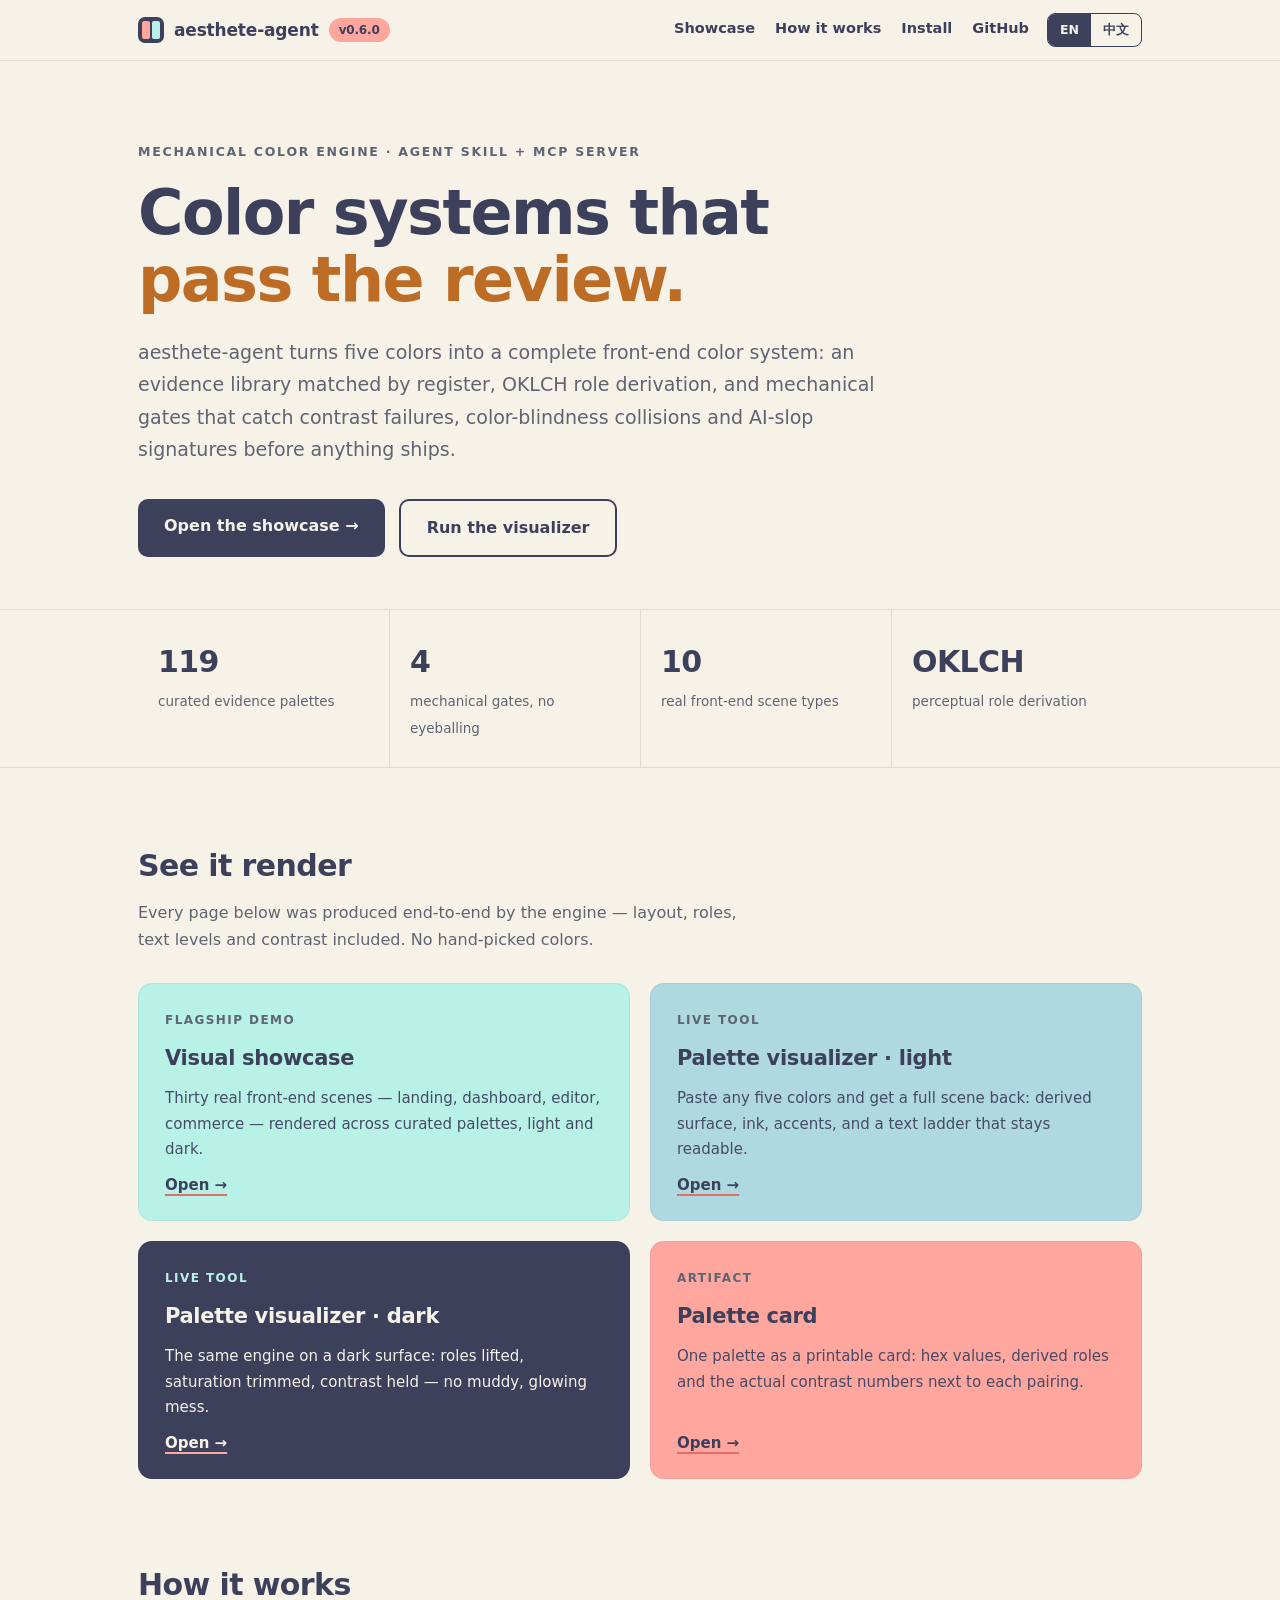
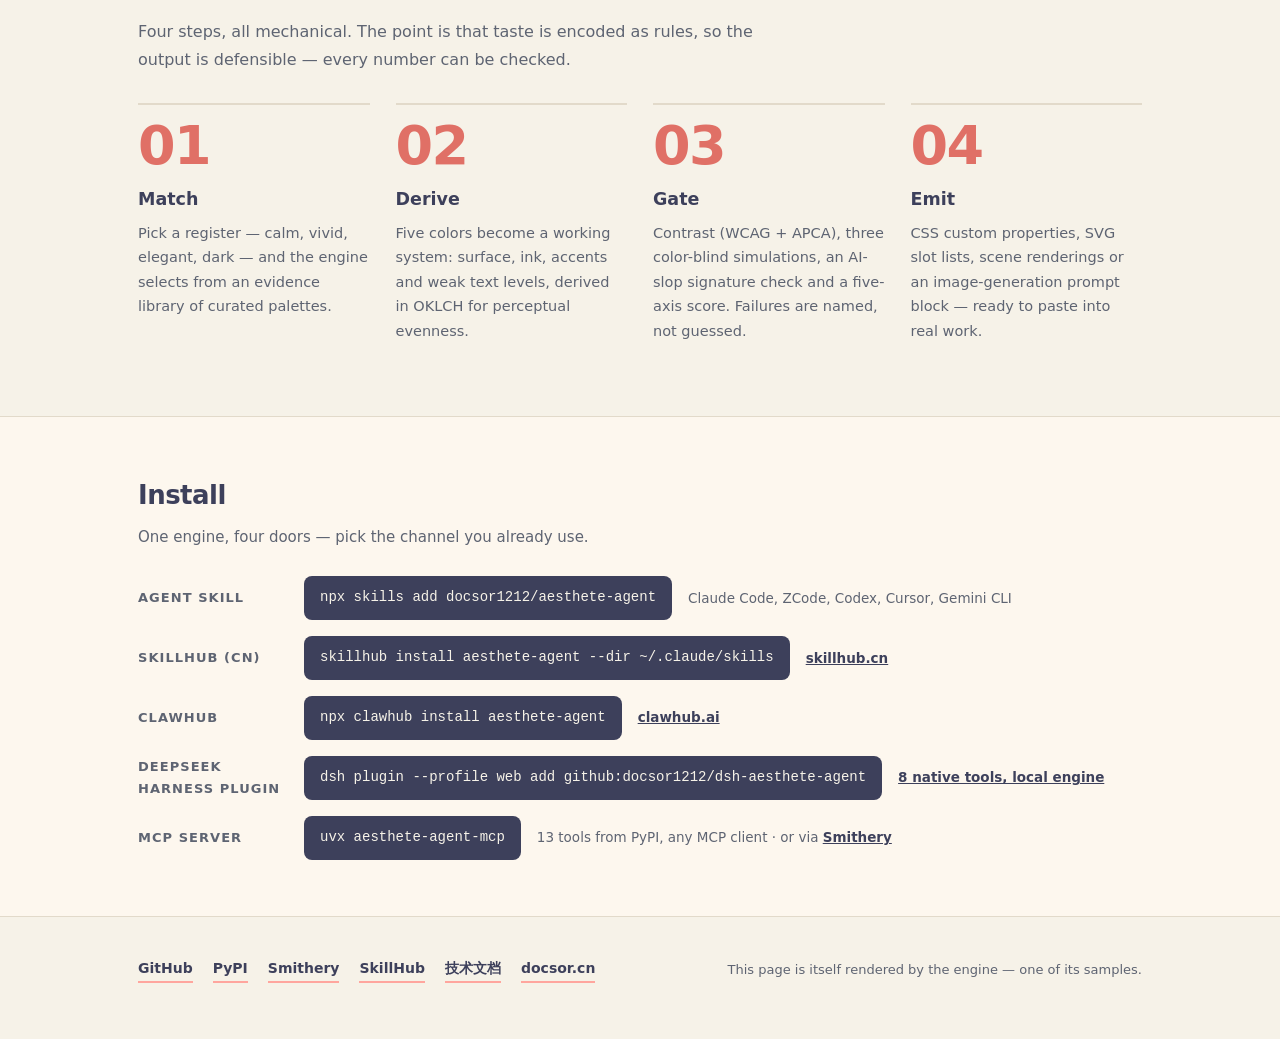
<file: docs/index.html>
<!DOCTYPE html>
<html lang="en">
<head>
<meta charset="utf-8">
<meta name="viewport" content="width=device-width, initial-scale=1">
<title>aesthete-agent — color systems that pass the review</title>
<meta name="description" content="A mechanical color engine for front-end work: register-matched palette library, OKLCH role derivation, and four gates that catch contrast failures, color-blindness collisions and AI-slop signatures before anything ships.">
<link rel="icon" href="data:image/svg+xml,%3Csvg xmlns='http://www.w3.org/2000/svg' viewBox='0 0 32 32'%3E%3Crect width='32' height='32' rx='7' fill='%233D405B'/%3E%3Crect x='6' y='6' width='9' height='20' rx='2' fill='%23FFA69E'/%3E%3Crect x='17' y='6' width='9' height='9' rx='2' fill='%23B8F2E6'/%3E%3Crect x='17' y='17' width='9' height='9' rx='2' fill='%23F6F2E8'/%3E%3C/svg%3E">
<style>
  :root{
    --paper:#F6F2E8; --panel:#FDF7EE; --ink:#3D405B; --muted:#5E6472;
    --coral:#E07066; --coralsoft:#FFA69E; --mint:#B8F2E6; --mist:#AED9E0;
    --bronze:#BC6C25; --line:#E2DACA;
    --sans:system-ui,-apple-system,"Segoe UI","PingFang SC","Hiragino Sans GB","Microsoft YaHei","Noto Sans SC",sans-serif;
    --serif:Georgia,"Times New Roman","Songti SC","STSong","SimSun",serif;
  }
  *{box-sizing:border-box; margin:0; padding:0}
  html{scroll-behavior:smooth}
  body{background:var(--paper); color:var(--ink); font-family:var(--sans); line-height:1.7}
  .wrap{max-width:1060px; margin:0 auto; padding:0 28px}
  body[data-lang="en"] .l-zh{display:none !important}
  body[data-lang="zh"] .l-en{display:none !important}
  /* 中文态:衬线标题——真字重思源宋体子集(OFL-1.1,67 字符 23KB/枚,font-display swap 宋体兜底) */
  @font-face{
    font-family:"CJK Serif Black";
    src:url("fonts/cjk-title-black.woff2") format("woff2");
    font-display:swap; font-weight:900;
  }
  @font-face{
    font-family:"CJK Serif Bold";
    src:url("fonts/cjk-title-bold.woff2") format("woff2");
    font-display:swap; font-weight:700;
  }
  body[data-lang="zh"] .hero h1{font-family:"CJK Serif Black",var(--serif); font-weight:900; letter-spacing:0.05em; line-height:1.18}
  body[data-lang="zh"] .sec-head h2{font-family:"CJK Serif Bold",var(--serif); font-weight:700; letter-spacing:0.04em}
  body[data-lang="zh"] .install h2{font-family:"CJK Serif Bold",var(--serif); font-weight:700}
  body[data-lang="zh"] .card h3{font-family:"CJK Serif Bold",var(--serif); font-weight:700; letter-spacing:0.02em}
  body[data-lang="zh"] .step h4{letter-spacing:0.04em}
  body[data-lang="zh"] .kicker{letter-spacing:0.18em; text-transform:none}
  body[data-lang="zh"] .hero p{font-size:17.5px; letter-spacing:0.01em}
  body[data-lang="zh"] .hero h1 em{margin-left:0.08em}

  /* ── topbar ── */
  .top{border-bottom:1px solid var(--line); position:sticky; top:0; background:var(--paper); z-index:40}
  .top .wrap{display:flex; align-items:center; height:60px; gap:18px}
  .top nav.links{margin-left:auto}
  .brand{display:flex; align-items:center; gap:10px; font-weight:700; font-size:17px; letter-spacing:-0.01em; color:var(--ink); text-decoration:none; white-space:nowrap}
  .brand .mark{width:26px; height:26px; border-radius:7px; background:var(--ink); display:inline-flex; padding:4px; gap:2px}
  .brand .mark i{display:block; flex:1; border-radius:2px}
  .chip{font-size:12px; font-weight:700; background:var(--coralsoft); color:var(--ink); border-radius:999px; padding:2px 10px}
  .top nav{display:flex; gap:20px; align-items:center; flex-wrap:wrap}
  .top nav a{color:var(--ink); text-decoration:none; font-size:14.5px; font-weight:600; border-bottom:2px solid transparent; padding-bottom:2px; white-space:nowrap}
  .top nav a:hover{border-bottom-color:var(--coral)}
  .langsw{display:flex; border:1.5px solid var(--ink); border-radius:8px; overflow:hidden; font-size:12.5px; font-weight:700}
  .langsw button{border:none; background:transparent; color:var(--ink); padding:5px 12px; cursor:pointer; font:inherit; white-space:nowrap}
  .langsw button.on{background:var(--ink); color:var(--paper)}
  .h2sec,.scene-anchor{scroll-margin-top:76px}

  @media (max-width:640px){
    .hero{padding:52px 0 38px}
    .top .wrap{height:auto; min-height:56px; flex-wrap:wrap; row-gap:8px; padding-top:10px; padding-bottom:10px}
    .top nav.links{order:3; flex-basis:100%; margin-left:0; gap:16px; flex-wrap:nowrap; overflow-x:auto; scrollbar-width:none; justify-content:flex-start}
    .top nav::-webkit-scrollbar{display:none}
    .kicker{font-size:11px; letter-spacing:0.12em}
    .hero h1{font-size:clamp(30px,9.5vw,38px); letter-spacing:0.03em}
    .hero p{font-size:16px}
    .stat{border-left:none; border-top:1px solid var(--line)}
    .stats .wrap{flex-direction:column}
    .stat:first-child{border-top:none}
    .row .lbl{width:100%}
  }


  /* ── hero ── */
  .hero{padding:80px 0 52px}
  .kicker{font-size:12.5px; font-weight:700; letter-spacing:0.14em; text-transform:uppercase; color:var(--muted)}
  .hero h1{font-size:clamp(38px,6vw,62px); line-height:1.08; letter-spacing:-0.025em; font-weight:800; max-width:17ch; margin:18px 0 22px}
  .hero h1 em{font-style:normal; color:var(--bronze)}
  .hero p{font-size:19px; color:var(--muted); max-width:64ch; margin-bottom:34px}
  .cta{display:flex; gap:14px; flex-wrap:wrap}
  .btn{display:inline-block; font-weight:700; font-size:16px; text-decoration:none; border-radius:10px; padding:13px 26px}
  .btn.primary{background:var(--ink); color:var(--paper)}
  .btn.primary:hover{background:#2E3147}
  .btn.ghost{color:var(--ink); border:2px solid var(--ink)}
  .btn.ghost:hover{background:var(--panel)}

  /* ── stat strip ── */
  .stats{border-top:1px solid var(--line); border-bottom:1px solid var(--line)}
  .stats .wrap{display:flex; flex-wrap:wrap}
  .stat{flex:1 1 160px; padding:26px 20px; border-left:1px solid var(--line)}
  .stat:first-child{border-left:none}
  .stat b{display:block; font-size:30px; font-weight:800; letter-spacing:-0.02em}
  .stat span{font-size:13.5px; color:var(--muted)}

  /* ── demos ── */
  .demos{padding:72px 0 8px}
  .sec-head{margin-bottom:30px}
  .sec-head h2{font-size:30px; letter-spacing:-0.02em; font-weight:800}
  .sec-head p{color:var(--muted); margin-top:8px; max-width:62ch}
  .grid{display:grid; grid-template-columns:repeat(auto-fit,minmax(min(100%,380px),1fr)); gap:20px}
  .card{border-radius:14px; padding:26px 26px 22px; text-decoration:none; color:var(--ink); display:flex; flex-direction:column; gap:10px; border:1px solid rgba(61,64,91,0.08); transition:transform .15s ease, box-shadow .15s ease}
  .card:hover{transform:translateY(-3px); box-shadow:0 10px 24px rgba(61,64,91,0.10)}
  .card .tag{font-size:12px; font-weight:700; letter-spacing:0.12em; text-transform:uppercase; color:var(--muted)}
  .card h3{font-size:21px; letter-spacing:-0.015em; font-weight:800}
  .card p{font-size:15px; color:#464A66; flex:1}
  .card .go{font-weight:700; font-size:15px; color:var(--ink); text-decoration:underline; text-decoration-color:var(--coral); text-decoration-thickness:2px; text-underline-offset:4px}
  .card.c-mint{background:var(--mint)}
  .card.c-mist{background:var(--mist)}
  .card.c-coral{background:var(--coralsoft)}
  .card.c-dark{background:var(--ink)}
  .card.c-dark,.card.c-dark p{color:var(--paper)}
  .card.c-dark .tag{color:var(--mint)}
  .card.c-dark .go{color:var(--paper); text-decoration-color:var(--coralsoft)}

  /* ── how ── */
  .how{padding:72px 0}
  .steps{display:grid; grid-template-columns:repeat(auto-fit,minmax(220px,1fr)); gap:26px}
  .step{position:relative; padding-top:14px; border-top:2px solid var(--line)}
  .step .num{font-size:54px; font-weight:800; letter-spacing:-0.03em; color:var(--coral); line-height:1}
  .step h4{font-size:17.5px; font-weight:800; margin:12px 0 6px}
  .step p{font-size:14.5px; color:var(--muted)}

  /* ── install ── */
  .install{background:var(--panel); border-top:1px solid var(--line); border-bottom:1px solid var(--line); padding:56px 0}
  .install h2{font-size:26px; letter-spacing:-0.02em; font-weight:800; margin-bottom:8px}
  .install .sub{color:var(--muted); font-size:15px; margin-bottom:26px}
  .rows{display:flex; flex-direction:column; gap:16px}
  .row{display:flex; align-items:center; gap:16px; flex-wrap:wrap}
  .row .lbl{width:150px; font-size:13px; font-weight:700; letter-spacing:0.08em; text-transform:uppercase; color:var(--muted)}
  .row code{background:var(--ink); color:var(--paper); font-size:14px; border-radius:8px; padding:10px 16px; font-family:ui-monospace,"Cascadia Code",Consolas,monospace; overflow-x:auto; max-width:100%}
  .row .note{font-size:13.5px; color:var(--muted)}
  .row .note a{color:var(--ink); font-weight:600}

  /* ── footer ── */
  footer{padding:40px 0 56px}
  footer .wrap{display:flex; justify-content:space-between; align-items:center; gap:18px; flex-wrap:wrap}
  footer nav{display:flex; gap:20px; flex-wrap:wrap}
  footer a{color:var(--ink); font-size:14px; font-weight:600; text-decoration:none; border-bottom:2px solid var(--coralsoft)}
  footer a:hover{border-bottom-color:var(--coral)}
  footer .fine{font-size:13px; color:var(--muted)}

  @media (max-width:640px){
    .stat{border-left:none; border-top:1px solid var(--line)}
    .stats .wrap{flex-direction:column}
    .stat:first-child{border-top:none}
    .row .lbl{width:100%}
  }

</style>
</head>
<body data-lang="en">

<header class="top">
  <div class="wrap">
    <a class="brand" href="./">
      <span class="mark" aria-hidden="true"><i style="background:var(--coralsoft)"></i><i style="background:var(--mint)"></i></span>
      aesthete-agent <span class="chip">v0.6.0</span>
    </a>
    <nav class="links">
      <span class="l-en" style="display:contents">
        <a href="demo/showcase.html">Showcase</a>
        <a href="#how">How it works</a>
        <a href="#install">Install</a>
        <a href="https://github.com/docsor1212/aesthete-agent">GitHub</a>
      </span>
      <span class="l-zh" style="display:contents">
        <a href="demo/showcase.html">效果演示</a>
        <a href="#how">工作原理</a>
        <a href="#install">安装</a>
        <a href="https://github.com/docsor1212/aesthete-agent">GitHub</a>
      </span>
    </nav>
    <span class="langsw" role="group" aria-label="Language">
      <button type="button" id="btn-en" class="on" onclick="setLang('en')">EN</button>
      <button type="button" id="btn-zh" onclick="setLang('zh')">中文</button>
    </span>
  </div>
</header>

<script>
function setLang(l){
  document.body.setAttribute('data-lang', l);
  document.documentElement.lang = (l === 'zh') ? 'zh-CN' : 'en';
  document.getElementById('btn-en').className = (l === 'en') ? 'on' : '';
  document.getElementById('btn-zh').className = (l === 'zh') ? 'on' : '';
  try { localStorage.setItem('aa-lang', l); } catch(e){}
}
try { var saved = localStorage.getItem('aa-lang'); if (saved === 'zh' || saved === 'en') setLang(saved); } catch(e){}
</script>

<section class="hero">
  <div class="wrap">
    <div class="kicker l-en">Mechanical color engine · Agent skill + MCP server</div>
    <div class="kicker l-zh">机械配色引擎 · Agent Skill + MCP 服务器</div>
    <h1 class="l-en">Color systems that <em>pass the review.</em></h1>
    <h1 class="l-zh">让每一处配色，<br><em>都经得起评审。</em></h1>
    <p class="l-en">aesthete-agent turns five colors into a complete front-end color system: an evidence library matched by register, OKLCH role derivation, and mechanical gates that catch contrast failures, color-blindness collisions and AI-slop signatures before anything ships.</p>
    <p class="l-zh">aesthete-agent 把五个颜色变成一套完整的前端配色系统：按语域匹配的实证色板库、OKLCH 角色派生，以及一组机械闸门——在交付之前就抓住对比度不足、色盲碰撞和 AI 味签名。</p>
    <div class="cta">
      <a class="btn primary l-en" href="demo/showcase.html">Open the showcase →</a>
      <a class="btn primary l-zh" href="demo/showcase.html">打开效果演示 →</a>
      <a class="btn ghost l-en" href="demo/visualizer-light.html">Run the visualizer</a>
      <a class="btn ghost l-zh" href="demo/visualizer-light.html">在线试配色</a>
    </div>
  </div>
</section>

<section class="stats">
  <div class="wrap">
    <div class="stat"><b>119</b><span class="l-en">curated evidence palettes</span><span class="l-zh">精选实证色板</span></div>
    <div class="stat"><b>4</b><span class="l-en">mechanical gates, no eyeballing</span><span class="l-zh">道机械闸门，不靠目测</span></div>
    <div class="stat"><b>10</b><span class="l-en">real front-end scene types</span><span class="l-zh">种真实前端场景</span></div>
    <div class="stat"><b>OKLCH</b><span class="l-en">perceptual role derivation</span><span class="l-zh">感知均匀的角色派生</span></div>
  </div>
</section>

<section class="demos">
  <div class="wrap">
    <div class="sec-head">
      <h2 class="l-en">See it render</h2>
      <h2 class="l-zh">看它渲染</h2>
      <p class="l-en">Every page below was produced end-to-end by the engine — layout, roles, text levels and contrast included. No hand-picked colors.</p>
      <p class="l-zh">下面每个页面都由引擎端到端产出——版式、角色、文字阶梯、对比度全部内建。没有一张是手工挑色的。</p>
    </div>
    <div class="grid">
      <a class="card c-mint" href="demo/showcase.html">
        <span class="tag l-en">Flagship demo</span><span class="tag l-zh">主展示</span>
        <h3 class="l-en">Visual showcase</h3><h3 class="l-zh">视觉 showcase</h3>
        <p class="l-en">Thirty real front-end scenes — landing, dashboard, editor, commerce — rendered across curated palettes, light and dark.</p>
        <p class="l-zh">三十个真实前端场景——落地页、仪表盘、编辑页、电商——横跨精选色板，明亮与暗色。</p>
        <span class="go l-en">Open →</span><span class="go l-zh">进入 →</span>
      </a>
      <a class="card c-mist" href="demo/visualizer-light.html">
        <span class="tag l-en">Live tool</span><span class="tag l-zh">在线工具</span>
        <h3 class="l-en">Palette visualizer · light</h3><h3 class="l-zh">配色可视化 · 明亮</h3>
        <p class="l-en">Paste any five colors and get a full scene back: derived surface, ink, accents, and a text ladder that stays readable.</p>
        <p class="l-zh">输入任意五个颜色，得到完整场景：派生的底色、墨色、强调口，以及始终可读的文字阶梯。</p>
        <span class="go l-en">Open →</span><span class="go l-zh">进入 →</span>
      </a>
      <a class="card c-dark" href="demo/visualizer-dark.html">
        <span class="tag l-en">Live tool</span><span class="tag l-zh">在线工具</span>
        <h3 class="l-en">Palette visualizer · dark</h3><h3 class="l-zh">配色可视化 · 暗色</h3>
        <p class="l-en">The same engine on a dark surface: roles lifted, saturation trimmed, contrast held — no muddy, glowing mess.</p>
        <p class="l-zh">同一引擎的暗色表现：角色抬亮、降饱和、对比度守住——不发闷、不刺眼。</p>
        <span class="go l-en">Open →</span><span class="go l-zh">进入 →</span>
      </a>
      <a class="card c-coral" href="demo/card.html">
        <span class="tag l-en">Artifact</span><span class="tag l-zh">交付件</span>
        <h3 class="l-en">Palette card</h3><h3 class="l-zh">色板卡</h3>
        <p class="l-en">One palette as a printable card: hex values, derived roles and the actual contrast numbers next to each pairing.</p>
        <p class="l-zh">一块色板的可打印卡片：hex 值、派生角色，以及每对组合的实测对比度数字。</p>
        <span class="go l-en">Open →</span><span class="go l-zh">进入 →</span>
      </a>
    </div>
  </div>
</section>

<section class="how" id="how">
  <div class="wrap">
    <div class="sec-head">
      <h2 class="l-en">How it works</h2>
      <h2 class="l-zh">工作原理</h2>
      <p class="l-en">Four steps, all mechanical. The point is that taste is encoded as rules, so the output is defensible — every number can be checked.</p>
      <p class="l-zh">四步，全部机械化。核心是把品味编码成规则，让产出可辩护——每个数字都能复核。</p>
    </div>
    <div class="steps">
      <div class="step">
        <div class="num">01</div>
        <h4 class="l-en">Match</h4><h4 class="l-zh">选库</h4>
        <p class="l-en">Pick a register — calm, vivid, elegant, dark — and the engine selects from an evidence library of curated palettes.</p>
        <p class="l-zh">给定语域——沉静、鲜艳、典雅、暗色——引擎从实证色板库中排序选板。</p>
      </div>
      <div class="step">
        <div class="num">02</div>
        <h4 class="l-en">Derive</h4><h4 class="l-zh">派生</h4>
        <p class="l-en">Five colors become a working system: surface, ink, accents and weak text levels, derived in OKLCH for perceptual evenness.</p>
        <p class="l-zh">五个颜色长成一套可用系统：底色、墨色、强调口与弱文字层级，在 OKLCH 里派生，感知均匀。</p>
      </div>
      <div class="step">
        <div class="num">03</div>
        <h4 class="l-en">Gate</h4><h4 class="l-zh">过闸</h4>
        <p class="l-en">Contrast (WCAG + APCA), three color-blind simulations, an AI-slop signature check and a five-axis score. Failures are named, not guessed.</p>
        <p class="l-zh">对比度（WCAG + APCA）、三重色盲模拟、AI 味签名检查、五维评分。失败有名有姓，不靠猜。</p>
      </div>
      <div class="step">
        <div class="num">04</div>
        <h4 class="l-en">Emit</h4><h4 class="l-zh">交付</h4>
        <p class="l-en">CSS custom properties, SVG slot lists, scene renderings or an image-generation prompt block — ready to paste into real work.</p>
        <p class="l-zh">CSS 变量、SVG 槽位清单、场景渲染图或图像生成提示词块——直接粘进真实工程。</p>
      </div>
    </div>
  </div>
</section>

<section class="install" id="install">
  <div class="wrap">
    <h2 class="l-en">Install</h2>
    <h2 class="l-zh">安装</h2>
    <p class="sub l-en">One engine, four doors — pick the channel you already use.</p>
    <p class="sub l-zh">一个引擎，四条通道——用你顺手的那条。</p>
    <div class="rows">
      <div class="row">
        <span class="lbl l-en">Agent skill</span><span class="lbl l-zh">Agent Skill</span>
        <code>npx skills add docsor1212/aesthete-agent</code>
        <span class="note l-en">Claude Code, ZCode, Codex, Cursor, Gemini CLI</span>
        <span class="note l-zh">Claude Code、ZCode、Codex、Cursor、Gemini CLI</span>
      </div>
      <div class="row">
        <span class="lbl l-en">SkillHub (CN)</span><span class="lbl l-zh">SkillHub（国内）</span>
        <code>skillhub install aesthete-agent --dir ~/.claude/skills</code>
        <span class="note l-en"><a href="https://skillhub.cn/skills/aesthete-agent">skillhub.cn</a></span>
        <span class="note l-zh"><a href="https://skillhub.cn/skills/aesthete-agent">skillhub.cn</a></span>
      </div>
      <div class="row">
        <span class="lbl l-en">ClawHub</span><span class="lbl l-zh">ClawHub</span>
        <code>npx clawhub install aesthete-agent</code>
        <span class="note l-en"><a href="https://clawhub.ai/skills/aesthete-agent">clawhub.ai</a></span>
        <span class="note l-zh"><a href="https://clawhub.ai/skills/aesthete-agent">clawhub.ai</a></span>
      </div>
      <div class="row">
        <span class="lbl l-en">DeepSeek Harness plugin</span><span class="lbl l-zh">DeepSeek Harness 原生插件</span>
        <code>dsh plugin --profile web add github:docsor1212/dsh-aesthete-agent</code>
        <span class="note l-en"><a href="https://github.com/docsor1212/dsh-aesthete-agent">8 native tools, local engine</a></span>
        <span class="note l-zh"><a href="https://github.com/docsor1212/dsh-aesthete-agent">8 个原生工具，本地引擎</a></span>
      </div>
      <div class="row">
        <span class="lbl l-en">MCP server</span><span class="lbl l-zh">MCP 服务器</span>
        <code>uvx aesthete-agent-mcp</code>
        <span class="note l-en">13 tools from PyPI, any MCP client · or via <a href="https://smithery.ai/server/docsor1212/aesthete-agent-mcp">Smithery</a></span>
        <span class="note l-zh">来自 PyPI 的 13 个工具，任何 MCP 客户端 · 或经 <a href="https://smithery.ai/server/docsor1212/aesthete-agent-mcp">Smithery</a></span>
      </div>
    </div>
  </div>
</section>

<footer>
  <div class="wrap">
    <nav>
      <a href="https://github.com/docsor1212/aesthete-agent">GitHub</a>
      <a href="https://pypi.org/project/aesthete-agent-mcp/">PyPI</a>
      <a href="https://smithery.ai/server/docsor1212/aesthete-agent-mcp">Smithery</a>
      <a href="https://skillhub.cn/skills/aesthete-agent">SkillHub</a>
      <a href="docs.html">技术文档</a>
      <a href="https://docsor.cn/">docsor.cn</a>
    </nav>
    <span class="fine l-en">This page is itself rendered by the engine — one of its samples.</span>
    <span class="fine l-zh">本页本身就是引擎的产出之一——它自己的样张。</span>
  </div>
</footer>

</body>
</html>
</file>
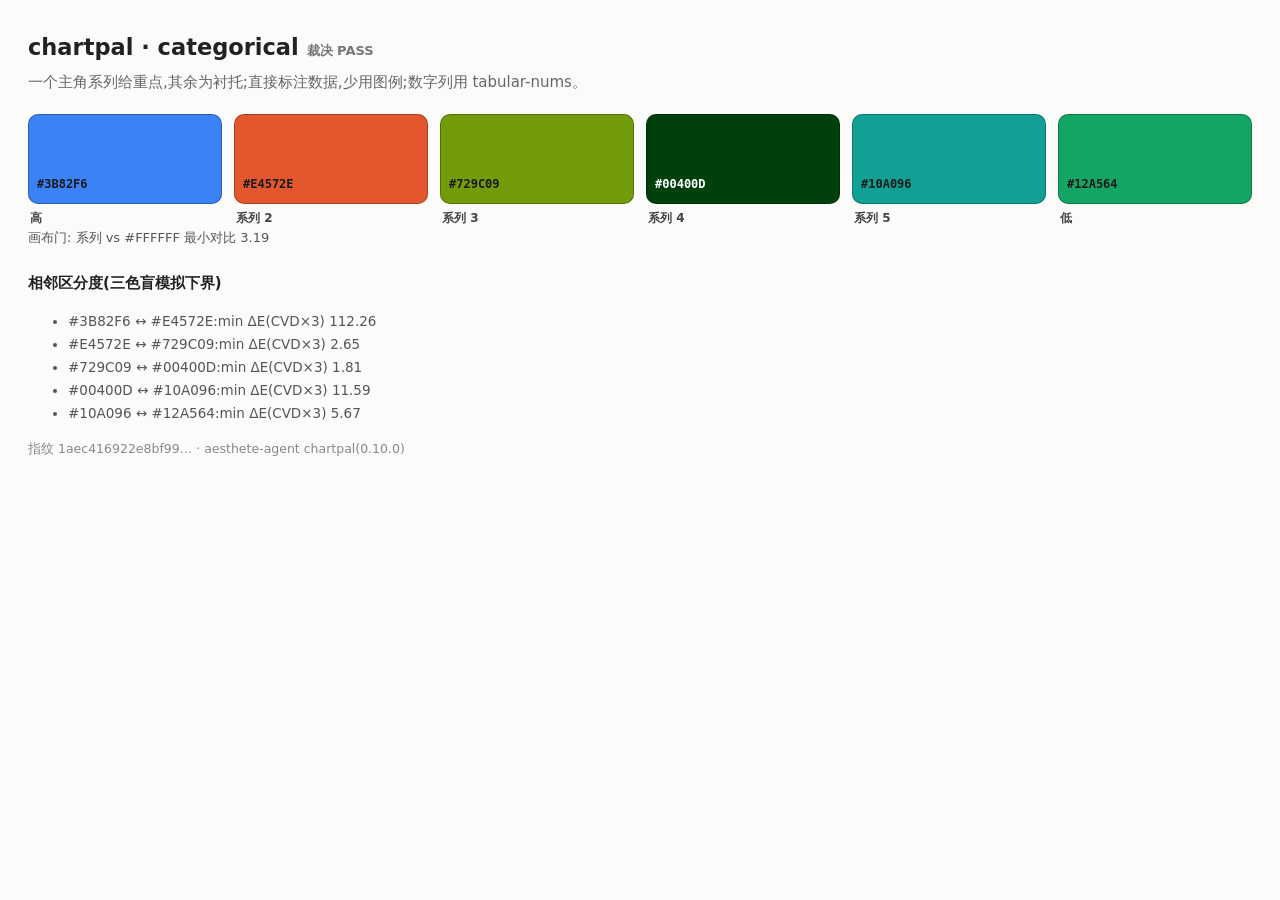
<file: chartpal.html>
<!doctype html><html lang="zh"><head><meta charset="utf-8"><title>chartpal · categorical</title></head>
<body style="font:15px/1.7 system-ui;margin:0;padding:28px;background:#FBFBF9;color:#222">
<h2 style="margin:0 0 4px">chartpal · categorical <span style="font-size:13px;color:#777">裁决 PASS</span></h2>
<p style="color:#666;margin:0 0 18px">一个主角系列给重点,其余为衬托;直接标注数据,少用图例;数字列用 tabular-nums。</p>
<div style="display:flex;gap:12px;flex-wrap:wrap"><div style="flex:1;min-width:86px"><div style="background:#3B82F6;height:72px;border-radius:10px;border:1px solid rgba(0,0,0,.28);display:flex;align-items:flex-end;justify-content:flex-start;padding:8px"><code style="color:#1A1A1A;font-size:12px;font-weight:700">#3B82F6</code></div><p style="margin:6px 2px 0;font:600 12px system-ui;color:#444">高</p></div><div style="flex:1;min-width:86px"><div style="background:#E4572E;height:72px;border-radius:10px;border:1px solid rgba(0,0,0,.28);display:flex;align-items:flex-end;justify-content:flex-start;padding:8px"><code style="color:#1A1A1A;font-size:12px;font-weight:700">#E4572E</code></div><p style="margin:6px 2px 0;font:600 12px system-ui;color:#444">系列 2</p></div><div style="flex:1;min-width:86px"><div style="background:#729C09;height:72px;border-radius:10px;border:1px solid rgba(0,0,0,.28);display:flex;align-items:flex-end;justify-content:flex-start;padding:8px"><code style="color:#1A1A1A;font-size:12px;font-weight:700">#729C09</code></div><p style="margin:6px 2px 0;font:600 12px system-ui;color:#444">系列 3</p></div><div style="flex:1;min-width:86px"><div style="background:#00400D;height:72px;border-radius:10px;border:1px solid rgba(0,0,0,.28);display:flex;align-items:flex-end;justify-content:flex-start;padding:8px"><code style="color:#FFFFFF;font-size:12px;font-weight:700">#00400D</code></div><p style="margin:6px 2px 0;font:600 12px system-ui;color:#444">系列 4</p></div><div style="flex:1;min-width:86px"><div style="background:#10A096;height:72px;border-radius:10px;border:1px solid rgba(0,0,0,.28);display:flex;align-items:flex-end;justify-content:flex-start;padding:8px"><code style="color:#1A1A1A;font-size:12px;font-weight:700">#10A096</code></div><p style="margin:6px 2px 0;font:600 12px system-ui;color:#444">系列 5</p></div><div style="flex:1;min-width:86px"><div style="background:#12A564;height:72px;border-radius:10px;border:1px solid rgba(0,0,0,.28);display:flex;align-items:flex-end;justify-content:flex-start;padding:8px"><code style="color:#1A1A1A;font-size:12px;font-weight:700">#12A564</code></div><p style="margin:6px 2px 0;font:600 12px system-ui;color:#444">低</p></div></div>
<p style="font-size:13px;color:#555;margin:0 0 6px">画布门: 系列 vs #FFFFFF 最小对比 3.19</p>
<h3 style="font-size:15px;margin:22px 0 8px">相邻区分度(三色盲模拟下界)</h3>
<ul style="font-size:13.5px;color:#555"><li>#3B82F6 ↔ #E4572E:min ΔE(CVD×3) 112.26</li><li>#E4572E ↔ #729C09:min ΔE(CVD×3) 2.65</li><li>#729C09 ↔ #00400D:min ΔE(CVD×3) 1.81</li><li>#00400D ↔ #10A096:min ΔE(CVD×3) 11.59</li><li>#10A096 ↔ #12A564:min ΔE(CVD×3) 5.67</li></ul>
<p style="font-size:12.5px;color:#888">指纹 1aec416922e8bf99… · aesthete-agent chartpal(0.10.0)</p>
</body></html>
</file>
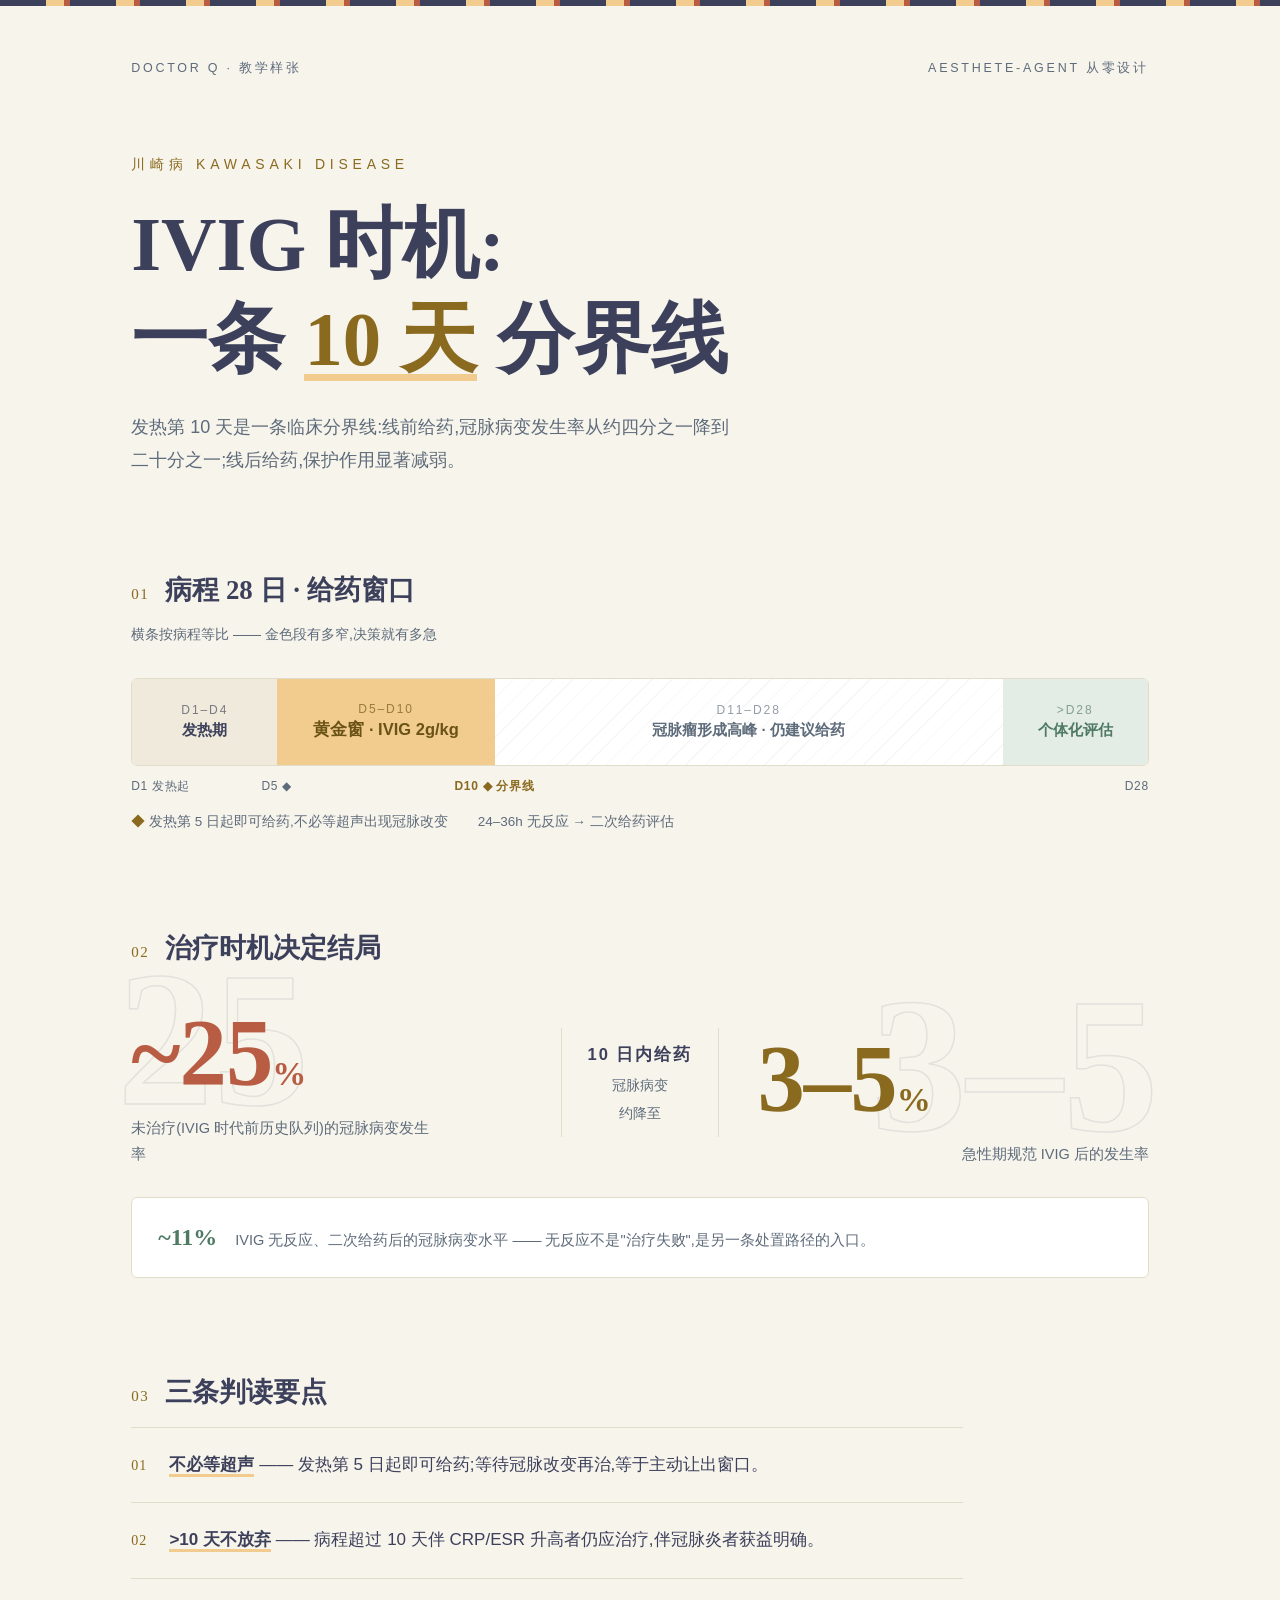
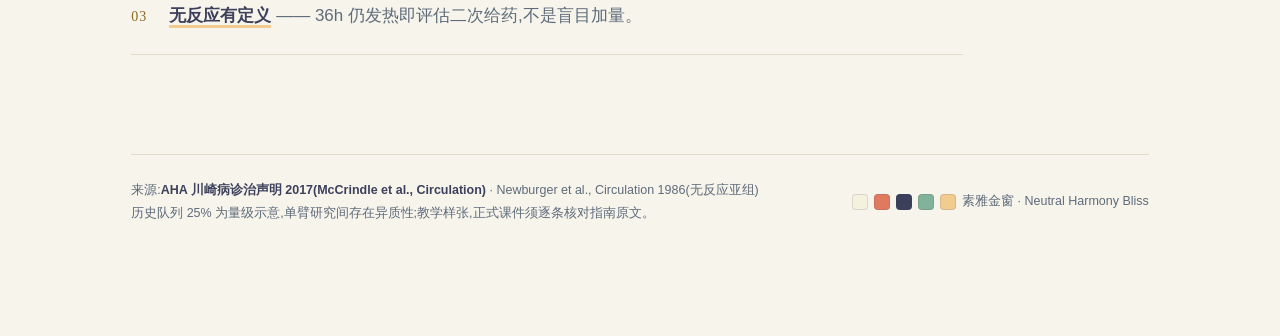
<file: examples/example-kd-teaching-page.html>
<!DOCTYPE html>
<html lang="zh">
<head>
<meta charset="utf-8">
<meta name="viewport" content="width=device-width, initial-scale=1">
<title>川崎病 IVIG 时机 — 素雅版</title>
<style>
  :root{
    --paper:#F7F4EC; --card:#FFFFFF; --wash:#EFEADB;
    --ink:#3D405B; --ink-2:#5E6B7A; --hair:#E2DCCB;
    --amber:#8A6A1F; --honey:#F2CC8F;
    --terra:#B85C44; --sage:#81B29A; --sage-deep:#4E7A64;
    --serif:"Noto Serif SC","Source Han Serif SC","Songti SC","SimSun",serif;
    --sans:-apple-system,"SF Pro Text","PingFang SC","Microsoft YaHei",sans-serif;
  }
  *{margin:0;padding:0;box-sizing:border-box}
  body{background:var(--paper);color:var(--ink);font-family:var(--sans);line-height:1.8;
       -webkit-font-smoothing:antialiased}
  .stripe{height:6px;background:repeating-linear-gradient(90deg,var(--ink) 0 46px,var(--honey) 46px 64px,var(--terra) 64px 70px)}
  .wrap{max-width:1120px;margin:0 auto;padding:clamp(28px,4vw,56px) clamp(20px,4vw,56px) 110px;position:relative}

  .meta{display:flex;justify-content:space-between;font-size:12.5px;letter-spacing:.22em;
        color:var(--ink-2);text-transform:uppercase;margin-bottom:clamp(48px,8vh,96px)}

  .kicker{color:var(--amber);font-size:14px;letter-spacing:.34em;margin-bottom:20px}
  h1{font-family:var(--serif);font-weight:700;font-size:clamp(42px,6vw,78px);
     line-height:1.24;color:var(--ink)}
  h1 .ten{color:var(--amber);position:relative;white-space:nowrap}
  h1 .ten::after{content:"";position:absolute;left:0;right:0;bottom:.02em;height:.09em;background:var(--honey);z-index:-1}
  .standfirst{margin-top:24px;max-width:34em;color:var(--ink-2);font-size:clamp(15.5px,1.5vw,18px)}

  /* 金窗时间轴 */
  .window{margin-top:clamp(64px,10vh,120px)}
  .sec-h{display:flex;align-items:baseline;gap:16px;margin-bottom:8px}
  .sec-h .no{font-family:var(--serif);font-size:15px;color:var(--amber);letter-spacing:.1em}
  .sec-h h2{font-family:var(--serif);font-size:clamp(21px,2.1vw,27px);font-weight:700}
  .window .sub{color:var(--ink-2);font-size:14px;margin-bottom:30px}
  .track{position:relative;height:88px;border:1px solid var(--hair);border-radius:6px;
         overflow:hidden;display:flex;background:var(--card)}
  .seg{position:relative;display:flex;align-items:center;justify-content:center;
       text-align:center;flex-direction:column;line-height:1.45}
  .seg .d{font-size:12px;letter-spacing:.16em;opacity:.66}
  .seg .t{font-size:15px;font-weight:600}
  .seg.fever{width:14.3%;background:var(--wash);color:var(--ink)}
  .seg.gold{width:21.4%;background:var(--honey);color:#6B5216}
  .seg.gold .t{font-size:16.5px;font-weight:700;color:#6B5216}
  .seg.risk{width:50%;color:var(--ink-2);
            background-image:repeating-linear-gradient(135deg,transparent 0 13px,rgba(51,56,79,.045) 13px 14px)}
  .seg.late{width:14.3%;background:#E4ECE6;color:var(--sage-deep)}
  .scale{position:relative;height:18px;margin-top:10px;font-size:12px;color:var(--ink-2);letter-spacing:.06em}
  .scale span{position:absolute;transform:translateX(-50%);white-space:nowrap}
  .scale span:first-child{transform:none}
  .scale span:last-child{transform:none;right:0}
  .scale b{color:var(--amber);font-weight:700}
  .caption{display:flex;gap:30px;margin-top:16px;flex-wrap:wrap;font-size:13.5px;color:var(--ink-2)}
  .caption i{font-style:normal;color:var(--amber)}

  /* 数据对峙 + 幽灵数字 */
  .duel{margin-top:clamp(64px,10vh,120px);position:relative}
  .duel-grid{display:grid;grid-template-columns:1fr auto 1fr;gap:clamp(20px,3vw,44px);align-items:end}
  .numblock{position:relative;padding-top:8px}
  .ghost{position:absolute;top:-54px;left:-14px;font-family:var(--serif);font-weight:700;
         font-size:clamp(120px,15vw,210px);line-height:1;color:transparent;
         -webkit-text-stroke:1.5px rgba(51,56,79,.10);pointer-events:none;user-select:none}
  .numblock.r .ghost{left:auto;right:-10px}
  .num{position:relative;font-family:var(--serif);font-weight:700;
       font-size:clamp(58px,7.4vw,104px);line-height:1;letter-spacing:-.01em}
  .num small{font-size:.36em}
  .num.red{color:var(--terra)}
  .num.amber{color:var(--amber)}
  .numlab{position:relative;margin-top:14px;font-size:14.5px;color:var(--ink-2);max-width:21em}
  .numlab.r{text-align:right;margin-left:auto}
  .cond{align-self:center;border-left:1px solid var(--hair);border-right:1px solid var(--hair);
        padding:10px clamp(14px,2vw,30px);text-align:center;color:var(--ink-2);font-size:14px;line-height:2}
  .cond b{display:block;color:var(--ink);font-size:16.5px;letter-spacing:.12em}
  .duel2{margin-top:30px;display:flex;gap:18px;align-items:baseline;
         background:var(--card);border:1px solid var(--hair);border-radius:6px;padding:18px 26px}
  .duel2 b{color:var(--sage-deep);font-family:var(--serif);font-size:24px;white-space:nowrap}
  .duel2 span{color:var(--ink-2);font-size:14.5px}

  /* 判读要点 */
  .points{margin-top:clamp(64px,10vh,120px);max-width:52em}
  .points ol{list-style:none;margin-top:10px}
  .points li{display:flex;gap:22px;padding:22px 0;border-bottom:1px solid var(--hair);
             font-size:clamp(15.5px,1.6vw,17px);align-items:baseline}
  .points li:first-child{border-top:1px solid var(--hair)}
  .points li i{font-style:normal;color:var(--amber);font-family:var(--serif);
               font-size:14px;white-space:nowrap;letter-spacing:.08em}
  .points li b{color:var(--ink);font-weight:700;border-bottom:3px solid var(--honey)}
  .points li.mut{color:var(--ink-2)}

  footer{margin-top:clamp(72px,11vh,130px);padding-top:24px;border-top:1px solid var(--hair);
         display:flex;justify-content:space-between;gap:24px;flex-wrap:wrap;
         font-size:12.5px;color:var(--ink-2);line-height:1.9}
  footer b{color:var(--ink)}
  .sw{display:flex;gap:6px;align-items:center}
  .sw i{width:16px;height:16px;border-radius:4px;display:inline-block;border:1px solid rgba(51,56,79,.14)}
  @media (max-width:760px){
    .duel-grid{grid-template-columns:1fr}
    .numlab.r{text-align:left;margin-left:0}.numblock.r .ghost{right:auto;left:-10px}
    .cond{border:none;border-top:1px solid var(--hair);border-bottom:1px solid var(--hair)}
  }
</style>
</head>
<body>
<div class="stripe"></div>
<div class="wrap">

  <div class="meta"><span>DOCTOR Q · 教学样张</span><span>AESTHETE-AGENT 从零设计</span></div>

  <header>
    <div class="kicker">川崎病 KAWASAKI DISEASE</div>
    <h1>IVIG 时机:<br>一条 <span class="ten">10 天</span> 分界线</h1>
    <p class="standfirst">发热第 10 天是一条临床分界线:线前给药,冠脉病变发生率从约四分之一降到
       二十分之一;线后给药,保护作用显著减弱。</p>
  </header>

  <section class="window">
    <div class="sec-h"><span class="no">01</span><h2>病程 28 日 · 给药窗口</h2></div>
    <div class="sub">横条按病程等比 —— 金色段有多窄,决策就有多急</div>
    <div class="track">
      <div class="seg fever"><span class="d">D1–D4</span><span class="t">发热期</span></div>
      <div class="seg gold"><span class="d">D5–D10</span><span class="t">黄金窗 · IVIG 2g/kg</span></div>
      <div class="seg risk"><span class="d">D11–D28</span><span class="t">冠脉瘤形成高峰 · 仍建议给药</span></div>
      <div class="seg late"><span class="d">&gt;D28</span><span class="t">个体化评估</span></div>
    </div>
    <div class="scale"><span>D1 发热起</span><span style="left:14.3%">D5 ◆</span><span style="left:35.7%"><b>D10 ◆ 分界线</b></span><span>D28</span></div>
    <div class="caption">
      <span><i>◆</i> 发热第 5 日起即可给药,不必等超声出现冠脉改变</span>
      <span>24–36h 无反应 → 二次给药评估</span>
    </div>
  </section>

  <section class="duel">
    <div class="sec-h"><span class="no">02</span><h2>治疗时机决定结局</h2></div>
    <div class="duel-grid" style="margin-top:26px">
      <div class="numblock">
        <div class="ghost">25</div>
        <div class="num red">~25<small>%</small></div>
        <div class="numlab">未治疗(IVIG 时代前历史队列)的冠脉病变发生率</div>
      </div>
      <div class="cond"><b>10 日内给药</b>冠脉病变<br>约降至</div>
      <div class="numblock r">
        <div class="ghost">3–5</div>
        <div class="num amber">3–5<small>%</small></div>
        <div class="numlab r">急性期规范 IVIG 后的发生率</div>
      </div>
    </div>
    <div class="duel2"><b>~11%</b><span>IVIG 无反应、二次给药后的冠脉病变水平 —— 无反应不是"治疗失败",是另一条处置路径的入口。</span></div>
  </section>

  <section class="points">
    <div class="sec-h"><span class="no">03</span><h2>三条判读要点</h2></div>
    <ol>
      <li><i>01</i><span><b>不必等超声</b> —— 发热第 5 日起即可给药;等待冠脉改变再治,等于主动让出窗口。</span></li>
      <li><i>02</i><span><b>&gt;10 天不放弃</b> —— 病程超过 10 天伴 CRP/ESR 升高者仍应治疗,伴冠脉炎者获益明确。</span></li>
      <li class="mut"><i>03</i><span><b>无反应有定义</b> —— 36h 仍发热即评估二次给药,不是盲目加量。</span></li>
    </ol>
  </section>

  <footer>
    <div>来源:<b>AHA 川崎病诊治声明 2017(McCrindle et al., Circulation)</b> ·
         Newburger et al., Circulation 1986(无反应亚组)<br>
         历史队列 25% 为量级示意,单臂研究间存在异质性;教学样张,正式课件须逐条核对指南原文。</div>
    <div class="sw" title="Neutral Harmony Bliss · aesthete-agent 库板(1.9万赞)">
      <i style="background:#F4F1DE"></i><i style="background:#E07A5F"></i><i style="background:#3D405B"></i><i style="background:#81B29A"></i><i style="background:#F2CC8F"></i>
      <span>素雅金窗 · Neutral Harmony Bliss</span>
    </div>
  </footer>

</div>
</body>
</html>
</file>
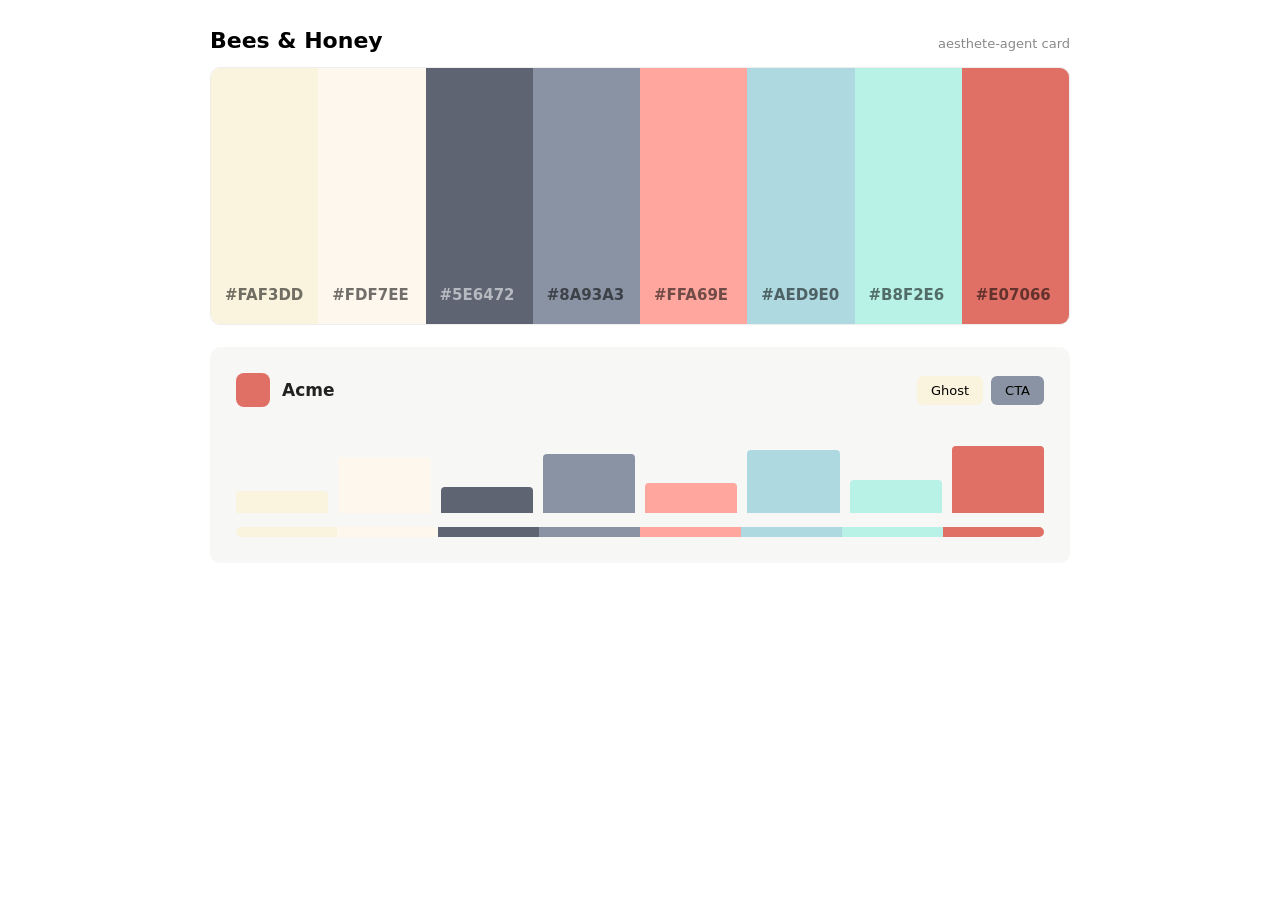
<file: docs/demo/card.html>
<!doctype html><html><head><meta charset="utf-8"><title>Bees & Honey</title></head>
<body style="margin:0;background:#fff;font-family:system-ui">
  <div style="max-width:860px;margin:0 auto;padding:28px">
    <div style="display:flex;justify-content:space-between;align-items:baseline">
      <h1 style="font:700 22px system-ui;margin:0 0 14px">Bees & Honey</h1>
      <span style="font:500 13px system-ui;color:#888">aesthete-agent card</span>
    </div>
    <div style="display:flex;border-radius:10px;overflow:hidden;border:1px solid #eee">
      
        <div style="background:#FAF3DD;color:#000000;flex:1;display:flex;flex-direction:column;
             justify-content:flex-end;padding:18px 14px;min-height:220px">
          <div style="font:600 15px/1.4 system-ui;opacity:.55">#FAF3DD</div>
        </div>
        <div style="background:#FDF7EE;color:#000000;flex:1;display:flex;flex-direction:column;
             justify-content:flex-end;padding:18px 14px;min-height:220px">
          <div style="font:600 15px/1.4 system-ui;opacity:.55">#FDF7EE</div>
        </div>
        <div style="background:#5E6472;color:#FFFFFF;flex:1;display:flex;flex-direction:column;
             justify-content:flex-end;padding:18px 14px;min-height:220px">
          <div style="font:600 15px/1.4 system-ui;opacity:.55">#5E6472</div>
        </div>
        <div style="background:#8A93A3;color:#000000;flex:1;display:flex;flex-direction:column;
             justify-content:flex-end;padding:18px 14px;min-height:220px">
          <div style="font:600 15px/1.4 system-ui;opacity:.55">#8A93A3</div>
        </div>
        <div style="background:#FFA69E;color:#000000;flex:1;display:flex;flex-direction:column;
             justify-content:flex-end;padding:18px 14px;min-height:220px">
          <div style="font:600 15px/1.4 system-ui;opacity:.55">#FFA69E</div>
        </div>
        <div style="background:#AED9E0;color:#000000;flex:1;display:flex;flex-direction:column;
             justify-content:flex-end;padding:18px 14px;min-height:220px">
          <div style="font:600 15px/1.4 system-ui;opacity:.55">#AED9E0</div>
        </div>
        <div style="background:#B8F2E6;color:#000000;flex:1;display:flex;flex-direction:column;
             justify-content:flex-end;padding:18px 14px;min-height:220px">
          <div style="font:600 15px/1.4 system-ui;opacity:.55">#B8F2E6</div>
        </div>
        <div style="background:#E07066;color:#000000;flex:1;display:flex;flex-direction:column;
             justify-content:flex-end;padding:18px 14px;min-height:220px">
          <div style="font:600 15px/1.4 system-ui;opacity:.55">#E07066</div>
        </div>
    </div>
    
    <div style="background:#F7F7F5;padding:26px;border-radius:10px;margin-top:22px">
      <div style="display:flex;gap:12px;align-items:center;margin-bottom:16px">
        <div style="width:34px;height:34px;border-radius:8px;background:#E07066"></div>
        <div style="font:700 17px system-ui;color:#222">Acme</div>
        <div style="margin-left:auto;display:flex;gap:8px">
          <span style="padding:7px 14px;border-radius:6px;background:#FAF3DD;font:500 13px system-ui;color:#000000">Ghost</span>
          <span style="padding:7px 14px;border-radius:6px;background:#8A93A3;font:500 13px system-ui;color:#000000">CTA</span>
        </div>
      </div>
      <div style="display:flex;gap:10px;align-items:flex-end;height:90px;margin-top:8px">
        <div style="flex:1;height:25%;background:#FAF3DD;border-radius:4px 4px 0 0"></div><div style="flex:1;height:62%;background:#FDF7EE;border-radius:4px 4px 0 0"></div><div style="flex:1;height:29%;background:#5E6472;border-radius:4px 4px 0 0"></div><div style="flex:1;height:66%;background:#8A93A3;border-radius:4px 4px 0 0"></div><div style="flex:1;height:33%;background:#FFA69E;border-radius:4px 4px 0 0"></div><div style="flex:1;height:70%;background:#AED9E0;border-radius:4px 4px 0 0"></div><div style="flex:1;height:37%;background:#B8F2E6;border-radius:4px 4px 0 0"></div><div style="flex:1;height:74%;background:#E07066;border-radius:4px 4px 0 0"></div>
      </div>
      <div style="margin-top:14px;height:10px;border-radius:5px;overflow:hidden;display:flex"><div style="flex:1;background:#FAF3DD"></div><div style="flex:1;background:#FDF7EE"></div><div style="flex:1;background:#5E6472"></div><div style="flex:1;background:#8A93A3"></div><div style="flex:1;background:#FFA69E"></div><div style="flex:1;background:#AED9E0"></div><div style="flex:1;background:#B8F2E6"></div><div style="flex:1;background:#E07066"></div></div>
    </div>
  </div>
</body></html>
</file>
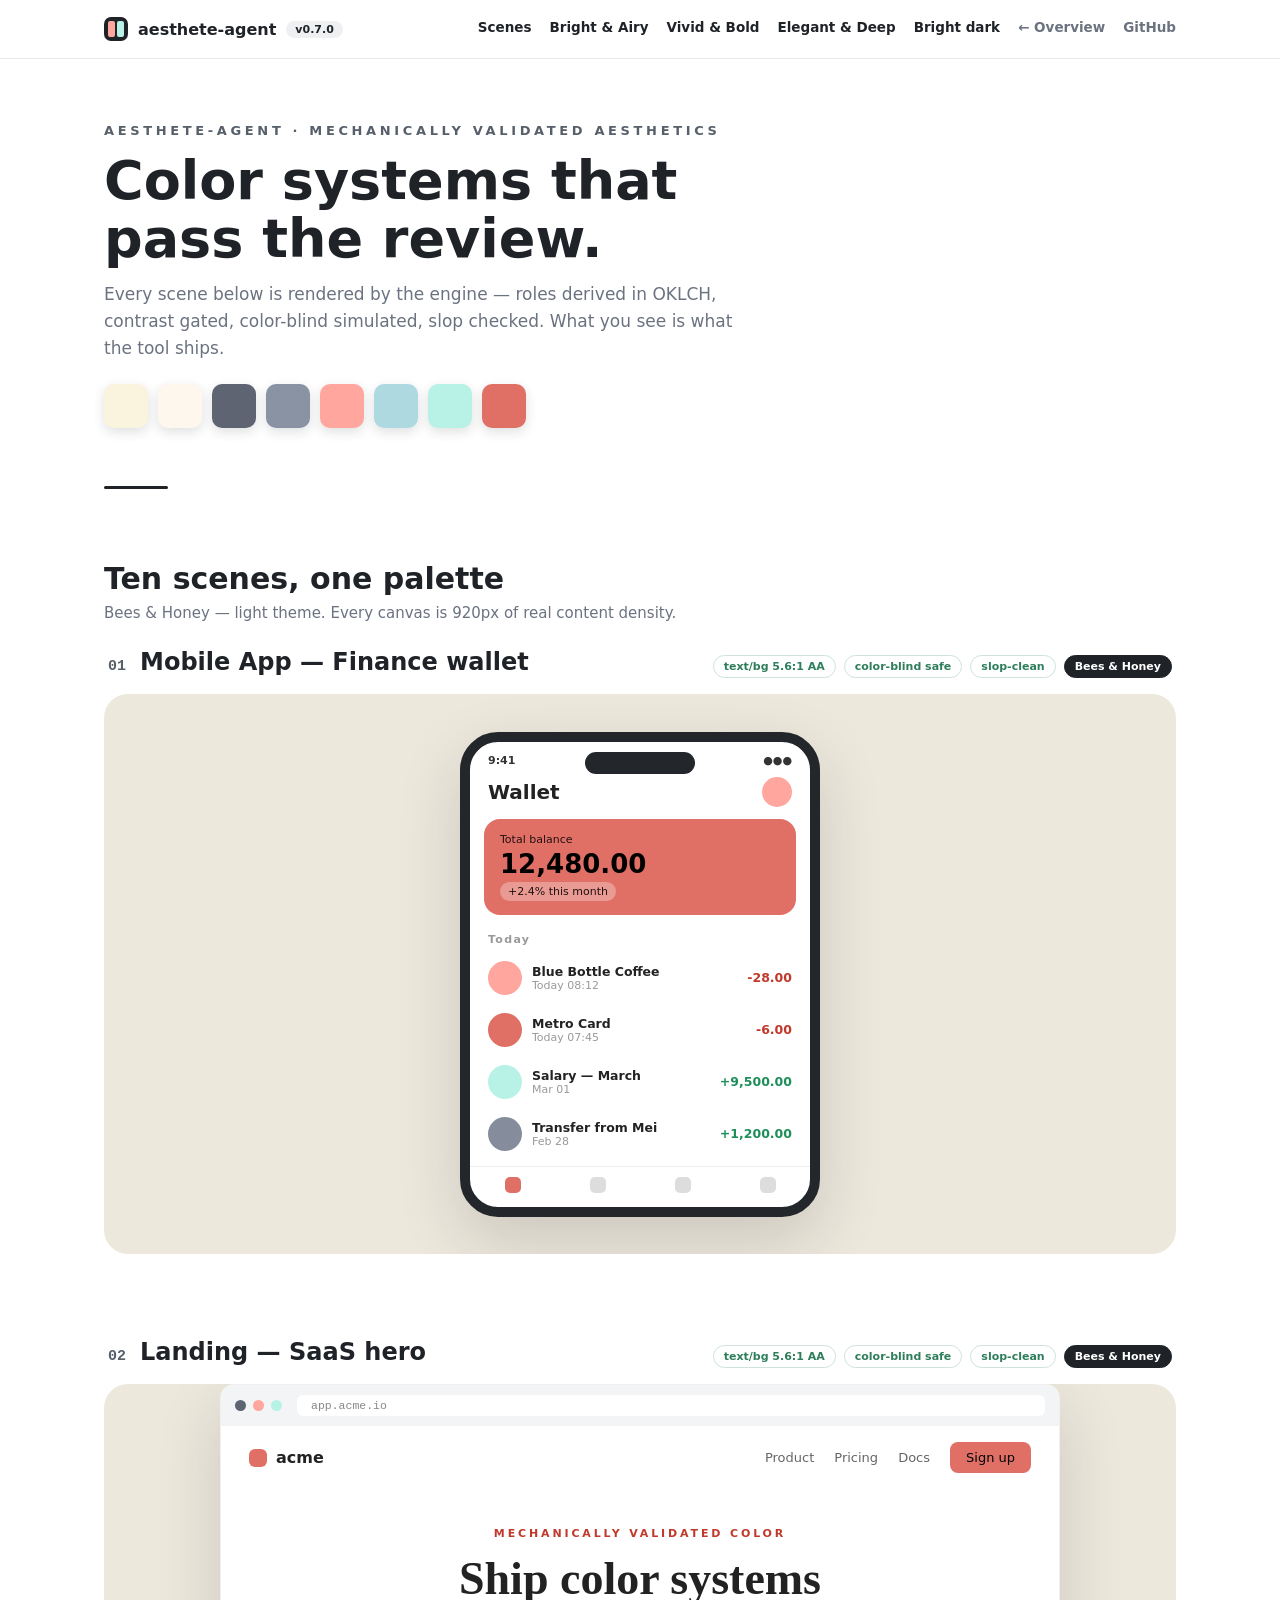
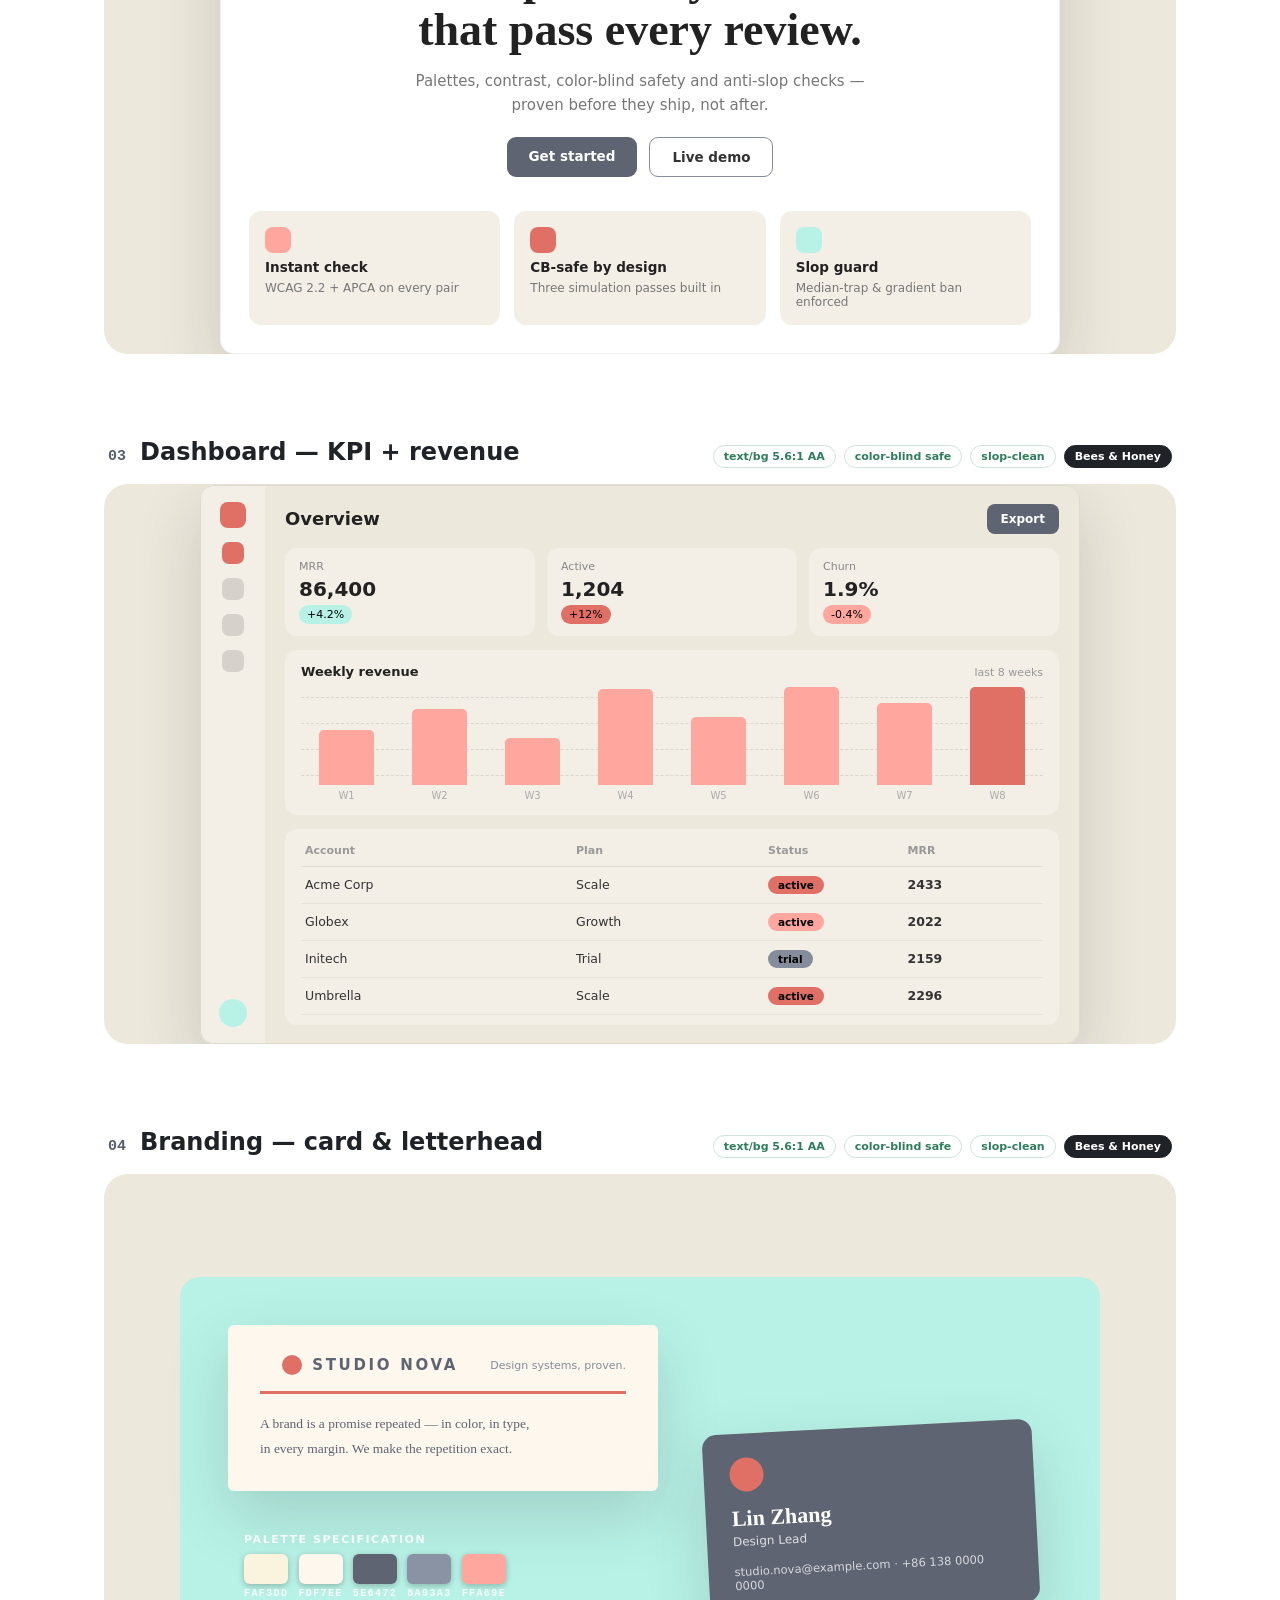
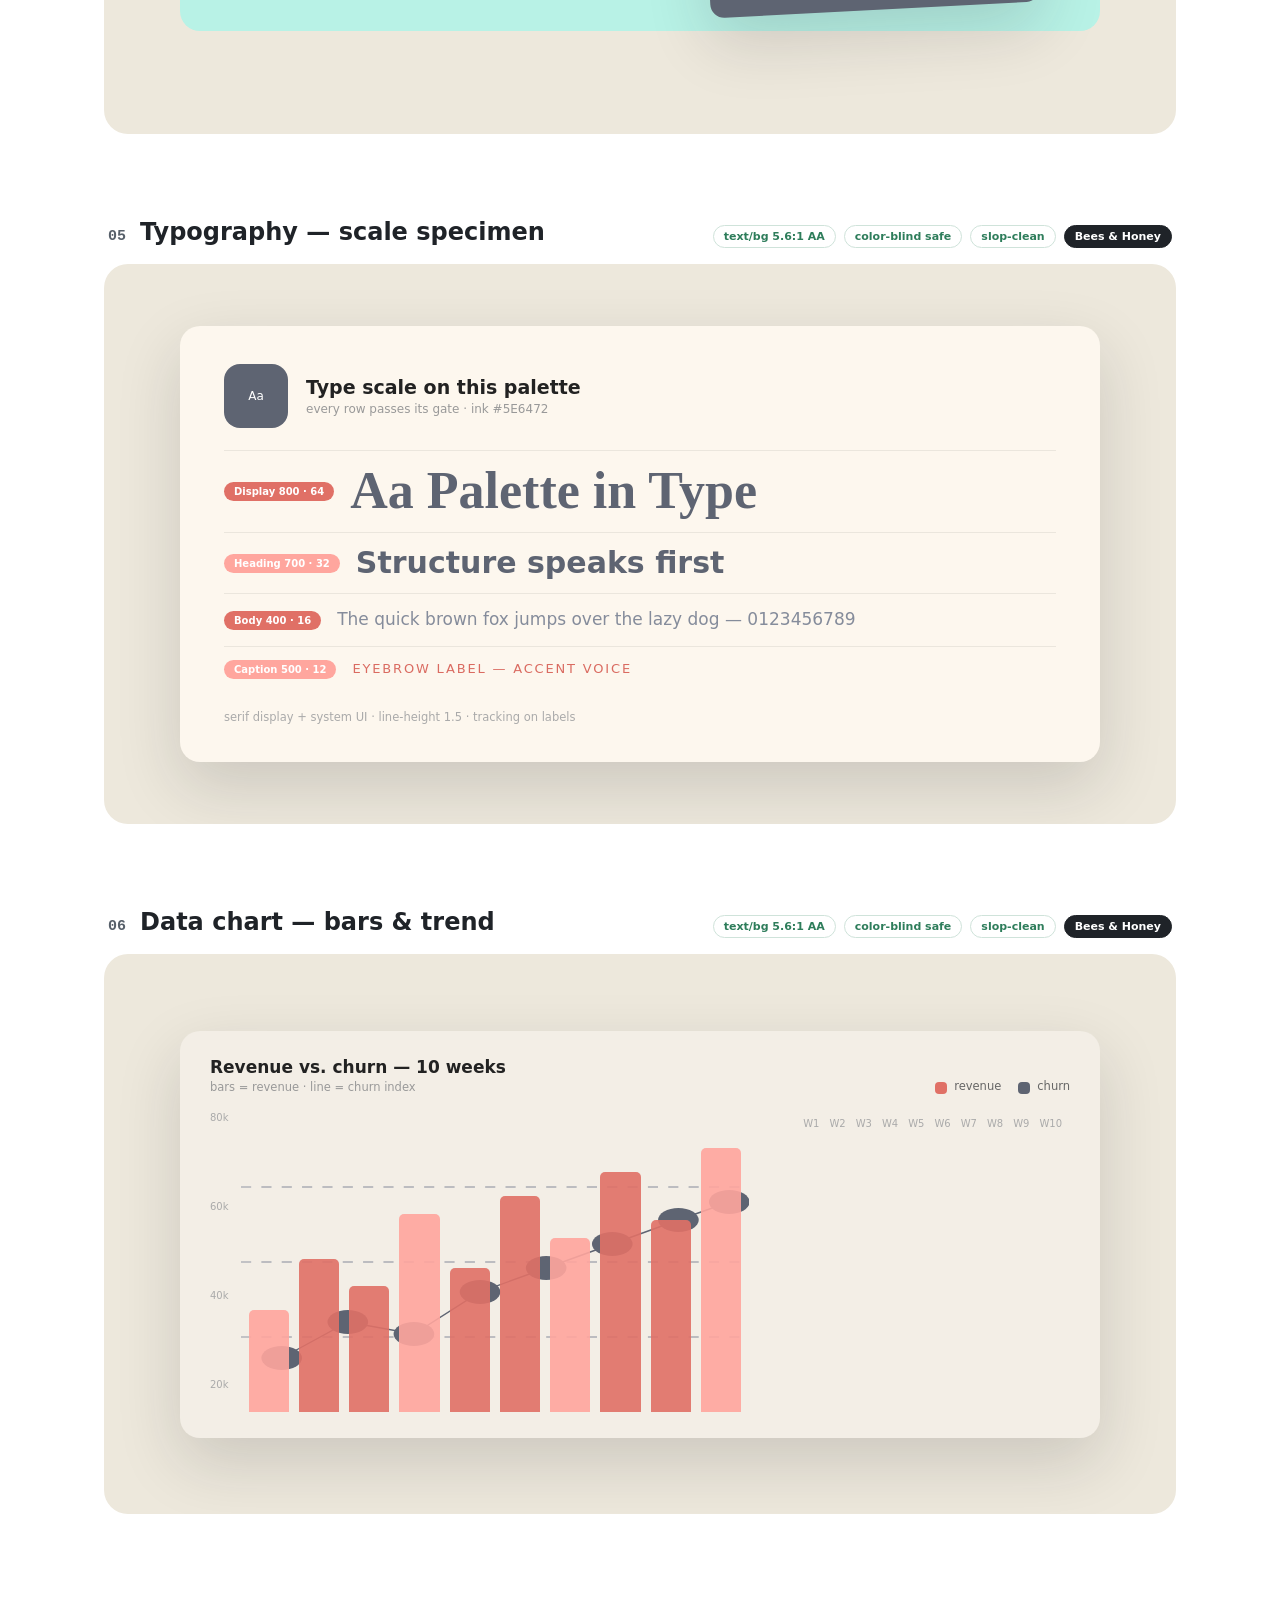
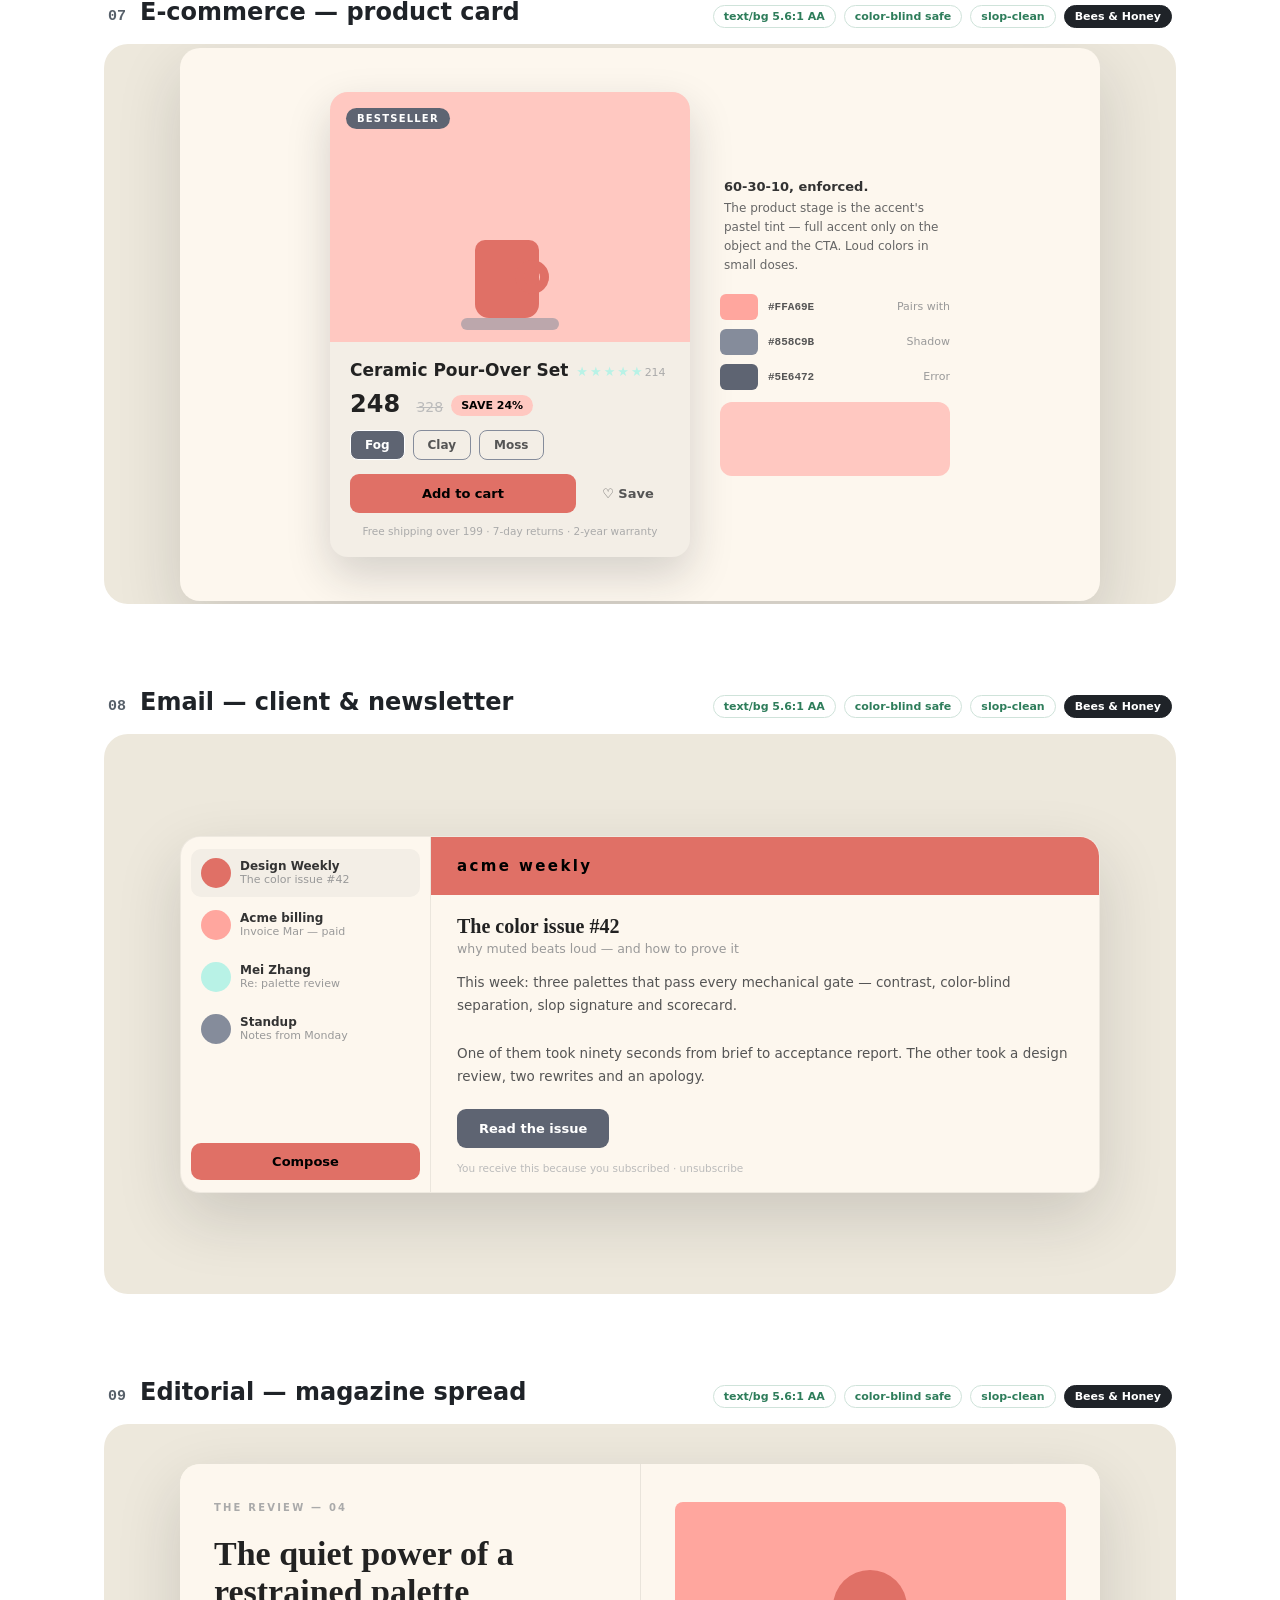
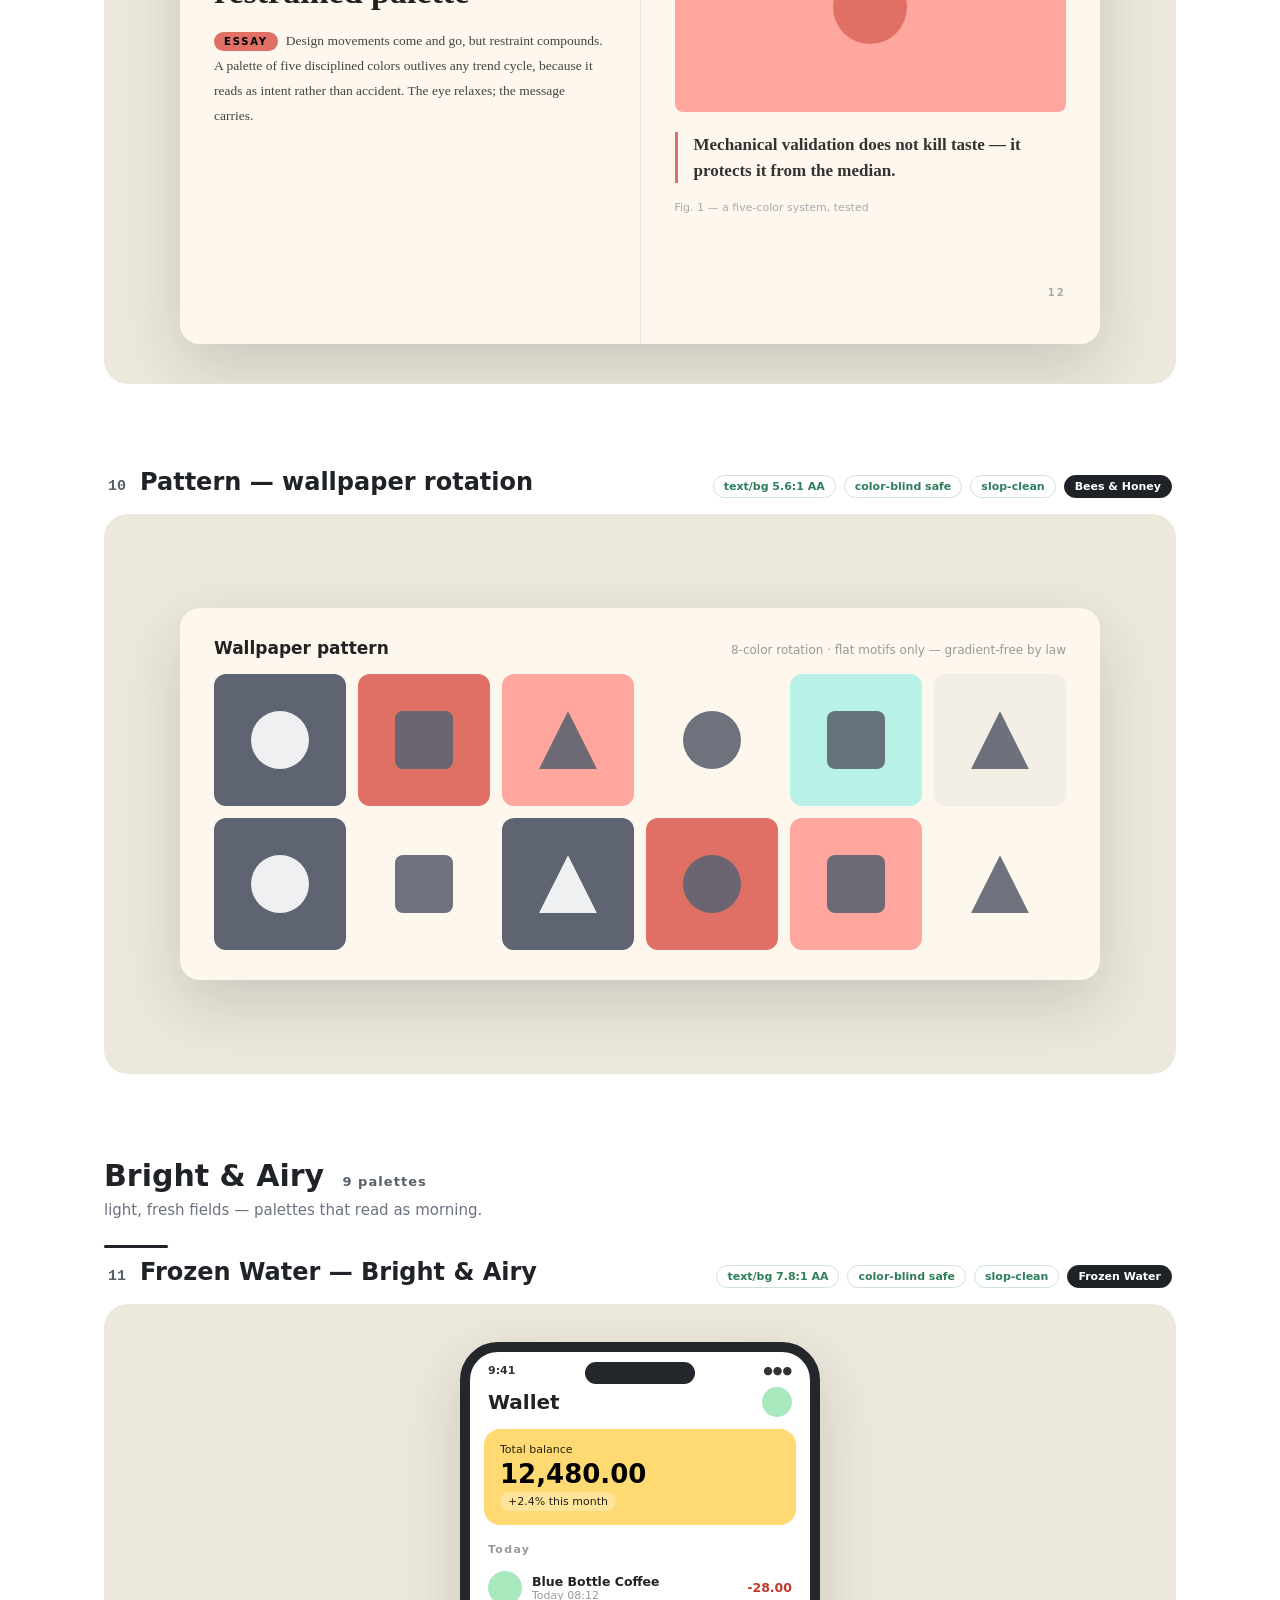
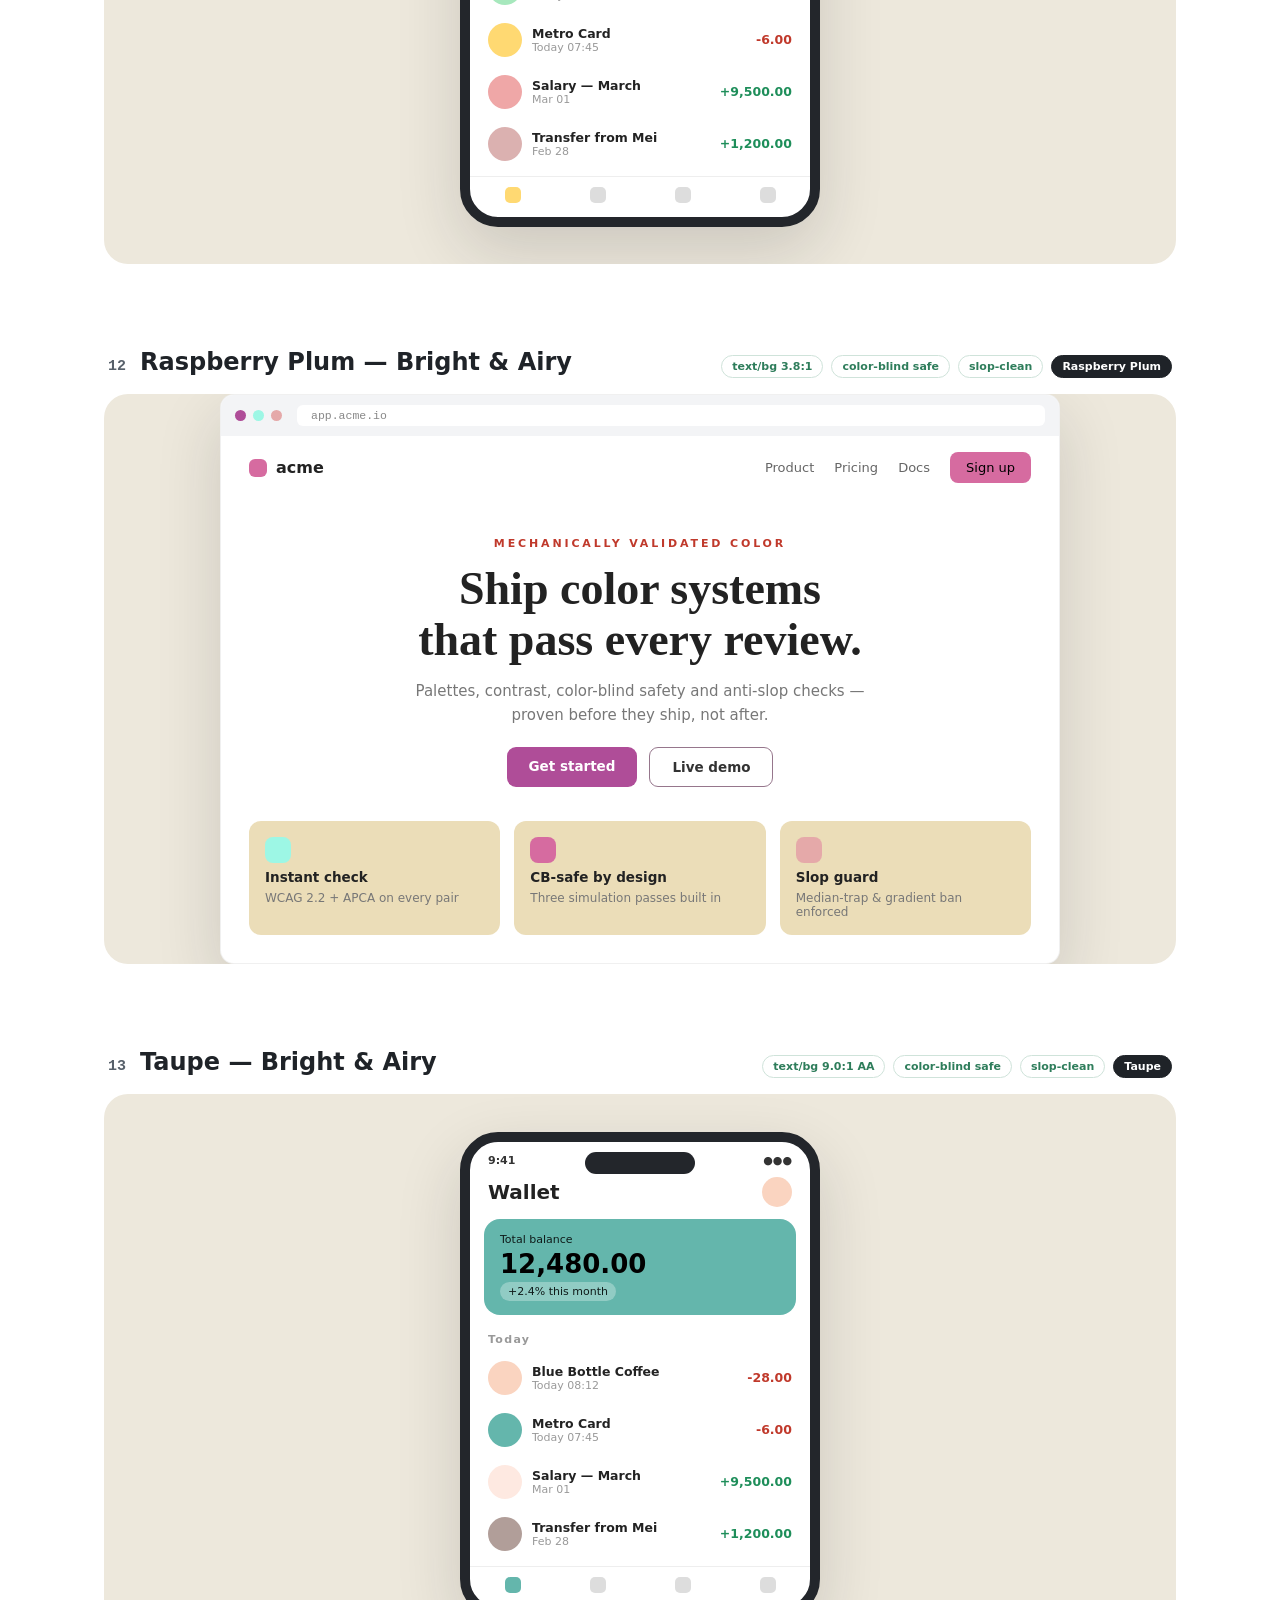
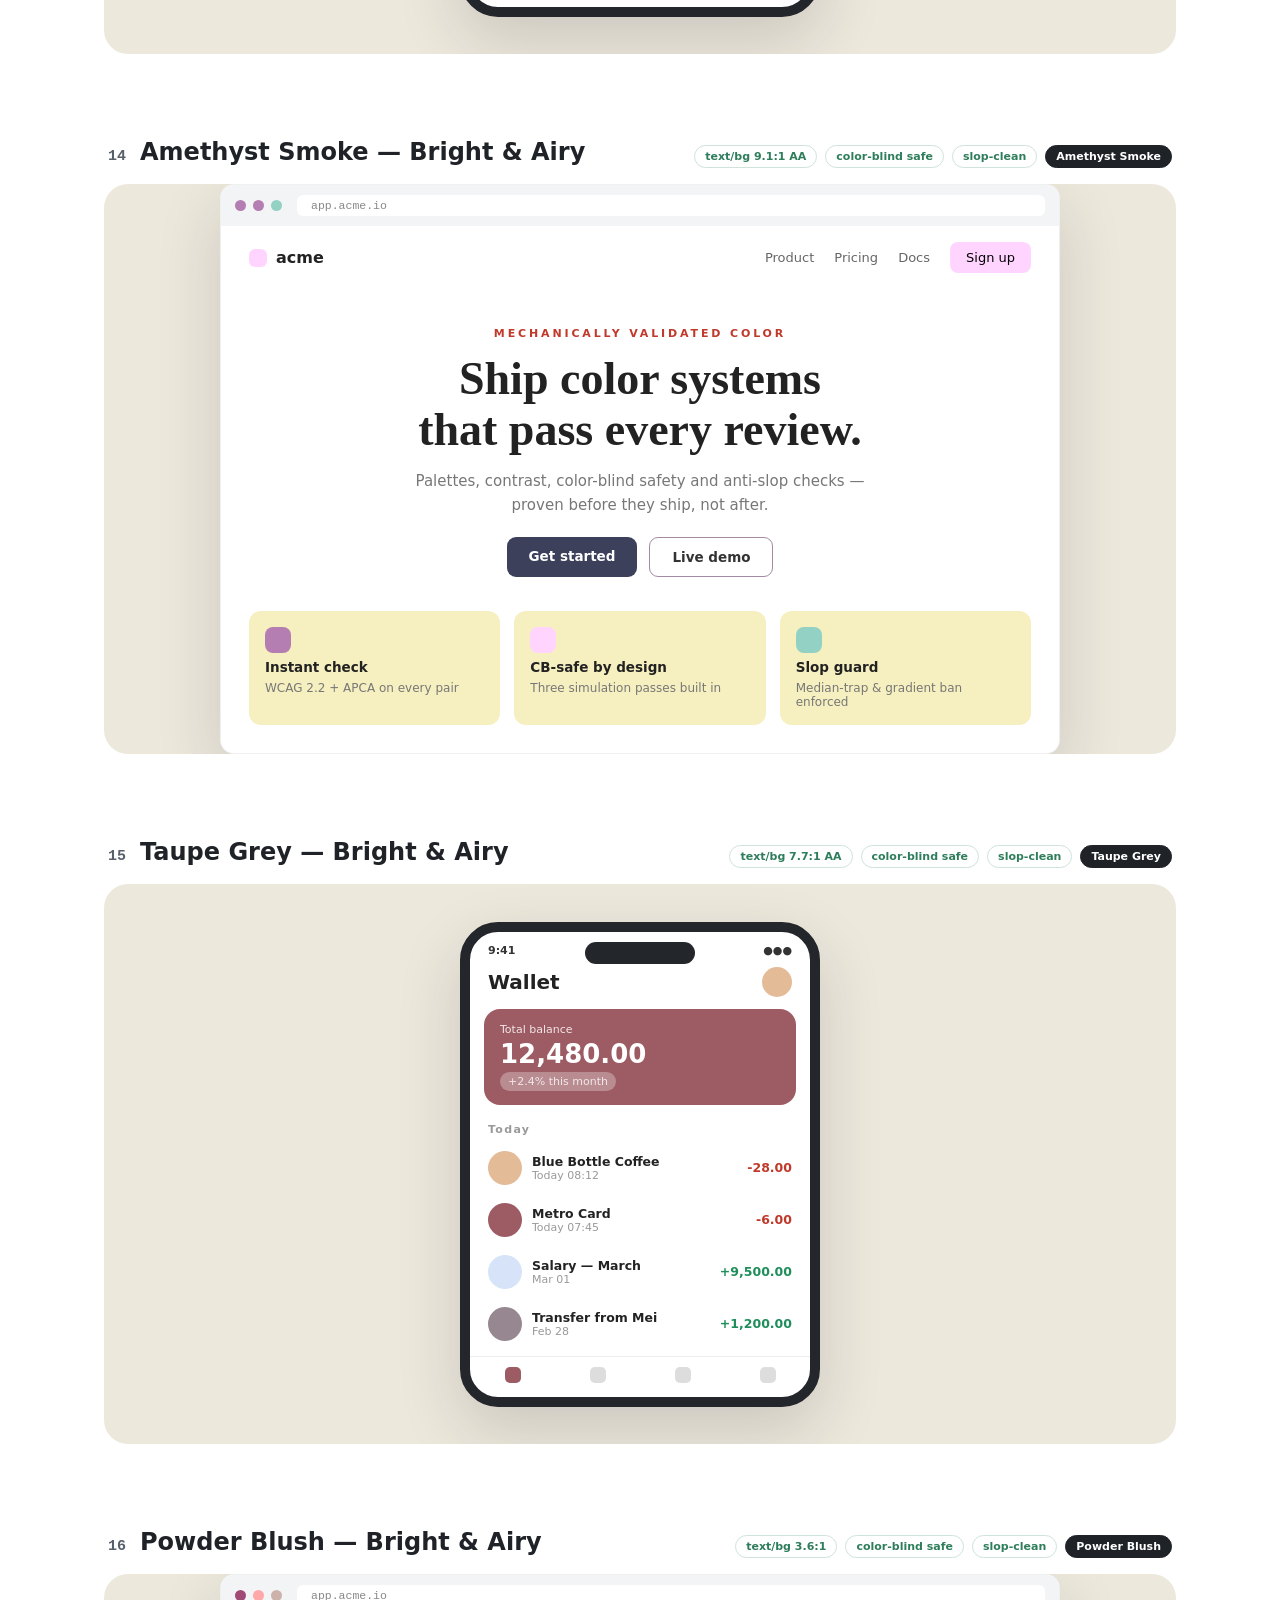
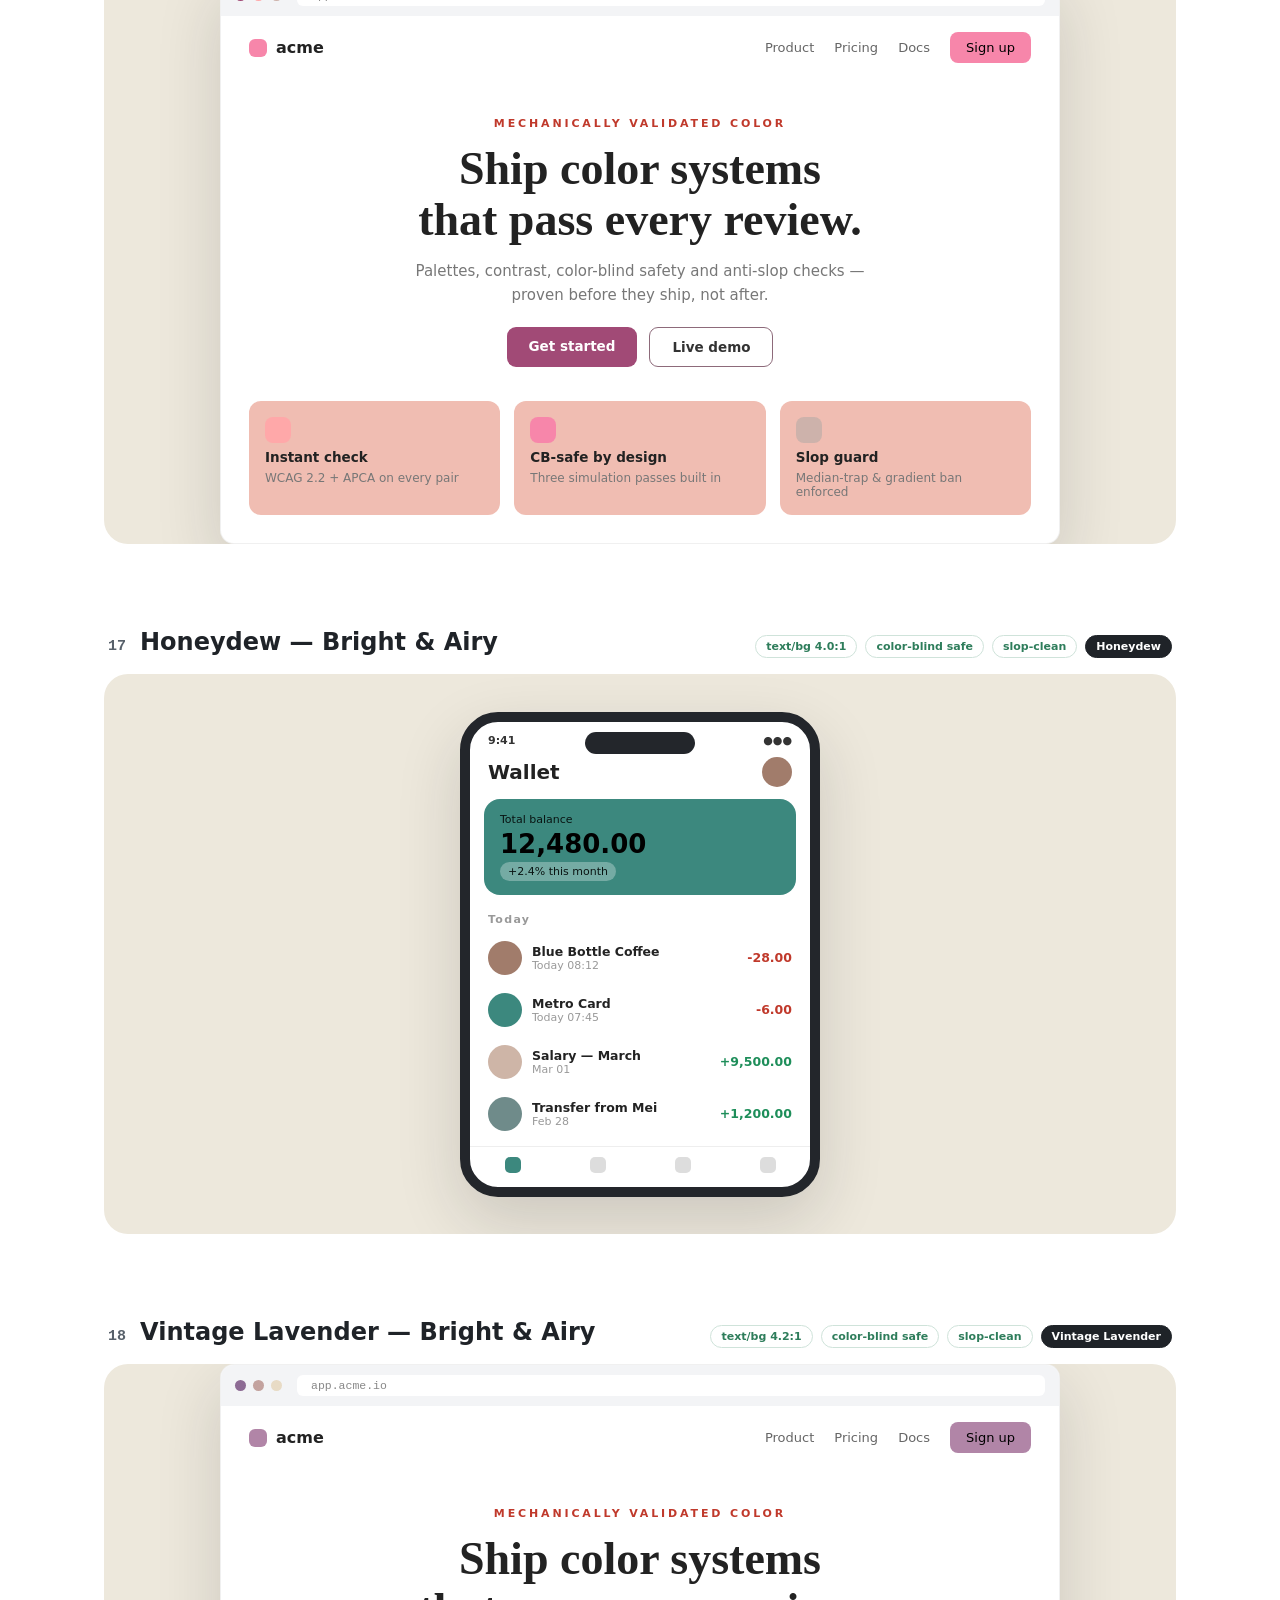
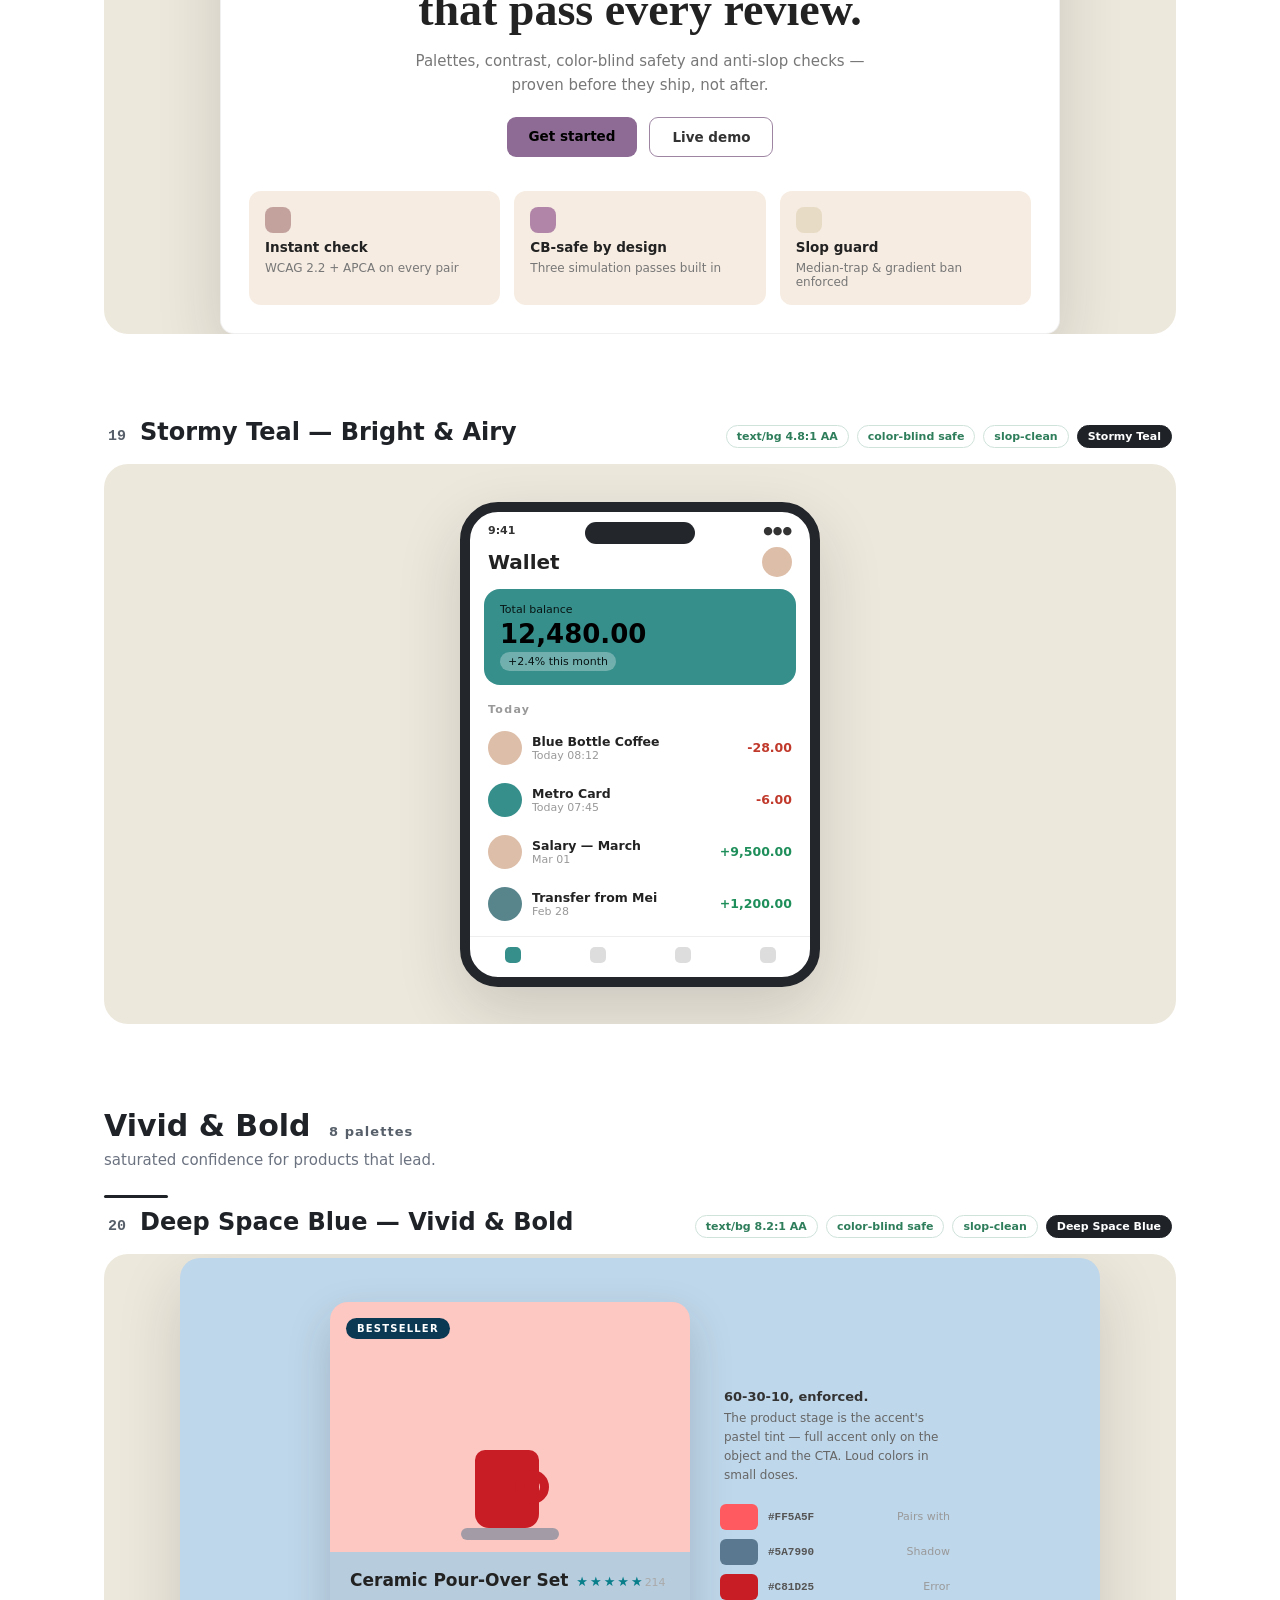
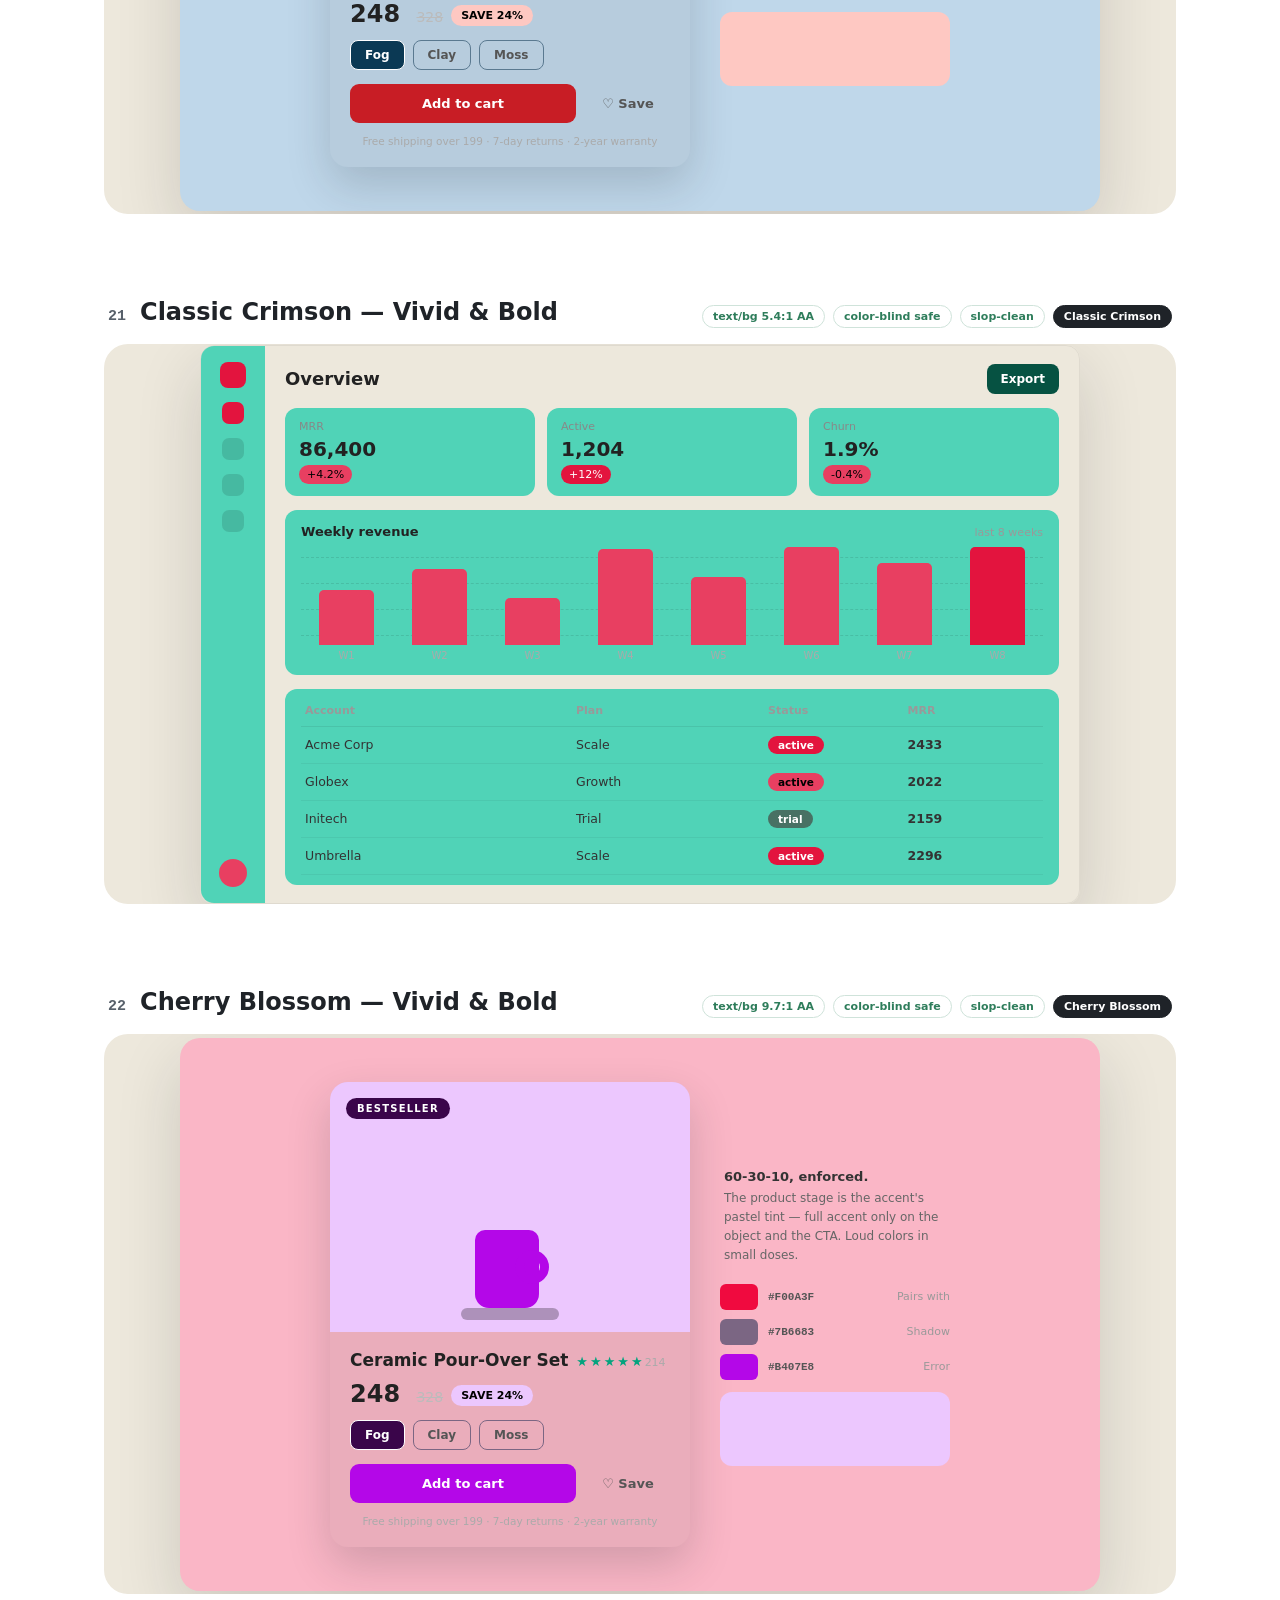
<file: docs/demo/showcase.html>
<!DOCTYPE html><html lang='en'><head><meta charset='utf-8'><meta name='viewport' content='width=device-width,initial-scale=1'><title>aesthete-agent — visual showcase</title><style>
*{box-sizing:border-box;margin:0}
html{scroll-behavior:smooth}
body{background:#FFFFFF;font-family:system-ui,sans-serif;color:#1F2328}
.wrap{max-width:1120px;margin:0 auto;padding:0 24px}
.topnav{position:sticky;top:0;z-index:50;background:#FFFFFF;border-bottom:1px solid #E6E8EB}
.topnav .bar{max-width:1120px;margin:0 auto;padding:8px 24px;min-height:58px;display:flex;align-items:center;justify-content:space-between;gap:12px 18px;flex-wrap:wrap}
.topnav .brand{display:flex;align-items:center;gap:10px;font-family:system-ui;font-weight:800;font-size:16px;color:#1F2328;text-decoration:none;white-space:nowrap}
.topnav .mark{width:24px;height:24px;border-radius:7px;background:#1F2328;display:inline-flex;padding:4px;gap:2px}
.topnav .mark i{display:block;flex:1;border-radius:2px}
.topnav .chip{font-size:11px;font-weight:700;background:#EEF0F2;color:#1F2328;border-radius:999px;padding:2px 9px;white-space:nowrap}
.topnav nav{display:flex;gap:14px 18px;flex-wrap:nowrap;overflow-x:auto;-webkit-overflow-scrolling:touch;max-width:100%;scrollbar-width:none}
.topnav nav::-webkit-scrollbar{display:none}
.topnav nav a{font-size:13.5px;font-weight:600;color:#1F2328;text-decoration:none;border-bottom:2px solid transparent;padding-bottom:2px;white-space:nowrap}
.topnav nav a:hover{border-bottom-color:#1F2328}
.topnav nav a.x{color:#6B7280}
.h2sec{scroll-margin-top:76px}
.scene{scroll-margin-top:76px}
/* 移动端:场景等比缩放完整呈现(scale-to-fit,禁横滚);徽章折行;hero 字号收缩 */
.stage{overflow:hidden;position:relative}
.fit{position:absolute;top:0;left:50%;width:920px;transform:translateX(-50%);transform-origin:top center;display:flex;justify-content:center;align-items:center;min-height:560px}
.badges{flex-wrap:wrap;row-gap:6px}
header.hero{padding:64px 0 40px}
.hero .kick{font:700 13px system-ui;letter-spacing:.28em;color:#57606A}
.hero h1{font:800 clamp(34px,8vw,54px)/1.08 system-ui,sans-serif;color:#1F2328;margin:14px 0 12px}
.hero p{font:400 17px/1.6 system-ui;color:#6B7280;max-width:640px}
.hero .chips{display:flex;gap:10px;margin-top:22px;flex-wrap:wrap}
.hero .chips i{width:44px;height:44px;border-radius:10px;box-shadow:0 4px 12px rgba(30,32,40,.14)}
.scene{margin:0 auto 84px}
.shead{display:flex;align-items:baseline;gap:14px;margin:0 4px 16px;flex-wrap:wrap}
.sno{font:800 15px monospace;color:#57606A}
.shead h2{font:800 24px system-ui,sans-serif;color:#1F2328}
.badges{margin-left:auto;display:flex;gap:8px;flex-wrap:wrap}
.b{font:600 11px system-ui;padding:4px 10px;border-radius:99px;background:#fff;border:1px solid #E4E7EA;color:#57606A}
.b.ok{color:#2E7D5B;border-color:#cfe3da}
.b.pal{background:#1F2328;color:#fff;border-color:#1F2328}
.stage{border-radius:24px;padding:56px 40px;display:flex;justify-content:center;align-items:center;min-height:560px}
.phone{width:360px;background:#fff;border-radius:38px;border:10px solid #23262B;box-shadow:0 24px 64px rgba(30,32,40,.16);overflow:hidden;position:relative}
.notch{position:absolute;top:10px;left:50%;transform:translateX(-50%);width:110px;height:22px;background:#23262B;border-radius:12px}
.p-status{display:flex;justify-content:space-between;font:600 11px system-ui;color:#333;padding:12px 18px 4px}
.p-head{display:flex;justify-content:space-between;align-items:center;font:800 20px system-ui;color:#222;padding:6px 18px 10px}
.p-avatar{width:30px;height:30px;border-radius:50%}
.p-balance{margin:2px 14px 12px;border-radius:16px;padding:14px 16px;display:flex;flex-direction:column;gap:3px}
.p-balance span{font:500 11px system-ui;opacity:.85}
.p-balance b{font:800 26px system-ui}
.p-chip{align-self:flex-start;font:600 10px system-ui;border-radius:99px;padding:3px 8px;background:rgba(255,255,255,.35)}
.p-sect{font:700 11px system-ui;letter-spacing:.12em;color:#999;padding:6px 18px}
.tx{display:flex;align-items:center;gap:10px;padding:9px 18px}
.av{width:34px;height:34px;border-radius:50%;flex:none}
.txn{display:flex;flex-direction:column;font:600 12.5px system-ui;color:#222}
.txn span{font:400 11px system-ui;color:#999}
.amt{margin-left:auto;font:700 12.5px system-ui}
.amt.neg{color:#c0392b}.amt.pos{color:#1e8e5a}
.p-tab{display:flex;justify-content:space-around;padding:10px 0 14px;border-top:1px solid #eee;margin-top:6px}
.p-tab span{width:16px;height:16px;border-radius:5px;background:#ddd}
.browser{width:840px;background:#fff;border-radius:14px;box-shadow:0 24px 64px rgba(30,32,40,.16);overflow:hidden;border:1px solid rgba(0,0,0,.06)}
.b-bar{display:flex;align-items:center;gap:7px;padding:10px 14px;background:#F3F4F6}
.dot{width:11px;height:11px;border-radius:50%}
.url{margin-left:8px;font:500 11.5px monospace;background:#fff;border-radius:6px;padding:4px 14px;color:#888;flex:1}
.l-nav{display:flex;align-items:center;justify-content:space-between;padding:16px 28px}
.l-logo{display:flex;align-items:center;gap:9px;font:800 16px system-ui;color:#222}
.l-mark{width:18px;height:18px;border-radius:6px}
.l-links{display:flex;align-items:center;gap:20px;font:500 13px system-ui;color:#666}
.l-cta{padding:8px 16px;border-radius:8px}
.l-hero{text-align:center;padding:38px 20px 34px}
.l-eyebrow{font:700 11px system-ui;letter-spacing:.26em;color:#c0392b;margin-bottom:14px}
.l-hero h1{font:800 46px/1.1 Georgia,serif;color:#222}
.l-hero p{font:400 15px/1.6 system-ui;color:#777;margin:14px 0 20px}
.l-btns{display:flex;justify-content:center;gap:12px}
.l-btn1,.l-btn2{padding:11px 22px;border-radius:9px;font:700 13.5px system-ui}
.l-btn2{border:1.5px solid;color:#333}
.l-cards{display:flex;gap:14px;padding:0 28px 28px}
.l-card{flex:1;border-radius:12px;padding:16px;display:flex;flex-direction:column;gap:6px}
.l-card b{font:700 13.5px system-ui;color:#222}
.l-card span{font:400 12px system-ui;color:#777}
.l-ic{width:26px;height:26px;border-radius:8px}
.dash{width:880px;display:flex;border-radius:14px;overflow:hidden;box-shadow:0 24px 64px rgba(30,32,40,.16);border:1px solid rgba(0,0,0,.06)}
.d-side{width:64px;padding:16px 0;display:flex;flex-direction:column;align-items:center;gap:14px}
.d-logo{width:26px;height:26px;border-radius:8px}
.d-nav{width:22px;height:22px;border-radius:7px;background:rgba(0,0,0,.12)}
.d-user{margin-top:auto;width:28px;height:28px;border-radius:50%}
.d-main{flex:1;padding:18px 20px}
.d-top{display:flex;justify-content:space-between;align-items:center;margin-bottom:14px}
.d-top h3{font:800 18px system-ui;color:#222}
.d-btn{font:700 12px system-ui;padding:8px 14px;border-radius:8px}
.d-kpis{display:flex;gap:12px;margin-bottom:14px}
.d-kpi{flex:1;border-radius:12px;padding:12px 14px;display:flex;flex-direction:column;gap:4px}
.d-kpi span{font:500 11px system-ui;color:#888}
.d-kpi b{font:800 20px system-ui;color:#222}
.d-delta{align-self:flex-start;font:700 10px system-ui;border-radius:99px;padding:3px 8px}
.d-chart{border-radius:12px;padding:14px 16px;margin-bottom:14px}
.d-chead{display:flex;justify-content:space-between;align-items:baseline;margin-bottom:10px}
.d-chead b{font:700 13px system-ui;color:#222}
.d-chead span{font:400 11px system-ui;color:#999}
.d-plot{position:relative;padding-top:8px}
.d-grid{border-top:1px dashed rgba(0,0,0,.1);height:26px}
.d-bars{position:absolute;inset:0;display:flex;align-items:flex-end;gap:14px;padding:0 6px}
.d-col{flex:1;display:flex;flex-direction:column;align-items:center;justify-content:flex-end;height:130px;gap:5px}
.d-bar{width:70%;border-radius:5px 5px 0 0}
.d-col.hot .d-v{color:#c0392b}
.d-v{font:700 10px system-ui;color:#999;visibility:hidden}
.d-col:hover .d-v{visibility:visible}
.d-lab{font:500 10px system-ui;color:#aaa}
.d-table{border-radius:12px;padding:6px 16px 10px;font:500 12.5px system-ui;color:#333}
.d-th,.d-tr{display:grid;grid-template-columns:2fr 1.4fr 1fr 1fr;gap:8px;padding:9px 4px;align-items:center}
.d-th{font:700 11px system-ui;color:#999;border-bottom:1px solid rgba(0,0,0,.08)}
.d-tr{border-bottom:1px solid rgba(0,0,0,.05)}
.d-pill{justify-self:start;font:600 10.5px system-ui;border-radius:99px;padding:3px 10px}
.br-stage{width:920px;border-radius:20px;padding:48px 48px 140px;position:relative}
.br-paper{width:430px;border-radius:6px;padding:30px 32px;box-shadow:0 24px 64px rgba(30,32,40,.16)}
.br-lh{display:flex;align-items:center;gap:10px}
.br-lh b{font:800 15px system-ui;letter-spacing:.18em;color:#333}
.br-lh span{margin-left:auto;font:400 11px system-ui;color:#999}
.br-mark{width:20px;height:20px;border-radius:50%}
.br-rule{height:3px;margin:16px 0 18px}
.br-body{font:400 13.5px/1.8 Georgia,serif;color:#555}
.br-card{position:absolute;right:64px;top:150px;width:330px;border-radius:14px;padding:24px 26px;box-shadow:0 24px 64px rgba(30,32,40,.16);transform:rotate(-3deg)}
.br-mark.big{width:34px;height:34px;margin-bottom:14px}
.br-name{font:800 22px Georgia,serif}
.br-role{font:500 12px system-ui;opacity:.8;margin:3px 0 16px}
.br-contact{font:400 11.5px system-ui;opacity:.75}
.br-specs{position:absolute;left:64px;bottom:32px;font:600 11px system-ui;color:#fff}
.br-specs b{letter-spacing:.14em;text-transform:uppercase;opacity:.85}
.br-chips{display:flex;gap:10px;margin-top:8px}
.br-chip{display:flex;flex-direction:column;gap:4px;align-items:center}
.br-chip span{width:44px;height:30px;border-radius:6px;box-shadow:0 2px 6px rgba(0,0,0,.25)}
.br-chip b{font:600 10px monospace;color:#fff}
.ty{width:920px;border-radius:20px;padding:38px 44px;box-shadow:0 24px 64px rgba(30,32,40,.16)}
.ty-head{display:flex;gap:18px;align-items:center;margin-bottom:22px}
.ty-aa{width:64px;height:64px;border-radius:16px;display:flex;align-items:center;justify-content:center;font:800 30px Georgia,serif}
.ty-head b{display:block;font:800 19px system-ui;color:#222}
.ty-head span{font:400 12px system-ui;color:#999}
.ty-row{display:flex;gap:16px;align-items:center;padding:13px 0;border-top:1px solid rgba(0,0,0,.07)}
.ty-lab{font:600 10px system-ui;border-radius:99px;padding:4px 10px;color:#fff;white-space:nowrap}
.ty-tx{flex:1}
.ty-foot{margin-top:18px;font:400 11.5px system-ui;color:#aaa}
.chart{width:920px;border-radius:20px;padding:26px 30px;box-shadow:0 24px 64px rgba(30,32,40,.16)}
.c-head{display:flex;justify-content:space-between;align-items:flex-end;margin-bottom:18px}
.c-head b{font:800 17px system-ui;color:#222}
.c-head span{display:block;font:400 11.5px system-ui;color:#999;margin-top:3px}
.c-leg{display:flex;align-items:center;gap:7px;font:500 11.5px system-ui;color:#666}
.c-leg span{width:12px;height:12px;border-radius:4px;margin-left:10px}
.c-plot{display:flex;gap:12px}
.c-y{display:flex;flex-direction:column;justify-content:space-between;font:500 10px system-ui;color:#aaa;padding-bottom:22px;text-align:right}
.c-area{flex:1;position:relative;height:300px}
.c-svg{position:absolute;inset:0;width:100%;height:100%}
.c-bars{position:absolute;inset:0;display:flex;align-items:flex-end;gap:10px;padding:0 8px}
.c-col{flex:1;height:100%;display:flex;align-items:flex-end}
.c-bar{width:100%;border-radius:5px 5px 0 0;opacity:.9}
.c-x{display:flex;gap:10px;padding:6px 8px 0;margin-left:34px}
.c-x span{flex:1;text-align:center;font:500 10px system-ui;color:#aaa}
.shop{width:920px;border-radius:20px;padding:44px;display:flex;gap:30px;justify-content:center;box-shadow:0 24px 64px rgba(30,32,40,.16)}
.sh-card{width:360px;border-radius:18px;overflow:hidden;box-shadow:0 18px 44px rgba(30,32,40,.18)}
.sh-stage{height:250px;position:relative;display:flex;align-items:flex-end;justify-content:center}
.sh-obj{position:relative;width:130px;height:120px}
.sh-cup{position:absolute;bottom:24px;left:30px;width:64px;height:78px;border-radius:10px 10px 14px 14px}
.sh-handle{position:absolute;bottom:48px;right:26px;width:34px;height:34px;border:9px solid;border-radius:50%}
.sh-plate{position:absolute;bottom:12px;left:16px;width:98px;height:12px;border-radius:8px}
.sh-tag{position:absolute;top:16px;left:16px;font:800 10px system-ui;letter-spacing:.12em;border-radius:99px;padding:5px 11px}
.sh-body{padding:18px 20px 20px}
.sh-name{font:700 17px system-ui;color:#222}
.sh-stars{margin-left:8px;font-size:13px;letter-spacing:2px}
.sh-name i{font:400 11px system-ui;color:#aaa;font-style:normal}
.sh-price{font:800 24px system-ui;color:#222;margin:10px 0 12px}
.sh-price s{font:500 14px system-ui;color:#bbb;margin:0 8px}
.sh-price span{font:800 11px system-ui;border-radius:99px;padding:4px 10px;vertical-align:3px}
.sh-vars{display:flex;gap:8px;margin-bottom:14px}
.sh-vars span{font:600 12px system-ui;border:1.5px solid;border-radius:8px;padding:7px 14px;color:#555}
.sh-cta{display:flex;gap:10px}
.sh-cta span{flex:1;text-align:center;font:700 13px system-ui;border-radius:9px;padding:12px 0}
.sh-cta span:last-child{flex:0 0 84px;color:#555}
.sh-trust{margin-top:12px;font:400 10.5px system-ui;color:#aaa;text-align:center}
.sh-side{width:230px;display:flex;flex-direction:column;gap:12px;justify-content:center}
.sh-mini{height:74px;border-radius:12px}
.sh-note{font:400 12px/1.6 system-ui;color:#666;padding:6px 4px}
.sh-note b{display:block;font:700 13px system-ui;color:#333;margin-bottom:5px}
.sh-specs{display:flex;flex-direction:column;gap:9px}
.sh-spec{display:flex;align-items:center;gap:10px}
.sh-spec span{width:38px;height:26px;border-radius:6px}
.sh-spec b{font:600 11px monospace;color:#555}
.sh-spec i{font:400 11px system-ui;color:#999;font-style:normal;margin-left:auto}
.mail{width:920px;border-radius:20px;overflow:hidden;display:flex;box-shadow:0 24px 64px rgba(30,32,40,.16);border:1px solid rgba(0,0,0,.06)}
.e-list{width:250px;border-right:1px solid rgba(0,0,0,.07);padding:12px 10px;display:flex;flex-direction:column;gap:4px}
.e-item{display:flex;gap:9px;align-items:center;padding:9px 10px;border-radius:10px}
.e-av{width:30px;height:30px;border-radius:50%;flex:none}
.e-m{display:flex;flex-direction:column;min-width:0}
.e-m b{font:700 12px system-ui;color:#333;white-space:nowrap}
.e-m span{font:400 11px system-ui;color:#999;overflow:hidden;text-overflow:ellipsis;white-space:nowrap}
.e-compose{margin-top:auto;text-align:center;font:700 13px system-ui;border-radius:10px;padding:11px 0}
.e-open{flex:1}
.e-band{padding:20px 26px;font:800 15px system-ui;letter-spacing:.16em}
.e-head{padding:20px 26px 0}
.e-head b{font:800 20px Georgia,serif;color:#222;display:block}
.e-head span{font:400 12.5px system-ui;color:#999}
.e-body{padding:14px 26px;font:400 13.5px/1.75 system-ui;color:#555}
.e-cta{margin:6px 26px 14px;align-self:flex-start;display:inline-block;width:max-content;font:700 13px system-ui;border-radius:9px;padding:12px 22px}
.e-foot{padding:0 26px 18px;font:400 10.5px system-ui;color:#bbb}
.ed{width:960px;display:flex;border-radius:20px;overflow:hidden;box-shadow:0 24px 64px rgba(30,32,40,.16)}
.ed-page{flex:1;padding:38px 34px;position:relative;border-right:1px solid rgba(0,0,0,.08);min-height:480px}
.ed-page.right{border-right:0}
.ed-folio{font:600 10px system-ui;letter-spacing:.22em;color:#aaa;margin-bottom:22px}
.ed-folio.end{text-align:right;position:absolute;bottom:24px;right:34px}
.ed-page h2{font:800 34px/1.12 Georgia,serif;color:#222;margin-bottom:18px}
.ed-body{font:400 13.5px/1.85 Georgia,serif;color:#444}
.ed-cap{font:700 10px system-ui;letter-spacing:.18em;border-radius:99px;padding:4px 10px;margin-right:8px}
.ed-img{height:210px;border-radius:8px;display:flex;align-items:center;justify-content:center;margin-bottom:20px}
.ed-motif{width:74px;height:74px;border-radius:50%}
.ed-quote{font:600 17px/1.5 Georgia,serif;color:#333;border-left:3px solid;padding-left:16px;margin-bottom:18px}
.ed-caption{font:400 11px system-ui;color:#aaa}
.pt{width:920px;border-radius:20px;padding:30px 34px;box-shadow:0 24px 64px rgba(30,32,40,.16)}
.pt-head{display:flex;justify-content:space-between;align-items:baseline;margin-bottom:16px}
.pt-head b{font:800 17px system-ui;color:#222}
.pt-head span{font:400 12px system-ui;color:#999}
.pt-grid{display:grid;grid-template-columns:repeat(6,1fr);gap:12px}
.pt-tile{aspect-ratio:1;border-radius:12px;display:flex;align-items:center;justify-content:center}
.wall-grid{display:grid;grid-template-columns:repeat(5,1fr);gap:18px;padding:8px 0 30px}
.wall-grid.five{grid-template-columns:repeat(4,1fr)}
.wall .w-hero b{font-size:19px}
.wall .w-nav{padding:12px 14px}
.wall .w-links i{width:14px;height:3px;opacity:.45}
.wall .w-cta{font:700 9.5px system-ui;padding:5px 9px;border-radius:6px}
.wall .w-body{padding:6px 16px 14px;display:flex;flex-direction:column;gap:6px}
.wall .w-kick{font:700 8.5px system-ui;letter-spacing:.2em}
.wall .w-h{font:800 21px/1.1 Georgia,serif}
.wall .w-p{font:400 10.5px system-ui;opacity:.72}
.wall .w-btns{display:flex;gap:7px;margin-top:4px}
.wall .w-b1,.wall .w-b2{font:700 10px system-ui;border-radius:7px;padding:7px 12px}
.wall .w-b2{border:1.5px solid}
.wall .w-cards{display:flex;gap:8px;padding:0 14px 12px}
.wall .w-c{flex:1;border-radius:9px;padding:9px 10px;display:flex;align-items:center;gap:7px;border:1px solid rgba(0,0,0,.05)}
.wall .w-c i{width:14px;height:14px;border-radius:5px;flex:none}
.wall .w-c span{font:700 10.5px system-ui}
.wall .w-chips{display:flex;gap:4px;padding:0 14px 14px}
.wall .w-chips i{flex:1;height:8px;border-radius:3px}
.wall .w-hero span{opacity:.9}
.wall,.wall *{text-decoration:none}
.wall{display:block;border-radius:16px;overflow:hidden;text-decoration:none;border:1px solid rgba(0,0,0,.08);box-shadow:0 14px 36px rgba(30,32,40,.12)}
.w-nav{display:flex;justify-content:space-between;align-items:center;padding:14px 18px}
.w-links{display:flex;gap:8px;align-items:center}
.w-links i{width:16px;height:4px;border-radius:2px;opacity:.5}
.w-cta{font:700 10px system-ui;border-radius:6px;padding:5px 10px}
.w-hero{padding:26px 20px 20px}
.w-hero b{font:800 24px Georgia,serif;display:block}
.w-hero span{font:500 11.5px system-ui;opacity:.75}
.w-chips{display:flex;gap:6px;padding:0 18px 14px}
.w-chips i{flex:1;height:14px;border-radius:4px}
.w-badges{display:flex;gap:6px;padding:0 18px 16px}
.w-badges span{font:600 10px system-ui;padding:3px 9px;border-radius:99px;background:rgba(255,255,255,.4);color:inherit;border:1px solid rgba(0,0,0,.08)}
.wall .w-badges span{color:#5f6b7a;text-decoration:none}
.wall .w-cta{text-decoration:none}
.wall .w-hero span{opacity:.9}
.h2sec{font:800 30px system-ui,sans-serif;color:#1F2328;margin:72px 0 8px}
.h2sub{font:400 15px system-ui;color:#6B7280;margin-bottom:26px}
.cnt{font:700 13px system-ui;color:#57606A;letter-spacing:.08em;margin-left:8px}
.divbar{height:3px;background:#1F2328;width:64px;border-radius:2px;margin:18px 0 10px}
footer{padding:48px 0 72px;font:400 13px system-ui;color:#6B7280;text-align:center}
</style></head><body><div class='topnav'><div class='bar'><a class='brand' href='../'><span class='mark'><i style='background:#FFA69E'></i><i style='background:#B8F2E6'></i></span>aesthete-agent <span class='chip'>v0.7.0</span></a><nav><a href='#scenes'>Scenes</a><a href='#airy'>Bright &amp; Airy</a><a href='#vivid'>Vivid &amp; Bold</a><a href='#elegant'>Elegant &amp; Deep</a><a href='#dark'>Bright dark</a><a class='x' href='../'>&larr; Overview</a><a class='x' href='https://github.com/docsor1212/aesthete-agent'>GitHub</a></nav></div></div><div class='wrap' id='top'><header class='hero'><div class='kick'>AESTHETE-AGENT · MECHANICALLY VALIDATED AESTHETICS</div><h1>Color systems that<br>pass the review.</h1><p>Every scene below is rendered by the engine — roles derived in OKLCH, contrast gated, color-blind simulated, slop checked. What you see is what the tool ships.</p><div class='chips'><i style='background:#FAF3DD'></i><i style='background:#FDF7EE'></i><i style='background:#5E6472'></i><i style='background:#8A93A3'></i><i style='background:#FFA69E'></i><i style='background:#AED9E0'></i><i style='background:#B8F2E6'></i><i style='background:#E07066'></i></div></header><div class='divbar'></div><h2 class='h2sec' id='scenes'>Ten scenes, one palette</h2><p class='h2sub'>Bees &amp; Honey — light theme. Every canvas is 920px of real content density.</p><section class='scene' id='s01'><div class='shead'><span class='sno'>01</span><h2>Mobile App — Finance wallet</h2><div class='badges'><span class='b ok'>text/bg 5.6:1 AA</span><span class='b ok'>color-blind safe</span><span class='b ok'>slop-clean</span><span class='b pal'>Bees & Honey</span></div></div><div class='stage' style='background:#EDE8DC'><div class='fit'><div class='phone'><div class='notch'></div><div class='p-status'><span>9:41</span><span>●●●</span></div><div class='p-head'>Wallet<div class='p-avatar' style='background:#FFA69E'></div></div><div class='p-balance' style='background:#E07066;color:#000000'><span>Total balance</span><b>12,480.00</b><span class='p-chip'>+2.4% this month</span></div><div class='p-sect'>Today</div><div class='tx'><div class='av' style='background:#FFA69E'></div><div class='txn'><b>Blue Bottle Coffee</b><span>Today 08:12</span></div><div class='amt neg'>-28.00</div></div><div class='tx'><div class='av' style='background:#E07066'></div><div class='txn'><b>Metro Card</b><span>Today 07:45</span></div><div class='amt neg'>-6.00</div></div><div class='tx'><div class='av' style='background:#B8F2E6'></div><div class='txn'><b>Salary — March</b><span>Mar 01</span></div><div class='amt pos'>+9,500.00</div></div><div class='tx'><div class='av' style='background:#858C9B'></div><div class='txn'><b>Transfer from Mei</b><span>Feb 28</span></div><div class='amt pos'>+1,200.00</div></div><div class='p-tab'><span style='background:#E07066'></span><span></span><span></span><span></span></div></div></div></div></section>
<section class='scene' id='s02'><div class='shead'><span class='sno'>02</span><h2>Landing — SaaS hero</h2><div class='badges'><span class='b ok'>text/bg 5.6:1 AA</span><span class='b ok'>color-blind safe</span><span class='b ok'>slop-clean</span><span class='b pal'>Bees & Honey</span></div></div><div class='stage' style='background:#EDE8DC'><div class='fit'><div class='browser'><div class='b-bar'><span class='dot' style='background:#5E6472'></span><span class='dot' style='background:#FFA69E'></span><span class='dot' style='background:#B8F2E6'></span><span class='url'>app.acme.io</span></div><div class='l-nav'><div class='l-logo'><span class='l-mark' style='background:#E07066'></span>acme</div><div class='l-links'><span>Product</span><span>Pricing</span><span>Docs</span><span class='l-cta' style='background:#E07066;color:#000000'>Sign up</span></div></div><div class='l-hero'><div class='l-eyebrow'>MECHANICALLY VALIDATED COLOR</div><h1>Ship color systems<br>that pass every review.</h1><p>Palettes, contrast, color-blind safety and anti-slop checks —<br>proven before they ship, not after.</p><div class='l-btns'><span class='l-btn1' style='background:#5E6472;color:#FFFFFF'>Get started</span><span class='l-btn2' style='border-color:#858C9B'>Live demo</span></div></div><div class='l-cards'><div class='l-card' style='background:#F3EEE6'><span class='l-ic' style='background:#FFA69E'></span><b>Instant check</b><span>WCAG 2.2 + APCA on every pair</span></div><div class='l-card' style='background:#F3EEE6'><span class='l-ic' style='background:#E07066'></span><b>CB-safe by design</b><span>Three simulation passes built in</span></div><div class='l-card' style='background:#F3EEE6'><span class='l-ic' style='background:#B8F2E6'></span><b>Slop guard</b><span>Median-trap &amp; gradient ban enforced</span></div></div></div></div></div></section>
<section class='scene' id='s03'><div class='shead'><span class='sno'>03</span><h2>Dashboard — KPI + revenue</h2><div class='badges'><span class='b ok'>text/bg 5.6:1 AA</span><span class='b ok'>color-blind safe</span><span class='b ok'>slop-clean</span><span class='b pal'>Bees & Honey</span></div></div><div class='stage' style='background:#EDE8DC'><div class='fit'><div class='dash'><div class='d-side' style='background:#F3EEE6'><div class='d-logo' style='background:#E07066'></div><span class='d-nav on' style='background:#E07066'></span><span class='d-nav'></span><span class='d-nav'></span><span class='d-nav'></span><div class='d-user' style='background:#B8F2E6'></div></div><div class='d-main'><div class='d-top'><h3>Overview</h3><span class='d-btn' style='background:#5E6472;color:#FFFFFF'>Export</span></div><div class='d-kpis'><div class='d-kpi' style='background:#F3EEE6'><span>MRR</span><b>86,400</b><span class='d-delta' style='background:#B8F2E6;color:#000000'>+4.2%</span></div><div class='d-kpi' style='background:#F3EEE6'><span>Active</span><b>1,204</b><span class='d-delta' style='background:#E07066;color:#000000'>+12%</span></div><div class='d-kpi' style='background:#F3EEE6'><span>Churn</span><b>1.9%</b><span class='d-delta' style='background:#FFA69E;color:#000000'>-0.4%</span></div></div><div class='d-chart' style='background:#F3EEE6'><div class='d-chead'><b>Weekly revenue</b><span>last 8 weeks</span></div><div class='d-plot'><div class='d-grid'></div><div class='d-grid'></div><div class='d-grid'></div><div class='d-grid'></div><div class='d-bars'><div class='d-col'><span class='d-v'>504</span><div class='d-bar' style='height:42%;background:#FFA69E'></div><span class='d-lab'>W1</span></div><div class='d-col'><span class='d-v'>696</span><div class='d-bar' style='height:58%;background:#FFA69E'></div><span class='d-lab'>W2</span></div><div class='d-col'><span class='d-v'>432</span><div class='d-bar' style='height:36%;background:#FFA69E'></div><span class='d-lab'>W3</span></div><div class='d-col'><span class='d-v'>888</span><div class='d-bar' style='height:74%;background:#FFA69E'></div><span class='d-lab'>W4</span></div><div class='d-col'><span class='d-v'>624</span><div class='d-bar' style='height:52%;background:#FFA69E'></div><span class='d-lab'>W5</span></div><div class='d-col'><span class='d-v'>1056</span><div class='d-bar' style='height:88%;background:#FFA69E'></div><span class='d-lab'>W6</span></div><div class='d-col'><span class='d-v'>756</span><div class='d-bar' style='height:63%;background:#FFA69E'></div><span class='d-lab'>W7</span></div><div class='d-col hot'><span class='d-v'>1140</span><div class='d-bar' style='height:95%;background:#E07066'></div><span class='d-lab'>W8</span></div></div></div></div><div class='d-table' style='background:#F3EEE6'><div class='d-th'><span>Account</span><span>Plan</span><span>Status</span><span>MRR</span></div><div class='d-tr'><span>Acme Corp</span><span>Scale</span><span class='d-pill' style='background:#E07066;color:#000000'>active</span><b>2433</b></div><div class='d-tr'><span>Globex</span><span>Growth</span><span class='d-pill' style='background:#FFA69E;color:#000000'>active</span><b>2022</b></div><div class='d-tr'><span>Initech</span><span>Trial</span><span class='d-pill' style='background:#858C9B;color:#000000'>trial</span><b>2159</b></div><div class='d-tr'><span>Umbrella</span><span>Scale</span><span class='d-pill' style='background:#E07066;color:#000000'>active</span><b>2296</b></div></div></div></div></div></div></section>
<section class='scene' id='s04'><div class='shead'><span class='sno'>04</span><h2>Branding — card & letterhead</h2><div class='badges'><span class='b ok'>text/bg 5.6:1 AA</span><span class='b ok'>color-blind safe</span><span class='b ok'>slop-clean</span><span class='b pal'>Bees & Honey</span></div></div><div class='stage' style='background:#EDE8DC'><div class='fit'><div class='br-stage' style='background:#B8F2E6'><div class='br-paper' style='background:#FDF7EE'><div class='br-lh'><span class='br-mark' style='background:#E07066'></span><b style='color:#5E6472'>STUDIO NOVA</b><span style='color:#858C9B'>Design systems, proven.</span></div><div class='br-rule' style='background:#E07066'></div><div class='br-body' style='color:#5E6472'>A brand is a promise repeated — in color, in type,<br>in every margin. We make the repetition exact.</div></div><div class='br-card' style='background:#5E6472;color:#FFFFFF'><div class='br-mark big' style='background:#E07066'></div><div class='br-name'>Lin Zhang</div><div class='br-role'>Design Lead</div><div class='br-contact'>studio.nova@example.com · +86 138 0000 0000</div></div><div class='br-specs'><b>Palette specification</b><div class='br-chips'><div class='br-chip'><span style='background:#FAF3DD'></span><b>FAF3DD</b></div><div class='br-chip'><span style='background:#FDF7EE'></span><b>FDF7EE</b></div><div class='br-chip'><span style='background:#5E6472'></span><b>5E6472</b></div><div class='br-chip'><span style='background:#8A93A3'></span><b>8A93A3</b></div><div class='br-chip'><span style='background:#FFA69E'></span><b>FFA69E</b></div></div></div></div></div></div></section>
<section class='scene' id='s05'><div class='shead'><span class='sno'>05</span><h2>Typography — scale specimen</h2><div class='badges'><span class='b ok'>text/bg 5.6:1 AA</span><span class='b ok'>color-blind safe</span><span class='b ok'>slop-clean</span><span class='b pal'>Bees & Honey</span></div></div><div class='stage' style='background:#EDE8DC'><div class='fit'><div class='ty' style='background:#FDF7EE'><div class='ty-head'><span class='ty-aa' style='background:#5E6472;color:#FFFFFF'>Aa</span><div><b>Type scale on this palette</b><span>every row passes its gate · ink #5E6472</span></div></div><div class='ty-row'><span class='ty-lab' style='background:#E07066'>Display 800 · 64</span><div class='ty-tx' style='font:800 52px/1.05 Georgia,serif;color:#5E6472'>Aa Palette in Type</div></div><div class='ty-row'><span class='ty-lab' style='background:#FFA69E'>Heading 700 · 32</span><div class='ty-tx' style='font:700 30px/1.15 system-ui;color:#5E6472'>Structure speaks first</div></div><div class='ty-row'><span class='ty-lab' style='background:#E07066'>Body 400 · 16</span><div class='ty-tx' style='font:400 17px/1.5 system-ui;color:#858C9B'>The quick brown fox jumps over the lazy dog — 0123456789</div></div><div class='ty-row'><span class='ty-lab' style='background:#FFA69E'>Caption 500 · 12</span><div class='ty-tx' style='font:500 13px/1.4 system-ui;letter-spacing:.14em;text-transform:uppercase;color:#DA6B61'>Eyebrow label — accent voice</div></div><div class='ty-foot'>serif display + system UI · line-height 1.5 · tracking on labels</div></div></div></div></section>
<section class='scene' id='s06'><div class='shead'><span class='sno'>06</span><h2>Data chart — bars & trend</h2><div class='badges'><span class='b ok'>text/bg 5.6:1 AA</span><span class='b ok'>color-blind safe</span><span class='b ok'>slop-clean</span><span class='b pal'>Bees & Honey</span></div></div><div class='stage' style='background:#EDE8DC'><div class='fit'><div class='chart' style='background:#F3EEE6'><div class='c-head'><div><b>Revenue vs. churn — 10 weeks</b><span>bars = revenue · line = churn index</span></div><div class='c-leg'><span style='background:#E07066'></span>revenue<span style='background:#5E6472'></span>churn</div></div><div class='c-plot'><div class='c-y'><span>80k</span><span>60k</span><span>40k</span><span>20k</span></div><div class='c-area'><svg viewBox='0 0 100 100' preserveAspectRatio='none' class='c-svg'><line x1='0' y1='25' x2='100' y2='25' stroke='#858C9B' stroke-width='.3' stroke-dasharray='2 2'/><line x1='0' y1='50' x2='100' y2='50' stroke='#858C9B' stroke-width='.3' stroke-dasharray='2 2'/><line x1='0' y1='75' x2='100' y2='75' stroke='#858C9B' stroke-width='.3' stroke-dasharray='2 2'/><polyline points='8,82 21,70 34,74 47,60 60,52 73,44 86,36 96,30' fill='none' stroke='#5E6472' stroke-width='1.4' vector-effect='non-scaling-stroke'/><circle cx='8' cy='82' r='4' fill='#5E6472'/><circle cx='21' cy='70' r='4' fill='#5E6472'/><circle cx='34' cy='74' r='4' fill='#5E6472'/><circle cx='47' cy='60' r='4' fill='#5E6472'/><circle cx='60' cy='52' r='4' fill='#5E6472'/><circle cx='73' cy='44' r='4' fill='#5E6472'/><circle cx='86' cy='36' r='4' fill='#5E6472'/><circle cx='96' cy='30' r='4' fill='#5E6472'/></svg><div class='c-bars'><div class='c-col'><div class='c-bar' style='height:34%;background:#FFA69E'></div></div><div class='c-col'><div class='c-bar' style='height:51%;background:#E07066'></div></div><div class='c-col'><div class='c-bar' style='height:42%;background:#E07066'></div></div><div class='c-col'><div class='c-bar' style='height:66%;background:#FFA69E'></div></div><div class='c-col'><div class='c-bar' style='height:48%;background:#E07066'></div></div><div class='c-col'><div class='c-bar' style='height:72%;background:#E07066'></div></div><div class='c-col'><div class='c-bar' style='height:58%;background:#FFA69E'></div></div><div class='c-col'><div class='c-bar' style='height:80%;background:#E07066'></div></div><div class='c-col'><div class='c-bar' style='height:64%;background:#E07066'></div></div><div class='c-col'><div class='c-bar' style='height:88%;background:#FFA69E'></div></div></div></div><div class='c-x'><span>W1</span><span>W2</span><span>W3</span><span>W4</span><span>W5</span><span>W6</span><span>W7</span><span>W8</span><span>W9</span><span>W10</span></div></div></div></div></div></section>
<section class='scene' id='s07'><div class='shead'><span class='sno'>07</span><h2>E-commerce — product card</h2><div class='badges'><span class='b ok'>text/bg 5.6:1 AA</span><span class='b ok'>color-blind safe</span><span class='b ok'>slop-clean</span><span class='b pal'>Bees & Honey</span></div></div><div class='stage' style='background:#EDE8DC'><div class='fit'><div class='shop' style='background:#FDF7EE'><div class='sh-card' style='background:#F3EEE6'><div class='sh-stage' style='background:#FFC8C1'><div class='sh-obj'><div class='sh-cup' style='background:#E07066'></div><div class='sh-handle' style='border-color:#E07066'></div><div class='sh-plate' style='background:#858C9B;opacity:.55'></div></div><span class='sh-tag' style='background:#5E6472;color:#FFFFFF'>BESTSELLER</span></div><div class='sh-body'><div class='sh-name'>Ceramic Pour-Over Set<span class='sh-stars' style='color:#B8F2E6'>★★★★★</span><i>214</i></div><div class='sh-price'>248 <s>328</s><span style='background:#FFC8C1;color:#000000'>SAVE 24%</span></div><div class='sh-vars'><span class='on' style='background:#5E6472;color:#FFFFFF'>Fog</span><span style='border-color:#858C9B'>Clay</span><span style='border-color:#858C9B'>Moss</span></div><div class='sh-cta'><span style='background:#E07066;color:#000000'>Add to cart</span><span style='border-color:#858C9B'>♡ Save</span></div><div class='sh-trust'>Free shipping over 199 · 7-day returns · 2-year warranty</div></div></div><div class='sh-side'><div class='sh-note'><b>60-30-10, enforced.</b><span>The product stage is the accent's pastel tint — full accent only on the object and the CTA. Loud colors in small doses.</span></div><div class='sh-specs'><div class='sh-spec'><span style='background:#FFA69E'></span><b>#FFA69E</b><i>Pairs with</i></div><div class='sh-spec'><span style='background:#858C9B'></span><b>#858C9B</b><i>Shadow</i></div><div class='sh-spec'><span style='background:#5E6472'></span><b>#5E6472</b><i>Error</i></div></div><div class='sh-mini' style='background:#FFC8C1'></div></div></div></div></div></section>
<section class='scene' id='s08'><div class='shead'><span class='sno'>08</span><h2>Email — client & newsletter</h2><div class='badges'><span class='b ok'>text/bg 5.6:1 AA</span><span class='b ok'>color-blind safe</span><span class='b ok'>slop-clean</span><span class='b pal'>Bees & Honey</span></div></div><div class='stage' style='background:#EDE8DC'><div class='fit'><div class='mail' style='background:#FDF7EE'><div class='e-list'><div class='e-item on' style='background:#F3EEE6;'><span class='e-av' style='background:#E07066'></span><div class='e-m'><b>Design Weekly</b><span>The color issue #42</span></div></div><div class='e-item' style=''><span class='e-av' style='background:#FFA69E'></span><div class='e-m'><b>Acme billing</b><span>Invoice Mar — paid</span></div></div><div class='e-item' style=''><span class='e-av' style='background:#B8F2E6'></span><div class='e-m'><b>Mei Zhang</b><span>Re: palette review</span></div></div><div class='e-item' style=''><span class='e-av' style='background:#858C9B'></span><div class='e-m'><b>Standup</b><span>Notes from Monday</span></div></div><div class='e-compose' style='background:#E07066;color:#000000'>Compose</div></div><div class='e-open' style='background:#FDF7EE'><div class='e-band' style='background:#E07066;color:#000000'>acme weekly</div><div class='e-head'><b>The color issue #42</b><span>why muted beats loud — and how to prove it</span></div><div class='e-body'>This week: three palettes that pass every mechanical gate — contrast, color-blind separation, slop signature and scorecard.<br><br>One of them took ninety seconds from brief to acceptance report. The other took a design review, two rewrites and an apology.</div><div class='e-cta' style='background:#5E6472;color:#FFFFFF'>Read the issue</div><div class='e-foot'>You receive this because you subscribed · unsubscribe</div></div></div></div></div></section>
<section class='scene' id='s09'><div class='shead'><span class='sno'>09</span><h2>Editorial — magazine spread</h2><div class='badges'><span class='b ok'>text/bg 5.6:1 AA</span><span class='b ok'>color-blind safe</span><span class='b ok'>slop-clean</span><span class='b pal'>Bees & Honey</span></div></div><div class='stage' style='background:#EDE8DC'><div class='fit'><div class='ed' style='background:#FDF7EE'><div class='ed-page' style='background:#FDF7EE'><div class='ed-folio'>THE REVIEW — 04</div><h2>The quiet power of a<br>restrained palette</h2><div class='ed-body'><span class='ed-cap' style='background:#E07066;color:#000000'>ESSAY</span>Design movements come and go, but restraint compounds. A palette of five disciplined colors outlives any trend cycle, because it reads as intent rather than accident. The eye relaxes; the message carries.</div></div><div class='ed-page right' style='background:#FDF7EE'><div class='ed-img' style='background:#FFA69E'><div class='ed-motif' style='background:#E07066'></div></div><div class='ed-quote' style='border-color:#E07066'>Mechanical validation does not kill taste — it protects it from the median.</div><div class='ed-caption'>Fig. 1 — a five-color system, tested</div><div class='ed-folio end'>12</div></div></div></div></div></section>
<section class='scene' id='s10'><div class='shead'><span class='sno'>10</span><h2>Pattern — wallpaper rotation</h2><div class='badges'><span class='b ok'>text/bg 5.6:1 AA</span><span class='b ok'>color-blind safe</span><span class='b ok'>slop-clean</span><span class='b pal'>Bees & Honey</span></div></div><div class='stage' style='background:#EDE8DC'><div class='fit'><div class='pt' style='background:#FDF7EE'><div class='pt-head'><b>Wallpaper pattern</b><span>8-color rotation · flat motifs only — gradient-free by law</span></div><div class='pt-grid'><div class='pt-tile' style='background:#5E6472'><div style='width:44%;aspect-ratio:1;border-radius:50%;background:#FFFFFF;opacity:.9'></div></div><div class='pt-tile' style='background:#E07066'><div style='width:44%;aspect-ratio:1;border-radius:8px;background:#5E6472;opacity:.9'></div></div><div class='pt-tile' style='background:#FFA69E'><div style='width:44%;aspect-ratio:1;clip-path:polygon(50% 0,100% 100%,0 100%);background:#5E6472;opacity:.9'></div></div><div class='pt-tile' style='background:#FDF7EE'><div style='width:44%;aspect-ratio:1;border-radius:50%;background:#5E6472;opacity:.9'></div></div><div class='pt-tile' style='background:#B8F2E6'><div style='width:44%;aspect-ratio:1;border-radius:8px;background:#5E6472;opacity:.9'></div></div><div class='pt-tile' style='background:#F3EEE6'><div style='width:44%;aspect-ratio:1;clip-path:polygon(50% 0,100% 100%,0 100%);background:#5E6472;opacity:.9'></div></div><div class='pt-tile' style='background:#5E6472'><div style='width:44%;aspect-ratio:1;border-radius:50%;background:#FFFFFF;opacity:.9'></div></div><div class='pt-tile' style='background:#FDF7EE'><div style='width:44%;aspect-ratio:1;border-radius:8px;background:#5E6472;opacity:.9'></div></div><div class='pt-tile' style='background:#5E6472'><div style='width:44%;aspect-ratio:1;clip-path:polygon(50% 0,100% 100%,0 100%);background:#FFFFFF;opacity:.9'></div></div><div class='pt-tile' style='background:#E07066'><div style='width:44%;aspect-ratio:1;border-radius:50%;background:#5E6472;opacity:.9'></div></div><div class='pt-tile' style='background:#FFA69E'><div style='width:44%;aspect-ratio:1;border-radius:8px;background:#5E6472;opacity:.9'></div></div><div class='pt-tile' style='background:#FDF7EE'><div style='width:44%;aspect-ratio:1;clip-path:polygon(50% 0,100% 100%,0 100%);background:#5E6472;opacity:.9'></div></div></div></div></div></div></section><h2 class='h2sec' id='airy'>Bright & Airy <span class='cnt'>9 palettes</span></h2><p class='h2sub'>light, fresh fields — palettes that read as morning.</p><div class='divbar'></div><section class='scene' id='s11'><div class='shead'><span class='sno'>11</span><h2>Frozen Water — Bright & Airy</h2><div class='badges'><span class='b ok'>text/bg 7.8:1 AA</span><span class='b ok'>color-blind safe</span><span class='b ok'>slop-clean</span><span class='b pal'>Frozen Water</span></div></div><div class='stage' style='background:#EDE8DC'><div class='fit'><div class='phone'><div class='notch'></div><div class='p-status'><span>9:41</span><span>●●●</span></div><div class='p-head'>Wallet<div class='p-avatar' style='background:#A7E8BD'></div></div><div class='p-balance' style='background:#FFD972;color:#000000'><span>Total balance</span><b>12,480.00</b><span class='p-chip'>+2.4% this month</span></div><div class='p-sect'>Today</div><div class='tx'><div class='av' style='background:#A7E8BD'></div><div class='txn'><b>Blue Bottle Coffee</b><span>Today 08:12</span></div><div class='amt neg'>-28.00</div></div><div class='tx'><div class='av' style='background:#FFD972'></div><div class='txn'><b>Metro Card</b><span>Today 07:45</span></div><div class='amt neg'>-6.00</div></div><div class='tx'><div class='av' style='background:#EFA7A7'></div><div class='txn'><b>Salary — March</b><span>Mar 01</span></div><div class='amt pos'>+9,500.00</div></div><div class='tx'><div class='av' style='background:#DBB1B0'></div><div class='txn'><b>Transfer from Mei</b><span>Feb 28</span></div><div class='amt pos'>+1,200.00</div></div><div class='p-tab'><span style='background:#FFD972'></span><span></span><span></span><span></span></div></div></div></div></section><section class='scene' id='s12'><div class='shead'><span class='sno'>12</span><h2>Raspberry Plum — Bright & Airy</h2><div class='badges'><span class='b ok'>text/bg 3.8:1  </span><span class='b ok'>color-blind safe</span><span class='b ok'>slop-clean</span><span class='b pal'>Raspberry Plum</span></div></div><div class='stage' style='background:#EDE8DC'><div class='fit'><div class='browser'><div class='b-bar'><span class='dot' style='background:#AF4D98'></span><span class='dot' style='background:#9DF7E5'></span><span class='dot' style='background:#E5A9A9'></span><span class='url'>app.acme.io</span></div><div class='l-nav'><div class='l-logo'><span class='l-mark' style='background:#D66BA0'></span>acme</div><div class='l-links'><span>Product</span><span>Pricing</span><span>Docs</span><span class='l-cta' style='background:#D66BA0;color:#000000'>Sign up</span></div></div><div class='l-hero'><div class='l-eyebrow'>MECHANICALLY VALIDATED COLOR</div><h1>Ship color systems<br>that pass every review.</h1><p>Palettes, contrast, color-blind safety and anti-slop checks —<br>proven before they ship, not after.</p><div class='l-btns'><span class='l-btn1' style='background:#AF4D98;color:#FFFFFF'>Get started</span><span class='l-btn2' style='border-color:#96768C'>Live demo</span></div></div><div class='l-cards'><div class='l-card' style='background:#EBDDB8'><span class='l-ic' style='background:#9DF7E5'></span><b>Instant check</b><span>WCAG 2.2 + APCA on every pair</span></div><div class='l-card' style='background:#EBDDB8'><span class='l-ic' style='background:#D66BA0'></span><b>CB-safe by design</b><span>Three simulation passes built in</span></div><div class='l-card' style='background:#EBDDB8'><span class='l-ic' style='background:#E5A9A9'></span><b>Slop guard</b><span>Median-trap &amp; gradient ban enforced</span></div></div></div></div></div></section><section class='scene' id='s13'><div class='shead'><span class='sno'>13</span><h2>Taupe — Bright & Airy</h2><div class='badges'><span class='b ok'>text/bg 9.0:1 AA</span><span class='b ok'>color-blind safe</span><span class='b ok'>slop-clean</span><span class='b pal'>Taupe</span></div></div><div class='stage' style='background:#EDE8DC'><div class='fit'><div class='phone'><div class='notch'></div><div class='p-status'><span>9:41</span><span>●●●</span></div><div class='p-head'>Wallet<div class='p-avatar' style='background:#FAD4C0'></div></div><div class='p-balance' style='background:#64B6AC;color:#000000'><span>Total balance</span><b>12,480.00</b><span class='p-chip'>+2.4% this month</span></div><div class='p-sect'>Today</div><div class='tx'><div class='av' style='background:#FAD4C0'></div><div class='txn'><b>Blue Bottle Coffee</b><span>Today 08:12</span></div><div class='amt neg'>-28.00</div></div><div class='tx'><div class='av' style='background:#64B6AC'></div><div class='txn'><b>Metro Card</b><span>Today 07:45</span></div><div class='amt neg'>-6.00</div></div><div class='tx'><div class='av' style='background:#FEE9E1'></div><div class='txn'><b>Salary — March</b><span>Mar 01</span></div><div class='amt pos'>+9,500.00</div></div><div class='tx'><div class='av' style='background:#B19E99'></div><div class='txn'><b>Transfer from Mei</b><span>Feb 28</span></div><div class='amt pos'>+1,200.00</div></div><div class='p-tab'><span style='background:#64B6AC'></span><span></span><span></span><span></span></div></div></div></div></section><section class='scene' id='s14'><div class='shead'><span class='sno'>14</span><h2>Amethyst Smoke — Bright & Airy</h2><div class='badges'><span class='b ok'>text/bg 9.1:1 AA</span><span class='b ok'>color-blind safe</span><span class='b ok'>slop-clean</span><span class='b pal'>Amethyst Smoke</span></div></div><div class='stage' style='background:#EDE8DC'><div class='fit'><div class='browser'><div class='b-bar'><span class='dot' style='background:#B47EB3'></span><span class='dot' style='background:#B47EB3'></span><span class='dot' style='background:#92D1C3'></span><span class='url'>app.acme.io</span></div><div class='l-nav'><div class='l-logo'><span class='l-mark' style='background:#FFD5FF'></span>acme</div><div class='l-links'><span>Product</span><span>Pricing</span><span>Docs</span><span class='l-cta' style='background:#FFD5FF;color:#000000'>Sign up</span></div></div><div class='l-hero'><div class='l-eyebrow'>MECHANICALLY VALIDATED COLOR</div><h1>Ship color systems<br>that pass every review.</h1><p>Palettes, contrast, color-blind safety and anti-slop checks —<br>proven before they ship, not after.</p><div class='l-btns'><span class='l-btn1' style='background:#3D405B;color:#FFFFFF'>Get started</span><span class='l-btn2' style='border-color:#A589A4'>Live demo</span></div></div><div class='l-cards'><div class='l-card' style='background:#F6EFBF'><span class='l-ic' style='background:#B47EB3'></span><b>Instant check</b><span>WCAG 2.2 + APCA on every pair</span></div><div class='l-card' style='background:#F6EFBF'><span class='l-ic' style='background:#FFD5FF'></span><b>CB-safe by design</b><span>Three simulation passes built in</span></div><div class='l-card' style='background:#F6EFBF'><span class='l-ic' style='background:#92D1C3'></span><b>Slop guard</b><span>Median-trap &amp; gradient ban enforced</span></div></div></div></div></div></section><section class='scene' id='s15'><div class='shead'><span class='sno'>15</span><h2>Taupe Grey — Bright & Airy</h2><div class='badges'><span class='b ok'>text/bg 7.7:1 AA</span><span class='b ok'>color-blind safe</span><span class='b ok'>slop-clean</span><span class='b pal'>Taupe Grey</span></div></div><div class='stage' style='background:#EDE8DC'><div class='fit'><div class='phone'><div class='notch'></div><div class='p-status'><span>9:41</span><span>●●●</span></div><div class='p-head'>Wallet<div class='p-avatar' style='background:#E4BB97'></div></div><div class='p-balance' style='background:#9D5C63;color:#FFFFFF'><span>Total balance</span><b>12,480.00</b><span class='p-chip'>+2.4% this month</span></div><div class='p-sect'>Today</div><div class='tx'><div class='av' style='background:#E4BB97'></div><div class='txn'><b>Blue Bottle Coffee</b><span>Today 08:12</span></div><div class='amt neg'>-28.00</div></div><div class='tx'><div class='av' style='background:#9D5C63'></div><div class='txn'><b>Metro Card</b><span>Today 07:45</span></div><div class='amt neg'>-6.00</div></div><div class='tx'><div class='av' style='background:#D6E3F8'></div><div class='txn'><b>Salary — March</b><span>Mar 01</span></div><div class='amt pos'>+9,500.00</div></div><div class='tx'><div class='av' style='background:#968790'></div><div class='txn'><b>Transfer from Mei</b><span>Feb 28</span></div><div class='amt pos'>+1,200.00</div></div><div class='p-tab'><span style='background:#9D5C63'></span><span></span><span></span><span></span></div></div></div></div></section><section class='scene' id='s16'><div class='shead'><span class='sno'>16</span><h2>Powder Blush — Bright & Airy</h2><div class='badges'><span class='b ok'>text/bg 3.6:1  </span><span class='b ok'>color-blind safe</span><span class='b ok'>slop-clean</span><span class='b pal'>Powder Blush</span></div></div><div class='stage' style='background:#EDE8DC'><div class='fit'><div class='browser'><div class='b-bar'><span class='dot' style='background:#A14A76'></span><span class='dot' style='background:#FFA8A9'></span><span class='dot' style='background:#CDB2AB'></span><span class='url'>app.acme.io</span></div><div class='l-nav'><div class='l-logo'><span class='l-mark' style='background:#F786AA'></span>acme</div><div class='l-links'><span>Product</span><span>Pricing</span><span>Docs</span><span class='l-cta' style='background:#F786AA;color:#000000'>Sign up</span></div></div><div class='l-hero'><div class='l-eyebrow'>MECHANICALLY VALIDATED COLOR</div><h1>Ship color systems<br>that pass every review.</h1><p>Palettes, contrast, color-blind safety and anti-slop checks —<br>proven before they ship, not after.</p><div class='l-btns'><span class='l-btn1' style='background:#A14A76;color:#FFFFFF'>Get started</span><span class='l-btn2' style='border-color:#8D6A7A'>Live demo</span></div></div><div class='l-cards'><div class='l-card' style='background:#F0BDB2'><span class='l-ic' style='background:#FFA8A9'></span><b>Instant check</b><span>WCAG 2.2 + APCA on every pair</span></div><div class='l-card' style='background:#F0BDB2'><span class='l-ic' style='background:#F786AA'></span><b>CB-safe by design</b><span>Three simulation passes built in</span></div><div class='l-card' style='background:#F0BDB2'><span class='l-ic' style='background:#CDB2AB'></span><b>Slop guard</b><span>Median-trap &amp; gradient ban enforced</span></div></div></div></div></div></section><section class='scene' id='s17'><div class='shead'><span class='sno'>17</span><h2>Honeydew — Bright & Airy</h2><div class='badges'><span class='b ok'>text/bg 4.0:1  </span><span class='b ok'>color-blind safe</span><span class='b ok'>slop-clean</span><span class='b pal'>Honeydew</span></div></div><div class='stage' style='background:#EDE8DC'><div class='fit'><div class='phone'><div class='notch'></div><div class='p-status'><span>9:41</span><span>●●●</span></div><div class='p-head'>Wallet<div class='p-avatar' style='background:#A17C6B'></div></div><div class='p-balance' style='background:#3C887E;color:#000000'><span>Total balance</span><b>12,480.00</b><span class='p-chip'>+2.4% this month</span></div><div class='p-sect'>Today</div><div class='tx'><div class='av' style='background:#A17C6B'></div><div class='txn'><b>Blue Bottle Coffee</b><span>Today 08:12</span></div><div class='amt neg'>-28.00</div></div><div class='tx'><div class='av' style='background:#3C887E'></div><div class='txn'><b>Metro Card</b><span>Today 07:45</span></div><div class='amt neg'>-6.00</div></div><div class='tx'><div class='av' style='background:#CEB5A7'></div><div class='txn'><b>Salary — March</b><span>Mar 01</span></div><div class='amt pos'>+9,500.00</div></div><div class='tx'><div class='av' style='background:#6F8B8A'></div><div class='txn'><b>Transfer from Mei</b><span>Feb 28</span></div><div class='amt pos'>+1,200.00</div></div><div class='p-tab'><span style='background:#3C887E'></span><span></span><span></span><span></span></div></div></div></div></section><section class='scene' id='s18'><div class='shead'><span class='sno'>18</span><h2>Vintage Lavender — Bright & Airy</h2><div class='badges'><span class='b ok'>text/bg 4.2:1  </span><span class='b ok'>color-blind safe</span><span class='b ok'>slop-clean</span><span class='b pal'>Vintage Lavender</span></div></div><div class='stage' style='background:#EDE8DC'><div class='fit'><div class='browser'><div class='b-bar'><span class='dot' style='background:#8D6B94'></span><span class='dot' style='background:#C3A29E'></span><span class='dot' style='background:#E8DBC5'></span><span class='url'>app.acme.io</span></div><div class='l-nav'><div class='l-logo'><span class='l-mark' style='background:#B185A7'></span>acme</div><div class='l-links'><span>Product</span><span>Pricing</span><span>Docs</span><span class='l-cta' style='background:#B185A7;color:#000000'>Sign up</span></div></div><div class='l-hero'><div class='l-eyebrow'>MECHANICALLY VALIDATED COLOR</div><h1>Ship color systems<br>that pass every review.</h1><p>Palettes, contrast, color-blind safety and anti-slop checks —<br>proven before they ship, not after.</p><div class='l-btns'><span class='l-btn1' style='background:#8D6B94;color:#000000'>Get started</span><span class='l-btn2' style='border-color:#9E86A3'>Live demo</span></div></div><div class='l-cards'><div class='l-card' style='background:#F6ECE2'><span class='l-ic' style='background:#C3A29E'></span><b>Instant check</b><span>WCAG 2.2 + APCA on every pair</span></div><div class='l-card' style='background:#F6ECE2'><span class='l-ic' style='background:#B185A7'></span><b>CB-safe by design</b><span>Three simulation passes built in</span></div><div class='l-card' style='background:#F6ECE2'><span class='l-ic' style='background:#E8DBC5'></span><b>Slop guard</b><span>Median-trap &amp; gradient ban enforced</span></div></div></div></div></div></section><section class='scene' id='s19'><div class='shead'><span class='sno'>19</span><h2>Stormy Teal — Bright & Airy</h2><div class='badges'><span class='b ok'>text/bg 4.8:1 AA</span><span class='b ok'>color-blind safe</span><span class='b ok'>slop-clean</span><span class='b pal'>Stormy Teal</span></div></div><div class='stage' style='background:#EDE8DC'><div class='fit'><div class='phone'><div class='notch'></div><div class='p-status'><span>9:41</span><span>●●●</span></div><div class='p-head'>Wallet<div class='p-avatar' style='background:#DDBEA8'></div></div><div class='p-balance' style='background:#368F8B;color:#000000'><span>Total balance</span><b>12,480.00</b><span class='p-chip'>+2.4% this month</span></div><div class='p-sect'>Today</div><div class='tx'><div class='av' style='background:#DDBEA8'></div><div class='txn'><b>Blue Bottle Coffee</b><span>Today 08:12</span></div><div class='amt neg'>-28.00</div></div><div class='tx'><div class='av' style='background:#368F8B'></div><div class='txn'><b>Metro Card</b><span>Today 07:45</span></div><div class='amt neg'>-6.00</div></div><div class='tx'><div class='av' style='background:#DDBEA8'></div><div class='txn'><b>Salary — March</b><span>Mar 01</span></div><div class='amt pos'>+9,500.00</div></div><div class='tx'><div class='av' style='background:#58858C'></div><div class='txn'><b>Transfer from Mei</b><span>Feb 28</span></div><div class='amt pos'>+1,200.00</div></div><div class='p-tab'><span style='background:#368F8B'></span><span></span><span></span><span></span></div></div></div></div></section><h2 class='h2sec' id='vivid'>Vivid & Bold <span class='cnt'>8 palettes</span></h2><p class='h2sub'>saturated confidence for products that lead.</p><div class='divbar'></div><section class='scene' id='s20'><div class='shead'><span class='sno'>20</span><h2>Deep Space Blue — Vivid & Bold</h2><div class='badges'><span class='b ok'>text/bg 8.2:1 AA</span><span class='b ok'>color-blind safe</span><span class='b ok'>slop-clean</span><span class='b pal'>Deep Space Blue</span></div></div><div class='stage' style='background:#EDE8DC'><div class='fit'><div class='shop' style='background:#BFD7EA'><div class='sh-card' style='background:#B7CCDD'><div class='sh-stage' style='background:#FEC8C2'><div class='sh-obj'><div class='sh-cup' style='background:#C81D25'></div><div class='sh-handle' style='border-color:#C81D25'></div><div class='sh-plate' style='background:#5A7990;opacity:.55'></div></div><span class='sh-tag' style='background:#0B3954;color:#FFFFFF'>BESTSELLER</span></div><div class='sh-body'><div class='sh-name'>Ceramic Pour-Over Set<span class='sh-stars' style='color:#087E8B'>★★★★★</span><i>214</i></div><div class='sh-price'>248 <s>328</s><span style='background:#FEC8C2;color:#000000'>SAVE 24%</span></div><div class='sh-vars'><span class='on' style='background:#0B3954;color:#FFFFFF'>Fog</span><span style='border-color:#5A7990'>Clay</span><span style='border-color:#5A7990'>Moss</span></div><div class='sh-cta'><span style='background:#C81D25;color:#FFFFFF'>Add to cart</span><span style='border-color:#5A7990'>♡ Save</span></div><div class='sh-trust'>Free shipping over 199 · 7-day returns · 2-year warranty</div></div></div><div class='sh-side'><div class='sh-note'><b>60-30-10, enforced.</b><span>The product stage is the accent's pastel tint — full accent only on the object and the CTA. Loud colors in small doses.</span></div><div class='sh-specs'><div class='sh-spec'><span style='background:#FF5A5F'></span><b>#FF5A5F</b><i>Pairs with</i></div><div class='sh-spec'><span style='background:#5A7990'></span><b>#5A7990</b><i>Shadow</i></div><div class='sh-spec'><span style='background:#C81D25'></span><b>#C81D25</b><i>Error</i></div></div><div class='sh-mini' style='background:#FEC8C2'></div></div></div></div></div></section><section class='scene' id='s21'><div class='shead'><span class='sno'>21</span><h2>Classic Crimson — Vivid & Bold</h2><div class='badges'><span class='b ok'>text/bg 5.4:1 AA</span><span class='b ok'>color-blind safe</span><span class='b ok'>slop-clean</span><span class='b pal'>Classic Crimson</span></div></div><div class='stage' style='background:#EDE8DC'><div class='fit'><div class='dash'><div class='d-side' style='background:#50D3B7'><div class='d-logo' style='background:#E3143E'></div><span class='d-nav on' style='background:#E3143E'></span><span class='d-nav'></span><span class='d-nav'></span><span class='d-nav'></span><div class='d-user' style='background:#E83F61'></div></div><div class='d-main'><div class='d-top'><h3>Overview</h3><span class='d-btn' style='background:#065242;color:#FFFFFF'>Export</span></div><div class='d-kpis'><div class='d-kpi' style='background:#50D3B7'><span>MRR</span><b>86,400</b><span class='d-delta' style='background:#E83F61;color:#000000'>+4.2%</span></div><div class='d-kpi' style='background:#50D3B7'><span>Active</span><b>1,204</b><span class='d-delta' style='background:#E3143E;color:#FFFFFF'>+12%</span></div><div class='d-kpi' style='background:#50D3B7'><span>Churn</span><b>1.9%</b><span class='d-delta' style='background:#E83F61;color:#000000'>-0.4%</span></div></div><div class='d-chart' style='background:#50D3B7'><div class='d-chead'><b>Weekly revenue</b><span>last 8 weeks</span></div><div class='d-plot'><div class='d-grid'></div><div class='d-grid'></div><div class='d-grid'></div><div class='d-grid'></div><div class='d-bars'><div class='d-col'><span class='d-v'>504</span><div class='d-bar' style='height:42%;background:#E83F61'></div><span class='d-lab'>W1</span></div><div class='d-col'><span class='d-v'>696</span><div class='d-bar' style='height:58%;background:#E83F61'></div><span class='d-lab'>W2</span></div><div class='d-col'><span class='d-v'>432</span><div class='d-bar' style='height:36%;background:#E83F61'></div><span class='d-lab'>W3</span></div><div class='d-col'><span class='d-v'>888</span><div class='d-bar' style='height:74%;background:#E83F61'></div><span class='d-lab'>W4</span></div><div class='d-col'><span class='d-v'>624</span><div class='d-bar' style='height:52%;background:#E83F61'></div><span class='d-lab'>W5</span></div><div class='d-col'><span class='d-v'>1056</span><div class='d-bar' style='height:88%;background:#E83F61'></div><span class='d-lab'>W6</span></div><div class='d-col'><span class='d-v'>756</span><div class='d-bar' style='height:63%;background:#E83F61'></div><span class='d-lab'>W7</span></div><div class='d-col hot'><span class='d-v'>1140</span><div class='d-bar' style='height:95%;background:#E3143E'></div><span class='d-lab'>W8</span></div></div></div></div><div class='d-table' style='background:#50D3B7'><div class='d-th'><span>Account</span><span>Plan</span><span>Status</span><span>MRR</span></div><div class='d-tr'><span>Acme Corp</span><span>Scale</span><span class='d-pill' style='background:#E3143E;color:#FFFFFF'>active</span><b>2433</b></div><div class='d-tr'><span>Globex</span><span>Growth</span><span class='d-pill' style='background:#E83F61;color:#000000'>active</span><b>2022</b></div><div class='d-tr'><span>Initech</span><span>Trial</span><span class='d-pill' style='background:#487164;color:#FFFFFF'>trial</span><b>2159</b></div><div class='d-tr'><span>Umbrella</span><span>Scale</span><span class='d-pill' style='background:#E3143E;color:#FFFFFF'>active</span><b>2296</b></div></div></div></div></div></div></section><section class='scene' id='s22'><div class='shead'><span class='sno'>22</span><h2>Cherry Blossom — Vivid & Bold</h2><div class='badges'><span class='b ok'>text/bg 9.7:1 AA</span><span class='b ok'>color-blind safe</span><span class='b ok'>slop-clean</span><span class='b pal'>Cherry Blossom</span></div></div><div class='stage' style='background:#EDE8DC'><div class='fit'><div class='shop' style='background:#FAB6C6'><div class='sh-card' style='background:#EAADBB'><div class='sh-stage' style='background:#ECC7FE'><div class='sh-obj'><div class='sh-cup' style='background:#B407E8'></div><div class='sh-handle' style='border-color:#B407E8'></div><div class='sh-plate' style='background:#7B6683;opacity:.55'></div></div><span class='sh-tag' style='background:#3A054A;color:#FFFFFF'>BESTSELLER</span></div><div class='sh-body'><div class='sh-name'>Ceramic Pour-Over Set<span class='sh-stars' style='color:#03A37E'>★★★★★</span><i>214</i></div><div class='sh-price'>248 <s>328</s><span style='background:#ECC7FE;color:#000000'>SAVE 24%</span></div><div class='sh-vars'><span class='on' style='background:#3A054A;color:#FFFFFF'>Fog</span><span style='border-color:#7B6683'>Clay</span><span style='border-color:#7B6683'>Moss</span></div><div class='sh-cta'><span style='background:#B407E8;color:#FFFFFF'>Add to cart</span><span style='border-color:#7B6683'>♡ Save</span></div><div class='sh-trust'>Free shipping over 199 · 7-day returns · 2-year warranty</div></div></div><div class='sh-side'><div class='sh-note'><b>60-30-10, enforced.</b><span>The product stage is the accent's pastel tint — full accent only on the object and the CTA. Loud colors in small doses.</span></div><div class='sh-specs'><div class='sh-spec'><span style='background:#F00A3F'></span><b>#F00A3F</b><i>Pairs with</i></div><div class='sh-spec'><span style='background:#7B6683'></span><b>#7B6683</b><i>Shadow</i></div><div class='sh-spec'><span style='background:#B407E8'></span><b>#B407E8</b><i>Error</i></div></div><div class='sh-mini' style='background:#ECC7FE'></div></div></div></div></div></section><section class='scene' id='s23'><div class='shead'><span class='sno'>23</span><h2>Apricot Cream — Vivid & Bold</h2><div class='badges'><span class='b ok'>text/bg 4.1:1  </span><span class='b ok'>color-blind safe</span><span class='b ok'>slop-clean</span><span class='b pal'>Apricot Cream</span></div></div><div class='stage' style='background:#EDE8DC'><div class='fit'><div class='dash'><div class='d-side' style='background:#EDCA9B'><div class='d-logo' style='background:#C179F7'></div><span class='d-nav on' style='background:#C179F7'></span><span class='d-nav'></span><span class='d-nav'></span><span class='d-nav'></span><div class='d-user' style='background:#DBB076'></div></div><div class='d-main'><div class='d-top'><h3>Overview</h3><span class='d-btn' style='background:#795396;color:#FFFFFF'>Export</span></div><div class='d-kpis'><div class='d-kpi' style='background:#EDCA9B'><span>MRR</span><b>86,400</b><span class='d-delta' style='background:#DBB076;color:#000000'>+4.2%</span></div><div class='d-kpi' style='background:#EDCA9B'><span>Active</span><b>1,204</b><span class='d-delta' style='background:#C179F7;color:#000000'>+12%</span></div><div class='d-kpi' style='background:#EDCA9B'><span>Churn</span><b>1.9%</b><span class='d-delta' style='background:#69DBAA;color:#000000'>-0.4%</span></div></div><div class='d-chart' style='background:#EDCA9B'><div class='d-chead'><b>Weekly revenue</b><span>last 8 weeks</span></div><div class='d-plot'><div class='d-grid'></div><div class='d-grid'></div><div class='d-grid'></div><div class='d-grid'></div><div class='d-bars'><div class='d-col'><span class='d-v'>504</span><div class='d-bar' style='height:42%;background:#69DBAA'></div><span class='d-lab'>W1</span></div><div class='d-col'><span class='d-v'>696</span><div class='d-bar' style='height:58%;background:#69DBAA'></div><span class='d-lab'>W2</span></div><div class='d-col'><span class='d-v'>432</span><div class='d-bar' style='height:36%;background:#69DBAA'></div><span class='d-lab'>W3</span></div><div class='d-col'><span class='d-v'>888</span><div class='d-bar' style='height:74%;background:#69DBAA'></div><span class='d-lab'>W4</span></div><div class='d-col'><span class='d-v'>624</span><div class='d-bar' style='height:52%;background:#69DBAA'></div><span class='d-lab'>W5</span></div><div class='d-col'><span class='d-v'>1056</span><div class='d-bar' style='height:88%;background:#69DBAA'></div><span class='d-lab'>W6</span></div><div class='d-col'><span class='d-v'>756</span><div class='d-bar' style='height:63%;background:#69DBAA'></div><span class='d-lab'>W7</span></div><div class='d-col hot'><span class='d-v'>1140</span><div class='d-bar' style='height:95%;background:#C179F7'></div><span class='d-lab'>W8</span></div></div></div></div><div class='d-table' style='background:#EDCA9B'><div class='d-th'><span>Account</span><span>Plan</span><span>Status</span><span>MRR</span></div><div class='d-tr'><span>Acme Corp</span><span>Scale</span><span class='d-pill' style='background:#C179F7;color:#000000'>active</span><b>2433</b></div><div class='d-tr'><span>Globex</span><span>Growth</span><span class='d-pill' style='background:#69DBAA;color:#000000'>active</span><b>2022</b></div><div class='d-tr'><span>Initech</span><span>Trial</span><span class='d-pill' style='background:#7E6E8C;color:#FFFFFF'>trial</span><b>2159</b></div><div class='d-tr'><span>Umbrella</span><span>Scale</span><span class='d-pill' style='background:#C179F7;color:#000000'>active</span><b>2296</b></div></div></div></div></div></div></section><section class='scene' id='s24'><div class='shead'><span class='sno'>24</span><h2>Gunmetal — Vivid & Bold</h2><div class='badges'><span class='b ok'>text/bg 8.8:1 AA</span><span class='b ok'>color-blind safe</span><span class='b ok'>slop-clean</span><span class='b pal'>Gunmetal</span></div></div><div class='stage' style='background:#EDE8DC'><div class='fit'><div class='shop' style='background:#F4D6CC'><div class='sh-card' style='background:#E7CCC3'><div class='sh-stage' style='background:#FFC7C7'><div class='sh-obj'><div class='sh-cup' style='background:#C83E4D'></div><div class='sh-handle' style='border-color:#C83E4D'></div><div class='sh-plate' style='background:#727B82;opacity:.55'></div></div><span class='sh-tag' style='background:#32373B;color:#FFFFFF'>BESTSELLER</span></div><div class='sh-body'><div class='sh-name'>Ceramic Pour-Over Set<span class='sh-stars' style='color:#4A5859'>★★★★★</span><i>214</i></div><div class='sh-price'>248 <s>328</s><span style='background:#FFC7C7;color:#000000'>SAVE 24%</span></div><div class='sh-vars'><span class='on' style='background:#32373B;color:#FFFFFF'>Fog</span><span style='border-color:#727B82'>Clay</span><span style='border-color:#727B82'>Moss</span></div><div class='sh-cta'><span style='background:#C83E4D;color:#FFFFFF'>Add to cart</span><span style='border-color:#727B82'>♡ Save</span></div><div class='sh-trust'>Free shipping over 199 · 7-day returns · 2-year warranty</div></div></div><div class='sh-side'><div class='sh-note'><b>60-30-10, enforced.</b><span>The product stage is the accent's pastel tint — full accent only on the object and the CTA. Loud colors in small doses.</span></div><div class='sh-specs'><div class='sh-spec'><span style='background:#F4B860'></span><b>#F4B860</b><i>Pairs with</i></div><div class='sh-spec'><span style='background:#727B82'></span><b>#727B82</b><i>Shadow</i></div><div class='sh-spec'><span style='background:#C83E4D'></span><b>#C83E4D</b><i>Error</i></div></div><div class='sh-mini' style='background:#FFC7C7'></div></div></div></div></div></section><section class='scene' id='s25'><div class='shead'><span class='sno'>25</span><h2>Rosy Copper — Vivid & Bold</h2><div class='badges'><span class='b ok'>text/bg 5.6:1 AA</span><span class='b ok'>color-blind safe</span><span class='b ok'>slop-clean</span><span class='b pal'>Rosy Copper</span></div></div><div class='stage' style='background:#EDE8DC'><div class='fit'><div class='dash'><div class='d-side' style='background:#C1C094'><div class='d-logo' style='background:#F48668'></div><span class='d-nav on' style='background:#F48668'></span><span class='d-nav'></span><span class='d-nav'></span><span class='d-nav'></span><div class='d-user' style='background:#F4A698'></div></div><div class='d-main'><div class='d-top'><h3>Overview</h3><span class='d-btn' style='background:#3D405B;color:#FFFFFF'>Export</span></div><div class='d-kpis'><div class='d-kpi' style='background:#C1C094'><span>MRR</span><b>86,400</b><span class='d-delta' style='background:#F4A698;color:#000000'>+4.2%</span></div><div class='d-kpi' style='background:#C1C094'><span>Active</span><b>1,204</b><span class='d-delta' style='background:#F48668;color:#000000'>+12%</span></div><div class='d-kpi' style='background:#C1C094'><span>Churn</span><b>1.9%</b><span class='d-delta' style='background:#DD614A;color:#000000'>-0.4%</span></div></div><div class='d-chart' style='background:#C1C094'><div class='d-chead'><b>Weekly revenue</b><span>last 8 weeks</span></div><div class='d-plot'><div class='d-grid'></div><div class='d-grid'></div><div class='d-grid'></div><div class='d-grid'></div><div class='d-bars'><div class='d-col'><span class='d-v'>504</span><div class='d-bar' style='height:42%;background:#DD614A'></div><span class='d-lab'>W1</span></div><div class='d-col'><span class='d-v'>696</span><div class='d-bar' style='height:58%;background:#DD614A'></div><span class='d-lab'>W2</span></div><div class='d-col'><span class='d-v'>432</span><div class='d-bar' style='height:36%;background:#DD614A'></div><span class='d-lab'>W3</span></div><div class='d-col'><span class='d-v'>888</span><div class='d-bar' style='height:74%;background:#DD614A'></div><span class='d-lab'>W4</span></div><div class='d-col'><span class='d-v'>624</span><div class='d-bar' style='height:52%;background:#DD614A'></div><span class='d-lab'>W5</span></div><div class='d-col'><span class='d-v'>1056</span><div class='d-bar' style='height:88%;background:#DD614A'></div><span class='d-lab'>W6</span></div><div class='d-col'><span class='d-v'>756</span><div class='d-bar' style='height:63%;background:#DD614A'></div><span class='d-lab'>W7</span></div><div class='d-col hot'><span class='d-v'>1140</span><div class='d-bar' style='height:95%;background:#F48668'></div><span class='d-lab'>W8</span></div></div></div></div><div class='d-table' style='background:#C1C094'><div class='d-th'><span>Account</span><span>Plan</span><span>Status</span><span>MRR</span></div><div class='d-tr'><span>Acme Corp</span><span>Scale</span><span class='d-pill' style='background:#F48668;color:#000000'>active</span><b>2433</b></div><div class='d-tr'><span>Globex</span><span>Growth</span><span class='d-pill' style='background:#DD614A;color:#000000'>active</span><b>2022</b></div><div class='d-tr'><span>Initech</span><span>Trial</span><span class='d-pill' style='background:#A9827A;color:#000000'>trial</span><b>2159</b></div><div class='d-tr'><span>Umbrella</span><span>Scale</span><span class='d-pill' style='background:#F48668;color:#000000'>active</span><b>2296</b></div></div></div></div></div></div></section><section class='scene' id='s26'><div class='shead'><span class='sno'>26</span><h2>Grey — Vivid & Bold</h2><div class='badges'><span class='b ok'>text/bg 3.5:1  </span><span class='b ok'>color-blind safe</span><span class='b ok'>slop-clean</span><span class='b pal'>Grey</span></div></div><div class='stage' style='background:#EDE8DC'><div class='fit'><div class='shop' style='background:#DBD4D3'><div class='sh-card' style='background:#D4CDCD'><div class='sh-stage' style='background:#FFC7C8'><div class='sh-obj'><div class='sh-cup' style='background:#E83151'></div><div class='sh-handle' style='border-color:#E83151'></div><div class='sh-plate' style='background:#527E85;opacity:.55'></div></div><span class='sh-tag' style='background:#387780;color:#FFFFFF'>BESTSELLER</span></div><div class='sh-body'><div class='sh-name'>Ceramic Pour-Over Set<span class='sh-stars' style='color:#757780'>★★★★★</span><i>214</i></div><div class='sh-price'>248 <s>328</s><span style='background:#FFC7C8;color:#000000'>SAVE 24%</span></div><div class='sh-vars'><span class='on' style='background:#387780;color:#FFFFFF'>Fog</span><span style='border-color:#527E85'>Clay</span><span style='border-color:#527E85'>Moss</span></div><div class='sh-cta'><span style='background:#E83151;color:#000000'>Add to cart</span><span style='border-color:#527E85'>♡ Save</span></div><div class='sh-trust'>Free shipping over 199 · 7-day returns · 2-year warranty</div></div></div><div class='sh-side'><div class='sh-note'><b>60-30-10, enforced.</b><span>The product stage is the accent's pastel tint — full accent only on the object and the CTA. Loud colors in small doses.</span></div><div class='sh-specs'><div class='sh-spec'><span style='background:#D2CCA1'></span><b>#D2CCA1</b><i>Pairs with</i></div><div class='sh-spec'><span style='background:#527E85'></span><b>#527E85</b><i>Shadow</i></div><div class='sh-spec'><span style='background:#387780'></span><b>#387780</b><i>Error</i></div></div><div class='sh-mini' style='background:#FFC7C8'></div></div></div></div></div></section><section class='scene' id='s27'><div class='shead'><span class='sno'>27</span><h2>Black — Vivid & Bold</h2><div class='badges'><span class='b ok'>text/bg 21.0:1 AA</span><span class='b ok'>color-blind safe</span><span class='b ok'>slop-clean</span><span class='b pal'>Black</span></div></div><div class='stage' style='background:#EDE8DC'><div class='fit'><div class='dash'><div class='d-side' style='background:#EBEBEB'><div class='d-logo' style='background:#FF5D73'></div><span class='d-nav on' style='background:#FF5D73'></span><span class='d-nav'></span><span class='d-nav'></span><span class='d-nav'></span><div class='d-user' style='background:#494949'></div></div><div class='d-main'><div class='d-top'><h3>Overview</h3><span class='d-btn' style='background:#000000;color:#FFFFFF'>Export</span></div><div class='d-kpis'><div class='d-kpi' style='background:#EBEBEB'><span>MRR</span><b>86,400</b><span class='d-delta' style='background:#494949;color:#FFFFFF'>+4.2%</span></div><div class='d-kpi' style='background:#EBEBEB'><span>Active</span><b>1,204</b><span class='d-delta' style='background:#FF5D73;color:#000000'>+12%</span></div><div class='d-kpi' style='background:#EBEBEB'><span>Churn</span><b>1.9%</b><span class='d-delta' style='background:#7C7A7A;color:#000000'>-0.4%</span></div></div><div class='d-chart' style='background:#EBEBEB'><div class='d-chead'><b>Weekly revenue</b><span>last 8 weeks</span></div><div class='d-plot'><div class='d-grid'></div><div class='d-grid'></div><div class='d-grid'></div><div class='d-grid'></div><div class='d-bars'><div class='d-col'><span class='d-v'>504</span><div class='d-bar' style='height:42%;background:#7C7A7A'></div><span class='d-lab'>W1</span></div><div class='d-col'><span class='d-v'>696</span><div class='d-bar' style='height:58%;background:#7C7A7A'></div><span class='d-lab'>W2</span></div><div class='d-col'><span class='d-v'>432</span><div class='d-bar' style='height:36%;background:#7C7A7A'></div><span class='d-lab'>W3</span></div><div class='d-col'><span class='d-v'>888</span><div class='d-bar' style='height:74%;background:#7C7A7A'></div><span class='d-lab'>W4</span></div><div class='d-col'><span class='d-v'>624</span><div class='d-bar' style='height:52%;background:#7C7A7A'></div><span class='d-lab'>W5</span></div><div class='d-col'><span class='d-v'>1056</span><div class='d-bar' style='height:88%;background:#7C7A7A'></div><span class='d-lab'>W6</span></div><div class='d-col'><span class='d-v'>756</span><div class='d-bar' style='height:63%;background:#7C7A7A'></div><span class='d-lab'>W7</span></div><div class='d-col hot'><span class='d-v'>1140</span><div class='d-bar' style='height:95%;background:#FF5D73'></div><span class='d-lab'>W8</span></div></div></div></div><div class='d-table' style='background:#EBEBEB'><div class='d-th'><span>Account</span><span>Plan</span><span>Status</span><span>MRR</span></div><div class='d-tr'><span>Acme Corp</span><span>Scale</span><span class='d-pill' style='background:#FF5D73;color:#000000'>active</span><b>2433</b></div><div class='d-tr'><span>Globex</span><span>Growth</span><span class='d-pill' style='background:#7C7A7A;color:#000000'>active</span><b>2022</b></div><div class='d-tr'><span>Initech</span><span>Trial</span><span class='d-pill' style='background:#635B5D;color:#FFFFFF'>trial</span><b>2159</b></div><div class='d-tr'><span>Umbrella</span><span>Scale</span><span class='d-pill' style='background:#FF5D73;color:#000000'>active</span><b>2296</b></div></div></div></div></div></div></section><h2 class='h2sec' id='elegant'>Elegant & Deep <span class='cnt'>3 palettes</span></h2><p class='h2sub'>muted, composed — palettes for print and prose.</p><div class='divbar'></div><section class='scene' id='s28'><div class='shead'><span class='sno'>28</span><h2>Lavender — Elegant & Deep</h2><div class='badges'><span class='b ok'>text/bg 6.7:1 AA</span><span class='b ok'>color-blind safe</span><span class='b ok'>slop-clean</span><span class='b pal'>Lavender</span></div></div><div class='stage' style='background:#EDE8DC'><div class='fit'><div class='ed' style='background:#E5DFF2'><div class='ed-page' style='background:#E5DFF2'><div class='ed-folio'>THE REVIEW — 04</div><h2>The quiet power of a<br>restrained palette</h2><div class='ed-body'><span class='ed-cap' style='background:#7E5EBF;color:#FFFFFF'>ESSAY</span>Design movements come and go, but restraint compounds. A palette of five disciplined colors outlives any trend cycle, because it reads as intent rather than accident. The eye relaxes; the message carries.</div></div><div class='ed-page right' style='background:#E5DFF2'><div class='ed-img' style='background:#F5BAC4'><div class='ed-motif' style='background:#7E5EBF'></div></div><div class='ed-quote' style='border-color:#7E5EBF'>Mechanical validation does not kill taste — it protects it from the median.</div><div class='ed-caption'>Fig. 1 — a five-color system, tested</div><div class='ed-folio end'>12</div></div></div></div></div></section><section class='scene' id='s29'><div class='shead'><span class='sno'>29</span><h2>Space Indigo — Elegant & Deep</h2><div class='badges'><span class='b ok'>text/bg 9.4:1 AA</span><span class='b ok'>color-blind safe</span><span class='b ok'>slop-clean</span><span class='b pal'>Space Indigo</span></div></div><div class='stage' style='background:#EDE8DC'><div class='fit'><div class='br-stage' style='background:#BCD8C1'><div class='br-paper' style='background:#E9D985'><div class='br-lh'><span class='br-mark' style='background:#007991'></span><b style='color:#222E50'>STUDIO NOVA</b><span style='color:#677390'>Design systems, proven.</span></div><div class='br-rule' style='background:#007991'></div><div class='br-body' style='color:#222E50'>A brand is a promise repeated — in color, in type,<br>in every margin. We make the repetition exact.</div></div><div class='br-card' style='background:#222E50;color:#FFFFFF'><div class='br-mark big' style='background:#007991'></div><div class='br-name'>Lin Zhang</div><div class='br-role'>Design Lead</div><div class='br-contact'>studio.nova@example.com · +86 138 0000 0000</div></div><div class='br-specs'><b>Palette specification</b><div class='br-chips'><div class='br-chip'><span style='background:#222E50'></span><b>222E50</b></div><div class='br-chip'><span style='background:#007991'></span><b>007991</b></div><div class='br-chip'><span style='background:#439A86'></span><b>439A86</b></div><div class='br-chip'><span style='background:#BCD8C1'></span><b>BCD8C1</b></div><div class='br-chip'><span style='background:#E9D985'></span><b>E9D985</b></div></div></div></div></div></div></section><section class='scene' id='s30'><div class='shead'><span class='sno'>30</span><h2>Cherry Rose — Elegant & Deep</h2><div class='badges'><span class='b ok'>text/bg 5.1:1 AA</span><span class='b ok'>color-blind safe</span><span class='b ok'>slop-clean</span><span class='b pal'>Cherry Rose</span></div></div><div class='stage' style='background:#EDE8DC'><div class='fit'><div class='ty' style='background:#F0E7D8'><div class='ty-head'><span class='ty-aa' style='background:#A63A50;color:#FFFFFF'>Aa</span><div><b>Type scale on this palette</b><span>every row passes its gate · ink #A63A50</span></div></div><div class='ty-row'><span class='ty-lab' style='background:#BA6E6E'>Display 800 · 64</span><div class='ty-tx' style='font:800 52px/1.05 Georgia,serif;color:#A63A50'>Aa Palette in Type</div></div><div class='ty-row'><span class='ty-lab' style='background:#A1674A'>Heading 700 · 32</span><div class='ty-tx' style='font:700 30px/1.15 system-ui;color:#A63A50'>Structure speaks first</div></div><div class='ty-row'><span class='ty-lab' style='background:#BA6E6E'>Body 400 · 16</span><div class='ty-tx' style='font:400 17px/1.5 system-ui;color:#9E777B'>The quick brown fox jumps over the lazy dog — 0123456789</div></div><div class='ty-row'><span class='ty-lab' style='background:#A1674A'>Caption 500 · 12</span><div class='ty-tx' style='font:500 13px/1.4 system-ui;letter-spacing:.14em;text-transform:uppercase;color:#BA6E6E'>Eyebrow label — accent voice</div></div><div class='ty-foot'>serif display + system UI · line-height 1.5 · tracking on labels</div></div></div></div></section><h2 class='h2sec' id='dark'>Bright dark, not heavy dark</h2><p class='h2sub'>The same engine on a dark surface: the base lifts +0.11 L and desaturates 28%, so dark never means heavy.</p><section class='scene' id='sD1'><div class='shead'><span class='sno'>D1</span><h2>Landing — SaaS hero — bright dark</h2><div class='badges'><span class='b ok'>text/bg 8.0:1 AA</span><span class='b ok'>color-blind safe</span><span class='b ok'>slop-clean</span><span class='b pal'>Bright dark</span></div></div><div class='stage' style='background:#3a4038'><div class='fit'><div class='browser'><div class='b-bar'><span class='dot' style='background:#FEFAE0'></span><span class='dot' style='background:#BC6C25'></span><span class='dot' style='background:#DDA15E'></span><span class='url'>app.acme.io</span></div><div class='l-nav'><div class='l-logo'><span class='l-mark' style='background:#9B2226'></span>acme</div><div class='l-links'><span>Product</span><span>Pricing</span><span>Docs</span><span class='l-cta' style='background:#9B2226;color:#FFFFFF'>Sign up</span></div></div><div class='l-hero'><div class='l-eyebrow'>MECHANICALLY VALIDATED COLOR</div><h1>Ship color systems<br>that pass every review.</h1><p>Palettes, contrast, color-blind safety and anti-slop checks —<br>proven before they ship, not after.</p><div class='l-btns'><span class='l-btn1' style='background:#FEFAE0;color:#000000'>Get started</span><span class='l-btn2' style='border-color:#A6A38D'>Live demo</span></div></div><div class='l-cards'><div class='l-card' style='background:#5F6A55'><span class='l-ic' style='background:#BC6C25'></span><b>Instant check</b><span>WCAG 2.2 + APCA on every pair</span></div><div class='l-card' style='background:#5F6A55'><span class='l-ic' style='background:#9B2226'></span><b>CB-safe by design</b><span>Three simulation passes built in</span></div><div class='l-card' style='background:#5F6A55'><span class='l-ic' style='background:#DDA15E'></span><b>Slop guard</b><span>Median-trap &amp; gradient ban enforced</span></div></div></div></div></div></section>
<section class='scene' id='sD2'><div class='shead'><span class='sno'>D2</span><h2>Dashboard — KPI + revenue — bright dark</h2><div class='badges'><span class='b ok'>text/bg 8.0:1 AA</span><span class='b ok'>color-blind safe</span><span class='b ok'>slop-clean</span><span class='b pal'>Bright dark</span></div></div><div class='stage' style='background:#3a4038'><div class='fit'><div class='dash'><div class='d-side' style='background:#5F6A55'><div class='d-logo' style='background:#9B2226'></div><span class='d-nav on' style='background:#9B2226'></span><span class='d-nav'></span><span class='d-nav'></span><span class='d-nav'></span><div class='d-user' style='background:#DDA15E'></div></div><div class='d-main'><div class='d-top'><h3>Overview</h3><span class='d-btn' style='background:#FEFAE0;color:#000000'>Export</span></div><div class='d-kpis'><div class='d-kpi' style='background:#5F6A55'><span>MRR</span><b>86,400</b><span class='d-delta' style='background:#DDA15E;color:#000000'>+4.2%</span></div><div class='d-kpi' style='background:#5F6A55'><span>Active</span><b>1,204</b><span class='d-delta' style='background:#9B2226;color:#FFFFFF'>+12%</span></div><div class='d-kpi' style='background:#5F6A55'><span>Churn</span><b>1.9%</b><span class='d-delta' style='background:#BC6C25;color:#000000'>-0.4%</span></div></div><div class='d-chart' style='background:#5F6A55'><div class='d-chead'><b>Weekly revenue</b><span>last 8 weeks</span></div><div class='d-plot'><div class='d-grid'></div><div class='d-grid'></div><div class='d-grid'></div><div class='d-grid'></div><div class='d-bars'><div class='d-col'><span class='d-v'>504</span><div class='d-bar' style='height:42%;background:#BC6C25'></div><span class='d-lab'>W1</span></div><div class='d-col'><span class='d-v'>696</span><div class='d-bar' style='height:58%;background:#BC6C25'></div><span class='d-lab'>W2</span></div><div class='d-col'><span class='d-v'>432</span><div class='d-bar' style='height:36%;background:#BC6C25'></div><span class='d-lab'>W3</span></div><div class='d-col'><span class='d-v'>888</span><div class='d-bar' style='height:74%;background:#BC6C25'></div><span class='d-lab'>W4</span></div><div class='d-col'><span class='d-v'>624</span><div class='d-bar' style='height:52%;background:#BC6C25'></div><span class='d-lab'>W5</span></div><div class='d-col'><span class='d-v'>1056</span><div class='d-bar' style='height:88%;background:#BC6C25'></div><span class='d-lab'>W6</span></div><div class='d-col'><span class='d-v'>756</span><div class='d-bar' style='height:63%;background:#BC6C25'></div><span class='d-lab'>W7</span></div><div class='d-col hot'><span class='d-v'>1140</span><div class='d-bar' style='height:95%;background:#9B2226'></div><span class='d-lab'>W8</span></div></div></div></div><div class='d-table' style='background:#5F6A55'><div class='d-th'><span>Account</span><span>Plan</span><span>Status</span><span>MRR</span></div><div class='d-tr'><span>Acme Corp</span><span>Scale</span><span class='d-pill' style='background:#9B2226;color:#FFFFFF'>active</span><b>2433</b></div><div class='d-tr'><span>Globex</span><span>Growth</span><span class='d-pill' style='background:#BC6C25;color:#000000'>active</span><b>2022</b></div><div class='d-tr'><span>Initech</span><span>Trial</span><span class='d-pill' style='background:#A6A38D;color:#000000'>trial</span><b>2159</b></div><div class='d-tr'><span>Umbrella</span><span>Scale</span><span class='d-pill' style='background:#9B2226;color:#FFFFFF'>active</span><b>2296</b></div></div></div></div></div></div></section><footer>aesthete-agent v0.5.0 — every canvas above passed contrast / color-blind / AI-slop / scorecard gates before rendering.<br><a href='../'>&larr; Overview</a> · <a href='https://github.com/docsor1212/aesthete-agent'>GitHub</a> · <a href='https://pypi.org/project/aesthete-agent-mcp/'>PyPI</a> · <a href='#top'>Back to top</a></footer></div><script>function fitStages(){document.querySelectorAll('.stage').forEach(function(st){var f=st.querySelector('.fit');if(!f)return;var w=920;var sc=Math.min(1,(st.clientWidth-24)/w);f.style.transform='translateX(-50%) scale('+sc+')';st.style.height=(f.offsetHeight*sc)+'px';});}window.addEventListener('resize',fitStages);window.addEventListener('load',fitStages);fitStages();</script></body></html>
</file>
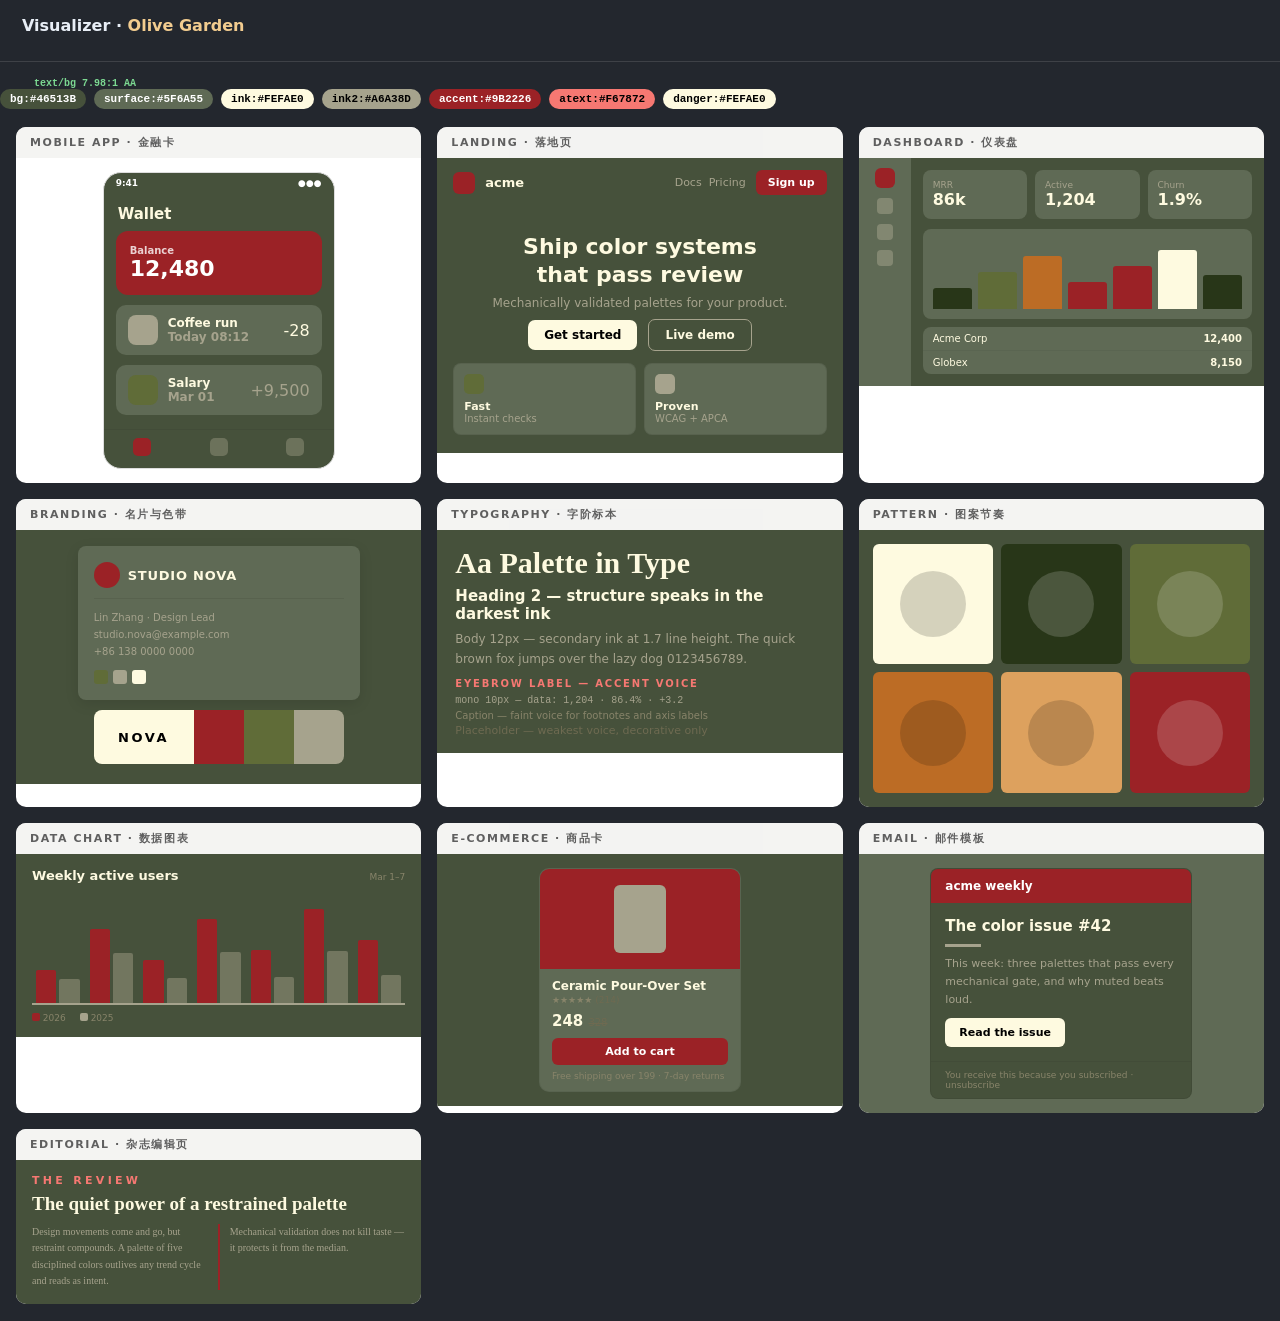
<file: docs/demo/visualizer-dark.html>
<!doctype html><html><head><meta charset='utf-8'><title>Visualizer - Olive Garden</title><style>body{margin:0;background:#23272E;font-family:system-ui,sans-serif;color:#E8EEF6}
header{padding:16px 22px;border-bottom:1px solid rgba(255,255,255,.12)}
header h1{font-size:16px;margin:0 0 10px}
header h1 b{color:#F2CC8F}
.chips{display:flex;gap:8px;flex-wrap:wrap}
.chip{padding:4px 10px;border-radius:99px;font:600 11px monospace}
.grid{display:grid;grid-template-columns:repeat(auto-fit,minmax(360px,1fr));gap:16px;padding:16px}
.scene{background:#fff;border-radius:10px;overflow:hidden}
.scene h2{font-size:11px;letter-spacing:.14em;text-transform:uppercase;opacity:.85;
  margin:0;padding:8px 14px;background:#F2F2F0;color:#444}
.badge{float:right;font:700 10px monospace;color:#7CD992}
.vsec{padding:6px 0 2px}
.vhead{padding:10px 22px 0;font:700 13px system-ui;color:#F2CC8F;display:flex;gap:12px;align-items:center}
.vhead .badge{float:none}
.vhead .chips{padding:0}</style></head><body><header><h1>Visualizer · <b>Olive Garden</b></h1></header><div class='vsec'><div class='vhead'><b></b><span class='badge'>text/bg 7.98:1 AA</span></div><div class='chips'><span class='chip' style='background:#46513B;color:#FFFFFF'>bg:#46513B</span>
<span class='chip' style='background:#5F6A55;color:#FFFFFF'>surface:#5F6A55</span>
<span class='chip' style='background:#FEFAE0;color:#000000'>ink:#FEFAE0</span>
<span class='chip' style='background:#A6A38D;color:#000000'>ink2:#A6A38D</span>
<span class='chip' style='background:#9B2226;color:#FFFFFF'>accent:#9B2226</span>
<span class='chip' style='background:#F67872;color:#000000'>atext:#F67872</span>
<span class='chip' style='background:#FEFAE0;color:#000000'>danger:#FEFAE0</span></div></div><div class='grid'><div class='scene'><h2>Mobile App · 金融卡</h2><div style='width:230px;margin:14px auto;border:1px solid #ddd;border-radius:18px;overflow:hidden;background:#46513B'>
  <div style='padding:5px 12px;font:600 9px system-ui;color:#FFFFFF;display:flex;justify-content:space-between'><span>9:41</span><span>●●●</span></div>
  <div style='padding:12px 14px 8px;color:#FEFAE0;font:700 15px system-ui'>Wallet</div>
  <div style='margin:0 12px;padding:14px;border-radius:12px;background:#9B2226;color:#FFFFFF'>
    <div style='font:600 10px system-ui;opacity:.8'>Balance</div>
    <div style='font:800 22px system-ui'>12,480</div></div>
  <div style='margin:10px 12px;padding:10px 12px;border-radius:10px;background:#5F6A55;color:#FEFAE0;display:flex;gap:10px;align-items:center'>
    <div style='width:30px;height:30px;border-radius:8px;background:#A6A38D'></div>
    <div style='font:600 12px system-ui'>Coffee run<div style='font:400 10px;color:#A6A38D'>Today 08:12</div></div>
    <div style='margin-left:auto;font:700 12px;color:#FEFAE0'>-28</div></div>
  <div style='margin:10px 12px 14px;padding:10px 12px;border-radius:10px;background:#5F6A55;color:#FEFAE0;display:flex;gap:10px;align-items:center'>
    <div style='width:30px;height:30px;border-radius:8px;background:#606C38'></div>
    <div style='font:600 12px system-ui'>Salary<div style='font:400 10px;color:#A6A38D'>Mar 01</div></div>
    <div style='margin-left:auto;font:700 12px;color:#A6A38D'>+9,500</div></div>
  <div style='display:flex;justify-content:space-around;padding:8px 0 12px;border-top:1px solid rgba(0,0,0,.06)'>
    <div style='width:18px;height:18px;border-radius:5px;background:#9B2226'></div>
    <div style='width:18px;height:18px;border-radius:5px;background:#A6A38D;opacity:.4'></div>
    <div style='width:18px;height:18px;border-radius:5px;background:#A6A38D;opacity:.4'></div></div></div></div><div class='scene'><h2>Landing · 落地页</h2><div style='background:#46513B;color:#FEFAE0'>
  <div style='display:flex;align-items:center;gap:10px;padding:12px 16px'>
    <div style='width:22px;height:22px;border-radius:6px;background:#9B2226'></div>
    <b style='font:700 13px system-ui'>acme</b>
    <span style='margin-left:auto;font:500 11px system-ui;color:#A6A38D'>Docs&nbsp;&nbsp;Pricing</span>
    <span style='padding:6px 12px;border-radius:6px;background:#9B2226;color:#FFFFFF;font:600 11px system-ui'>Sign up</span></div>
  <div style='text-align:center;padding:26px 18px 20px'>
    <div style='font:800 22px/1.25 system-ui'>Ship color systems<br>that pass review</div>
    <div style='font:400 12px system-ui;color:#A6A38D;margin:8px 0 14px'>Mechanically validated palettes for your product.</div>
    <span style='padding:8px 16px;border-radius:7px;background:#FEFAE0;color:#000000;font:600 12px system-ui'>Get started</span>
    <span style='padding:8px 16px;border-radius:7px;border:1px solid #A6A38D;color:#FEFAE0;font:600 12px system-ui;margin-left:6px'>Live demo</span></div>
  <div style='display:flex;gap:8px;padding:0 16px 18px'>
    <div style='flex:1;border:1px solid rgba(0,0,0,.08);border-radius:8px;padding:10px;background:#5F6A55'>
      <div style='width:20px;height:20px;border-radius:5px;background:#606C38'></div>
      <div style='font:700 11px system-ui;margin-top:6px'>Fast</div>
      <div style='font:400 10px system-ui;color:#A6A38D'>Instant checks</div></div>
    <div style='flex:1;border:1px solid rgba(0,0,0,.08);border-radius:8px;padding:10px;background:#5F6A55'>
      <div style='width:20px;height:20px;border-radius:5px;background:#A6A38D'></div>
      <div style='font:700 11px system-ui;margin-top:6px'>Proven</div>
      <div style='font:400 10px system-ui;color:#A6A38D'>WCAG + APCA</div></div></div></div></div><div class='scene'><h2>Dashboard · 仪表盘</h2><div style='display:flex;min-height:210px;background:#46513B'>
  <div style='width:52px;background:#5F6A55;padding:10px 0;display:flex;flex-direction:column;gap:10px;align-items:center'>
    <div style='width:20px;height:20px;border-radius:6px;background:#9B2226'></div>
    <div style='width:16px;height:16px;border-radius:4px;background:#A6A38D;opacity:.5'></div>
    <div style='width:16px;height:16px;border-radius:4px;background:#A6A38D;opacity:.5'></div>
    <div style='width:16px;height:16px;border-radius:4px;background:#A6A38D;opacity:.5'></div></div>
  <div style='flex:1;padding:12px;color:#FEFAE0'>
    <div style='display:flex;gap:8px'>
      <div style='flex:1;background:#5F6A55;border-radius:8px;padding:10px'><div style='font:500 9px system-ui;color:#A6A38D'>MRR</div><div style='font:800 16px system-ui'>86k</div></div>
      <div style='flex:1;background:#5F6A55;border-radius:8px;padding:10px'><div style='font:500 9px system-ui;color:#A6A38D'>Active</div><div style='font:800 16px system-ui'>1,204</div></div>
      <div style='flex:1;background:#5F6A55;border-radius:8px;padding:10px'><div style='font:500 9px system-ui;color:#A6A38D'>Churn</div><div style='font:800 16px system-ui;color:#FEFAE0'>1.9%</div></div></div>
    <div style='display:flex;align-items:flex-end;gap:6px;height:70px;margin-top:10px;background:#5F6A55;border-radius:8px;padding:10px'><div style='flex:1;height:30%;background:#283618;border-radius:3px 3px 0 0'></div><div style='flex:1;height:53%;background:#606C38;border-radius:3px 3px 0 0'></div><div style='flex:1;height:76%;background:#BC6C25;border-radius:3px 3px 0 0'></div><div style='flex:1;height:39%;background:#9B2226;border-radius:3px 3px 0 0'></div><div style='flex:1;height:62%;background:#9B2226;border-radius:3px 3px 0 0'></div><div style='flex:1;height:85%;background:#FEFAE0;border-radius:3px 3px 0 0'></div><div style='flex:1;height:48%;background:#283618;border-radius:3px 3px 0 0'></div></div>
    <div style='margin-top:8px;background:#5F6A55;border-radius:8px;overflow:hidden;font:500 10px system-ui'>
      <div style='display:flex;justify-content:space-between;padding:6px 10px;border-bottom:1px solid rgba(0,0,0,.05)'><span>Acme Corp</span><b>12,400</b></div>
      <div style='display:flex;justify-content:space-between;padding:6px 10px'><span>Globex</span><b>8,150</b></div></div></div></div></div><div class='scene'><h2>Branding · 名片与色带</h2><div style='padding:16px;background:#46513B'>
  <div style='max-width:250px;margin:0 auto;background:#5F6A55;border-radius:8px;padding:16px;box-shadow:0 4px 14px rgba(0,0,0,.10)'>
    <div style='display:flex;align-items:center;gap:8px'>
      <div style='width:26px;height:26px;border-radius:50%;background:#9B2226'></div>
      <b style='font:800 13px system-ui;letter-spacing:.06em;color:#FEFAE0'>STUDIO NOVA</b></div>
    <div style='height:1px;background:rgba(0,0,0,.08);margin:10px 0'></div>
    <div style='font:400 10px/1.7 system-ui;color:#A6A38D'>Lin Zhang · Design Lead<br>studio.nova@example.com<br>+86 138 0000 0000</div>
    <div style='margin-top:10px;display:flex;gap:5px'>
      <div style='width:14px;height:14px;border-radius:3px;background:#606C38'></div>
      <div style='width:14px;height:14px;border-radius:3px;background:#A6A38D'></div>
      <div style='width:14px;height:14px;border-radius:3px;background:#FEFAE0'></div></div></div>
  <div style='max-width:250px;margin:10px auto 4px;border-radius:8px;overflow:hidden;display:flex;height:54px'>
    <div style='flex:2;background:#FEFAE0;color:#000000;display:flex;align-items:center;justify-content:center;font:800 13px system-ui;letter-spacing:.2em'>NOVA</div>
    <div style='flex:1;background:#9B2226'></div>
    <div style='flex:1;background:#606C38'></div>
    <div style='flex:1;background:#A6A38D'></div></div></div></div><div class='scene'><h2>Typography · 字阶标本</h2><div style='padding:16px 18px;background:#46513B;color:#FEFAE0'>
  <div style='font:800 30px/1.1 Georgia,serif'>Aa Palette in Type</div>
  <div style='font:700 15px system-ui;margin-top:8px'>Heading 2 — structure speaks in the darkest ink</div>
  <div style='font:400 12px/1.7 system-ui;color:#A6A38D;margin-top:6px'>Body 12px — secondary ink at 1.7 line height. The quick brown fox jumps over the lazy dog 0123456789.</div>
  <div style='font:600 10px system-ui;letter-spacing:.18em;color:#F67872;margin-top:8px'>EYEBROW LABEL — ACCENT VOICE</div>
  <div style='font:400 10px monospace;color:#A6A38D;margin-top:6px'>mono 10px — data: 1,204 · 86.4% · +3.2</div>
  <div style='font:400 10px system-ui;color:#88846A;margin-top:4px'>Caption — faint voice for footnotes and axis labels</div>
  <div style='font:400 11px system-ui;color:#6E6A51;margin-top:3px'>Placeholder — weakest voice, decorative only</div></div></div><div class='scene'><h2>Pattern · 图案节奏</h2><div style='padding:14px;background:#46513B'><div style='display:grid;grid-template-columns:repeat(3,1fr);gap:8px'><div style='aspect-ratio:1;border-radius:6px;display:flex;align-items:center;justify-content:center;background:#FEFAE0'><div style='width:55%;height:55%;border-radius:50%;background:#000000;opacity:.16'></div></div><div style='aspect-ratio:1;border-radius:6px;display:flex;align-items:center;justify-content:center;background:#283618'><div style='width:55%;height:55%;border-radius:50%;background:#FFFFFF;opacity:.16'></div></div><div style='aspect-ratio:1;border-radius:6px;display:flex;align-items:center;justify-content:center;background:#606C38'><div style='width:55%;height:55%;border-radius:50%;background:#FFFFFF;opacity:.16'></div></div><div style='aspect-ratio:1;border-radius:6px;display:flex;align-items:center;justify-content:center;background:#BC6C25'><div style='width:55%;height:55%;border-radius:50%;background:#000000;opacity:.16'></div></div><div style='aspect-ratio:1;border-radius:6px;display:flex;align-items:center;justify-content:center;background:#DDA15E'><div style='width:55%;height:55%;border-radius:50%;background:#000000;opacity:.16'></div></div><div style='aspect-ratio:1;border-radius:6px;display:flex;align-items:center;justify-content:center;background:#9B2226'><div style='width:55%;height:55%;border-radius:50%;background:#FFFFFF;opacity:.16'></div></div></div></div></div><div class='scene'><h2>Data Chart · 数据图表</h2><div style='padding:14px 16px;background:#46513B;color:#FEFAE0'>
  <div style='display:flex;justify-content:space-between;align-items:baseline'>
    <b style='font:700 13px system-ui'>Weekly active users</b>
    <span style='font:500 9px system-ui;color:#88846A'>Mar 1–7</span></div>
  <div style='display:flex;align-items:flex-end;gap:10px;height:110px;margin-top:10px;border-bottom:2px solid #A6A38D;padding:0 4px'><div style='flex:1;display:flex;align-items:flex-end;gap:3px;align-self:stretch'><div style='flex:1;height:30%;background:#9B2226;border-radius:2px 2px 0 0'></div><div style='flex:1;height:22%;background:#A6A38D;opacity:.45;border-radius:2px 2px 0 0'></div></div><div style='flex:1;display:flex;align-items:flex-end;gap:3px;align-self:stretch'><div style='flex:1;height:67%;background:#9B2226;border-radius:2px 2px 0 0'></div><div style='flex:1;height:45%;background:#A6A38D;opacity:.45;border-radius:2px 2px 0 0'></div></div><div style='flex:1;display:flex;align-items:flex-end;gap:3px;align-self:stretch'><div style='flex:1;height:39%;background:#9B2226;border-radius:2px 2px 0 0'></div><div style='flex:1;height:23%;background:#A6A38D;opacity:.45;border-radius:2px 2px 0 0'></div></div><div style='flex:1;display:flex;align-items:flex-end;gap:3px;align-self:stretch'><div style='flex:1;height:76%;background:#9B2226;border-radius:2px 2px 0 0'></div><div style='flex:1;height:46%;background:#A6A38D;opacity:.45;border-radius:2px 2px 0 0'></div></div><div style='flex:1;display:flex;align-items:flex-end;gap:3px;align-self:stretch'><div style='flex:1;height:48%;background:#9B2226;border-radius:2px 2px 0 0'></div><div style='flex:1;height:24%;background:#A6A38D;opacity:.45;border-radius:2px 2px 0 0'></div></div><div style='flex:1;display:flex;align-items:flex-end;gap:3px;align-self:stretch'><div style='flex:1;height:85%;background:#9B2226;border-radius:2px 2px 0 0'></div><div style='flex:1;height:47%;background:#A6A38D;opacity:.45;border-radius:2px 2px 0 0'></div></div><div style='flex:1;display:flex;align-items:flex-end;gap:3px;align-self:stretch'><div style='flex:1;height:57%;background:#9B2226;border-radius:2px 2px 0 0'></div><div style='flex:1;height:25%;background:#A6A38D;opacity:.45;border-radius:2px 2px 0 0'></div></div></div>
  <div style='display:flex;gap:14px;margin-top:8px;font:500 9px system-ui;color:#88846A'>
    <span><span style='display:inline-block;width:8px;height:8px;background:#9B2226;border-radius:2px'></span> 2026</span>
    <span><span style='display:inline-block;width:8px;height:8px;background:#A6A38D;border-radius:2px'></span> 2025</span></div></div></div><div class='scene'><h2>E-commerce · 商品卡</h2><div style='padding:14px;background:#46513B'>
  <div style='width:200px;margin:0 auto;background:#5F6A55;border-radius:10px;overflow:hidden;border:1px solid rgba(0,0,0,.06)'>
    <div style='height:100px;background:#9B2226;display:flex;align-items:center;justify-content:center'>
      <div style='width:52px;height:68px;border-radius:6px;background:#A6A38D'></div></div>
    <div style='padding:10px 12px'>
      <div style='font:700 12px system-ui;color:#FEFAE0'>Ceramic Pour-Over Set</div>
      <div style='font:500 9px system-ui;color:#88846A;margin-top:2px'>★★★★★ <span style='color:#6E6A51'>(214)</span></div>
      <div style='margin-top:6px'><b style='font:800 15px system-ui;color:#FEFAE0'>248</b> <span style='font:400 10px system-ui;color:#6E6A51;text-decoration:line-through'>328</span></div>
      <div style='margin-top:8px;padding:7px 0;text-align:center;border-radius:6px;background:#9B2226;color:#FFFFFF;font:700 11px system-ui'>Add to cart</div>
      <div style='font:400 9px system-ui;color:#88846A;margin-top:6px'>Free shipping over 199 · 7-day returns</div></div></div></div></div><div class='scene'><h2>Email · 邮件模板</h2><div style='background:#5F6A55;padding:14px'>
  <div style='max-width:260px;margin:0 auto;background:#46513B;border-radius:8px;overflow:hidden;border:1px solid rgba(0,0,0,.07)'>
    <div style='padding:10px 14px;background:#9B2226;color:#FFFFFF;font:800 12px system-ui'>acme weekly</div>
    <div style='padding:14px'>
      <div style='font:800 15px/1.3 system-ui;color:#FEFAE0'>The color issue #42</div>
      <div style='height:3px;width:36px;background:#A6A38D;margin:8px 0'></div>
      <div style='font:400 11px/1.6 system-ui;color:#A6A38D'>This week: three palettes that pass every mechanical gate, and why muted beats loud.</div>
      <div style='margin-top:10px;display:inline-block;padding:8px 14px;border-radius:6px;background:#FEFAE0;color:#000000;font:700 11px system-ui'>Read the issue</div></div>
    <div style='padding:8px 14px;border-top:1px solid rgba(0,0,0,.06);font:400 9px system-ui;color:#88846A'>You receive this because you subscribed · unsubscribe</div></div></div></div><div class='scene'><h2>Editorial · 杂志编辑页</h2><div style='padding:14px 16px;background:#46513B;color:#FEFAE0'>
  <div style='font:800 11px system-ui;letter-spacing:.3em;color:#F67872'>THE REVIEW</div>
  <div style='font:800 19px/1.2 Georgia,serif;margin-top:6px'>The quiet power of a restrained palette</div>
  <div style='display:flex;gap:10px;margin-top:8px'>
    <div style='flex:1;font:400 10px/1.65 Georgia,serif;color:#A6A38D'>Design movements come and go, but restraint compounds. A palette of five disciplined colors outlives any trend cycle and reads as intent.</div>
    <div style='flex:1;font:400 10px/1.65 Georgia,serif;color:#A6A38D;border-left:2px solid #9B2226;padding-left:10px'>Mechanical validation does not kill taste — it protects it from the median.</div></div></div></div></div></body></html>
</file>
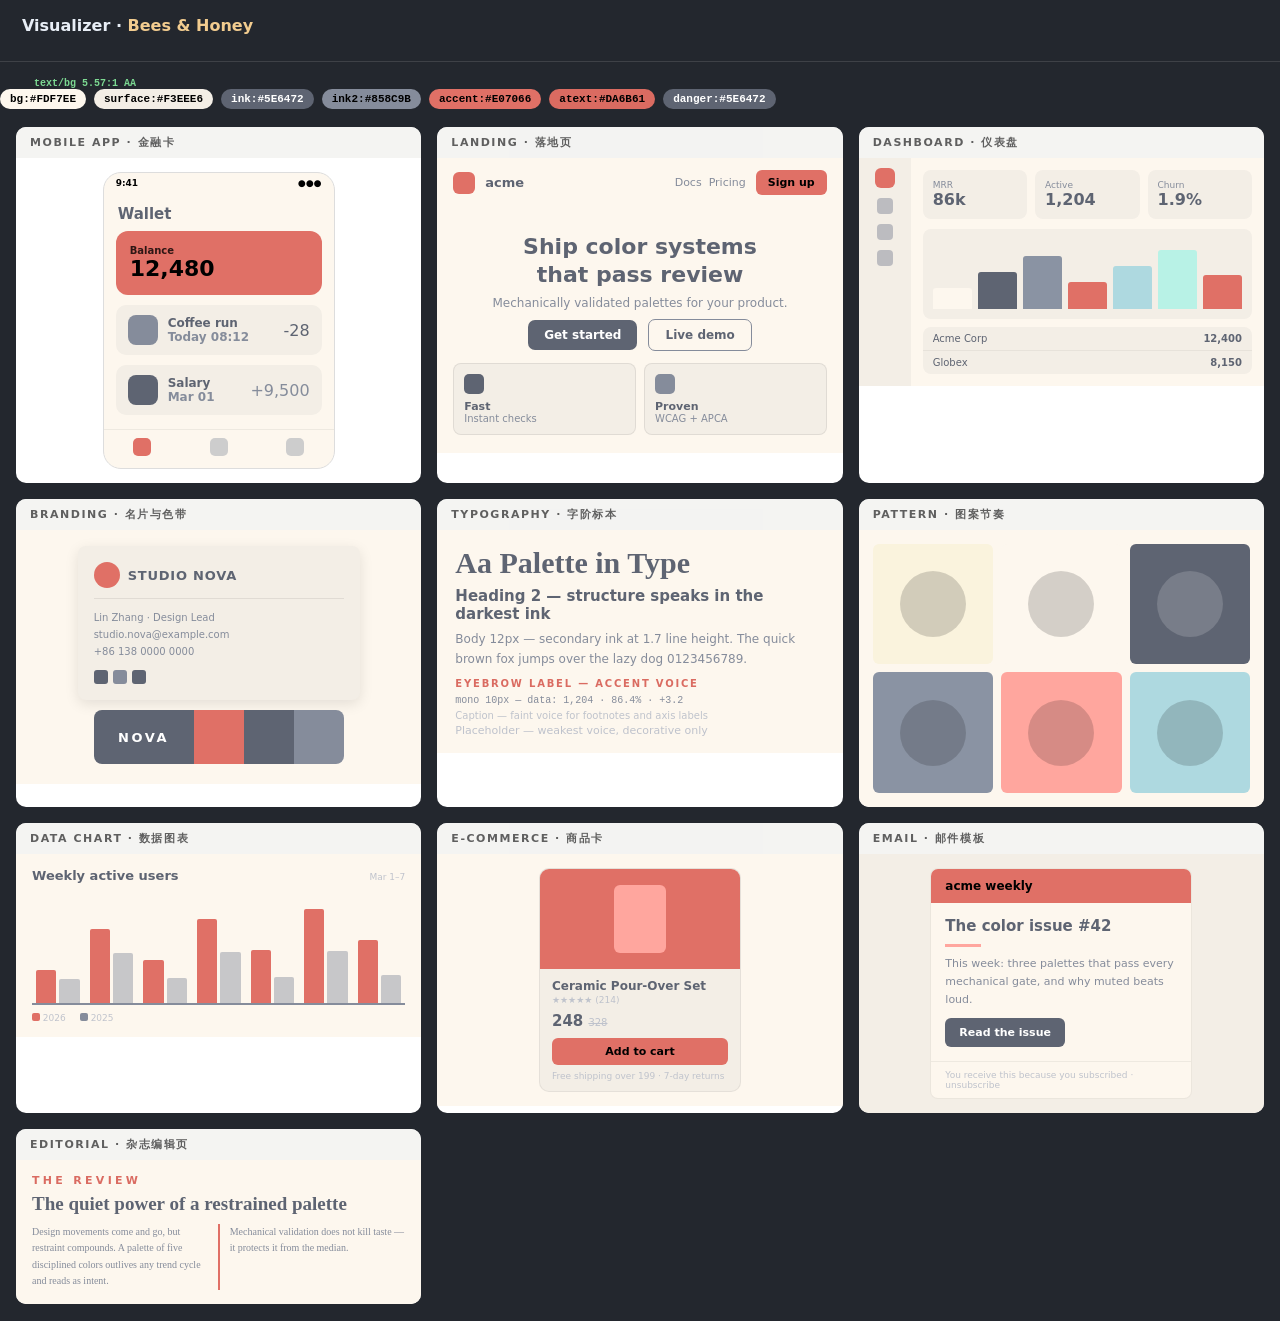
<file: docs/demo/visualizer-light.html>
<!doctype html><html><head><meta charset='utf-8'><title>Visualizer - Bees & Honey</title><style>body{margin:0;background:#23272E;font-family:system-ui,sans-serif;color:#E8EEF6}
header{padding:16px 22px;border-bottom:1px solid rgba(255,255,255,.12)}
header h1{font-size:16px;margin:0 0 10px}
header h1 b{color:#F2CC8F}
.chips{display:flex;gap:8px;flex-wrap:wrap}
.chip{padding:4px 10px;border-radius:99px;font:600 11px monospace}
.grid{display:grid;grid-template-columns:repeat(auto-fit,minmax(360px,1fr));gap:16px;padding:16px}
.scene{background:#fff;border-radius:10px;overflow:hidden}
.scene h2{font-size:11px;letter-spacing:.14em;text-transform:uppercase;opacity:.85;
  margin:0;padding:8px 14px;background:#F2F2F0;color:#444}
.badge{float:right;font:700 10px monospace;color:#7CD992}
.vsec{padding:6px 0 2px}
.vhead{padding:10px 22px 0;font:700 13px system-ui;color:#F2CC8F;display:flex;gap:12px;align-items:center}
.vhead .badge{float:none}
.vhead .chips{padding:0}</style></head><body><header><h1>Visualizer · <b>Bees & Honey</b></h1></header><div class='vsec'><div class='vhead'><b></b><span class='badge'>text/bg 5.57:1 AA</span></div><div class='chips'><span class='chip' style='background:#FDF7EE;color:#000000'>bg:#FDF7EE</span>
<span class='chip' style='background:#F3EEE6;color:#000000'>surface:#F3EEE6</span>
<span class='chip' style='background:#5E6472;color:#FFFFFF'>ink:#5E6472</span>
<span class='chip' style='background:#858C9B;color:#000000'>ink2:#858C9B</span>
<span class='chip' style='background:#E07066;color:#000000'>accent:#E07066</span>
<span class='chip' style='background:#DA6B61;color:#000000'>atext:#DA6B61</span>
<span class='chip' style='background:#5E6472;color:#FFFFFF'>danger:#5E6472</span></div></div><div class='grid'><div class='scene'><h2>Mobile App · 金融卡</h2><div style='width:230px;margin:14px auto;border:1px solid #ddd;border-radius:18px;overflow:hidden;background:#FDF7EE'>
  <div style='padding:5px 12px;font:600 9px system-ui;color:#000000;display:flex;justify-content:space-between'><span>9:41</span><span>●●●</span></div>
  <div style='padding:12px 14px 8px;color:#5E6472;font:700 15px system-ui'>Wallet</div>
  <div style='margin:0 12px;padding:14px;border-radius:12px;background:#E07066;color:#000000'>
    <div style='font:600 10px system-ui;opacity:.8'>Balance</div>
    <div style='font:800 22px system-ui'>12,480</div></div>
  <div style='margin:10px 12px;padding:10px 12px;border-radius:10px;background:#F3EEE6;color:#5E6472;display:flex;gap:10px;align-items:center'>
    <div style='width:30px;height:30px;border-radius:8px;background:#858C9B'></div>
    <div style='font:600 12px system-ui'>Coffee run<div style='font:400 10px;color:#858C9B'>Today 08:12</div></div>
    <div style='margin-left:auto;font:700 12px;color:#5E6472'>-28</div></div>
  <div style='margin:10px 12px 14px;padding:10px 12px;border-radius:10px;background:#F3EEE6;color:#5E6472;display:flex;gap:10px;align-items:center'>
    <div style='width:30px;height:30px;border-radius:8px;background:#5E6472'></div>
    <div style='font:600 12px system-ui'>Salary<div style='font:400 10px;color:#858C9B'>Mar 01</div></div>
    <div style='margin-left:auto;font:700 12px;color:#858C9B'>+9,500</div></div>
  <div style='display:flex;justify-content:space-around;padding:8px 0 12px;border-top:1px solid rgba(0,0,0,.06)'>
    <div style='width:18px;height:18px;border-radius:5px;background:#E07066'></div>
    <div style='width:18px;height:18px;border-radius:5px;background:#858C9B;opacity:.4'></div>
    <div style='width:18px;height:18px;border-radius:5px;background:#858C9B;opacity:.4'></div></div></div></div><div class='scene'><h2>Landing · 落地页</h2><div style='background:#FDF7EE;color:#5E6472'>
  <div style='display:flex;align-items:center;gap:10px;padding:12px 16px'>
    <div style='width:22px;height:22px;border-radius:6px;background:#E07066'></div>
    <b style='font:700 13px system-ui'>acme</b>
    <span style='margin-left:auto;font:500 11px system-ui;color:#858C9B'>Docs&nbsp;&nbsp;Pricing</span>
    <span style='padding:6px 12px;border-radius:6px;background:#E07066;color:#000000;font:600 11px system-ui'>Sign up</span></div>
  <div style='text-align:center;padding:26px 18px 20px'>
    <div style='font:800 22px/1.25 system-ui'>Ship color systems<br>that pass review</div>
    <div style='font:400 12px system-ui;color:#858C9B;margin:8px 0 14px'>Mechanically validated palettes for your product.</div>
    <span style='padding:8px 16px;border-radius:7px;background:#5E6472;color:#FFFFFF;font:600 12px system-ui'>Get started</span>
    <span style='padding:8px 16px;border-radius:7px;border:1px solid #858C9B;color:#5E6472;font:600 12px system-ui;margin-left:6px'>Live demo</span></div>
  <div style='display:flex;gap:8px;padding:0 16px 18px'>
    <div style='flex:1;border:1px solid rgba(0,0,0,.08);border-radius:8px;padding:10px;background:#F3EEE6'>
      <div style='width:20px;height:20px;border-radius:5px;background:#5E6472'></div>
      <div style='font:700 11px system-ui;margin-top:6px'>Fast</div>
      <div style='font:400 10px system-ui;color:#858C9B'>Instant checks</div></div>
    <div style='flex:1;border:1px solid rgba(0,0,0,.08);border-radius:8px;padding:10px;background:#F3EEE6'>
      <div style='width:20px;height:20px;border-radius:5px;background:#858C9B'></div>
      <div style='font:700 11px system-ui;margin-top:6px'>Proven</div>
      <div style='font:400 10px system-ui;color:#858C9B'>WCAG + APCA</div></div></div></div></div><div class='scene'><h2>Dashboard · 仪表盘</h2><div style='display:flex;min-height:210px;background:#FDF7EE'>
  <div style='width:52px;background:#F3EEE6;padding:10px 0;display:flex;flex-direction:column;gap:10px;align-items:center'>
    <div style='width:20px;height:20px;border-radius:6px;background:#E07066'></div>
    <div style='width:16px;height:16px;border-radius:4px;background:#858C9B;opacity:.5'></div>
    <div style='width:16px;height:16px;border-radius:4px;background:#858C9B;opacity:.5'></div>
    <div style='width:16px;height:16px;border-radius:4px;background:#858C9B;opacity:.5'></div></div>
  <div style='flex:1;padding:12px;color:#5E6472'>
    <div style='display:flex;gap:8px'>
      <div style='flex:1;background:#F3EEE6;border-radius:8px;padding:10px'><div style='font:500 9px system-ui;color:#858C9B'>MRR</div><div style='font:800 16px system-ui'>86k</div></div>
      <div style='flex:1;background:#F3EEE6;border-radius:8px;padding:10px'><div style='font:500 9px system-ui;color:#858C9B'>Active</div><div style='font:800 16px system-ui'>1,204</div></div>
      <div style='flex:1;background:#F3EEE6;border-radius:8px;padding:10px'><div style='font:500 9px system-ui;color:#858C9B'>Churn</div><div style='font:800 16px system-ui;color:#5E6472'>1.9%</div></div></div>
    <div style='display:flex;align-items:flex-end;gap:6px;height:70px;margin-top:10px;background:#F3EEE6;border-radius:8px;padding:10px'><div style='flex:1;height:30%;background:#FDF7EE;border-radius:3px 3px 0 0'></div><div style='flex:1;height:53%;background:#5E6472;border-radius:3px 3px 0 0'></div><div style='flex:1;height:76%;background:#8A93A3;border-radius:3px 3px 0 0'></div><div style='flex:1;height:39%;background:#E07066;border-radius:3px 3px 0 0'></div><div style='flex:1;height:62%;background:#AED9E0;border-radius:3px 3px 0 0'></div><div style='flex:1;height:85%;background:#B8F2E6;border-radius:3px 3px 0 0'></div><div style='flex:1;height:48%;background:#E07066;border-radius:3px 3px 0 0'></div></div>
    <div style='margin-top:8px;background:#F3EEE6;border-radius:8px;overflow:hidden;font:500 10px system-ui'>
      <div style='display:flex;justify-content:space-between;padding:6px 10px;border-bottom:1px solid rgba(0,0,0,.05)'><span>Acme Corp</span><b>12,400</b></div>
      <div style='display:flex;justify-content:space-between;padding:6px 10px'><span>Globex</span><b>8,150</b></div></div></div></div></div><div class='scene'><h2>Branding · 名片与色带</h2><div style='padding:16px;background:#FDF7EE'>
  <div style='max-width:250px;margin:0 auto;background:#F3EEE6;border-radius:8px;padding:16px;box-shadow:0 4px 14px rgba(0,0,0,.10)'>
    <div style='display:flex;align-items:center;gap:8px'>
      <div style='width:26px;height:26px;border-radius:50%;background:#E07066'></div>
      <b style='font:800 13px system-ui;letter-spacing:.06em;color:#5E6472'>STUDIO NOVA</b></div>
    <div style='height:1px;background:rgba(0,0,0,.08);margin:10px 0'></div>
    <div style='font:400 10px/1.7 system-ui;color:#858C9B'>Lin Zhang · Design Lead<br>studio.nova@example.com<br>+86 138 0000 0000</div>
    <div style='margin-top:10px;display:flex;gap:5px'>
      <div style='width:14px;height:14px;border-radius:3px;background:#5E6472'></div>
      <div style='width:14px;height:14px;border-radius:3px;background:#858C9B'></div>
      <div style='width:14px;height:14px;border-radius:3px;background:#5E6472'></div></div></div>
  <div style='max-width:250px;margin:10px auto 4px;border-radius:8px;overflow:hidden;display:flex;height:54px'>
    <div style='flex:2;background:#5E6472;color:#FFFFFF;display:flex;align-items:center;justify-content:center;font:800 13px system-ui;letter-spacing:.2em'>NOVA</div>
    <div style='flex:1;background:#E07066'></div>
    <div style='flex:1;background:#5E6472'></div>
    <div style='flex:1;background:#858C9B'></div></div></div></div><div class='scene'><h2>Typography · 字阶标本</h2><div style='padding:16px 18px;background:#FDF7EE;color:#5E6472'>
  <div style='font:800 30px/1.1 Georgia,serif'>Aa Palette in Type</div>
  <div style='font:700 15px system-ui;margin-top:8px'>Heading 2 — structure speaks in the darkest ink</div>
  <div style='font:400 12px/1.7 system-ui;color:#858C9B;margin-top:6px'>Body 12px — secondary ink at 1.7 line height. The quick brown fox jumps over the lazy dog 0123456789.</div>
  <div style='font:600 10px system-ui;letter-spacing:.18em;color:#DA6B61;margin-top:8px'>EYEBROW LABEL — ACCENT VOICE</div>
  <div style='font:400 10px monospace;color:#858C9B;margin-top:6px'>mono 10px — data: 1,204 · 86.4% · +3.2</div>
  <div style='font:400 10px system-ui;color:#BFC3CC;margin-top:4px'>Caption — faint voice for footnotes and axis labels</div>
  <div style='font:400 11px system-ui;color:#BEC2CC;margin-top:3px'>Placeholder — weakest voice, decorative only</div></div></div><div class='scene'><h2>Pattern · 图案节奏</h2><div style='padding:14px;background:#FDF7EE'><div style='display:grid;grid-template-columns:repeat(3,1fr);gap:8px'><div style='aspect-ratio:1;border-radius:6px;display:flex;align-items:center;justify-content:center;background:#FAF3DD'><div style='width:55%;height:55%;border-radius:50%;background:#000000;opacity:.16'></div></div><div style='aspect-ratio:1;border-radius:6px;display:flex;align-items:center;justify-content:center;background:#FDF7EE'><div style='width:55%;height:55%;border-radius:50%;background:#000000;opacity:.16'></div></div><div style='aspect-ratio:1;border-radius:6px;display:flex;align-items:center;justify-content:center;background:#5E6472'><div style='width:55%;height:55%;border-radius:50%;background:#FFFFFF;opacity:.16'></div></div><div style='aspect-ratio:1;border-radius:6px;display:flex;align-items:center;justify-content:center;background:#8A93A3'><div style='width:55%;height:55%;border-radius:50%;background:#000000;opacity:.16'></div></div><div style='aspect-ratio:1;border-radius:6px;display:flex;align-items:center;justify-content:center;background:#FFA69E'><div style='width:55%;height:55%;border-radius:50%;background:#000000;opacity:.16'></div></div><div style='aspect-ratio:1;border-radius:6px;display:flex;align-items:center;justify-content:center;background:#AED9E0'><div style='width:55%;height:55%;border-radius:50%;background:#000000;opacity:.16'></div></div></div></div></div><div class='scene'><h2>Data Chart · 数据图表</h2><div style='padding:14px 16px;background:#FDF7EE;color:#5E6472'>
  <div style='display:flex;justify-content:space-between;align-items:baseline'>
    <b style='font:700 13px system-ui'>Weekly active users</b>
    <span style='font:500 9px system-ui;color:#BFC3CC'>Mar 1–7</span></div>
  <div style='display:flex;align-items:flex-end;gap:10px;height:110px;margin-top:10px;border-bottom:2px solid #858C9B;padding:0 4px'><div style='flex:1;display:flex;align-items:flex-end;gap:3px;align-self:stretch'><div style='flex:1;height:30%;background:#E07066;border-radius:2px 2px 0 0'></div><div style='flex:1;height:22%;background:#858C9B;opacity:.45;border-radius:2px 2px 0 0'></div></div><div style='flex:1;display:flex;align-items:flex-end;gap:3px;align-self:stretch'><div style='flex:1;height:67%;background:#E07066;border-radius:2px 2px 0 0'></div><div style='flex:1;height:45%;background:#858C9B;opacity:.45;border-radius:2px 2px 0 0'></div></div><div style='flex:1;display:flex;align-items:flex-end;gap:3px;align-self:stretch'><div style='flex:1;height:39%;background:#E07066;border-radius:2px 2px 0 0'></div><div style='flex:1;height:23%;background:#858C9B;opacity:.45;border-radius:2px 2px 0 0'></div></div><div style='flex:1;display:flex;align-items:flex-end;gap:3px;align-self:stretch'><div style='flex:1;height:76%;background:#E07066;border-radius:2px 2px 0 0'></div><div style='flex:1;height:46%;background:#858C9B;opacity:.45;border-radius:2px 2px 0 0'></div></div><div style='flex:1;display:flex;align-items:flex-end;gap:3px;align-self:stretch'><div style='flex:1;height:48%;background:#E07066;border-radius:2px 2px 0 0'></div><div style='flex:1;height:24%;background:#858C9B;opacity:.45;border-radius:2px 2px 0 0'></div></div><div style='flex:1;display:flex;align-items:flex-end;gap:3px;align-self:stretch'><div style='flex:1;height:85%;background:#E07066;border-radius:2px 2px 0 0'></div><div style='flex:1;height:47%;background:#858C9B;opacity:.45;border-radius:2px 2px 0 0'></div></div><div style='flex:1;display:flex;align-items:flex-end;gap:3px;align-self:stretch'><div style='flex:1;height:57%;background:#E07066;border-radius:2px 2px 0 0'></div><div style='flex:1;height:25%;background:#858C9B;opacity:.45;border-radius:2px 2px 0 0'></div></div></div>
  <div style='display:flex;gap:14px;margin-top:8px;font:500 9px system-ui;color:#BFC3CC'>
    <span><span style='display:inline-block;width:8px;height:8px;background:#E07066;border-radius:2px'></span> 2026</span>
    <span><span style='display:inline-block;width:8px;height:8px;background:#858C9B;border-radius:2px'></span> 2025</span></div></div></div><div class='scene'><h2>E-commerce · 商品卡</h2><div style='padding:14px;background:#FDF7EE'>
  <div style='width:200px;margin:0 auto;background:#F3EEE6;border-radius:10px;overflow:hidden;border:1px solid rgba(0,0,0,.06)'>
    <div style='height:100px;background:#E07066;display:flex;align-items:center;justify-content:center'>
      <div style='width:52px;height:68px;border-radius:6px;background:#FFA69E'></div></div>
    <div style='padding:10px 12px'>
      <div style='font:700 12px system-ui;color:#5E6472'>Ceramic Pour-Over Set</div>
      <div style='font:500 9px system-ui;color:#BFC3CC;margin-top:2px'>★★★★★ <span style='color:#BEC2CC'>(214)</span></div>
      <div style='margin-top:6px'><b style='font:800 15px system-ui;color:#5E6472'>248</b> <span style='font:400 10px system-ui;color:#BEC2CC;text-decoration:line-through'>328</span></div>
      <div style='margin-top:8px;padding:7px 0;text-align:center;border-radius:6px;background:#E07066;color:#000000;font:700 11px system-ui'>Add to cart</div>
      <div style='font:400 9px system-ui;color:#BFC3CC;margin-top:6px'>Free shipping over 199 · 7-day returns</div></div></div></div></div><div class='scene'><h2>Email · 邮件模板</h2><div style='background:#F3EEE6;padding:14px'>
  <div style='max-width:260px;margin:0 auto;background:#FDF7EE;border-radius:8px;overflow:hidden;border:1px solid rgba(0,0,0,.07)'>
    <div style='padding:10px 14px;background:#E07066;color:#000000;font:800 12px system-ui'>acme weekly</div>
    <div style='padding:14px'>
      <div style='font:800 15px/1.3 system-ui;color:#5E6472'>The color issue #42</div>
      <div style='height:3px;width:36px;background:#FFA69E;margin:8px 0'></div>
      <div style='font:400 11px/1.6 system-ui;color:#858C9B'>This week: three palettes that pass every mechanical gate, and why muted beats loud.</div>
      <div style='margin-top:10px;display:inline-block;padding:8px 14px;border-radius:6px;background:#5E6472;color:#FFFFFF;font:700 11px system-ui'>Read the issue</div></div>
    <div style='padding:8px 14px;border-top:1px solid rgba(0,0,0,.06);font:400 9px system-ui;color:#BFC3CC'>You receive this because you subscribed · unsubscribe</div></div></div></div><div class='scene'><h2>Editorial · 杂志编辑页</h2><div style='padding:14px 16px;background:#FDF7EE;color:#5E6472'>
  <div style='font:800 11px system-ui;letter-spacing:.3em;color:#DA6B61'>THE REVIEW</div>
  <div style='font:800 19px/1.2 Georgia,serif;margin-top:6px'>The quiet power of a restrained palette</div>
  <div style='display:flex;gap:10px;margin-top:8px'>
    <div style='flex:1;font:400 10px/1.65 Georgia,serif;color:#858C9B'>Design movements come and go, but restraint compounds. A palette of five disciplined colors outlives any trend cycle and reads as intent.</div>
    <div style='flex:1;font:400 10px/1.65 Georgia,serif;color:#858C9B;border-left:2px solid #E07066;padding-left:10px'>Mechanical validation does not kill taste — it protects it from the median.</div></div></div></div></div></body></html>
</file>
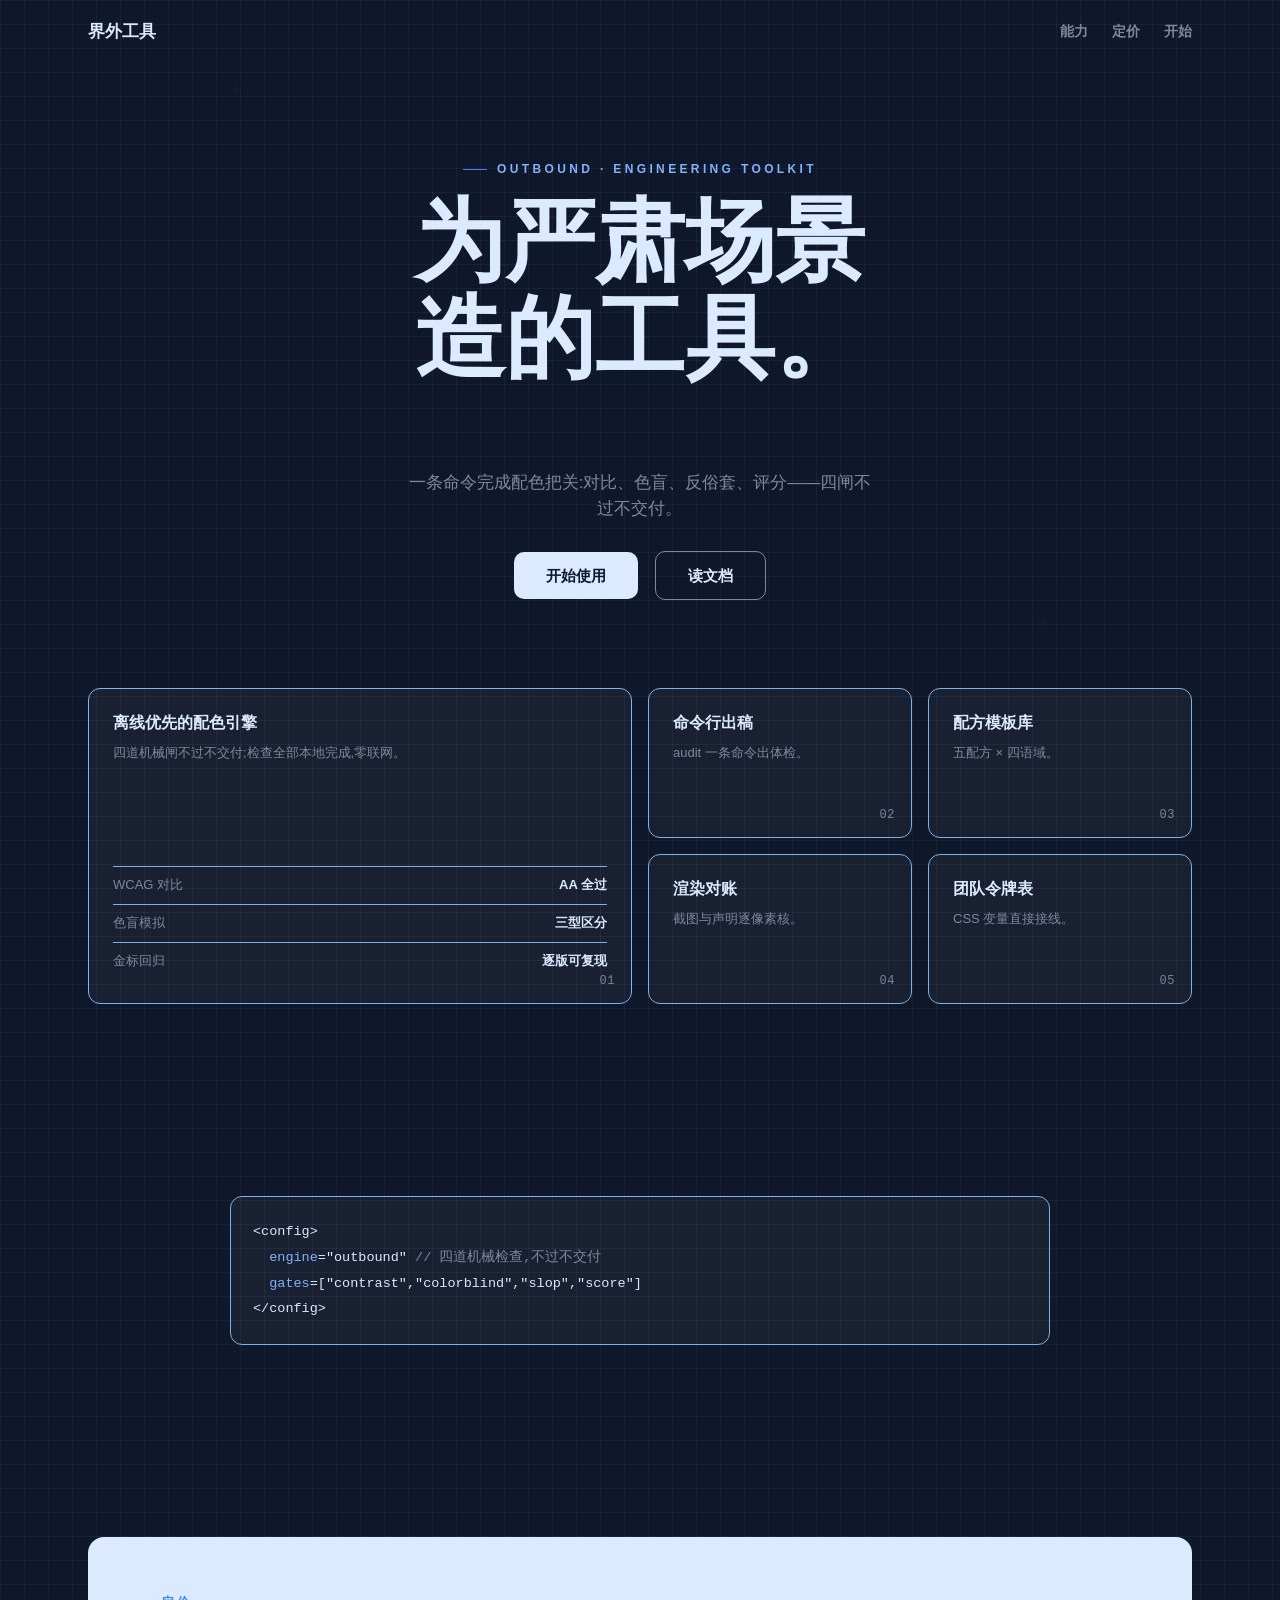
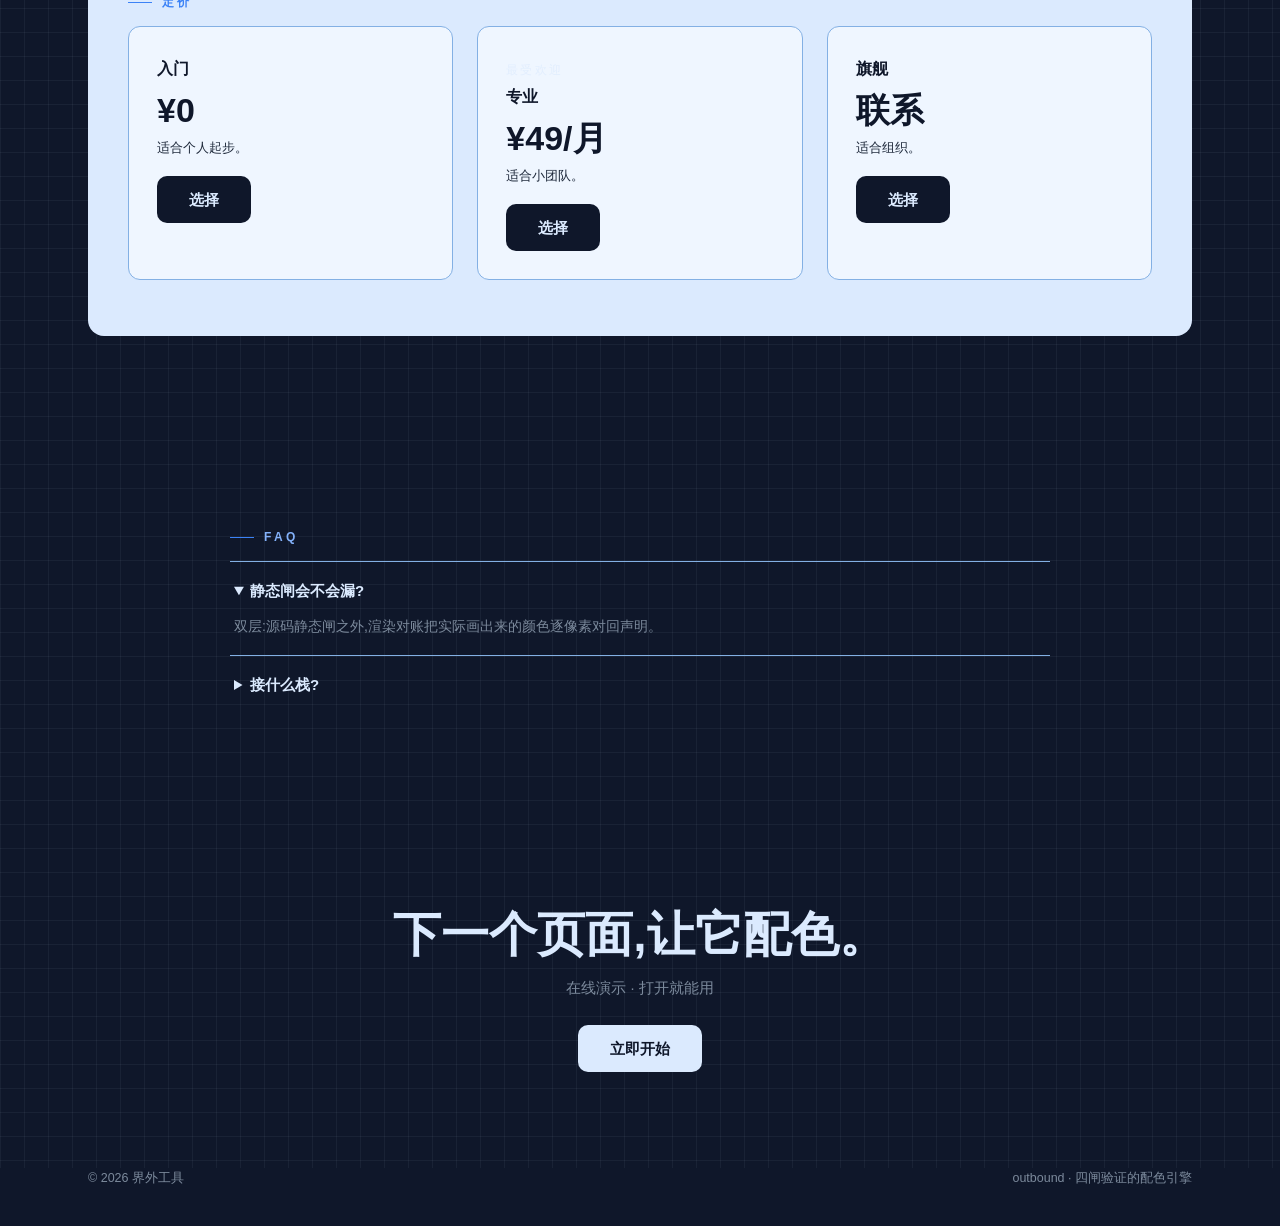
<file: references/exemplars/blueprint-dark.html>
<!-- exemplar
kind: tech-landing
register: dark
recipe: BLUEPRINT
techniques: R2,网格底纹,bento,亮区定价
palette: 1E293B,3B82F6,93C5FD,DBEAFE,0F172A
validated: 四闸 PASS(0P0/0P1/0P2)+渲染评审 v1-v7
regen: python3 scripts/make_exemplars.py(勿手改本文件)
-->
<!DOCTYPE html><html lang="zh-CN"><head><meta charset="utf-8">
<meta name="viewport" content="width=device-width,initial-scale=1"><title>界外工具</title>
<!-- recipe-source: BLUEPRINT(0.14) 声明色板: 0F172A,1E293B,3B82F6,7C8A9C,83B0E4,83B1FA,93C5FD,DBEAFE,EFF6FF 序列: 8居中/4x2bento/8居中/亮区定价/FAQ -->
<style>:root{
  --night:#0F172A;--pale:#DBEAFE;--mist:#7C8A9C;--sage:#83B1FA;
  --surface:#93C5FD;--ink:#0F172A;--ink2:#1E293B;--accent:#3B82F6;
  --card:#EFF6FF;--line:#83B0E4;
  --serif:'Noto Serif SC','Source Han Serif SC','Songti SC',Georgia,serif;
  --sans:-apple-system,'PingFang SC','Microsoft YaHei','Segoe UI',sans-serif;
  --sans-display:-apple-system,'SF Pro Display','Segoe UI Display','PingFang SC','Microsoft YaHei',sans-serif;
  --display:var(--sans);
  --mono:ui-monospace,'SF Mono',Consolas,monospace;
  --track-display:-0.011em; /* 0.28 展示级紧字距纪律(Linear 式克制;CJK 靠 palt 收标点,此值只动 display 级) */
}
:lang(zh){text-autospace:normal;line-break:strict}
@supports (text-spacing-trim: space-all){
  :lang(zh){text-spacing-trim:space-all} /* 0.28:全角标点挤压渐进增强(Chrome 123+;不支持则原样,clreq 口径) */
}
@supports (container-type: inline-size){
  .wrap{container-type:inline-size} /* 0.33:容器查询渐进底座——组件按所处空间响应,非按视口 */
}
h1,h2{text-wrap:balance}
p{text-wrap:pretty}
:lang(zh) :is(h1,h2,h3){font-feature-settings:"palt" 1}
*{box-sizing:border-box;margin:0;padding:0}
body{background:var(--pale);color:var(--ink);font:400 16px/1.75 var(--sans)}
a{color:inherit;text-decoration:none}
img{max-width:100%;display:block}
.wrap{max-width:1200px;margin:0 auto;padding:0 48px}
.grid{display:grid;grid-template-columns:repeat(12,1fr);gap:24px}
:focus-visible{outline:3px solid var(--sage);outline-offset:3px}
.kicker{display:flex;align-items:center;gap:10px;font:700 12px/1.6 var(--sans);
         letter-spacing:.28em;color:var(--accent-ink,var(--accent));margin-bottom:14px}
.kicker::before{content:"";width:24px;height:1px;background:var(--accent)}
.hairline{border:0;border-top:1px solid var(--line)}
.mono{font:400 12px/1.6 var(--mono);letter-spacing:.05em;opacity:.62}
.btn{display:inline-block;background:var(--ink);color:var(--pale);font:700 15px/1 var(--sans);
      padding:16px 32px;border-radius:10px}
.btn.ghost{background:transparent;color:var(--ink);border:1.5px solid var(--ink)}
.ghost-num{font:900 clamp(96px,12vw,160px)/1 var(--serif);color:transparent;
            -webkit-text-stroke:1px var(--line);pointer-events:none}
.cross{position:absolute;width:11px;height:11px;pointer-events:none}
.cross::before{content:"";position:absolute;left:5px;top:0;width:1px;height:11px;background:var(--ink2);opacity:.5}
.cross::after{content:"";position:absolute;top:5px;left:0;width:11px;height:1px;background:var(--ink2);opacity:.5}
.side-label{position:absolute;writing-mode:vertical-rl;font:600 12.5px/1.8 var(--mono);
             letter-spacing:.3em;color:var(--ink2);opacity:.55;pointer-events:none}
.bg-motif{position:absolute;pointer-events:none;opacity:.07}
.dark .bg-motif{opacity:.12}
section{padding:96px 0}
section .sub{padding:64px 0 0}
table{width:100%;border-collapse:collapse;font-size:14.5px}
th{background:var(--surface);text-align:left;padding:12px 18px;font-weight:700}
td{padding:12px 18px;border-top:1px solid var(--line)}
.num{text-align:right;font-variant-numeric:tabular-nums;font-weight:600}
.lift{transition:transform .22s ease,box-shadow .22s ease}
.lift:hover{transform:translateY(-5px);box-shadow:0 18px 44px rgba(15,23,42,.12)}
@media (prefers-reduced-motion:reduce){.lift,.lift:hover{transform:none;box-shadow:none;transition:none}}
figcaption{font:400 12px/1.6 var(--mono);letter-spacing:.05em;color:var(--ink2);margin-top:10px}
@supports (initial-letter:3){.dropcap>p:first-of-type::first-letter{initial-letter:3 2;
  font:700 1em var(--serif);color:var(--accent-ink,var(--accent));margin-right:10px}}
@media (max-width:900px){.grid>*{grid-column:1/-1!important}section{padding:64px 0}.wrap{padding:0 24px}}
/* ── 动效底座(0.21,M1/M2,渲染实证 _motionlab):终态=无动效版 ── */
/* 0.25 教训:此注释曾漏写关闭符,导致 CSS 注释吞掉其后全部配方规则,产物全裸
   (测试方视觉终审抓出;静态闸只看文本不看样式所以此前测试全绿);
   test_v01400 已加 css 注释与花括号平衡闸防复发 */
.reveal{opacity:0;transform:translateY(24px);transition:opacity .7s ease,transform .7s ease}
.reveal.in{opacity:1;transform:none}
.reveal.d1{transition-delay:.09s}.reveal.d2{transition-delay:.18s}
.btn{transition:transform .18s ease,box-shadow .18s ease}
.btn:hover{transform:translateY(-2px);box-shadow:0 10px 26px rgba(15,23,42,.14)}
@media (prefers-reduced-motion:reduce){.reveal,.btn,.lift{opacity:1;transform:none;transition:none}.reveal:hover{transform:none}}

body{background:var(--night);color:var(--pale)}
.frame{background-image:url("data:image/svg+xml,%3Csvg xmlns='http://www.w3.org/2000/svg' width='24' height='24'%3E%3Cpath d='M24 0H0V24' fill='none' stroke='%23DBEAFE' stroke-opacity='.10'/%3E%3C/svg%3E");background-size:24px 24px}
nav.top{display:flex;justify-content:space-between;align-items:center;padding:20px 0}
nav.top a{font-size:13.5px;font-weight:600;color:var(--mist)}
nav.top a:hover{color:var(--pale)}
.brand{font:700 17px var(--serif);color:var(--pale)}
.center8{max-width:820px;margin:0 auto}
.hero{text-align:center;padding:96px 0 48px}
/* 0.31:CTA 与特性区空档收紧(judge round-3/4:~170px 偏宽) */
.hero + .sub{padding-top:40px}
.hero h1{font:800 clamp(44px,7vw,104px)/1.08 var(--display)}
.hero .sub{font-size:16.5px;line-height:1.6;color:var(--mist);max-width:52ch;margin:18px auto 30px}
.bento{display:grid;grid-template-columns:repeat(4,1fr);gap:16px}
.cell{background:rgba(255,255,255,.04);border:1px solid var(--line);border-radius:12px;padding:24px;min-height:150px}
.cell.main{grid-column:span 2;grid-row:span 2;border-color:var(--sage);display:flex;flex-direction:column}
.cell.main ul{list-style:none;margin:auto 0 0;padding:0}
.cell.main li{font-size:13px;color:var(--mist);padding:7px 0;border-top:1px solid var(--line);
               display:flex;justify-content:space-between;gap:12px}
.cell.main li b{color:var(--pale);font-weight:600}
.cell h3{font:700 16px var(--sans);margin-bottom:8px}
.cell p{font-size:13px;color:var(--mist)}
.code{background:rgba(255,255,255,.04);border:1px solid var(--line);border-radius:12px;
       padding:22px;font:400 13.5px/1.9 var(--mono);color:var(--pale);overflow:auto}
.code b{color:var(--sage);font-weight:400}
.code .cm{color:var(--mist)}
.tier{background:rgba(255,255,255,.03);border:1px solid var(--line);border-radius:12px;padding:28px}
.tier.hot{border-color:var(--sage)}
.tier .price{font:800 34px/1 var(--display);font-variant-numeric:tabular-nums;margin:10px 0}
details{border-top:1px solid var(--line);padding:16px 4px}
summary{cursor:pointer;font-weight:700;font-size:15px}
.lightzone{background:var(--pale);color:var(--ink);border-radius:16px;padding:56px 40px}
.lightzone .tier{background:var(--card);border-color:var(--line)}
.lightzone .tier .price{color:var(--night)}
@media (max-width:900px){.bento{grid-template-columns:1fr 1fr}.cell.main{grid-column:span 2}}
</style></head><body>
<div class="frame">
<div class="wrap"><nav class="top">
  <span class="brand">界外工具</span>
  <div style="display:flex;gap:24px"><a href="#s1">能力</a><a href="#price">定价</a><a href="#cta">开始</a></div>
</nav></div>
<div class="wrap"><section class="hero center8" style="position:relative">
  <span class="cross" style="left:0;top:20px"></span>
  <span class="cross" style="right:0;bottom:20px"></span>
  <p class="kicker" style="justify-content:center;color:var(--sage)">OUTBOUND · ENGINEERING TOOLKIT</p>
  <h1 class="reveal">为严肃场景<br>造的工具。</h1>
  <p class="sub reveal d1">一条命令完成配色把关:对比、色盲、反俗套、评分——四闸不过不交付。</p>
  <a class="btn" style="background:var(--pale);color:var(--night)" href="#cta">开始使用</a>
  <a class="btn ghost" style="color:var(--pale);border-color:var(--mist);margin-left:12px" href="#s1">读文档</a>
</section>
<section class="sub" id="s1"><div class="bento"><div class="cell main" style="position:relative"><h3>离线优先的配色引擎</h3><p>四道机械闸不过不交付;检查全部本地完成,零联网。</p><ul><li><span>WCAG 对比</span><b>AA 全过</b></li><li><span>色盲模拟</span><b>三型区分</b></li><li><span>金标回归</span><b>逐版可复现</b></li></ul><span class="mono" style="position:absolute;right:16px;bottom:12px;opacity:.5">01</span></div><div class="cell " style="position:relative"><h3>命令行出稿</h3><p>audit 一条命令出体检。</p><span class="mono" style="position:absolute;right:16px;bottom:12px;opacity:.5">02</span></div><div class="cell " style="position:relative"><h3>配方模板库</h3><p>五配方 × 四语域。</p><span class="mono" style="position:absolute;right:16px;bottom:12px;opacity:.5">03</span></div><div class="cell " style="position:relative"><h3>渲染对账</h3><p>截图与声明逐像素核。</p><span class="mono" style="position:absolute;right:16px;bottom:12px;opacity:.5">04</span></div><div class="cell " style="position:relative"><h3>团队令牌表</h3><p>CSS 变量直接接线。</p><span class="mono" style="position:absolute;right:16px;bottom:12px;opacity:.5">05</span></div></div></section>
<section class="sub"><div class="center8 code">
&lt;config&gt;<br>&nbsp;&nbsp;<b>engine</b>="outbound" <span class="cm">// 四道机械检查,不过不交付</span><br>
&nbsp;&nbsp;<b>gates</b>=["contrast","colorblind","slop","score"]<br>&lt;/config&gt;</div></section>
<section class="sub" id="price"><div class="lightzone">
  <p class="kicker">定价</p>
  <div class="grid" style="grid-template-columns:repeat(3,1fr)"> <div class="tier"><strong style="font-size:16px">入门</strong><div class="price">¥0</div><p style="font-size:13px;color:var(--ink2)">适合个人起步。</p><a class="btn" style="margin-top:16px;background:var(--night);color:var(--pale);text-align:center" href="#">选择</a></div><div class="tier hot"><span class=mono style="color:var(--pale);letter-spacing:.18em">最受欢迎</span><br><strong style="font-size:16px">专业</strong><div class="price">¥49/月</div><p style="font-size:13px;color:var(--ink2)">适合小团队。</p><a class="btn" style="margin-top:16px;background:var(--night);color:var(--pale);text-align:center" href="#">选择</a></div><div class="tier"><strong style="font-size:16px">旗舰</strong><div class="price">联系</div><p style="font-size:13px;color:var(--ink2)">适合组织。</p><a class="btn" style="margin-top:16px;background:var(--night);color:var(--pale);text-align:center" href="#">选择</a></div> </div></div></section>
<section class="sub"><div class="center8">
  <p class="kicker" style="color:var(--sage)">FAQ</p>
  <details open><summary>静态闸会不会漏?</summary><p style="color:var(--mist);font-size:14px;padding-top:10px">双层:源码静态闸之外,渲染对账把实际画出来的颜色逐像素对回声明。</p></details>
  <details><summary>接什么栈?</summary><p style="color:var(--mist);font-size:14px;padding-top:10px">产物是纯 HTML/CSS,令牌表给出全套 CSS 变量;任何框架直接接。</p></details>
</div></section>
<section class="sub" id="cta" style="text-align:center;padding-bottom:96px">
  <h2 style="font:800 clamp(30px,4vw,48px)/1.2 var(--display)">下一个页面,让它配色。</h2>
  <p style="color:var(--mist);margin:12px 0 24px;font-size:14.5px">在线演示 · 打开就能用</p>
  <a class="btn" style="background:var(--pale);color:var(--night)" href="#">立即开始</a></section>
</div></div>
<footer><div class="wrap" style="padding-bottom:36px;font-size:12.5px;color:var(--mist);display:flex;justify-content:space-between">
  <span>© 2026 界外工具</span><!-- 0.30:引擎署名撤出可见页脚(配方 BLUEPRINT) --><span>outbound · 四闸验证的配色引擎</span></div></footer>
<script>const __io=new IntersectionObserver((es)=>{es.forEach((e)=>{if(e.isIntersecting){e.target.classList.add("in");__io.unobserve(e.target)}})},{threshold:.12});document.querySelectorAll(".reveal").forEach((el)=>__io.observe(el));</script></body></html>
</file>
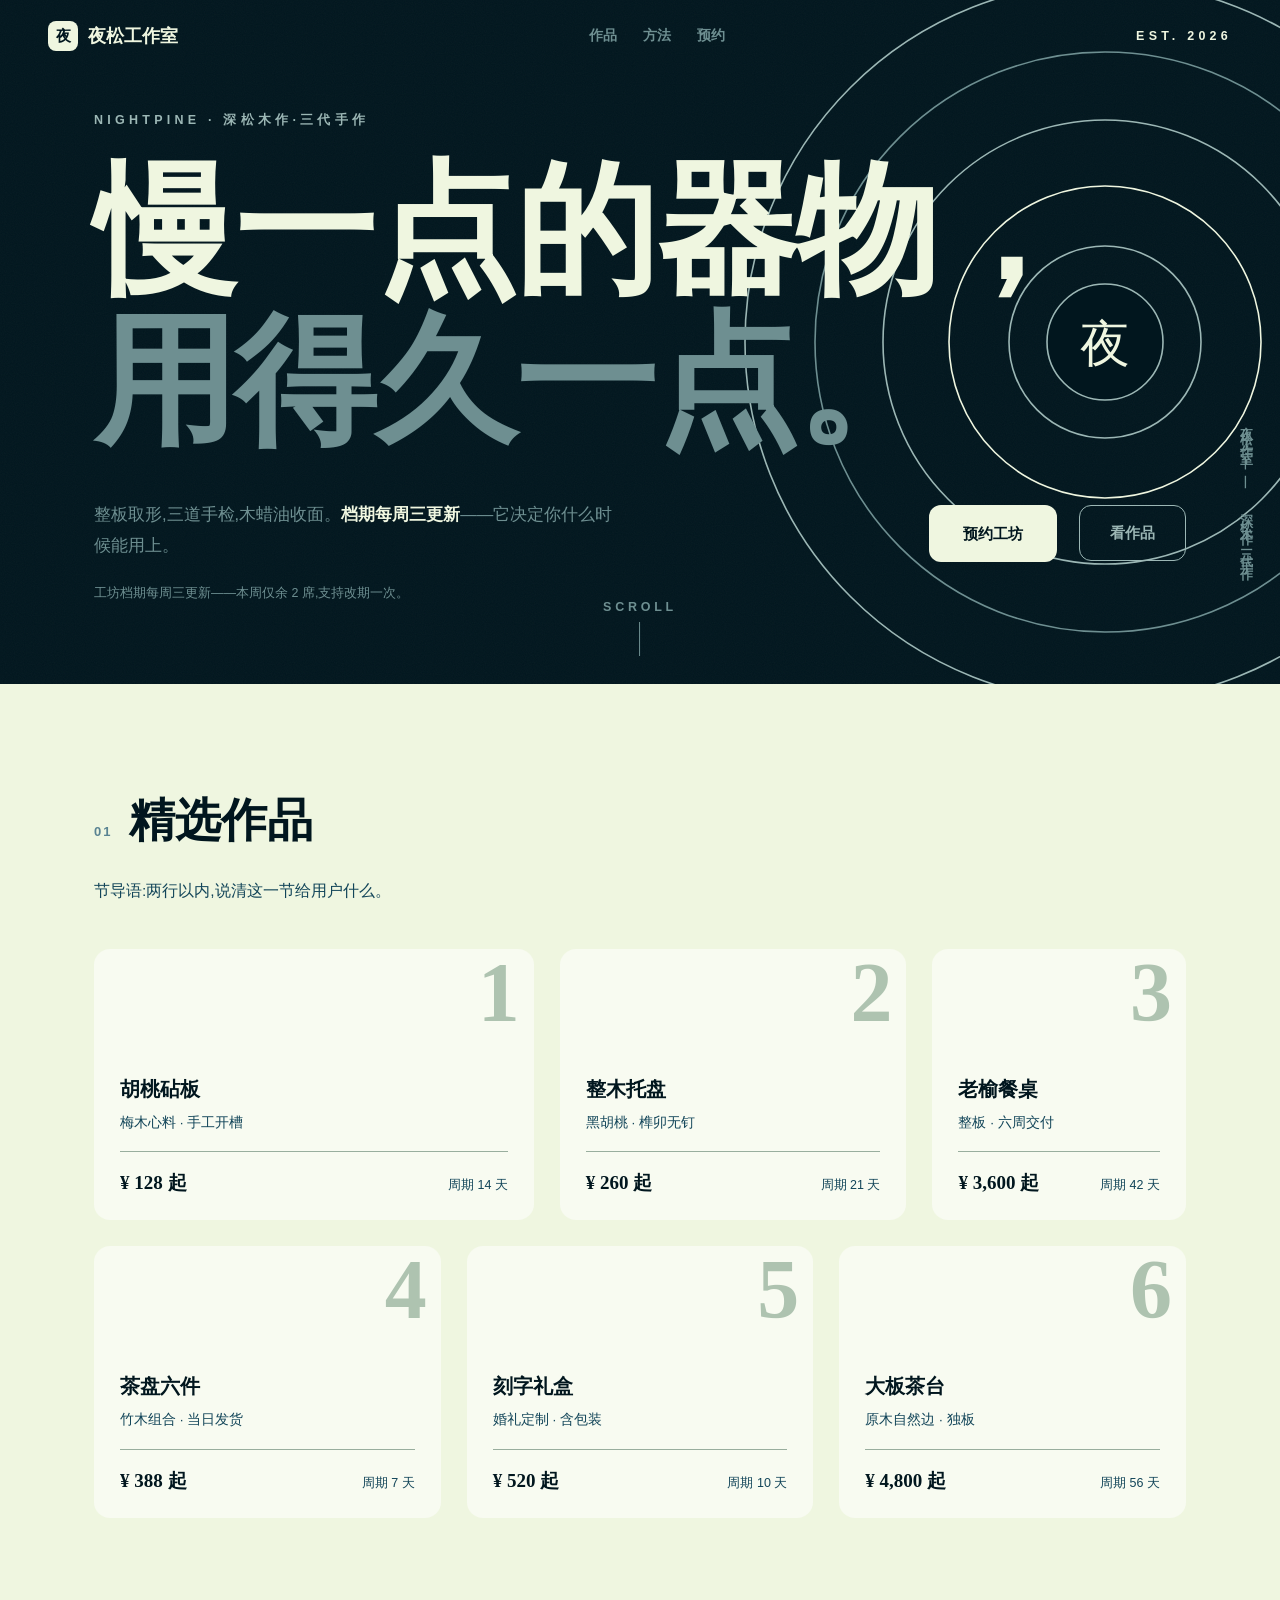
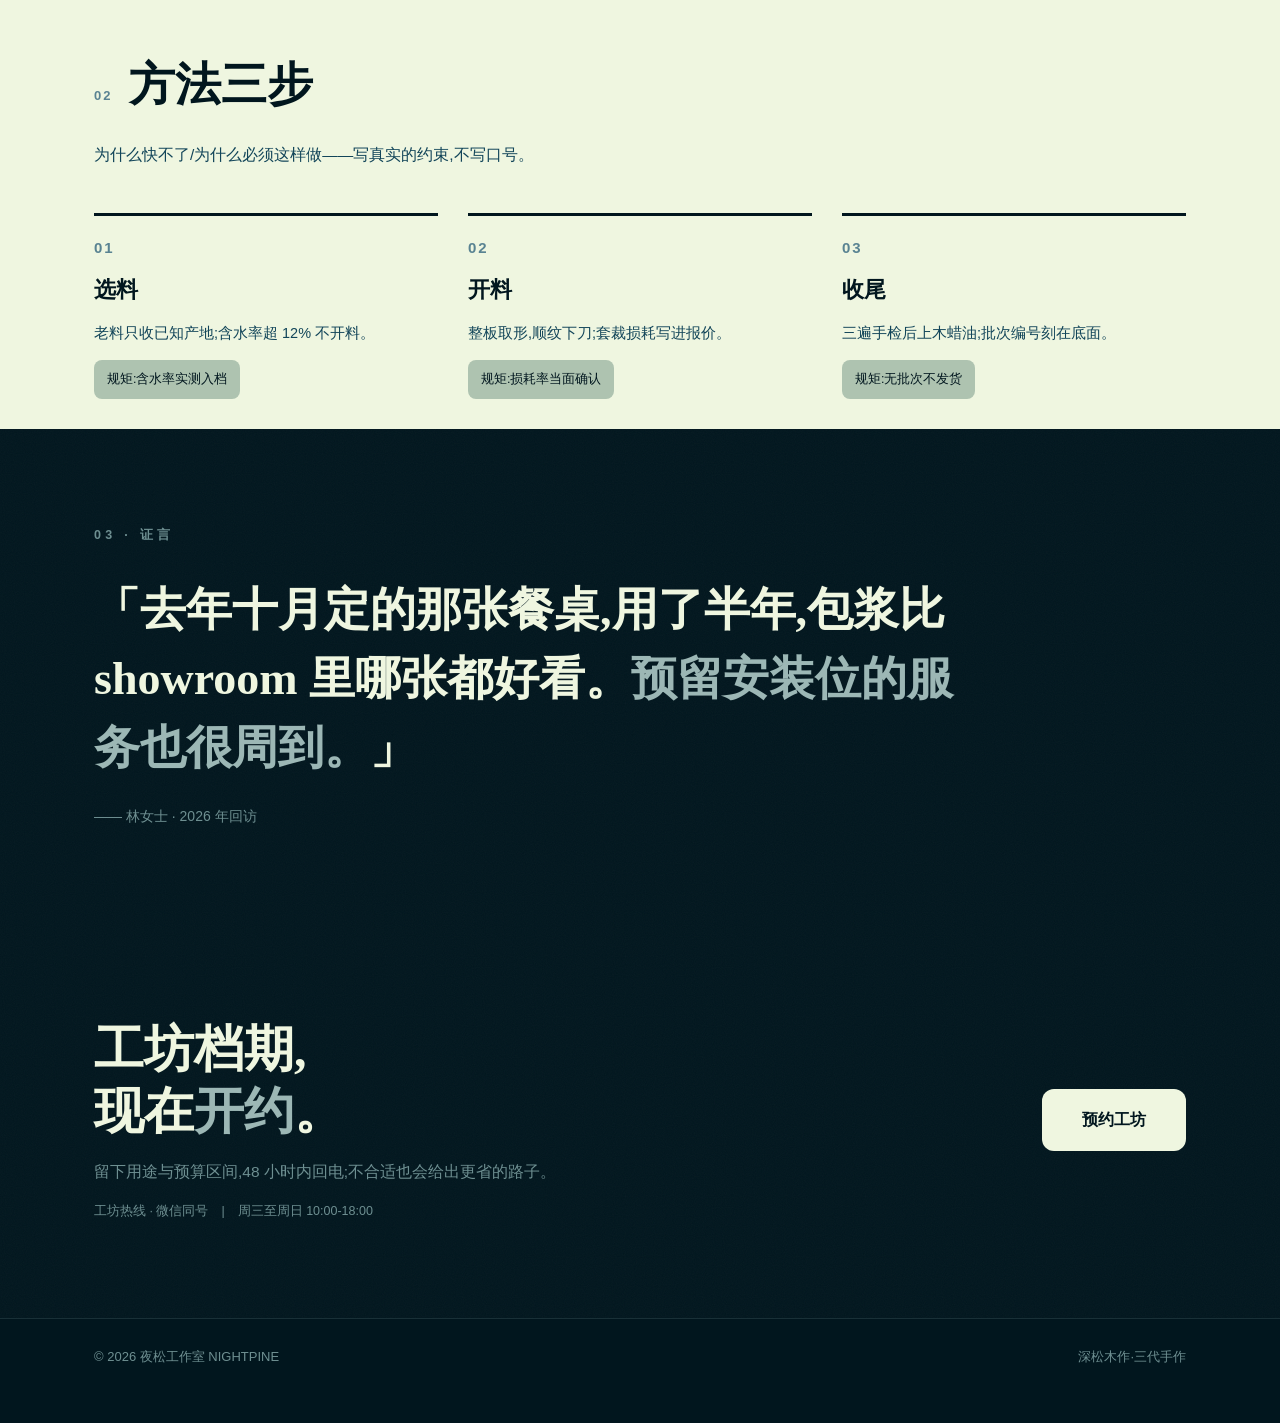
<file: references/exemplars/d4_audit.html>
<!-- exemplar
kind: narrative
register: dark
recipe: DARK-FOUR-ACT
techniques: R1,R2,R3,R4,明暗旅程,颗粒
palette: 01161E,124559,598392,AEC3B0,EFF6E0
validated: 四闸 PASS(0P0/0P1/0P2)+渲染评审 v1-v7
regen: python3 scripts/make_exemplars.py(勿手改本文件)
-->
<!DOCTYPE html>
<html lang="zh-CN">
<head>
<meta charset="utf-8">
<meta name="viewport" content="width=device-width,initial-scale=1">
<title>夜松工作室 · 深松木作·三代手作</title>
<meta name="aesthete-palette" content="01161E,124559,598392,6E8F91,99AE9E,9CB7B5,AEC3B0,EFF6E0,F8FBF1">
<!--
  scaffold 0.9(aesthete-agent 表现力骨架) · 主题色板(声明): 01161E,124559,598392,6E8F91,99AE9E,9CB7B5,AEC3B0,EFF6E0,F8FBF1
  四幕明暗旅程 + 颗粒 + 巨字对微字 + 滚动揭示;渐变禁令已遵守。
  板声明同步进 meta(aesthete-palette,0.24 AE-SCAFFOLD-LEAK:派生角色 mist/sage/
  line/card 全部入板,lint_page 缺省 --palette 时按 meta 取板,派生雾灰不再算板外)。
  待替换处均标有"替换"注释;替换后跑 report/evidence 验收。
-->
<style>:root{
  --night:#01161E;--pale:#EFF6E0;--mist:#6E8F91;--sage:#9CB7B5;
  --surface:#AEC3B0;--ink:#01161E;--ink2:#124559;--accent:#598392;
  --card:#F8FBF1;--line:#99AE9E;
  --serif:'Noto Serif SC','Source Han Serif SC','Songti SC',Georgia,serif;
  --sans:-apple-system,'PingFang SC','Microsoft YaHei','Segoe UI',sans-serif;
  --sans-display:-apple-system,'SF Pro Display','Segoe UI Display','PingFang SC','Microsoft YaHei',sans-serif;
  --track-display:-0.011em; /* 0.28 展示级紧字距纪律(CJK 正文零字距靠 palt) */
  --grain:url("data:image/svg+xml,%3Csvg xmlns='http://www.w3.org/2000/svg' width='240' height='240'%3E%3Cfilter id='n'%3E%3CfeTurbulence type='fractalNoise' baseFrequency='0.9' numOctaves='2'/%3E%3C/filter%3E%3Crect width='240' height='240' filter='url(%23n)' opacity='0.55'/%3E%3C/svg%3E");
}
*{box-sizing:border-box;margin:0;padding:0}
html{scroll-behavior:smooth}
@media (prefers-reduced-motion:reduce){html{scroll-behavior:auto}*,*::before,*::after{transition:none!important;animation:none!important}.reveal{opacity:1!important;transform:none!important}.r-grow{stroke-dashoffset:0!important}}
body{background:var(--pale);color:var(--ink);font:400 16px/1.8 var(--sans)}
.wrap{max-width:1140px;margin:0 auto;padding:0 24px}
a{color:inherit;text-decoration:none}
:focus-visible{outline:3px solid var(--sage);outline-offset:3px;border-radius:2px}
.skip{position:absolute;left:-999px;top:10px;background:var(--pale);color:var(--night);padding:10px 18px;border-radius:8px;font-weight:700;z-index:99}
.skip:focus{left:10px}
.micro{font:600 12.5px/1.6 var(--sans);letter-spacing:.34em;text-transform:uppercase}
.night-hero{position:relative;min-height:100svh;background:var(--night);color:var(--pale);overflow:hidden;display:flex;flex-direction:column}
.night-hero::after{content:"";position:absolute;inset:0;background-image:var(--grain);opacity:.07;pointer-events:none}
.night-hero .wrap{position:relative;z-index:2;flex:1;display:flex;flex-direction:column;justify-content:center;padding-top:110px;padding-bottom:80px;width:100%}
.night-top{position:absolute;top:0;left:0;right:0;z-index:3;display:flex;align-items:center;justify-content:space-between;gap:16px;padding:20px clamp(20px,4vw,48px)}
.night-top .brand{display:flex;align-items:center;gap:10px;font-family:var(--serif);font-weight:700;font-size:18px;color:var(--pale)}
.night-top .seal{width:30px;height:30px;border-radius:8px;background:var(--pale);color:var(--night);display:flex;align-items:center;justify-content:center;font-size:15px}
.night-top nav{display:flex;gap:26px;font-size:13.5px;font-weight:600}
.night-top nav a{color:var(--mist)}.night-top nav a:hover{color:var(--pale)}
.hero-eyebrow{color:var(--sage);margin-bottom:26px}
.night-hero h1{font-family:var(--serif);font-weight:900;font-size:clamp(56px,11.5vw,142px);line-height:1.06;letter-spacing:var(--track-display);margin-bottom:8px}
.night-hero h1 .dim{color:var(--mist)}
.hero-row{display:flex;align-items:flex-end;justify-content:space-between;gap:40px;margin-top:34px;flex-wrap:wrap}
.hero-lede{max-width:520px;font-size:16.5px;line-height:1.9;color:var(--mist)}
.hero-lede b{color:var(--pale);font-weight:600}
.hero-cta{display:flex;align-items:center;gap:22px;flex-wrap:wrap}
.btn-pale{display:inline-block;background:var(--pale);color:var(--night);font-weight:800;font-size:15px;padding:15px 34px;border-radius:12px;transition:transform .18s ease}
.btn-pale:hover{transform:translateY(-2px)}
.btn-ghost-d{border:1.5px solid var(--sage);color:var(--sage);padding:14px 30px;border-radius:12px;font-weight:700;font-size:14.5px;display:inline-block;transition:background .18s ease}
.btn-ghost-d:hover{background:rgba(174,195,176,.12)}
.hero-scarcity{font-size:12.5px;color:var(--mist)}
.hero-rings{position:absolute;right:-16vw;top:50%;transform:translateY(-50%);width:min(62vw,760px);height:min(62vw,760px);z-index:1;pointer-events:none}
.hero-rings circle{fill:none;stroke-width:1.6}
.r-grow{stroke-dasharray:2200;stroke-dashoffset:2200;animation:grow 2.6s cubic-bezier(.2,.6,.2,1) forwards}
.r-grow.d1{animation-delay:.15s}.r-grow.d2{animation-delay:.4s}.r-grow.d3{animation-delay:.7s}.r-grow.d4{animation-delay:1s}.r-grow.d5{animation-delay:1.3s}
@keyframes grow{to{stroke-dashoffset:0}}
.side-label{position:absolute;right:26px;bottom:120px;writing-mode:vertical-rl;letter-spacing:.5em;font:600 12.5px var(--sans);color:var(--mist);z-index:2}
@media (max-width:900px){.side-label,.hero-rings{display:none}.night-hero h1{font-size:clamp(52px,15vw,96px)}}
.scroll-cue{position:absolute;bottom:28px;left:50%;transform:translateX(-50%);z-index:2;color:var(--mist);font:600 12.5px var(--sans);letter-spacing:.3em;display:flex;flex-direction:column;align-items:center;gap:8px}
.scroll-cue i{display:block;width:1px;height:34px;background:var(--mist);animation:cue 1.8s ease-in-out infinite}
@keyframes cue{0%,100%{transform:scaleY(.35);transform-origin:top}50%{transform:scaleY(1);transform-origin:top}}
.reveal{opacity:0;transform:translateY(30px);transition:opacity .9s ease,transform .9s ease}
.reveal.in{opacity:1;transform:none}
.dawn{background:var(--pale);color:var(--ink)}
section{padding:96px 0 30px;scroll-margin-top:20px}
.shead{display:flex;align-items:baseline;gap:16px;flex-wrap:wrap}
.sno{font:800 13px var(--sans);color:var(--accent);letter-spacing:.16em}
.shead h2{font-family:var(--serif);font-weight:900;font-size:clamp(30px,4.4vw,46px)}
.ssub{color:var(--ink2);font-size:15.5px;max-width:620px;margin:14px 0 44px}
.works{display:grid;grid-template-columns:repeat(12,1fr);gap:26px}
.work{grid-column:span 4;background:var(--card);border-radius:16px;padding:26px 26px 20px;position:relative;overflow:hidden;transition:transform .2s ease,box-shadow .2s ease}
.work:nth-child(1){grid-column:span 5}
.work:nth-child(3){grid-column:span 3}
.work:hover{transform:translateY(-6px);box-shadow:0 24px 60px rgba(0,0,0,.16)}
.work .ghost{position:absolute;right:14px;top:2px;font:900 84px var(--serif);color:var(--surface);line-height:1;pointer-events:none}
.work .rings{width:74px;height:74px;display:block;margin:6px 0 16px;position:relative}
.work h3{font-family:var(--serif);font-size:20px;font-weight:900;margin-bottom:4px;position:relative}
.work .meta{font-size:13.5px;color:var(--ink2);position:relative}
.work .row{display:flex;justify-content:space-between;align-items:baseline;margin-top:16px;border-top:1px solid var(--line);padding-top:14px;position:relative}
.work .price{font-family:var(--serif);font-weight:900;font-size:19px}
.work .lead{font-size:12.5px;color:var(--ink2)}
@media (max-width:900px){.works{grid-template-columns:1fr 1fr}.work,.work:nth-child(1),.work:nth-child(3){grid-column:auto}}
@media (max-width:600px){.works{grid-template-columns:1fr}.work,.work:nth-child(1),.work:nth-child(3){grid-column:auto}}
.steps{display:grid;grid-template-columns:repeat(auto-fit,minmax(250px,1fr));gap:30px;counter-reset:step}
.step{border-top:3px solid var(--ink);padding-top:18px}
.step::before{counter-increment:step;content:"0" counter(step);font:900 15px var(--sans);color:var(--accent);letter-spacing:.12em}
.step h3{font-family:var(--serif);font-size:22px;margin:8px 0 10px}
.step p{font-size:14.5px;color:var(--ink2)}
.step .law{margin-top:14px;font-size:12.5px;background:var(--surface);border-radius:8px;padding:8px 13px;display:inline-block}
table.gridtable{width:100%;border-collapse:collapse;background:var(--card);border-radius:16px;overflow:hidden;font-size:14.5px}
.gridtable caption{text-align:left;font-size:13px;color:var(--ink2);padding:0 0 10px 4px}
.gridtable th{background:var(--surface);text-align:left;font-weight:700;padding:13px 20px}
.gridtable td{padding:13px 20px;border-top:1px solid var(--line)}
.gridtable td.num{font-variant-numeric:tabular-nums;font-weight:700}
.night-voice{position:relative;background:var(--night);color:var(--pale);padding:96px 0;overflow:hidden}
.night-voice::after{content:"";position:absolute;inset:0;background-image:var(--grain);opacity:.07;pointer-events:none}
.night-voice .wrap{position:relative;z-index:2}
.night-voice blockquote{font-family:var(--serif);font-weight:700;font-size:clamp(26px,4.6vw,46px);line-height:1.5;max-width:900px}
.night-voice blockquote em{font-style:normal;color:var(--sage)}
.night-voice footer{margin-top:26px;font:400 14px var(--sans);color:var(--mist)}
.night-book{position:relative;background:var(--night);color:var(--pale);padding:96px 0;overflow:hidden}
.night-book::after{content:"";position:absolute;inset:0;background-image:var(--grain);opacity:.07;pointer-events:none}
.night-book .wrap{position:relative;z-index:2;display:flex;gap:40px;align-items:center;justify-content:space-between;flex-wrap:wrap}
.night-book h2{font-family:var(--serif);font-weight:900;font-size:clamp(30px,4.6vw,50px);line-height:1.25;margin-bottom:14px}
.night-book h2 em{font-style:normal;color:var(--sage)}
.night-book p{color:var(--mist);font-size:15.5px;max-width:540px;line-height:1.9}
.night-book small{display:block;margin-top:14px;color:var(--mist);font-size:12.5px}
.night-book .btn-pale{font-size:16px;padding:17px 40px}
footer.site{background:var(--night);color:var(--mist);border-top:1px solid rgba(110,143,145,.22);padding:26px 0 54px;font-size:13px;display:flex;gap:12px 30px;flex-wrap:wrap;justify-content:space-between}
@media (max-width:640px){body{font-size:15px}section{padding:70px 0 16px}.night-top nav{display:none}}
</style>
<style>.night-hero{min-height:0!important}</style></head>
<body>
<a class="skip" href="#main">跳到主要内容</a>
<header class="night-hero">
  <div class="night-top">
    <a class="brand" href="#"><span class="seal" aria-hidden="true">夜</span>夜松工作室</a>
    <nav aria-label="主导航"><a href="#works">作品</a><a href="#craft">方法</a><a href="#contact">预约</a></nav>
    <span class="micro">EST. 2026</span>
  </div>
  <svg class="hero-rings" viewBox="0 0 760 760" aria-hidden="true">
    <g stroke="#9CB7B5">
      <circle class="r-grow" cx="380" cy="380" r="360"/>
      <circle class="r-grow d1" cx="380" cy="380" r="290" stroke="#6E8F91"/>
      <circle class="r-grow d2" cx="380" cy="380" r="222"/>
      <circle class="r-grow d3" cx="380" cy="380" r="156" stroke="#EFF6E0" stroke-width="2.2"/>
      <circle class="r-grow d4" cx="380" cy="380" r="96"/>
      <circle class="r-grow d5" cx="380" cy="380" r="44" stroke="#EFF6E0" stroke-width="2.4"/>
    </g>
    <g aria-hidden="true">
      <circle cx="380" cy="380" r="58" style="fill:#01161E" stroke="#9CB7B5" stroke-width="1.6"/>
      <text x="380" y="382" text-anchor="middle" dominant-baseline="central"
            font-family="'Noto Serif SC','Songti SC',Georgia,serif" font-size="50"
            style="fill:#EFF6E0">夜</text>
    </g>
  </svg>
  <span class="side-label" aria-hidden="true">夜松工作室 —— 深松木作·三代手作</span>
  <div class="wrap">
    <p class="micro hero-eyebrow reveal in">NIGHTPINE · 深松木作·三代手作</p>
    <h1>慢一点的器物，<br><span class="dim">用得久一点。</span></h1>
    <div class="hero-row">
      <p class="hero-lede">整板取形,三道手检,木蜡油收面。<b>档期每周三更新</b>——它决定你什么时候能用上。</p>
      <div class="hero-cta">
        <a class="btn-pale" href="#contact">预约工坊</a>
        <a class="btn-ghost-d" href="#works">看作品</a>
      </div>
    </div>
    <p class="hero-scarcity" style="margin-top:20px">工坊档期每周三更新——本周仅余 2 席,支持改期一次。</p>
  </div>
  <div class="scroll-cue" aria-hidden="true">SCROLL<i></i></div>
</header>
<main id="main">
<div class="dawn">
  <div class="wrap">
    <section id="works">
      <div class="shead reveal"><span class="sno">01</span><h2>精选作品</h2></div>
      <p class="ssub reveal">节导语:两行以内,说清这一节给用户什么。</p>
      <div class="works">
        <article class="work reveal">
          <span class="ghost" aria-hidden="true">1</span>
          <!-- 替换:以下为真实作品/条目 -->
          <svg class="rings" viewBox="0 0 74 74" aria-hidden="true"><g fill="none" stroke="#9CB7B5" stroke-width="3">cx="37" cy="37" r="32" cx="37" cy="37" r="22" cx="37" cy="37" r="12"</g><!-- 0.31:孤点撤除(judge round-4:语义不明似占位残留;年轮母题自身完整,序号=ghost 数字) --></svg>
          <h3>胡桃砧板</h3>
          <p class="meta">梅木心料 · 手工开槽</p>
          <div class="row"><span class="price">¥ 128 起</span><span class="lead">周期 14 天</span></div>
        </article>
        <article class="work reveal">
          <span class="ghost" aria-hidden="true">2</span>
          <!-- 替换:以下为真实作品/条目 -->
          <svg class="rings" viewBox="0 0 74 74" aria-hidden="true"><g fill="none" stroke="#9CB7B5" stroke-width="3">cx="37" cy="37" r="32" cx="37" cy="37" r="25" cx="37" cy="37" r="18" cx="37" cy="37" r="11"</g><g fill="none" stroke="#598392" stroke-width="3">cx="37" cy="37" r="1" stroke="#598392"</g><!-- 0.31:孤点撤除(judge round-4:语义不明似占位残留;年轮母题自身完整,序号=ghost 数字) --></svg>
          <h3>整木托盘</h3>
          <p class="meta">黑胡桃 · 榫卯无钉</p>
          <div class="row"><span class="price">¥ 260 起</span><span class="lead">周期 21 天</span></div>
        </article>
        <article class="work reveal">
          <span class="ghost" aria-hidden="true">3</span>
          <!-- 替换:以下为真实作品/条目 -->
          <svg class="rings" viewBox="0 0 74 74" aria-hidden="true"><g fill="none" stroke="#9CB7B5" stroke-width="3">cx="37" cy="37" r="32" cx="37" cy="37" r="21" cx="37" cy="37" r="10"</g><g fill="none" stroke="#598392" stroke-width="3">cx="37" cy="37" r="0" stroke="#598392"</g><!-- 0.31:孤点撤除(judge round-4:语义不明似占位残留;年轮母题自身完整,序号=ghost 数字) --></svg>
          <h3>老榆餐桌</h3>
          <p class="meta">整板 · 六周交付</p>
          <div class="row"><span class="price">¥ 3,600 起</span><span class="lead">周期 42 天</span></div>
        </article>
        <article class="work reveal">
          <span class="ghost" aria-hidden="true">4</span>
          <!-- 替换:以下为真实作品/条目 -->
          <svg class="rings" viewBox="0 0 74 74" aria-hidden="true"><g fill="none" stroke="#9CB7B5" stroke-width="3">cx="37" cy="37" r="32" cx="37" cy="37" r="26" cx="37" cy="37" r="20" cx="37" cy="37" r="14" cx="37" cy="37" r="8"</g><g fill="none" stroke="#598392" stroke-width="3">cx="37" cy="37" r="1" stroke="#598392" cx="37" cy="37" r="3" stroke="#598392"</g><!-- 0.31:孤点撤除(judge round-4:语义不明似占位残留;年轮母题自身完整,序号=ghost 数字) --></svg>
          <h3>茶盘六件</h3>
          <p class="meta">竹木组合 · 当日发货</p>
          <div class="row"><span class="price">¥ 388 起</span><span class="lead">周期 7 天</span></div>
        </article>
        <article class="work reveal">
          <span class="ghost" aria-hidden="true">5</span>
          <!-- 替换:以下为真实作品/条目 -->
          <svg class="rings" viewBox="0 0 74 74" aria-hidden="true"><g fill="none" stroke="#9CB7B5" stroke-width="3">cx="37" cy="37" r="32" cx="37" cy="37" r="19"</g><!-- 0.31:孤点撤除(judge round-4:语义不明似占位残留;年轮母题自身完整,序号=ghost 数字) --></svg>
          <h3>刻字礼盒</h3>
          <p class="meta">婚礼定制 · 含包装</p>
          <div class="row"><span class="price">¥ 520 起</span><span class="lead">周期 10 天</span></div>
        </article>
        <article class="work reveal">
          <span class="ghost" aria-hidden="true">6</span>
          <!-- 替换:以下为真实作品/条目 -->
          <svg class="rings" viewBox="0 0 74 74" aria-hidden="true"><g fill="none" stroke="#9CB7B5" stroke-width="3">cx="37" cy="37" r="32" cx="37" cy="37" r="16"</g><g fill="none" stroke="#598392" stroke-width="3">cx="37" cy="37" r="0" stroke="#598392"</g><!-- 0.31:孤点撤除(judge round-4:语义不明似占位残留;年轮母题自身完整,序号=ghost 数字) --></svg>
          <h3>大板茶台</h3>
          <p class="meta">原木自然边 · 独板</p>
          <div class="row"><span class="price">¥ 4,800 起</span><span class="lead">周期 56 天</span></div>
        </article>
      </div>
    </section>
    <section id="craft">
      <div class="shead reveal"><span class="sno">02</span><h2>方法三步</h2></div>
      <p class="ssub reveal">为什么快不了/为什么必须这样做——写真实的约束,不写口号。</p>
      <div class="steps reveal">
        <div class="step"><h3>选料</h3><p>老料只收已知产地;含水率超 12% 不开料。</p><span class="law">规矩:含水率实测入档</span></div>
        <div class="step"><h3>开料</h3><p>整板取形,顺纹下刀;套裁损耗写进报价。</p><span class="law">规矩:损耗率当面确认</span></div>
        <div class="step"><h3>收尾</h3><p>三遍手检后上木蜡油;批次编号刻在底面。</p><span class="law">规矩:无批次不发货</span></div>
      </div>
    </section>
  </div>
</div>
<section class="night-voice" aria-label="证言">
  <div class="wrap">
    <p class="micro" style="color:var(--mist);margin-bottom:30px">03 · 证言</p>
    <blockquote class="reveal">「去年十月定的那张餐桌,用了半年,包浆比 showroom 里哪张都好看。<em>预留安装位的服务也很周到。</em>」</blockquote>
    <footer>—— 林女士 · 2026 年回访</footer>
  </div>
</section>
<section class="night-book" id="contact">
  <div class="wrap">
    <div>
      <h2>工坊档期,<br>现在<em>开约</em>。</h2>
      <p>留下用途与预算区间,48 小时内回电;不合适也会给出更省的路子。</p>
      <small>工坊热线 · 微信同号　|　周三至周日 10:00-18:00</small>
    </div>
    <a class="btn-pale" href="#">预约工坊</a>
  </div>
</section>
<footer class="site">
  <div class="wrap" style="display:flex;gap:12px 30px;flex-wrap:wrap;justify-content:space-between;width:100%">
    <span>© 2026 夜松工作室 NIGHTPINE</span>
    <!-- 0.30(judge round-4):引擎元指令撤出用户可见页脚——验收口径(scaffold 四闸 PASS·指纹互锁,替换内容后重跑 report/evidence)走本注释层 -->
    <span>深松木作·三代手作</span>
  </div>
</footer>
</main>
<script>
document.documentElement.classList.add("js");
const io = new IntersectionObserver((es) => {
  es.forEach((e) => { if (e.isIntersecting) { e.target.classList.add("in"); io.unobserve(e.target); } });
}, { threshold: 0.12 });
document.querySelectorAll(".reveal").forEach((el) => io.observe(el));
</script>
</body>
</html>
</file>
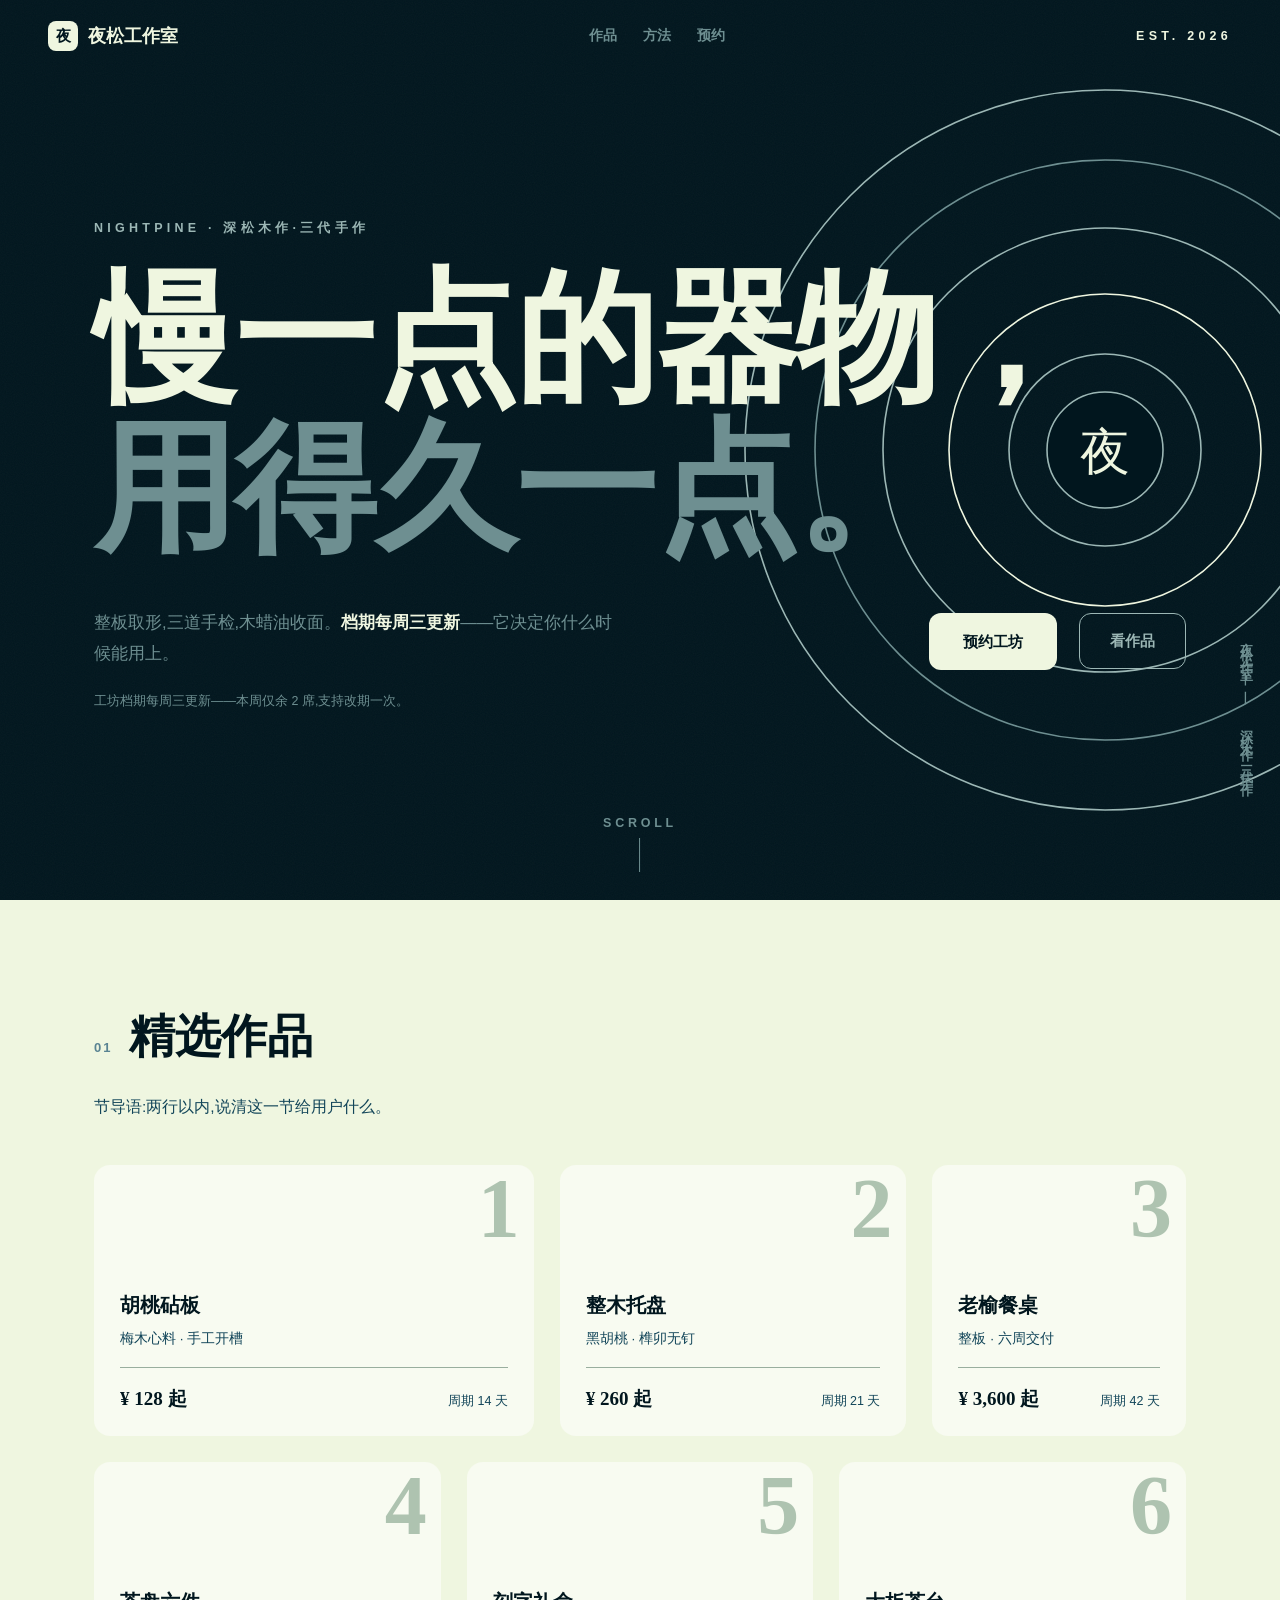
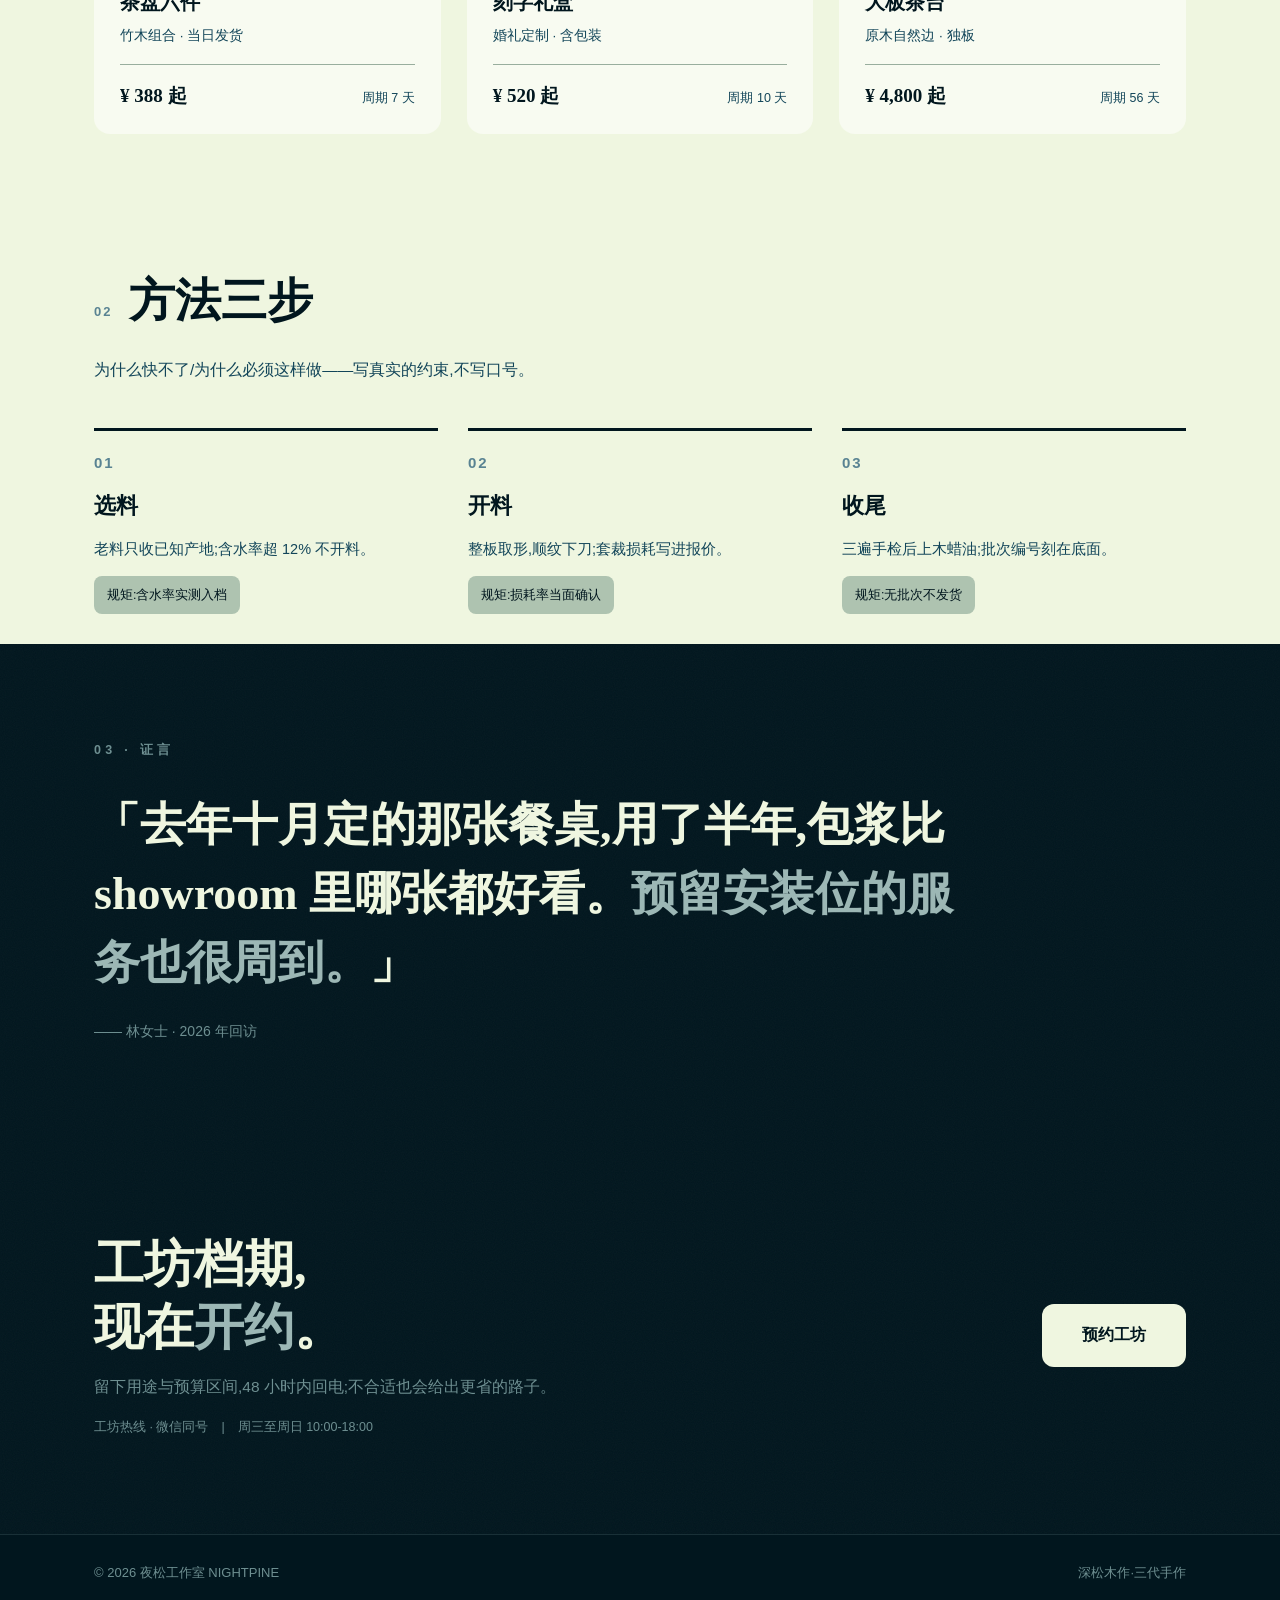
<file: references/exemplars/dark-four-act-dark.html>
<!-- exemplar
kind: narrative
register: dark
recipe: DARK-FOUR-ACT
techniques: R1,R2,R3,R4,明暗旅程,颗粒
palette: 01161E,124559,598392,AEC3B0,EFF6E0
validated: 四闸 PASS(0P0/0P1/0P2)+渲染评审 v1-v7
regen: python3 scripts/make_exemplars.py(勿手改本文件)
-->
<!DOCTYPE html>
<html lang="zh-CN">
<head>
<meta charset="utf-8">
<meta name="viewport" content="width=device-width,initial-scale=1">
<title>夜松工作室 · 深松木作·三代手作</title>
<meta name="aesthete-palette" content="01161E,124559,598392,6E8F91,99AE9E,9CB7B5,AEC3B0,EFF6E0,F8FBF1">
<!--
  scaffold 0.9(aesthete-agent 表现力骨架) · 主题色板(声明): 01161E,124559,598392,6E8F91,99AE9E,9CB7B5,AEC3B0,EFF6E0,F8FBF1
  四幕明暗旅程 + 颗粒 + 巨字对微字 + 滚动揭示;渐变禁令已遵守。
  板声明同步进 meta(aesthete-palette,0.24 AE-SCAFFOLD-LEAK:派生角色 mist/sage/
  line/card 全部入板,lint_page 缺省 --palette 时按 meta 取板,派生雾灰不再算板外)。
  待替换处均标有"替换"注释;替换后跑 report/evidence 验收。
-->
<style>:root{
  --night:#01161E;--pale:#EFF6E0;--mist:#6E8F91;--sage:#9CB7B5;
  --surface:#AEC3B0;--ink:#01161E;--ink2:#124559;--accent:#598392;
  --card:#F8FBF1;--line:#99AE9E;
  --serif:'Noto Serif SC','Source Han Serif SC','Songti SC',Georgia,serif;
  --sans:-apple-system,'PingFang SC','Microsoft YaHei','Segoe UI',sans-serif;
  --sans-display:-apple-system,'SF Pro Display','Segoe UI Display','PingFang SC','Microsoft YaHei',sans-serif;
  --track-display:-0.011em; /* 0.28 展示级紧字距纪律(CJK 正文零字距靠 palt) */
  --grain:url("data:image/svg+xml,%3Csvg xmlns='http://www.w3.org/2000/svg' width='240' height='240'%3E%3Cfilter id='n'%3E%3CfeTurbulence type='fractalNoise' baseFrequency='0.9' numOctaves='2'/%3E%3C/filter%3E%3Crect width='240' height='240' filter='url(%23n)' opacity='0.55'/%3E%3C/svg%3E");
}
*{box-sizing:border-box;margin:0;padding:0}
html{scroll-behavior:smooth}
@media (prefers-reduced-motion:reduce){html{scroll-behavior:auto}*,*::before,*::after{transition:none!important;animation:none!important}.reveal{opacity:1!important;transform:none!important}.r-grow{stroke-dashoffset:0!important}}
body{background:var(--pale);color:var(--ink);font:400 16px/1.8 var(--sans)}
.wrap{max-width:1140px;margin:0 auto;padding:0 24px}
a{color:inherit;text-decoration:none}
:focus-visible{outline:3px solid var(--sage);outline-offset:3px;border-radius:2px}
.skip{position:absolute;left:-999px;top:10px;background:var(--pale);color:var(--night);padding:10px 18px;border-radius:8px;font-weight:700;z-index:99}
.skip:focus{left:10px}
.micro{font:600 12.5px/1.6 var(--sans);letter-spacing:.34em;text-transform:uppercase}
.night-hero{position:relative;min-height:100svh;background:var(--night);color:var(--pale);overflow:hidden;display:flex;flex-direction:column}
.night-hero::after{content:"";position:absolute;inset:0;background-image:var(--grain);opacity:.07;pointer-events:none}
.night-hero .wrap{position:relative;z-index:2;flex:1;display:flex;flex-direction:column;justify-content:center;padding-top:110px;padding-bottom:80px;width:100%}
.night-top{position:absolute;top:0;left:0;right:0;z-index:3;display:flex;align-items:center;justify-content:space-between;gap:16px;padding:20px clamp(20px,4vw,48px)}
.night-top .brand{display:flex;align-items:center;gap:10px;font-family:var(--serif);font-weight:700;font-size:18px;color:var(--pale)}
.night-top .seal{width:30px;height:30px;border-radius:8px;background:var(--pale);color:var(--night);display:flex;align-items:center;justify-content:center;font-size:15px}
.night-top nav{display:flex;gap:26px;font-size:13.5px;font-weight:600}
.night-top nav a{color:var(--mist)}.night-top nav a:hover{color:var(--pale)}
.hero-eyebrow{color:var(--sage);margin-bottom:26px}
.night-hero h1{font-family:var(--serif);font-weight:900;font-size:clamp(56px,11.5vw,142px);line-height:1.06;letter-spacing:var(--track-display);margin-bottom:8px}
.night-hero h1 .dim{color:var(--mist)}
.hero-row{display:flex;align-items:flex-end;justify-content:space-between;gap:40px;margin-top:34px;flex-wrap:wrap}
.hero-lede{max-width:520px;font-size:16.5px;line-height:1.9;color:var(--mist)}
.hero-lede b{color:var(--pale);font-weight:600}
.hero-cta{display:flex;align-items:center;gap:22px;flex-wrap:wrap}
.btn-pale{display:inline-block;background:var(--pale);color:var(--night);font-weight:800;font-size:15px;padding:15px 34px;border-radius:12px;transition:transform .18s ease}
.btn-pale:hover{transform:translateY(-2px)}
.btn-ghost-d{border:1.5px solid var(--sage);color:var(--sage);padding:14px 30px;border-radius:12px;font-weight:700;font-size:14.5px;display:inline-block;transition:background .18s ease}
.btn-ghost-d:hover{background:rgba(174,195,176,.12)}
.hero-scarcity{font-size:12.5px;color:var(--mist)}
.hero-rings{position:absolute;right:-16vw;top:50%;transform:translateY(-50%);width:min(62vw,760px);height:min(62vw,760px);z-index:1;pointer-events:none}
.hero-rings circle{fill:none;stroke-width:1.6}
.r-grow{stroke-dasharray:2200;stroke-dashoffset:2200;animation:grow 2.6s cubic-bezier(.2,.6,.2,1) forwards}
.r-grow.d1{animation-delay:.15s}.r-grow.d2{animation-delay:.4s}.r-grow.d3{animation-delay:.7s}.r-grow.d4{animation-delay:1s}.r-grow.d5{animation-delay:1.3s}
@keyframes grow{to{stroke-dashoffset:0}}
.side-label{position:absolute;right:26px;bottom:120px;writing-mode:vertical-rl;letter-spacing:.5em;font:600 12.5px var(--sans);color:var(--mist);z-index:2}
@media (max-width:900px){.side-label,.hero-rings{display:none}.night-hero h1{font-size:clamp(52px,15vw,96px)}}
.scroll-cue{position:absolute;bottom:28px;left:50%;transform:translateX(-50%);z-index:2;color:var(--mist);font:600 12.5px var(--sans);letter-spacing:.3em;display:flex;flex-direction:column;align-items:center;gap:8px}
.scroll-cue i{display:block;width:1px;height:34px;background:var(--mist);animation:cue 1.8s ease-in-out infinite}
@keyframes cue{0%,100%{transform:scaleY(.35);transform-origin:top}50%{transform:scaleY(1);transform-origin:top}}
.reveal{opacity:0;transform:translateY(30px);transition:opacity .9s ease,transform .9s ease}
.reveal.in{opacity:1;transform:none}
.dawn{background:var(--pale);color:var(--ink)}
section{padding:96px 0 30px;scroll-margin-top:20px}
.shead{display:flex;align-items:baseline;gap:16px;flex-wrap:wrap}
.sno{font:800 13px var(--sans);color:var(--accent);letter-spacing:.16em}
.shead h2{font-family:var(--serif);font-weight:900;font-size:clamp(30px,4.4vw,46px)}
.ssub{color:var(--ink2);font-size:15.5px;max-width:620px;margin:14px 0 44px}
.works{display:grid;grid-template-columns:repeat(12,1fr);gap:26px}
.work{grid-column:span 4;background:var(--card);border-radius:16px;padding:26px 26px 20px;position:relative;overflow:hidden;transition:transform .2s ease,box-shadow .2s ease}
.work:nth-child(1){grid-column:span 5}
.work:nth-child(3){grid-column:span 3}
.work:hover{transform:translateY(-6px);box-shadow:0 24px 60px rgba(0,0,0,.16)}
.work .ghost{position:absolute;right:14px;top:2px;font:900 84px var(--serif);color:var(--surface);line-height:1;pointer-events:none}
.work .rings{width:74px;height:74px;display:block;margin:6px 0 16px;position:relative}
.work h3{font-family:var(--serif);font-size:20px;font-weight:900;margin-bottom:4px;position:relative}
.work .meta{font-size:13.5px;color:var(--ink2);position:relative}
.work .row{display:flex;justify-content:space-between;align-items:baseline;margin-top:16px;border-top:1px solid var(--line);padding-top:14px;position:relative}
.work .price{font-family:var(--serif);font-weight:900;font-size:19px}
.work .lead{font-size:12.5px;color:var(--ink2)}
@media (max-width:900px){.works{grid-template-columns:1fr 1fr}.work,.work:nth-child(1),.work:nth-child(3){grid-column:auto}}
@media (max-width:600px){.works{grid-template-columns:1fr}.work,.work:nth-child(1),.work:nth-child(3){grid-column:auto}}
.steps{display:grid;grid-template-columns:repeat(auto-fit,minmax(250px,1fr));gap:30px;counter-reset:step}
.step{border-top:3px solid var(--ink);padding-top:18px}
.step::before{counter-increment:step;content:"0" counter(step);font:900 15px var(--sans);color:var(--accent);letter-spacing:.12em}
.step h3{font-family:var(--serif);font-size:22px;margin:8px 0 10px}
.step p{font-size:14.5px;color:var(--ink2)}
.step .law{margin-top:14px;font-size:12.5px;background:var(--surface);border-radius:8px;padding:8px 13px;display:inline-block}
table.gridtable{width:100%;border-collapse:collapse;background:var(--card);border-radius:16px;overflow:hidden;font-size:14.5px}
.gridtable caption{text-align:left;font-size:13px;color:var(--ink2);padding:0 0 10px 4px}
.gridtable th{background:var(--surface);text-align:left;font-weight:700;padding:13px 20px}
.gridtable td{padding:13px 20px;border-top:1px solid var(--line)}
.gridtable td.num{font-variant-numeric:tabular-nums;font-weight:700}
.night-voice{position:relative;background:var(--night);color:var(--pale);padding:96px 0;overflow:hidden}
.night-voice::after{content:"";position:absolute;inset:0;background-image:var(--grain);opacity:.07;pointer-events:none}
.night-voice .wrap{position:relative;z-index:2}
.night-voice blockquote{font-family:var(--serif);font-weight:700;font-size:clamp(26px,4.6vw,46px);line-height:1.5;max-width:900px}
.night-voice blockquote em{font-style:normal;color:var(--sage)}
.night-voice footer{margin-top:26px;font:400 14px var(--sans);color:var(--mist)}
.night-book{position:relative;background:var(--night);color:var(--pale);padding:96px 0;overflow:hidden}
.night-book::after{content:"";position:absolute;inset:0;background-image:var(--grain);opacity:.07;pointer-events:none}
.night-book .wrap{position:relative;z-index:2;display:flex;gap:40px;align-items:center;justify-content:space-between;flex-wrap:wrap}
.night-book h2{font-family:var(--serif);font-weight:900;font-size:clamp(30px,4.6vw,50px);line-height:1.25;margin-bottom:14px}
.night-book h2 em{font-style:normal;color:var(--sage)}
.night-book p{color:var(--mist);font-size:15.5px;max-width:540px;line-height:1.9}
.night-book small{display:block;margin-top:14px;color:var(--mist);font-size:12.5px}
.night-book .btn-pale{font-size:16px;padding:17px 40px}
footer.site{background:var(--night);color:var(--mist);border-top:1px solid rgba(110,143,145,.22);padding:26px 0 54px;font-size:13px;display:flex;gap:12px 30px;flex-wrap:wrap;justify-content:space-between}
@media (max-width:640px){body{font-size:15px}section{padding:70px 0 16px}.night-top nav{display:none}}
</style>
</head>
<body>
<a class="skip" href="#main">跳到主要内容</a>
<header class="night-hero">
  <div class="night-top">
    <a class="brand" href="#"><span class="seal" aria-hidden="true">夜</span>夜松工作室</a>
    <nav aria-label="主导航"><a href="#works">作品</a><a href="#craft">方法</a><a href="#contact">预约</a></nav>
    <span class="micro">EST. 2026</span>
  </div>
  <svg class="hero-rings" viewBox="0 0 760 760" aria-hidden="true">
    <g stroke="#9CB7B5">
      <circle class="r-grow" cx="380" cy="380" r="360"/>
      <circle class="r-grow d1" cx="380" cy="380" r="290" stroke="#6E8F91"/>
      <circle class="r-grow d2" cx="380" cy="380" r="222"/>
      <circle class="r-grow d3" cx="380" cy="380" r="156" stroke="#EFF6E0" stroke-width="2.2"/>
      <circle class="r-grow d4" cx="380" cy="380" r="96"/>
      <circle class="r-grow d5" cx="380" cy="380" r="44" stroke="#EFF6E0" stroke-width="2.4"/>
    </g>
    <g aria-hidden="true">
      <circle cx="380" cy="380" r="58" style="fill:#01161E" stroke="#9CB7B5" stroke-width="1.6"/>
      <text x="380" y="382" text-anchor="middle" dominant-baseline="central"
            font-family="'Noto Serif SC','Songti SC',Georgia,serif" font-size="50"
            style="fill:#EFF6E0">夜</text>
    </g>
  </svg>
  <span class="side-label" aria-hidden="true">夜松工作室 —— 深松木作·三代手作</span>
  <div class="wrap">
    <p class="micro hero-eyebrow reveal in">NIGHTPINE · 深松木作·三代手作</p>
    <h1>慢一点的器物，<br><span class="dim">用得久一点。</span></h1>
    <div class="hero-row">
      <p class="hero-lede">整板取形,三道手检,木蜡油收面。<b>档期每周三更新</b>——它决定你什么时候能用上。</p>
      <div class="hero-cta">
        <a class="btn-pale" href="#contact">预约工坊</a>
        <a class="btn-ghost-d" href="#works">看作品</a>
      </div>
    </div>
    <p class="hero-scarcity" style="margin-top:20px">工坊档期每周三更新——本周仅余 2 席,支持改期一次。</p>
  </div>
  <div class="scroll-cue" aria-hidden="true">SCROLL<i></i></div>
</header>
<main id="main">
<div class="dawn">
  <div class="wrap">
    <section id="works">
      <div class="shead reveal"><span class="sno">01</span><h2>精选作品</h2></div>
      <p class="ssub reveal">节导语:两行以内,说清这一节给用户什么。</p>
      <div class="works">
        <article class="work reveal">
          <span class="ghost" aria-hidden="true">1</span>
          <!-- 替换:以下为真实作品/条目 -->
          <svg class="rings" viewBox="0 0 74 74" aria-hidden="true"><g fill="none" stroke="#9CB7B5" stroke-width="3">cx="37" cy="37" r="32" cx="37" cy="37" r="22" cx="37" cy="37" r="12"</g><!-- 0.31:孤点撤除(judge round-4:语义不明似占位残留;年轮母题自身完整,序号=ghost 数字) --></svg>
          <h3>胡桃砧板</h3>
          <p class="meta">梅木心料 · 手工开槽</p>
          <div class="row"><span class="price">¥ 128 起</span><span class="lead">周期 14 天</span></div>
        </article>
        <article class="work reveal">
          <span class="ghost" aria-hidden="true">2</span>
          <!-- 替换:以下为真实作品/条目 -->
          <svg class="rings" viewBox="0 0 74 74" aria-hidden="true"><g fill="none" stroke="#9CB7B5" stroke-width="3">cx="37" cy="37" r="32" cx="37" cy="37" r="25" cx="37" cy="37" r="18" cx="37" cy="37" r="11"</g><g fill="none" stroke="#598392" stroke-width="3">cx="37" cy="37" r="1" stroke="#598392"</g><!-- 0.31:孤点撤除(judge round-4:语义不明似占位残留;年轮母题自身完整,序号=ghost 数字) --></svg>
          <h3>整木托盘</h3>
          <p class="meta">黑胡桃 · 榫卯无钉</p>
          <div class="row"><span class="price">¥ 260 起</span><span class="lead">周期 21 天</span></div>
        </article>
        <article class="work reveal">
          <span class="ghost" aria-hidden="true">3</span>
          <!-- 替换:以下为真实作品/条目 -->
          <svg class="rings" viewBox="0 0 74 74" aria-hidden="true"><g fill="none" stroke="#9CB7B5" stroke-width="3">cx="37" cy="37" r="32" cx="37" cy="37" r="21" cx="37" cy="37" r="10"</g><g fill="none" stroke="#598392" stroke-width="3">cx="37" cy="37" r="0" stroke="#598392"</g><!-- 0.31:孤点撤除(judge round-4:语义不明似占位残留;年轮母题自身完整,序号=ghost 数字) --></svg>
          <h3>老榆餐桌</h3>
          <p class="meta">整板 · 六周交付</p>
          <div class="row"><span class="price">¥ 3,600 起</span><span class="lead">周期 42 天</span></div>
        </article>
        <article class="work reveal">
          <span class="ghost" aria-hidden="true">4</span>
          <!-- 替换:以下为真实作品/条目 -->
          <svg class="rings" viewBox="0 0 74 74" aria-hidden="true"><g fill="none" stroke="#9CB7B5" stroke-width="3">cx="37" cy="37" r="32" cx="37" cy="37" r="26" cx="37" cy="37" r="20" cx="37" cy="37" r="14" cx="37" cy="37" r="8"</g><g fill="none" stroke="#598392" stroke-width="3">cx="37" cy="37" r="1" stroke="#598392" cx="37" cy="37" r="3" stroke="#598392"</g><!-- 0.31:孤点撤除(judge round-4:语义不明似占位残留;年轮母题自身完整,序号=ghost 数字) --></svg>
          <h3>茶盘六件</h3>
          <p class="meta">竹木组合 · 当日发货</p>
          <div class="row"><span class="price">¥ 388 起</span><span class="lead">周期 7 天</span></div>
        </article>
        <article class="work reveal">
          <span class="ghost" aria-hidden="true">5</span>
          <!-- 替换:以下为真实作品/条目 -->
          <svg class="rings" viewBox="0 0 74 74" aria-hidden="true"><g fill="none" stroke="#9CB7B5" stroke-width="3">cx="37" cy="37" r="32" cx="37" cy="37" r="19"</g><!-- 0.31:孤点撤除(judge round-4:语义不明似占位残留;年轮母题自身完整,序号=ghost 数字) --></svg>
          <h3>刻字礼盒</h3>
          <p class="meta">婚礼定制 · 含包装</p>
          <div class="row"><span class="price">¥ 520 起</span><span class="lead">周期 10 天</span></div>
        </article>
        <article class="work reveal">
          <span class="ghost" aria-hidden="true">6</span>
          <!-- 替换:以下为真实作品/条目 -->
          <svg class="rings" viewBox="0 0 74 74" aria-hidden="true"><g fill="none" stroke="#9CB7B5" stroke-width="3">cx="37" cy="37" r="32" cx="37" cy="37" r="16"</g><g fill="none" stroke="#598392" stroke-width="3">cx="37" cy="37" r="0" stroke="#598392"</g><!-- 0.31:孤点撤除(judge round-4:语义不明似占位残留;年轮母题自身完整,序号=ghost 数字) --></svg>
          <h3>大板茶台</h3>
          <p class="meta">原木自然边 · 独板</p>
          <div class="row"><span class="price">¥ 4,800 起</span><span class="lead">周期 56 天</span></div>
        </article>
      </div>
    </section>
    <section id="craft">
      <div class="shead reveal"><span class="sno">02</span><h2>方法三步</h2></div>
      <p class="ssub reveal">为什么快不了/为什么必须这样做——写真实的约束,不写口号。</p>
      <div class="steps reveal">
        <div class="step"><h3>选料</h3><p>老料只收已知产地;含水率超 12% 不开料。</p><span class="law">规矩:含水率实测入档</span></div>
        <div class="step"><h3>开料</h3><p>整板取形,顺纹下刀;套裁损耗写进报价。</p><span class="law">规矩:损耗率当面确认</span></div>
        <div class="step"><h3>收尾</h3><p>三遍手检后上木蜡油;批次编号刻在底面。</p><span class="law">规矩:无批次不发货</span></div>
      </div>
    </section>
  </div>
</div>
<section class="night-voice" aria-label="证言">
  <div class="wrap">
    <p class="micro" style="color:var(--mist);margin-bottom:30px">03 · 证言</p>
    <blockquote class="reveal">「去年十月定的那张餐桌,用了半年,包浆比 showroom 里哪张都好看。<em>预留安装位的服务也很周到。</em>」</blockquote>
    <footer>—— 林女士 · 2026 年回访</footer>
  </div>
</section>
<section class="night-book" id="contact">
  <div class="wrap">
    <div>
      <h2>工坊档期,<br>现在<em>开约</em>。</h2>
      <p>留下用途与预算区间,48 小时内回电;不合适也会给出更省的路子。</p>
      <small>工坊热线 · 微信同号　|　周三至周日 10:00-18:00</small>
    </div>
    <a class="btn-pale" href="#">预约工坊</a>
  </div>
</section>
<footer class="site">
  <div class="wrap" style="display:flex;gap:12px 30px;flex-wrap:wrap;justify-content:space-between;width:100%">
    <span>© 2026 夜松工作室 NIGHTPINE</span>
    <!-- 0.30(judge round-4):引擎元指令撤出用户可见页脚——验收口径(scaffold 四闸 PASS·指纹互锁,替换内容后重跑 report/evidence)走本注释层 -->
    <span>深松木作·三代手作</span>
  </div>
</footer>
</main>
<script>
document.documentElement.classList.add("js");
const io = new IntersectionObserver((es) => {
  es.forEach((e) => { if (e.isIntersecting) { e.target.classList.add("in"); io.unobserve(e.target); } });
}, { threshold: 0.12 });
document.querySelectorAll(".reveal").forEach((el) => io.observe(el));
</script>
</body>
</html>
</file>
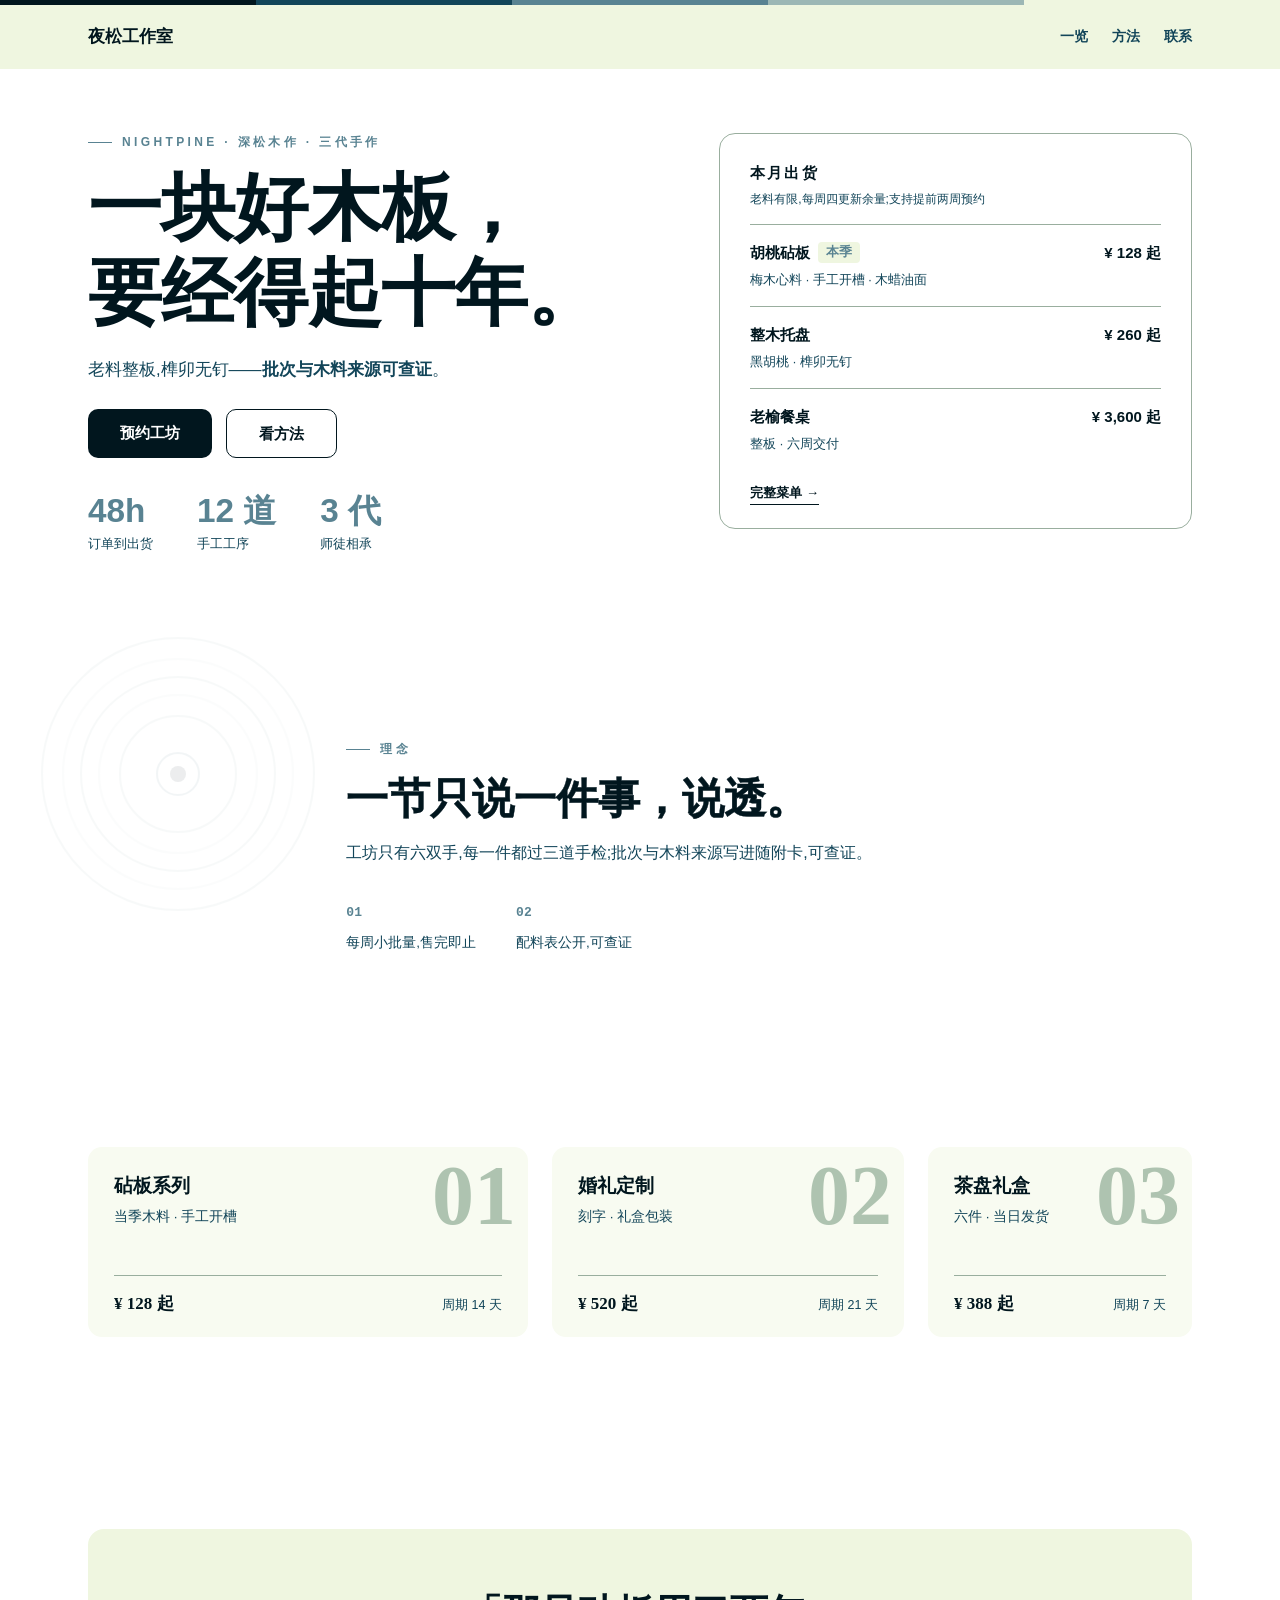
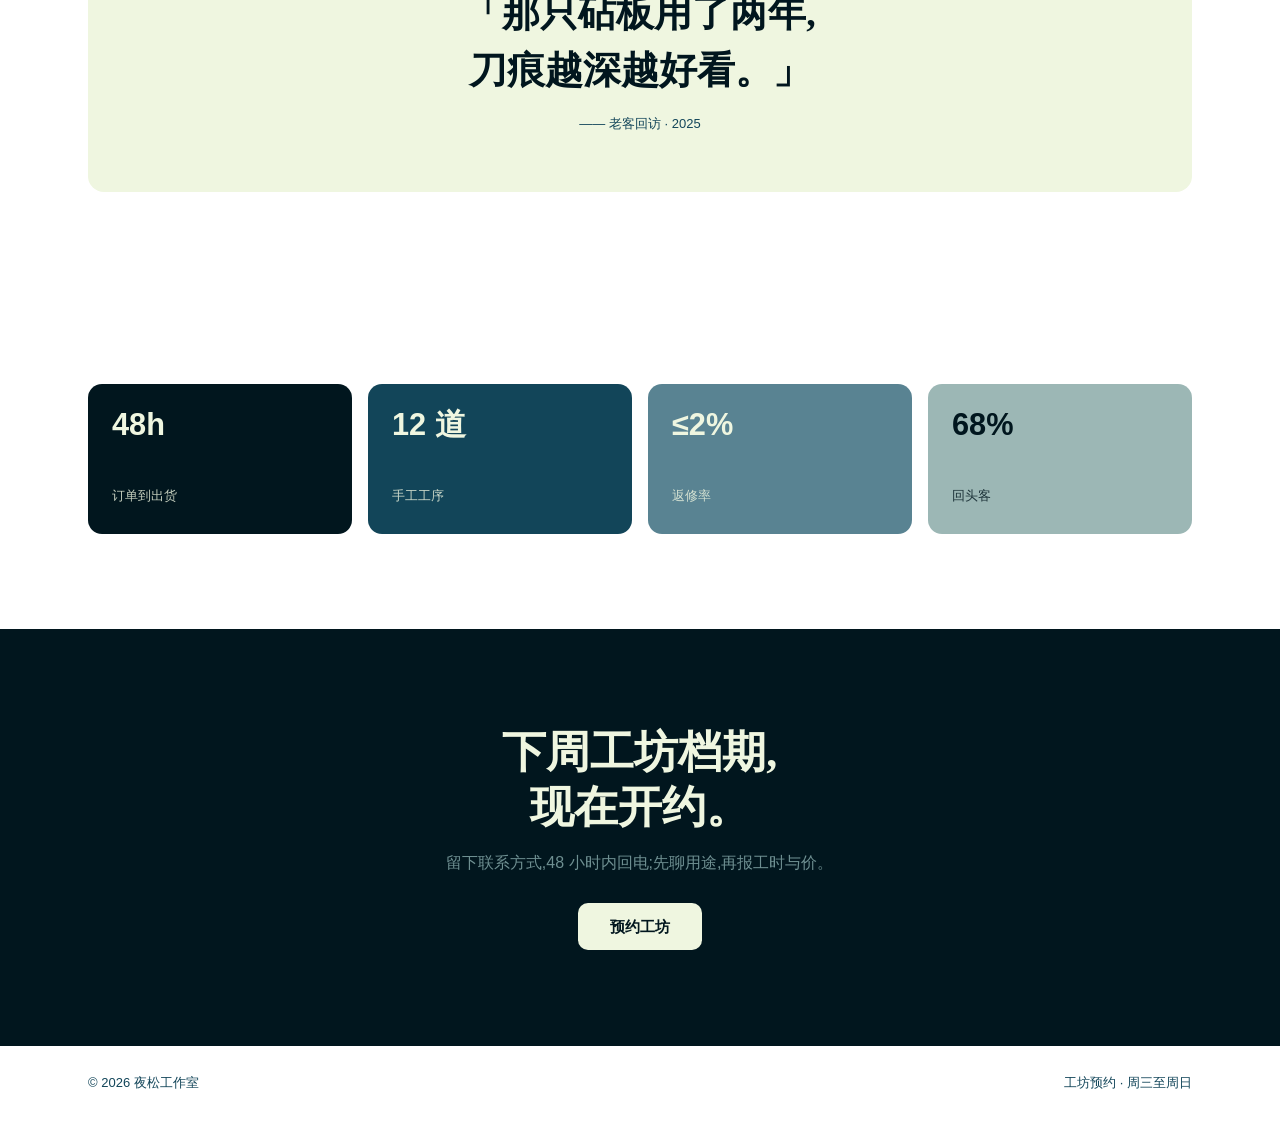
<file: references/exemplars/edit-split-light.html>
<!-- exemplar
kind: landing
register: light
recipe: EDIT-SPLIT
techniques: R2,R5,R9,菜单卡,KPI阶梯
palette: 01161E,124559,598392,AEC3B0,EFF6E0
validated: 四闸 PASS(0P0/0P1/0P2)+渲染评审 v1-v7
regen: python3 scripts/make_exemplars.py(勿手改本文件)
-->
<!DOCTYPE html><html lang="zh-CN"><head><meta charset="utf-8">
<meta name="viewport" content="width=device-width,initial-scale=1"><title>夜松工作室</title>
<!-- recipe-source: EDIT-SPLIT(0.14) 声明色板: 01161E,124559,598392,6E8F91,99AE9E,9CB7B5,AEC3B0,EFF6E0,F8FBF1 跨度序列: 6+5/8/5+4+3/2+8+2/4xKPI/6 明暗: 全浅+深色点缀 -->
<style>:root{
  --night:#01161E;--pale:#EFF6E0;--mist:#6E8F91;--sage:#9CB7B5;
  --surface:#AEC3B0;--ink:#01161E;--ink2:#124559;--accent:#598392;
  --card:#F8FBF1;--line:#99AE9E;
  --serif:'Noto Serif SC','Source Han Serif SC','Songti SC',Georgia,serif;
  --sans:-apple-system,'PingFang SC','Microsoft YaHei','Segoe UI',sans-serif;
  --sans-display:-apple-system,'SF Pro Display','Segoe UI Display','PingFang SC','Microsoft YaHei',sans-serif;
  --display:var(--sans);
  --mono:ui-monospace,'SF Mono',Consolas,monospace;
  --track-display:-0.011em; /* 0.28 展示级紧字距纪律(Linear 式克制;CJK 靠 palt 收标点,此值只动 display 级) */
}
:lang(zh){text-autospace:normal;line-break:strict}
@supports (text-spacing-trim: space-all){
  :lang(zh){text-spacing-trim:space-all} /* 0.28:全角标点挤压渐进增强(Chrome 123+;不支持则原样,clreq 口径) */
}
@supports (container-type: inline-size){
  .wrap{container-type:inline-size} /* 0.33:容器查询渐进底座——组件按所处空间响应,非按视口 */
}
h1,h2{text-wrap:balance}
p{text-wrap:pretty}
:lang(zh) :is(h1,h2,h3){font-feature-settings:"palt" 1}
*{box-sizing:border-box;margin:0;padding:0}
body{background:var(--pale);color:var(--ink);font:400 16px/1.75 var(--sans)}
a{color:inherit;text-decoration:none}
img{max-width:100%;display:block}
.wrap{max-width:1200px;margin:0 auto;padding:0 48px}
.grid{display:grid;grid-template-columns:repeat(12,1fr);gap:24px}
:focus-visible{outline:3px solid var(--sage);outline-offset:3px}
.kicker{display:flex;align-items:center;gap:10px;font:700 12px/1.6 var(--sans);
         letter-spacing:.28em;color:var(--accent-ink,var(--accent));margin-bottom:14px}
.kicker::before{content:"";width:24px;height:1px;background:var(--accent)}
.hairline{border:0;border-top:1px solid var(--line)}
.mono{font:400 12px/1.6 var(--mono);letter-spacing:.05em;opacity:.62}
.btn{display:inline-block;background:var(--ink);color:var(--pale);font:700 15px/1 var(--sans);
      padding:16px 32px;border-radius:10px}
.btn.ghost{background:transparent;color:var(--ink);border:1.5px solid var(--ink)}
.ghost-num{font:900 clamp(96px,12vw,160px)/1 var(--serif);color:transparent;
            -webkit-text-stroke:1px var(--line);pointer-events:none}
.cross{position:absolute;width:11px;height:11px;pointer-events:none}
.cross::before{content:"";position:absolute;left:5px;top:0;width:1px;height:11px;background:var(--ink2);opacity:.5}
.cross::after{content:"";position:absolute;top:5px;left:0;width:11px;height:1px;background:var(--ink2);opacity:.5}
.side-label{position:absolute;writing-mode:vertical-rl;font:600 12.5px/1.8 var(--mono);
             letter-spacing:.3em;color:var(--ink2);opacity:.55;pointer-events:none}
.bg-motif{position:absolute;pointer-events:none;opacity:.07}
.dark .bg-motif{opacity:.12}
section{padding:96px 0}
section .sub{padding:64px 0 0}
table{width:100%;border-collapse:collapse;font-size:14.5px}
th{background:var(--surface);text-align:left;padding:12px 18px;font-weight:700}
td{padding:12px 18px;border-top:1px solid var(--line)}
.num{text-align:right;font-variant-numeric:tabular-nums;font-weight:600}
.lift{transition:transform .22s ease,box-shadow .22s ease}
.lift:hover{transform:translateY(-5px);box-shadow:0 18px 44px rgba(1,22,30,.12)}
@media (prefers-reduced-motion:reduce){.lift,.lift:hover{transform:none;box-shadow:none;transition:none}}
figcaption{font:400 12px/1.6 var(--mono);letter-spacing:.05em;color:var(--ink2);margin-top:10px}
@supports (initial-letter:3){.dropcap>p:first-of-type::first-letter{initial-letter:3 2;
  font:700 1em var(--serif);color:var(--accent-ink,var(--accent));margin-right:10px}}
@media (max-width:900px){.grid>*{grid-column:1/-1!important}section{padding:64px 0}.wrap{padding:0 24px}}
/* ── 动效底座(0.21,M1/M2,渲染实证 _motionlab):终态=无动效版 ── */
/* 0.25 教训:此注释曾漏写关闭符,导致 CSS 注释吞掉其后全部配方规则,产物全裸
   (测试方视觉终审抓出;静态闸只看文本不看样式所以此前测试全绿);
   test_v01400 已加 css 注释与花括号平衡闸防复发 */
.reveal{opacity:0;transform:translateY(24px);transition:opacity .7s ease,transform .7s ease}
.reveal.in{opacity:1;transform:none}
.reveal.d1{transition-delay:.09s}.reveal.d2{transition-delay:.18s}
.btn{transition:transform .18s ease,box-shadow .18s ease}
.btn:hover{transform:translateY(-2px);box-shadow:0 10px 26px rgba(1,22,30,.14)}
@media (prefers-reduced-motion:reduce){.reveal,.btn,.lift{opacity:1;transform:none;transition:none}.reveal:hover{transform:none}}

body{background:#FFFFFF}
.hero{display:grid;grid-template-columns:6fr 5fr;gap:64px;align-items:start;padding:64px 0 88px}
.hero h1{font:800 clamp(40px,5.8vw,76px)/1.14 var(--sans);letter-spacing:var(--track-display);color:var(--ink)}
.hero h1 em{font-style:normal;color:var(--ink2)}
.hero .lede{font-size:16.5px;line-height:1.7;color:var(--ink2);margin:20px 0 26px;max-width:44ch}
.stats{display:flex;gap:44px;margin-top:36px}
.stats .n{font:800 clamp(26px,2.6vw,34px)/1 var(--sans);font-variant-numeric:tabular-nums;
          color:var(--accent-ink,var(--accent))}
.stats .l{font-size:12.5px;color:var(--ink2);margin-top:6px}
.menu-card{border:1px solid var(--line);border-radius:16px;padding:30px 30px 22px;background:#FFFFFF}
.menu-card h3{font:800 15px var(--sans);letter-spacing:.14em;margin-bottom:6px}
.menu-card .season-note{font-size:12px;color:var(--ink2);margin-bottom:14px}
.menu-item{display:flex;justify-content:space-between;align-items:baseline;gap:14px;
           padding:14px 0;border-top:1px solid var(--line)}
.menu-item .mi-name{font:700 15px var(--sans)}
.menu-item .mi-desc{font-size:12.5px;color:var(--ink2);margin-top:3px}
.menu-item .price{font:800 15px var(--sans);font-variant-numeric:tabular-nums;white-space:nowrap}
.menu-item .tag{display:inline-block;font:700 12.5px var(--sans);color:var(--accent-ink,var(--accent));
                background:var(--pale);border-radius:4px;padding:2px 8px;margin-left:8px;
                vertical-align:2px}
.menu-more{display:inline-block;margin-top:14px;font:700 13px var(--sans);color:var(--ink);
           border-bottom:1.5px solid var(--ink);padding-bottom:2px}
.claim{max-width:66ch;margin:0 auto}
.claim h2{font:700 clamp(28px,3.4vw,42px)/1.25 var(--serif);margin-bottom:14px;
          -webkit-text-stroke:.4px currentColor}
.claim-points{display:flex;gap:40px;margin-top:30px;flex-wrap:wrap}
.claim-points>div{max-width:230px}
.claim-points .no{font:700 13px var(--mono);color:var(--accent-ink,var(--accent))}
.claim-points p{font-size:13.5px;color:var(--ink2);margin-top:6px}
.features{display:grid;grid-template-columns:5fr 4fr 3fr;gap:24px}
.cat-chip{display:inline-block;font:700 12.5px var(--sans);letter-spacing:.08em;
          border-radius:4px;padding:3px 9px;margin-bottom:14px}
.quoteband{grid-column:1/-1;background:var(--pale);border-radius:16px;padding:56px 40px}
.quote{max-width:40ch;margin:0 auto;text-align:center}
.quote p{font:700 clamp(24px,3vw,38px)/1.5 var(--serif)}
.kpis{display:grid;grid-template-columns:repeat(4,1fr);gap:16px}
.kpi{border-radius:14px;padding:26px 24px;min-height:150px;display:flex;flex-direction:column;
     justify-content:space-between}
.kpi .n{font:800 clamp(26px,2.4vw,34px)/1 var(--sans);font-variant-numeric:tabular-nums}
.kpi .l{font-size:12.5px;margin-top:8px;opacity:.82}
.dark-cta{background:var(--night);color:var(--pale)}
@media (max-width:900px){.hero{grid-template-columns:1fr}.kpis{grid-template-columns:1fr 1fr}}
@supports (container-type: inline-size){
  /* 0.33 断点戏剧:窄容器有自己的构图——出货清单先行(移动用户先要有什么,再看为什么);非视口口径 */
  @container (max-width: 720px){
    .hero{display:flex;flex-direction:column-reverse;gap:40px}
    .stats{gap:28px}
  }
}
</style></head><body>
<div style='display:flex;height:5px' aria-hidden='true'><span style='flex:1;background:#01161E'></span><span style='flex:1;background:#124559'></span><span style='flex:1;background:#598392'></span><span style='flex:1;background:#9CB7B5'></span><span style='flex:1;background:#EFF6E0'></span></div>
<header style="background:var(--pale)"><div class="wrap" style="display:flex;justify-content:space-between;align-items:center;padding-top:20px;padding-bottom:20px"><a href="#" style="font:700 17px var(--serif);color:var(--night)">夜松工作室</a><nav style="display:flex;gap:24px;font-size:13.5px;font-weight:600"><a style="color:var(--ink2)" href="#s1">一览</a><a style="color:var(--ink2)" href="#s2">方法</a><a style="color:var(--ink2)" href="#cta">联系</a></nav></div></header>
<div class="wrap"><section class="hero" style="position:relative">
  <!-- 0.31:孤立 cross 记号撤除(judge round-3/4 两次点名:无对齐锚点无语义;BLUEPRINT 成对角标不受影响) -->
  <div><p class="kicker">NIGHTPINE · 深松木作 · 三代手作</p>
    <h1 class="reveal">一块好木板，<br>要经得起十年。</h1>
    <p class="lede reveal d1">老料整板,榫卯无钉——<b>批次与木料来源可查证</b>。</p>
    <div style="display:flex;gap:14px;margin-bottom:8px">
      <a class="btn" style="background:var(--night);color:#fff" href="#cta">预约工坊</a>
      <a class="btn ghost" href="#s1">看方法</a></div>
    <div class="stats">
      <div><div class="n">48h</div><div class="l">订单到出货</div></div>
      <div><div class="n">12 道</div><div class="l">手工工序</div></div>
      <div><div class="n">3 代</div><div class="l">师徒相承</div></div></div></div>
  <aside class="menu-card reveal d2">
    <h3>本月出货</h3>
    <p class="season-note">老料有限,每周四更新余量;支持提前两周预约</p>
    <div class="menu-item"><div><span class="mi-name">胡桃砧板</span><span class="tag">本季</span>
      <p class="mi-desc">梅木心料 · 手工开槽 · 木蜡油面</p></div><span class="price">¥ 128 起</span></div>
    <div class="menu-item"><div><span class="mi-name">整木托盘</span>
      <p class="mi-desc">黑胡桃 · 榫卯无钉</p></div><span class="price">¥ 260 起</span></div>
    <div class="menu-item"><div><span class="mi-name">老榆餐桌</span>
      <p class="mi-desc">整板 · 六周交付</p></div><span class="price">¥ 3,600 起</span></div>
    <a class="menu-more" href="#s1">完整菜单 →</a>
  </aside>
</section>
<section class="sub" id="s1" style="position:relative">
  <div class="bg-motif" style="left:-60px;top:-20px"><svg width='300' height='300' viewBox='0 0 300 300' aria-hidden='true' style='display:block'><g fill='none' stroke='#9CB7B5' stroke-width='2'><circle cx='150.0' cy='150.0' r='136.0' stroke-opacity=''/><circle cx='150.0' cy='150.0' r='115.0' stroke-opacity='.5'/><circle cx='150.0' cy='150.0' r='97.0' stroke-opacity=''/><circle cx='150.0' cy='150.0' r='79.0' stroke-opacity='.5'/><circle cx='150.0' cy='150.0' r='58.0' stroke-opacity=''/></g><g fill='none' stroke='#598392' stroke-width='2'><circle cx='150.0' cy='150.0' r='21.000000000000004'/></g><circle cx='150.0' cy='150.0' r='8.0' fill='#01161E'/></svg></div>
  <div class="claim" style="position:relative">
  <p class="kicker">理念</p><h2>一节只说一件事，说透。</h2>
  <p style="color:var(--ink2)">工坊只有六双手,每一件都过三道手检;批次与木料来源写进随附卡,可查证。</p>
  <div class="claim-points">
    <div><span class="no">01</span><p>每周小批量,售完即止</p></div>
    <div><span class="no">02</span><p>配料表公开,可查证</p></div></div></div></section>
<section class="sub"><div class="features">
  <article class="lift" style="background:var(--card);border-radius:14px;padding:26px 26px 20px;position:relative;overflow:hidden;display:flex;flex-direction:column;min-height:190px"><span style="position:absolute;right:12px;top:0;font:900 84px var(--serif);color:var(--surface)">01</span><h3 style="font:800 19px var(--serif);position:relative">砧板系列</h3><p style="font-size:13.5px;color:var(--ink2);position:relative;margin-top:6px">当季木料 · 手工开槽</p><div style="margin-top:auto;padding-top:16px;border-top:1px solid var(--line);display:flex;justify-content:space-between;align-items:baseline;position:relative"><span style="font:800 17px var(--serif)">¥ 128 起</span><span style="font-size:12.5px;color:var(--ink2)">周期 14 天</span></div></article>
  <article class="lift" style="background:var(--card);border-radius:14px;padding:26px 26px 20px;position:relative;overflow:hidden;display:flex;flex-direction:column;min-height:190px"><span style="position:absolute;right:12px;top:0;font:900 84px var(--serif);color:var(--surface)">02</span><h3 style="font:800 19px var(--serif);position:relative">婚礼定制</h3><p style="font-size:13.5px;color:var(--ink2);position:relative;margin-top:6px">刻字 · 礼盒包装</p><div style="margin-top:auto;padding-top:16px;border-top:1px solid var(--line);display:flex;justify-content:space-between;align-items:baseline;position:relative"><span style="font:800 17px var(--serif)">¥ 520 起</span><span style="font-size:12.5px;color:var(--ink2)">周期 21 天</span></div></article>
  <article class="lift" style="background:var(--card);border-radius:14px;padding:26px 26px 20px;position:relative;overflow:hidden;display:flex;flex-direction:column;min-height:190px"><span style="position:absolute;right:12px;top:0;font:900 84px var(--serif);color:var(--surface)">03</span><h3 style="font:800 19px var(--serif);position:relative">茶盘礼盒</h3><p style="font-size:13.5px;color:var(--ink2);position:relative;margin-top:6px">六件 · 当日发货</p><div style="margin-top:auto;padding-top:16px;border-top:1px solid var(--line);display:flex;justify-content:space-between;align-items:baseline;position:relative"><span style="font:800 17px var(--serif)">¥ 388 起</span><span style="font-size:12.5px;color:var(--ink2)">周期 7 天</span></div></article></div></section>
<section class="sub"><div class="grid"><div class="quoteband"><div class="quote">
  <p>「那只砧板用了两年,刀痕越深越好看。」</p>
  <footer style="margin-top:14px;font-size:13px;color:var(--ink2)">—— 老客回访 · 2025</footer>
</div></div></div></section>
<section class="sub"><div class="kpis"><div class="kpi" style="background:#01161E;color:var(--pale)"><span class="n">48h</span><span class="l">订单到出货</span></div><div class="kpi" style="background:#124559;color:var(--pale)"><span class="n">12 道</span><span class="l">手工工序</span></div><div class="kpi" style="background:#598392;color:var(--pale)"><span class="n">≤2%</span><span class="l">返修率</span></div><div class="kpi" style="background:#9CB7B5;color:var(--ink)"><span class="n">68%</span><span class="l">回头客</span></div></div></section>
</div>
<section class="dark-cta" id="cta"><div class="wrap" style="max-width:66ch;text-align:center">
  <h2 style="font:800 clamp(28px,3.6vw,44px)/1.25 var(--serif)">下周工坊档期,现在开约。</h2>
  <p style="color:var(--mist);margin:14px 0 26px">留下联系方式,48 小时内回电;先聊用途,再报工时与价。</p>
  <a class="btn" style="background:var(--pale);color:var(--night)" href="#">预约工坊</a></div></section>
<footer><div class="wrap" style="padding-top:26px;padding-bottom:40px;font-size:13px;color:var(--ink2);
  display:flex;justify-content:space-between;flex-wrap:wrap;gap:10px">
  <span>© 2026 夜松工作室</span><!-- 0.30:引擎署名撤出可见页脚(配方 EDIT-SPLIT·四闸 PASS·本页实测) --><span>工坊预约 · 周三至周日</span></div></footer>
<script>const __io=new IntersectionObserver((es)=>{es.forEach((e)=>{if(e.isIntersecting){e.target.classList.add("in");__io.unobserve(e.target)}})},{threshold:.12});document.querySelectorAll(".reveal").forEach((el)=>__io.observe(el));</script></body></html>
</file>
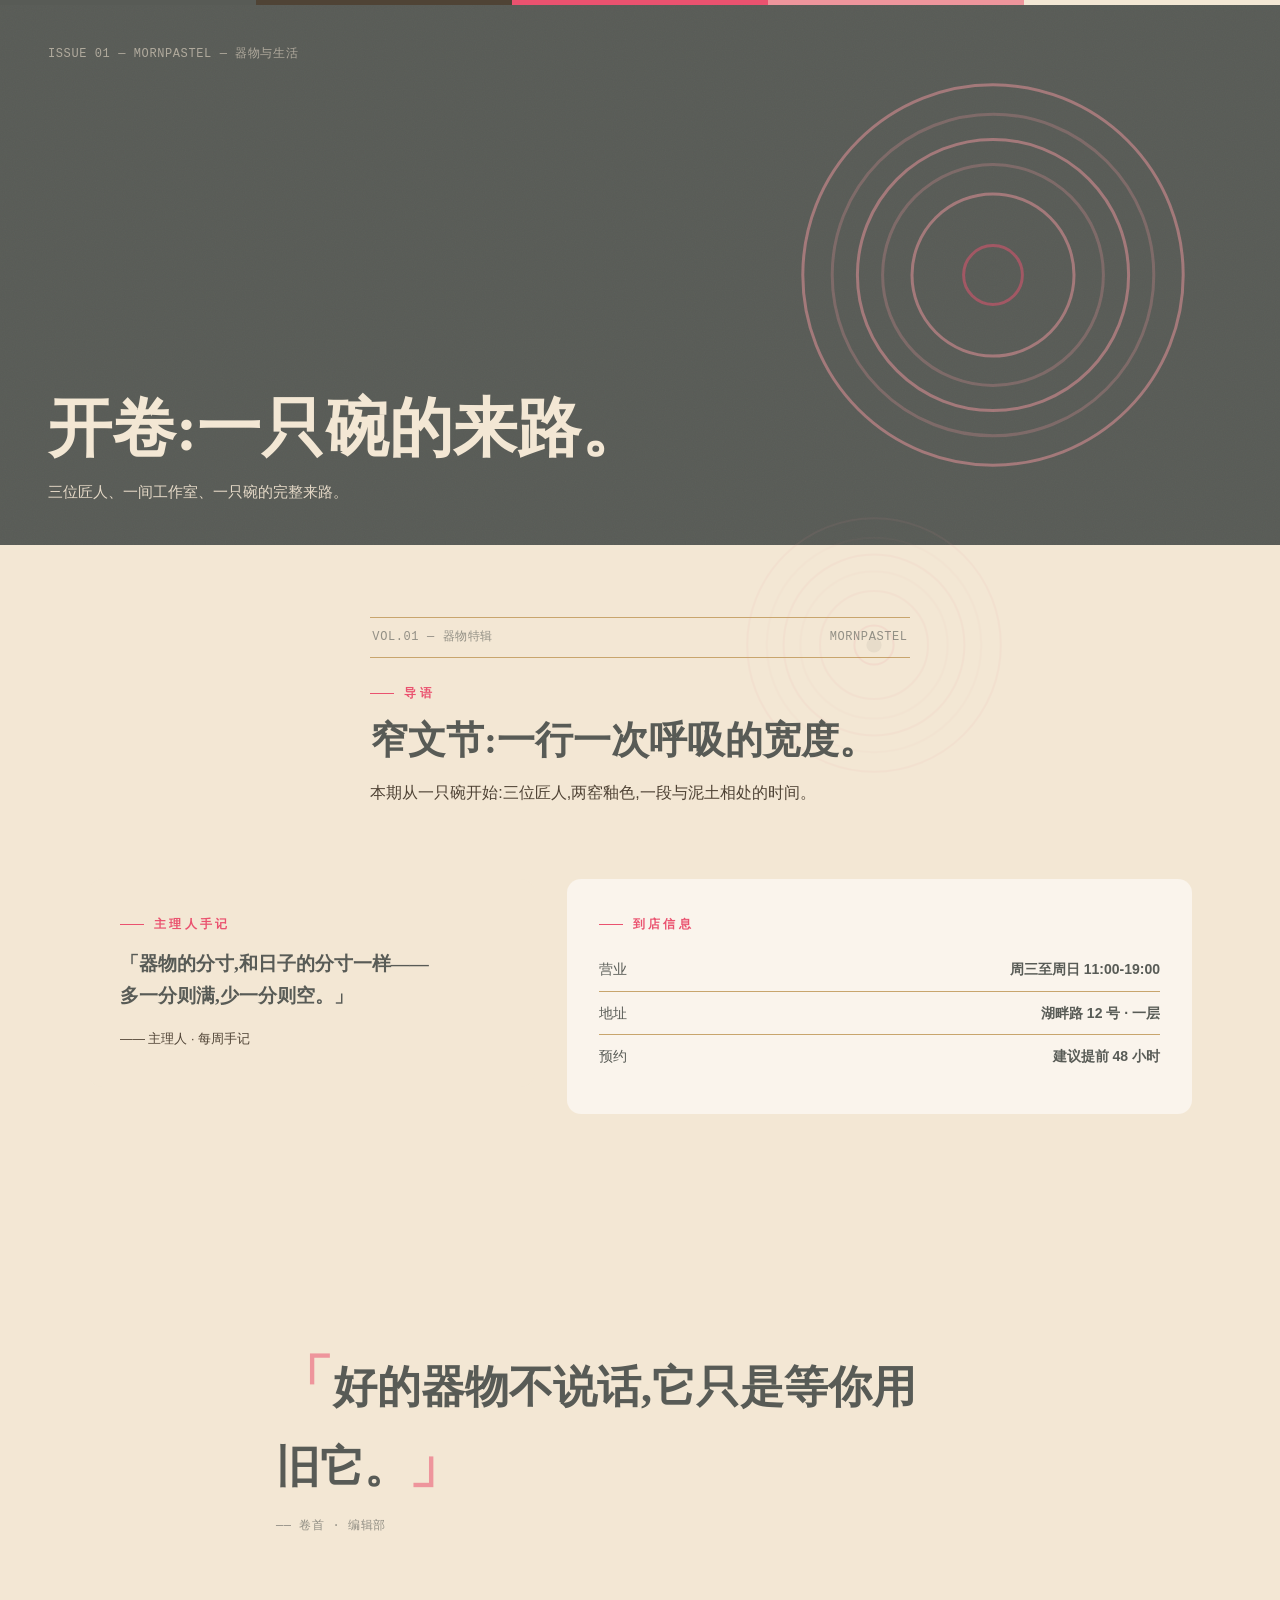
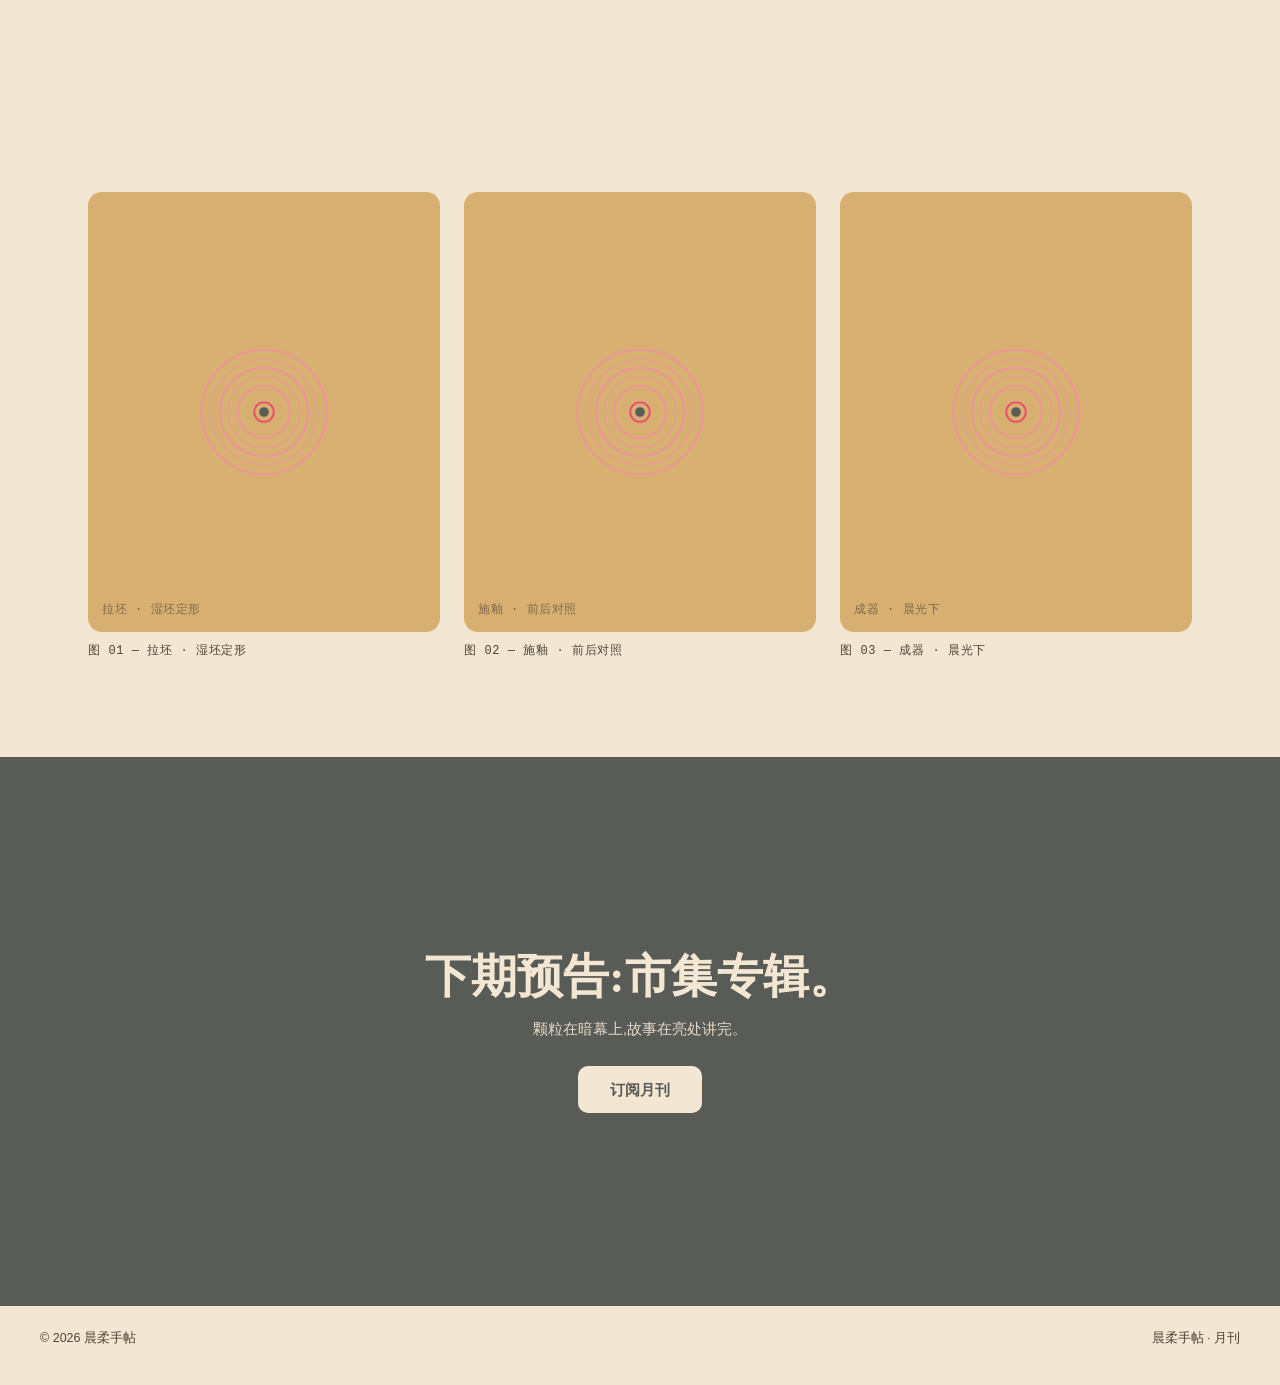
<file: references/exemplars/editorial-mag-light.html>
<!-- exemplar
kind: editorial
register: light
recipe: EDITORIAL-MAG
techniques: R1,R6,R9,出血,窄文,三联
palette: EA526F,D7AF70,937D64,585B56,F3E7D4
validated: 四闸 PASS(0P0/0P1/0P2)+渲染评审 v1-v7
regen: python3 scripts/make_exemplars.py(勿手改本文件)
-->
<!DOCTYPE html><html lang="zh-CN"><head><meta charset="utf-8">
<meta name="viewport" content="width=device-width,initial-scale=1"><title>晨柔手帖</title>
<!-- recipe-source: EDITORIAL-MAG(0.14) 声明色板: 4F4335,585B56,C8A56D,D7AF70,E5D9C7,EA526F,EE959C,F3E7D4,FAF4EC 裁切: 16:9/3:2/4:5 -->
<style>:root{
  --night:#585B56;--pale:#F3E7D4;--mist:#E5D9C7;--sage:#EE959C;
  --surface:#D7AF70;--ink:#585B56;--ink2:#4F4335;--accent:#EA526F;
  --card:#FAF4EC;--line:#C8A56D;
  --serif:'Noto Serif SC','Source Han Serif SC','Songti SC',Georgia,serif;
  --sans:-apple-system,'PingFang SC','Microsoft YaHei','Segoe UI',sans-serif;
  --sans-display:-apple-system,'SF Pro Display','Segoe UI Display','PingFang SC','Microsoft YaHei',sans-serif;
  --display:var(--sans);
  --mono:ui-monospace,'SF Mono',Consolas,monospace;
  --track-display:-0.011em; /* 0.28 展示级紧字距纪律(Linear 式克制;CJK 靠 palt 收标点,此值只动 display 级) */
}
:lang(zh){text-autospace:normal;line-break:strict}
@supports (text-spacing-trim: space-all){
  :lang(zh){text-spacing-trim:space-all} /* 0.28:全角标点挤压渐进增强(Chrome 123+;不支持则原样,clreq 口径) */
}
@supports (container-type: inline-size){
  .wrap{container-type:inline-size} /* 0.33:容器查询渐进底座——组件按所处空间响应,非按视口 */
}
h1,h2{text-wrap:balance}
p{text-wrap:pretty}
:lang(zh) :is(h1,h2,h3){font-feature-settings:"palt" 1}
*{box-sizing:border-box;margin:0;padding:0}
body{background:var(--pale);color:var(--ink);font:400 16px/1.75 var(--sans)}
a{color:inherit;text-decoration:none}
img{max-width:100%;display:block}
.wrap{max-width:1200px;margin:0 auto;padding:0 48px}
.grid{display:grid;grid-template-columns:repeat(12,1fr);gap:24px}
:focus-visible{outline:3px solid var(--sage);outline-offset:3px}
.kicker{display:flex;align-items:center;gap:10px;font:700 12px/1.6 var(--sans);
         letter-spacing:.28em;color:var(--accent-ink,var(--accent));margin-bottom:14px}
.kicker::before{content:"";width:24px;height:1px;background:var(--accent)}
.hairline{border:0;border-top:1px solid var(--line)}
.mono{font:400 12px/1.6 var(--mono);letter-spacing:.05em;opacity:.62}
.btn{display:inline-block;background:var(--ink);color:var(--pale);font:700 15px/1 var(--sans);
      padding:16px 32px;border-radius:10px}
.btn.ghost{background:transparent;color:var(--ink);border:1.5px solid var(--ink)}
.ghost-num{font:900 clamp(96px,12vw,160px)/1 var(--serif);color:transparent;
            -webkit-text-stroke:1px var(--line);pointer-events:none}
.cross{position:absolute;width:11px;height:11px;pointer-events:none}
.cross::before{content:"";position:absolute;left:5px;top:0;width:1px;height:11px;background:var(--ink2);opacity:.5}
.cross::after{content:"";position:absolute;top:5px;left:0;width:11px;height:1px;background:var(--ink2);opacity:.5}
.side-label{position:absolute;writing-mode:vertical-rl;font:600 12.5px/1.8 var(--mono);
             letter-spacing:.3em;color:var(--ink2);opacity:.55;pointer-events:none}
.bg-motif{position:absolute;pointer-events:none;opacity:.07}
.dark .bg-motif{opacity:.12}
section{padding:96px 0}
section .sub{padding:64px 0 0}
table{width:100%;border-collapse:collapse;font-size:14.5px}
th{background:var(--surface);text-align:left;padding:12px 18px;font-weight:700}
td{padding:12px 18px;border-top:1px solid var(--line)}
.num{text-align:right;font-variant-numeric:tabular-nums;font-weight:600}
.lift{transition:transform .22s ease,box-shadow .22s ease}
.lift:hover{transform:translateY(-5px);box-shadow:0 18px 44px rgba(88,91,86,.12)}
@media (prefers-reduced-motion:reduce){.lift,.lift:hover{transform:none;box-shadow:none;transition:none}}
figcaption{font:400 12px/1.6 var(--mono);letter-spacing:.05em;color:var(--ink2);margin-top:10px}
@supports (initial-letter:3){.dropcap>p:first-of-type::first-letter{initial-letter:3 2;
  font:700 1em var(--serif);color:var(--accent-ink,var(--accent));margin-right:10px}}
@media (max-width:900px){.grid>*{grid-column:1/-1!important}section{padding:64px 0}.wrap{padding:0 24px}}
/* ── 动效底座(0.21,M1/M2,渲染实证 _motionlab):终态=无动效版 ── */
/* 0.25 教训:此注释曾漏写关闭符,导致 CSS 注释吞掉其后全部配方规则,产物全裸
   (测试方视觉终审抓出;静态闸只看文本不看样式所以此前测试全绿);
   test_v01400 已加 css 注释与花括号平衡闸防复发 */
.reveal{opacity:0;transform:translateY(24px);transition:opacity .7s ease,transform .7s ease}
.reveal.in{opacity:1;transform:none}
.reveal.d1{transition-delay:.09s}.reveal.d2{transition-delay:.18s}
.btn{transition:transform .18s ease,box-shadow .18s ease}
.btn:hover{transform:translateY(-2px);box-shadow:0 10px 26px rgba(88,91,86,.14)}
@media (prefers-reduced-motion:reduce){.reveal,.btn,.lift{opacity:1;transform:none;transition:none}.reveal:hover{transform:none}}

.bleed{height:60vh;background:var(--night);position:relative;overflow:hidden;
        display:flex;align-items:flex-end}
.bleed::after{content:"";position:absolute;inset:0;background-image:url("data:image/svg+xml,%3Csvg xmlns='http://www.w3.org/2000/svg' width='240' height='240'%3E%3Cfilter id='n'%3E%3CfeTurbulence type='fractalNoise' baseFrequency='0.9' numOctaves='2'/%3E%3C/filter%3E%3Crect width='240' height='240' filter='url(%23n)' opacity='0.55'/%3E%3C/svg%3E");opacity:.07}
.bleed .art{position:absolute;right:6vw;top:50%;transform:translateY(-50%);opacity:.5}
.bleed .meta{position:absolute;left:48px;top:40px;z-index:2;color:var(--mist)}
.bleed .cap{position:relative;z-index:2;color:var(--mist);padding:0 48px 40px;width:100%}
.narrow{max-width:66ch;margin:0 auto;padding:72px 24px}
.narrow h2{font:800 clamp(26px,3vw,38px)/1.25 var(--serif);margin:10px 0 14px}
.offset{display:grid;grid-template-columns:5fr 7fr;gap:32px;align-items:start}
.offset .drop{margin-bottom:-64px;position:relative;z-index:2}
.pull{grid-column:3/span 9;padding:64px 0}
.pull p{font:700 clamp(26px,3.6vw,44px)/1.4 var(--serif)}
.tri{display:grid;grid-template-columns:repeat(3,1fr);gap:24px}
.close-bar{background:var(--night);color:var(--pale)}
@media (max-width:900px){.offset{grid-template-columns:1fr}.tri{grid-template-columns:1fr}.bleed{height:48vh}}
</style></head><body>
<div style='display:flex;height:5px' aria-hidden='true'><span style='flex:1;background:#585B56'></span><span style='flex:1;background:#4F4335'></span><span style='flex:1;background:#EA526F'></span><span style='flex:1;background:#EE959C'></span><span style='flex:1;background:#F3E7D4'></span></div>
<div class="bleed">
  <span class="meta mono">ISSUE 01 — MORNPASTEL — 器物与生活</span>
  <div class="art"><svg width='420' height='420' viewBox='0 0 420 420' aria-hidden='true' style='display:block'><g fill='none' stroke='#EE959C' stroke-width='3'><circle cx='210.0' cy='210.0' r='190.20000000000002' stroke-opacity=''/><circle cx='210.0' cy='210.0' r='160.8' stroke-opacity='.5'/><circle cx='210.0' cy='210.0' r='135.6' stroke-opacity=''/><circle cx='210.0' cy='210.0' r='110.4' stroke-opacity='.5'/><circle cx='210.0' cy='210.0' r='81.0' stroke-opacity=''/></g><g fill='none' stroke='#EA526F' stroke-width='3'><circle cx='210.0' cy='210.0' r='29.400000000000002'/></g><circle cx='210.0' cy='210.0' r='10.4' fill='#585B56'/></svg></div>
  <div class="cap">
    <h1 class="reveal" style="font:900 clamp(34px,5vw,64px)/1.15 var(--serif);color:var(--pale);max-width:20ch">开卷:一只碗的来路。</h1>
    <p class="reveal d1" style="margin-top:14px;font-size:14.5px;max-width:44ch">三位匠人、一间工作室、一只碗的完整来路。</p></div></div>
<div class="narrow dropcap" style="position:relative">
  <div class="bg-motif" style="right:-80px;top:-40px"><svg width='280' height='280' viewBox='0 0 280 280' aria-hidden='true' style='display:block'><g fill='none' stroke='#EE959C' stroke-width='2'><circle cx='140.0' cy='140.0' r='126.80000000000001' stroke-opacity=''/><circle cx='140.0' cy='140.0' r='107.2' stroke-opacity='.5'/><circle cx='140.0' cy='140.0' r='90.4' stroke-opacity=''/><circle cx='140.0' cy='140.0' r='73.60000000000001' stroke-opacity='.5'/><circle cx='140.0' cy='140.0' r='54.0' stroke-opacity=''/></g><g fill='none' stroke='#EA526F' stroke-width='2'><circle cx='140.0' cy='140.0' r='19.6'/></g><circle cx='140.0' cy='140.0' r='7.6000000000000005' fill='#585B56'/></svg></div>
  <div style="display:flex;justify-content:space-between;align-items:baseline;border-top:1px solid var(--line);
       border-bottom:1px solid var(--line);padding:10px 2px;margin-bottom:26px">
    <span class="mono">VOL.01 — 器物特辑</span><span class="mono">MORNPASTEL</span></div>
  <p class="kicker" style="position:relative">导语</p>
  <h2 style="position:relative">窄文节:一行一次呼吸的宽度。</h2>
  <p style="color:var(--ink2)">本期从一只碗开始:三位匠人,两窑釉色,一段与泥土相处的时间。</p>
</div>
<div class="wrap"><section style="padding-top:0"><div class="offset">
  <div style="background:var(--pale);border-radius:14px;padding:36px 32px">
    <p class="kicker">主理人手记</p>
    <p style="font:700 19px/1.7 var(--serif)">「器物的分寸,和日子的分寸一样——<br>多一分则满,少一分则空。」</p>
    <footer style="margin-top:16px;font-size:12.5px;color:var(--ink2)">—— 主理人 · 每周手记</footer></div>
  <div class="drop" style="background:var(--card);border-radius:14px;padding:36px 32px">
    <p class="kicker">到店信息</p>
    <div style="display:flex;justify-content:space-between;padding:9px 0;border-bottom:1px solid var(--line);font-size:14px">
      <span>营业</span><b>周三至周日 11:00-19:00</b></div>
    <div style="display:flex;justify-content:space-between;padding:9px 0;border-bottom:1px solid var(--line);font-size:14px">
      <span>地址</span><b style="text-align:right">湖畔路 12 号 · 一层</b></div>
    <div style="display:flex;justify-content:space-between;padding:9px 0;font-size:14px">
      <span>预约</span><b>建议提前 48 小时</b></div></div>
</div></section>
<section class="sub"><div class="grid"><div class="pull">
  <p><span style="color:var(--sage);font-size:1.3em">「</span>好的器物不说话,它只是等你用旧它。<span style="color:var(--sage);font-size:1.3em">」</span></p>
  <footer class="mono" style="margin-top:14px">—— 卷首 · 编辑部</footer></div></div></section>
<section class="sub"><div class="tri">
  <figure style="margin:0"><div style='aspect-ratio:4/5;background:var(--surface);border-radius:14px;position:relative;display:flex;align-items:center;justify-content:center'><svg width='140' height='140' viewBox='0 0 140 140' aria-hidden='true' style='display:block'><g fill='none' stroke='#EE959C' stroke-width='2'><circle cx='70.0' cy='70.0' r='62.400000000000006' stroke-opacity=''/><circle cx='70.0' cy='70.0' r='52.6' stroke-opacity='.5'/><circle cx='70.0' cy='70.0' r='44.2' stroke-opacity=''/><circle cx='70.0' cy='70.0' r='35.800000000000004' stroke-opacity='.5'/><circle cx='70.0' cy='70.0' r='26.0' stroke-opacity=''/></g><g fill='none' stroke='#EA526F' stroke-width='2'><circle cx='70.0' cy='70.0' r='9.8'/></g><circle cx='70.0' cy='70.0' r='4.800000000000001' fill='#585B56'/></svg><span class='mono' style='position:absolute;left:14px;bottom:12px;color:var(--ink2)'>拉坯 · 湿坯定形</span></div><figcaption>图 01 — 拉坯 · 湿坯定形</figcaption></figure>
  <figure style="margin:0"><div style='aspect-ratio:4/5;background:var(--surface);border-radius:14px;position:relative;display:flex;align-items:center;justify-content:center'><svg width='140' height='140' viewBox='0 0 140 140' aria-hidden='true' style='display:block'><g fill='none' stroke='#EE959C' stroke-width='2'><circle cx='70.0' cy='70.0' r='62.400000000000006' stroke-opacity=''/><circle cx='70.0' cy='70.0' r='52.6' stroke-opacity='.5'/><circle cx='70.0' cy='70.0' r='44.2' stroke-opacity=''/><circle cx='70.0' cy='70.0' r='35.800000000000004' stroke-opacity='.5'/><circle cx='70.0' cy='70.0' r='26.0' stroke-opacity=''/></g><g fill='none' stroke='#EA526F' stroke-width='2'><circle cx='70.0' cy='70.0' r='9.8'/></g><circle cx='70.0' cy='70.0' r='4.800000000000001' fill='#585B56'/></svg><span class='mono' style='position:absolute;left:14px;bottom:12px;color:var(--ink2)'>施釉 · 前后对照</span></div><figcaption>图 02 — 施釉 · 前后对照</figcaption></figure>
  <figure style="margin:0"><div style='aspect-ratio:4/5;background:var(--surface);border-radius:14px;position:relative;display:flex;align-items:center;justify-content:center'><svg width='140' height='140' viewBox='0 0 140 140' aria-hidden='true' style='display:block'><g fill='none' stroke='#EE959C' stroke-width='2'><circle cx='70.0' cy='70.0' r='62.400000000000006' stroke-opacity=''/><circle cx='70.0' cy='70.0' r='52.6' stroke-opacity='.5'/><circle cx='70.0' cy='70.0' r='44.2' stroke-opacity=''/><circle cx='70.0' cy='70.0' r='35.800000000000004' stroke-opacity='.5'/><circle cx='70.0' cy='70.0' r='26.0' stroke-opacity=''/></g><g fill='none' stroke='#EA526F' stroke-width='2'><circle cx='70.0' cy='70.0' r='9.8'/></g><circle cx='70.0' cy='70.0' r='4.800000000000001' fill='#585B56'/></svg><span class='mono' style='position:absolute;left:14px;bottom:12px;color:var(--ink2)'>成器 · 晨光下</span></div><figcaption>图 03 — 成器 · 晨光下</figcaption></figure>
</div></section></div>
<section class="close-bar" id="cta"><div class="wrap" style="text-align:center;padding:96px 24px">
  <h2 style="font:800 clamp(28px,3.8vw,46px)/1.22 var(--serif)">下期预告:市集专辑。</h2>
  <p style="color:var(--mist);margin:12px 0 24px;font-size:14.5px">颗粒在暗幕上,故事在亮处讲完。</p>
  <a class="btn" style="background:var(--pale);color:var(--night)" href="#">订阅月刊</a></div></section>
<footer><div class="wrap" style="padding:22px 0 36px;font-size:12.5px;color:var(--ink2);display:flex;justify-content:space-between">
  <span>© 2026 晨柔手帖</span><!-- 0.30:引擎署名撤出可见页脚(配方 EDITORIAL-MAG) --><span>晨柔手帖 · 月刊</span></div></footer>
<script>const __io=new IntersectionObserver((es)=>{es.forEach((e)=>{if(e.isIntersecting){e.target.classList.add("in");__io.unobserve(e.target)}})},{threshold:.12});document.querySelectorAll(".reveal").forEach((el)=>__io.observe(el));</script></body></html>
</file>
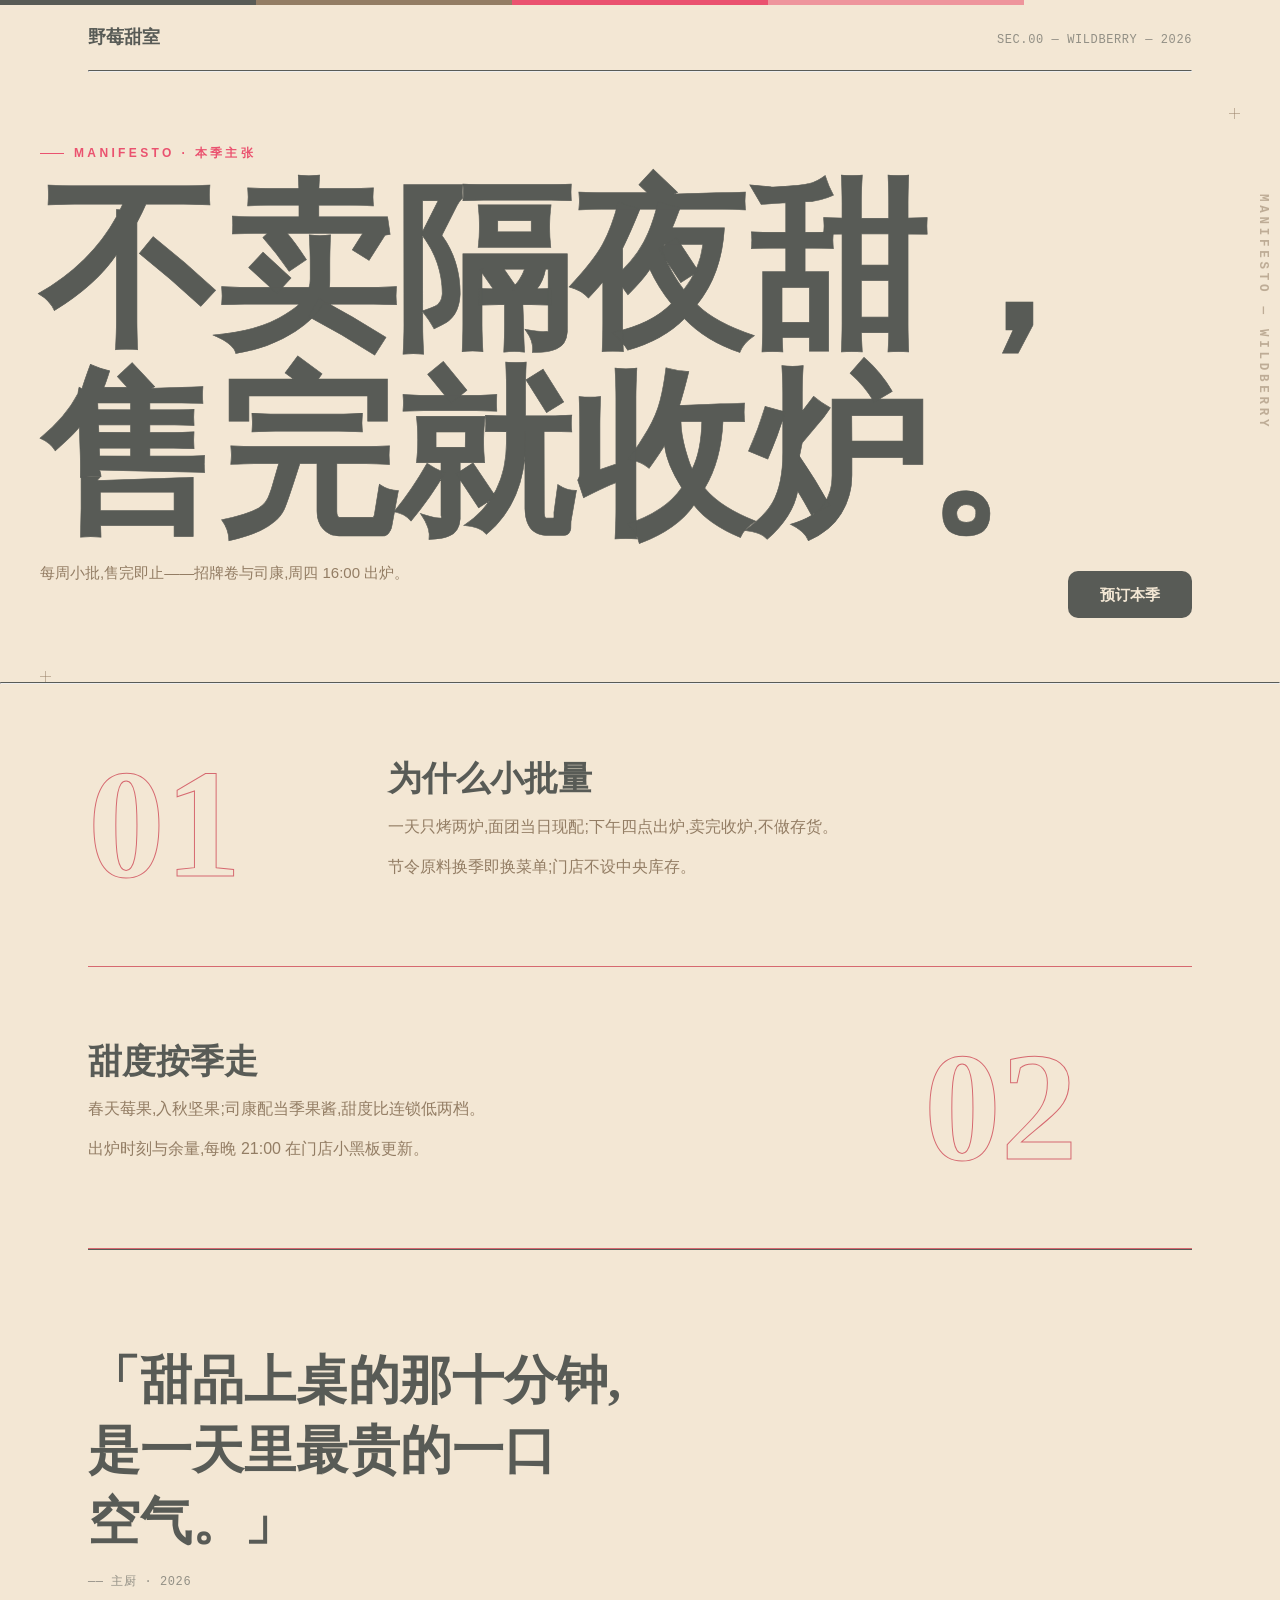
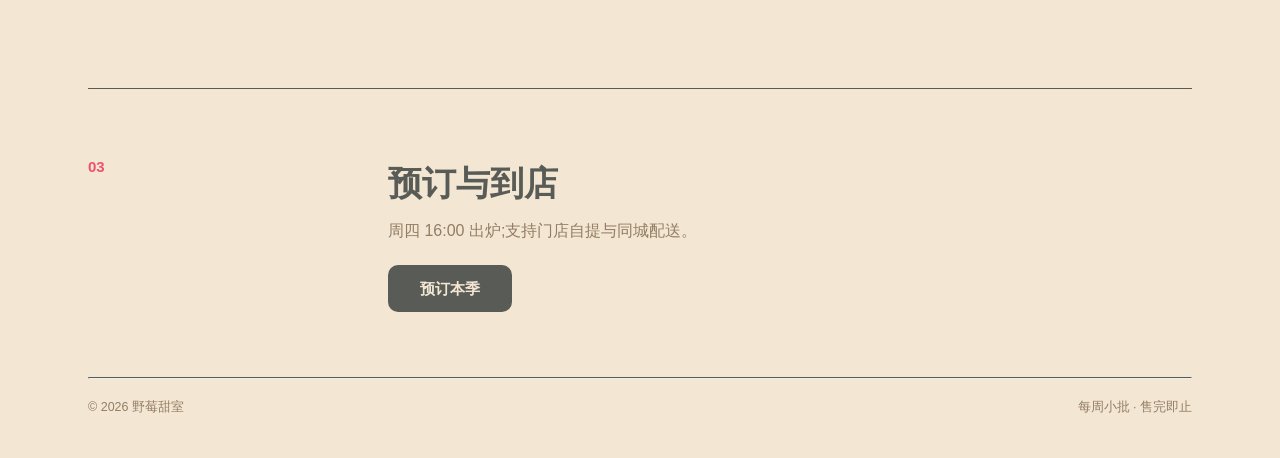
<file: references/exemplars/swiss-poster-light.html>
<!-- exemplar
kind: poster
register: light
recipe: SWISS-POSTER
techniques: R2,R4,巨字,3+9交替,幽灵序号
palette: EA526F,E76B74,D7AF70,937D64,585B56
validated: 四闸 PASS(0P0/0P1/0P2)+渲染评审 v1-v7
regen: python3 scripts/make_exemplars.py(勿手改本文件)
-->
<!DOCTYPE html><html lang="zh-CN"><head><meta charset="utf-8">
<meta name="viewport" content="width=device-width,initial-scale=1"><title>野莓甜室</title>
<!-- recipe-source: SWISS-POSTER(0.14) 声明色板: 585B56,937D64,D66970,E3D5C1,E76B74,EA526F,EE959C,F3E7D4,FAF4EC 间距档: 120/80/48 -->
<style>:root{
  --night:#585B56;--pale:#F3E7D4;--mist:#E3D5C1;--sage:#EE959C;
  --surface:#E76B74;--ink:#585B56;--ink2:#937D64;--accent:#EA526F;
  --card:#FAF4EC;--line:#D66970;
  --serif:'Noto Serif SC','Source Han Serif SC','Songti SC',Georgia,serif;
  --sans:-apple-system,'PingFang SC','Microsoft YaHei','Segoe UI',sans-serif;
  --sans-display:-apple-system,'SF Pro Display','Segoe UI Display','PingFang SC','Microsoft YaHei',sans-serif;
  --display:var(--sans);
  --mono:ui-monospace,'SF Mono',Consolas,monospace;
  --track-display:-0.011em; /* 0.28 展示级紧字距纪律(Linear 式克制;CJK 靠 palt 收标点,此值只动 display 级) */
}
:lang(zh){text-autospace:normal;line-break:strict}
@supports (text-spacing-trim: space-all){
  :lang(zh){text-spacing-trim:space-all} /* 0.28:全角标点挤压渐进增强(Chrome 123+;不支持则原样,clreq 口径) */
}
@supports (container-type: inline-size){
  .wrap{container-type:inline-size} /* 0.33:容器查询渐进底座——组件按所处空间响应,非按视口 */
}
h1,h2{text-wrap:balance}
p{text-wrap:pretty}
:lang(zh) :is(h1,h2,h3){font-feature-settings:"palt" 1}
*{box-sizing:border-box;margin:0;padding:0}
body{background:var(--pale);color:var(--ink);font:400 16px/1.75 var(--sans)}
a{color:inherit;text-decoration:none}
img{max-width:100%;display:block}
.wrap{max-width:1200px;margin:0 auto;padding:0 48px}
.grid{display:grid;grid-template-columns:repeat(12,1fr);gap:24px}
:focus-visible{outline:3px solid var(--sage);outline-offset:3px}
.kicker{display:flex;align-items:center;gap:10px;font:700 12px/1.6 var(--sans);
         letter-spacing:.28em;color:var(--accent-ink,var(--accent));margin-bottom:14px}
.kicker::before{content:"";width:24px;height:1px;background:var(--accent)}
.hairline{border:0;border-top:1px solid var(--line)}
.mono{font:400 12px/1.6 var(--mono);letter-spacing:.05em;opacity:.62}
.btn{display:inline-block;background:var(--ink);color:var(--pale);font:700 15px/1 var(--sans);
      padding:16px 32px;border-radius:10px}
.btn.ghost{background:transparent;color:var(--ink);border:1.5px solid var(--ink)}
.ghost-num{font:900 clamp(96px,12vw,160px)/1 var(--serif);color:transparent;
            -webkit-text-stroke:1px var(--line);pointer-events:none}
.cross{position:absolute;width:11px;height:11px;pointer-events:none}
.cross::before{content:"";position:absolute;left:5px;top:0;width:1px;height:11px;background:var(--ink2);opacity:.5}
.cross::after{content:"";position:absolute;top:5px;left:0;width:11px;height:1px;background:var(--ink2);opacity:.5}
.side-label{position:absolute;writing-mode:vertical-rl;font:600 12.5px/1.8 var(--mono);
             letter-spacing:.3em;color:var(--ink2);opacity:.55;pointer-events:none}
.bg-motif{position:absolute;pointer-events:none;opacity:.07}
.dark .bg-motif{opacity:.12}
section{padding:96px 0}
section .sub{padding:64px 0 0}
table{width:100%;border-collapse:collapse;font-size:14.5px}
th{background:var(--surface);text-align:left;padding:12px 18px;font-weight:700}
td{padding:12px 18px;border-top:1px solid var(--line)}
.num{text-align:right;font-variant-numeric:tabular-nums;font-weight:600}
.lift{transition:transform .22s ease,box-shadow .22s ease}
.lift:hover{transform:translateY(-5px);box-shadow:0 18px 44px rgba(88,91,86,.12)}
@media (prefers-reduced-motion:reduce){.lift,.lift:hover{transform:none;box-shadow:none;transition:none}}
figcaption{font:400 12px/1.6 var(--mono);letter-spacing:.05em;color:var(--ink2);margin-top:10px}
@supports (initial-letter:3){.dropcap>p:first-of-type::first-letter{initial-letter:3 2;
  font:700 1em var(--serif);color:var(--accent-ink,var(--accent));margin-right:10px}}
@media (max-width:900px){.grid>*{grid-column:1/-1!important}section{padding:64px 0}.wrap{padding:0 24px}}
/* ── 动效底座(0.21,M1/M2,渲染实证 _motionlab):终态=无动效版 ── */
/* 0.25 教训:此注释曾漏写关闭符,导致 CSS 注释吞掉其后全部配方规则,产物全裸
   (测试方视觉终审抓出;静态闸只看文本不看样式所以此前测试全绿);
   test_v01400 已加 css 注释与花括号平衡闸防复发 */
.reveal{opacity:0;transform:translateY(24px);transition:opacity .7s ease,transform .7s ease}
.reveal.in{opacity:1;transform:none}
.reveal.d1{transition-delay:.09s}.reveal.d2{transition-delay:.18s}
.btn{transition:transform .18s ease,box-shadow .18s ease}
.btn:hover{transform:translateY(-2px);box-shadow:0 10px 26px rgba(88,91,86,.14)}
@media (prefers-reduced-motion:reduce){.reveal,.btn,.lift{opacity:1;transform:none;transition:none}.reveal:hover{transform:none}}

/* 0.28:body 级正字距已废除(clreq 不给中文正文加字距;全局 0.01em=隐性松散)——display 级走 --track-display */
.rule{border-top:1px solid var(--ink)}
.masthead{display:flex;justify-content:space-between;align-items:baseline;padding:20px 0}
.giant{font:700 clamp(64px,14vw,200px)/1.04 var(--serif);letter-spacing:var(--track-display);
       -webkit-text-stroke:.6px currentColor}
.poster{padding:72px 0 96px;position:relative}
.poster .cta{position:absolute;right:48px;bottom:64px}
.sec3x9{display:grid;grid-template-columns:3fr 9fr;gap:32px;padding:64px 0}
.sec9x3{display:grid;grid-template-columns:9fr 3fr;gap:32px;padding:64px 0}
.sec3x9 .no,.sec9x3 .no{font:900 15px var(--sans);color:var(--accent)}
.sec3x9 h2,.sec9x3 h2{font:800 clamp(24px,2.8vw,34px)/1.25 var(--serif);margin:10px 0 12px}
.bigquote{padding:96px 0;border-top:1px solid var(--ink);border-bottom:1px solid var(--ink)}
.bigquote p{font:700 clamp(28px,4.4vw,52px)/1.35 var(--serif);max-width:22ch}
@media (max-width:900px){.sec3x9,.sec9x3{grid-template-columns:1fr}.poster .cta{position:static;margin-top:24px}}
</style></head><body>
<div style='display:flex;height:5px' aria-hidden='true'><span style='flex:1;background:#585B56'></span><span style='flex:1;background:#937D64'></span><span style='flex:1;background:#EA526F'></span><span style='flex:1;background:#EE959C'></span><span style='flex:1;background:#F3E7D4'></span></div>
<div class="wrap"><header class="masthead">
  <strong style="font:700 18px var(--serif)">野莓甜室</strong>
  <span class="mono">SEC.00 — WILDBERRY — 2026</span></header>
<hr class="rule"></div>
<div class="wrap poster" style="position:relative">
  <span class="cross" style="right:0;top:36px"></span>
  <span class="cross" style="left:0;bottom:0"></span>
  <span class="side-label" style="right:-34px;top:20%">MANIFESTO — WILDBERRY</span>
  <p class="kicker">MANIFESTO · 本季主张</p>
  <h1 class="giant reveal">不卖隔夜甜，<br>售完就收炉。</h1>
  <p class="giant-cap reveal d1" style="max-width:92%;margin-top:10px;font-size:15px;color:var(--ink2)">每周小批,售完即止——招牌卷与司康,周四 16:00 出炉。</p>
  <a class="btn cta" href="#cta">预订本季</a></div>
<hr class="rule">
<div class="wrap"><section class="sec3x9">
  <div><span class="ghost-num" style="display:block">01</span></div>
  <div><h2>为什么小批量</h2><p style="color:var(--ink2);max-width:60ch">一天只烤两炉,面团当日现配;下午四点出炉,卖完收炉,不做存货。</p>
  <p style="color:var(--ink2);max-width:60ch;margin-top:12px">节令原料换季即换菜单;门店不设中央库存。</p></div>
</section><hr class="hairline">
<section class="sec9x3">
  <div><h2>甜度按季走</h2><p style="color:var(--ink2);max-width:60ch">春天莓果,入秋坚果;司康配当季果酱,甜度比连锁低两档。</p>
  <p style="color:var(--ink2);max-width:60ch;margin-top:12px">出炉时刻与余量,每晚 21:00 在门店小黑板更新。</p></div>
  <div><span class="ghost-num" style="display:block">02</span></div>
</section><hr class="hairline">
<section class="bigquote"><p>「甜品上桌的那十分钟,是一天里最贵的一口空气。」</p>
  <footer style="margin-top:16px" class="mono">—— 主厨 · 2026</footer></section>
<section class="sec3x9" id="cta">
  <div><span class="no">03</span></div>
  <div><h2>预订与到店</h2>
    <p style="color:var(--ink2);max-width:48ch;margin-bottom:20px">周四 16:00 出炉;支持门店自提与同城配送。</p>
    <a class="btn" href="#">预订本季</a></div>
</section></div>
<footer><div class="wrap" style="padding-bottom:40px"><hr class="rule">
  <div style="display:flex;justify-content:space-between;padding-top:18px;font-size:12.5px;color:var(--ink2)">
  <span>© 2026 野莓甜室</span><!-- 0.30:引擎署名撤出可见页脚(配方 SWISS-POSTER) --><span>每周小批 · 售完即止</span></div></footer>
<script>const __io=new IntersectionObserver((es)=>{es.forEach((e)=>{if(e.isIntersecting){e.target.classList.add("in");__io.unobserve(e.target)}})},{threshold:.12});document.querySelectorAll(".reveal").forEach((el)=>__io.observe(el));</script></body></html>
</file>
